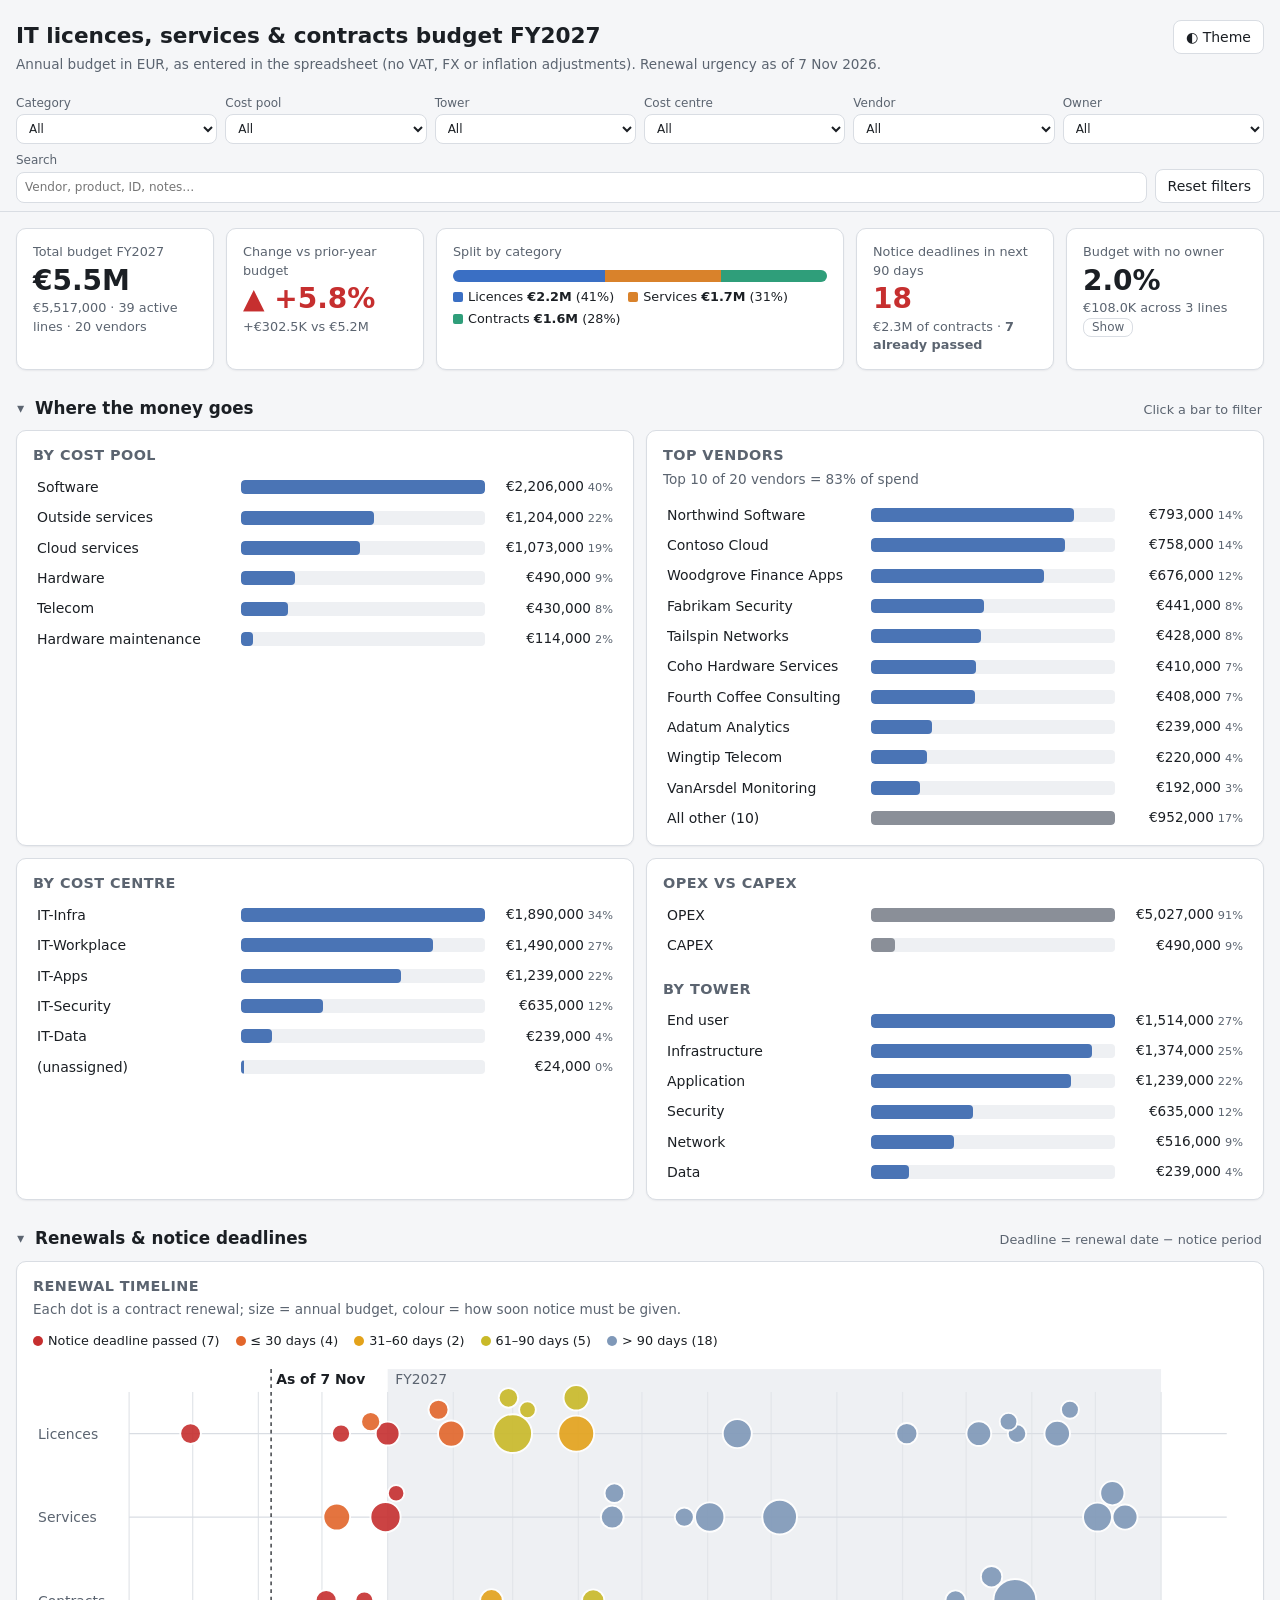
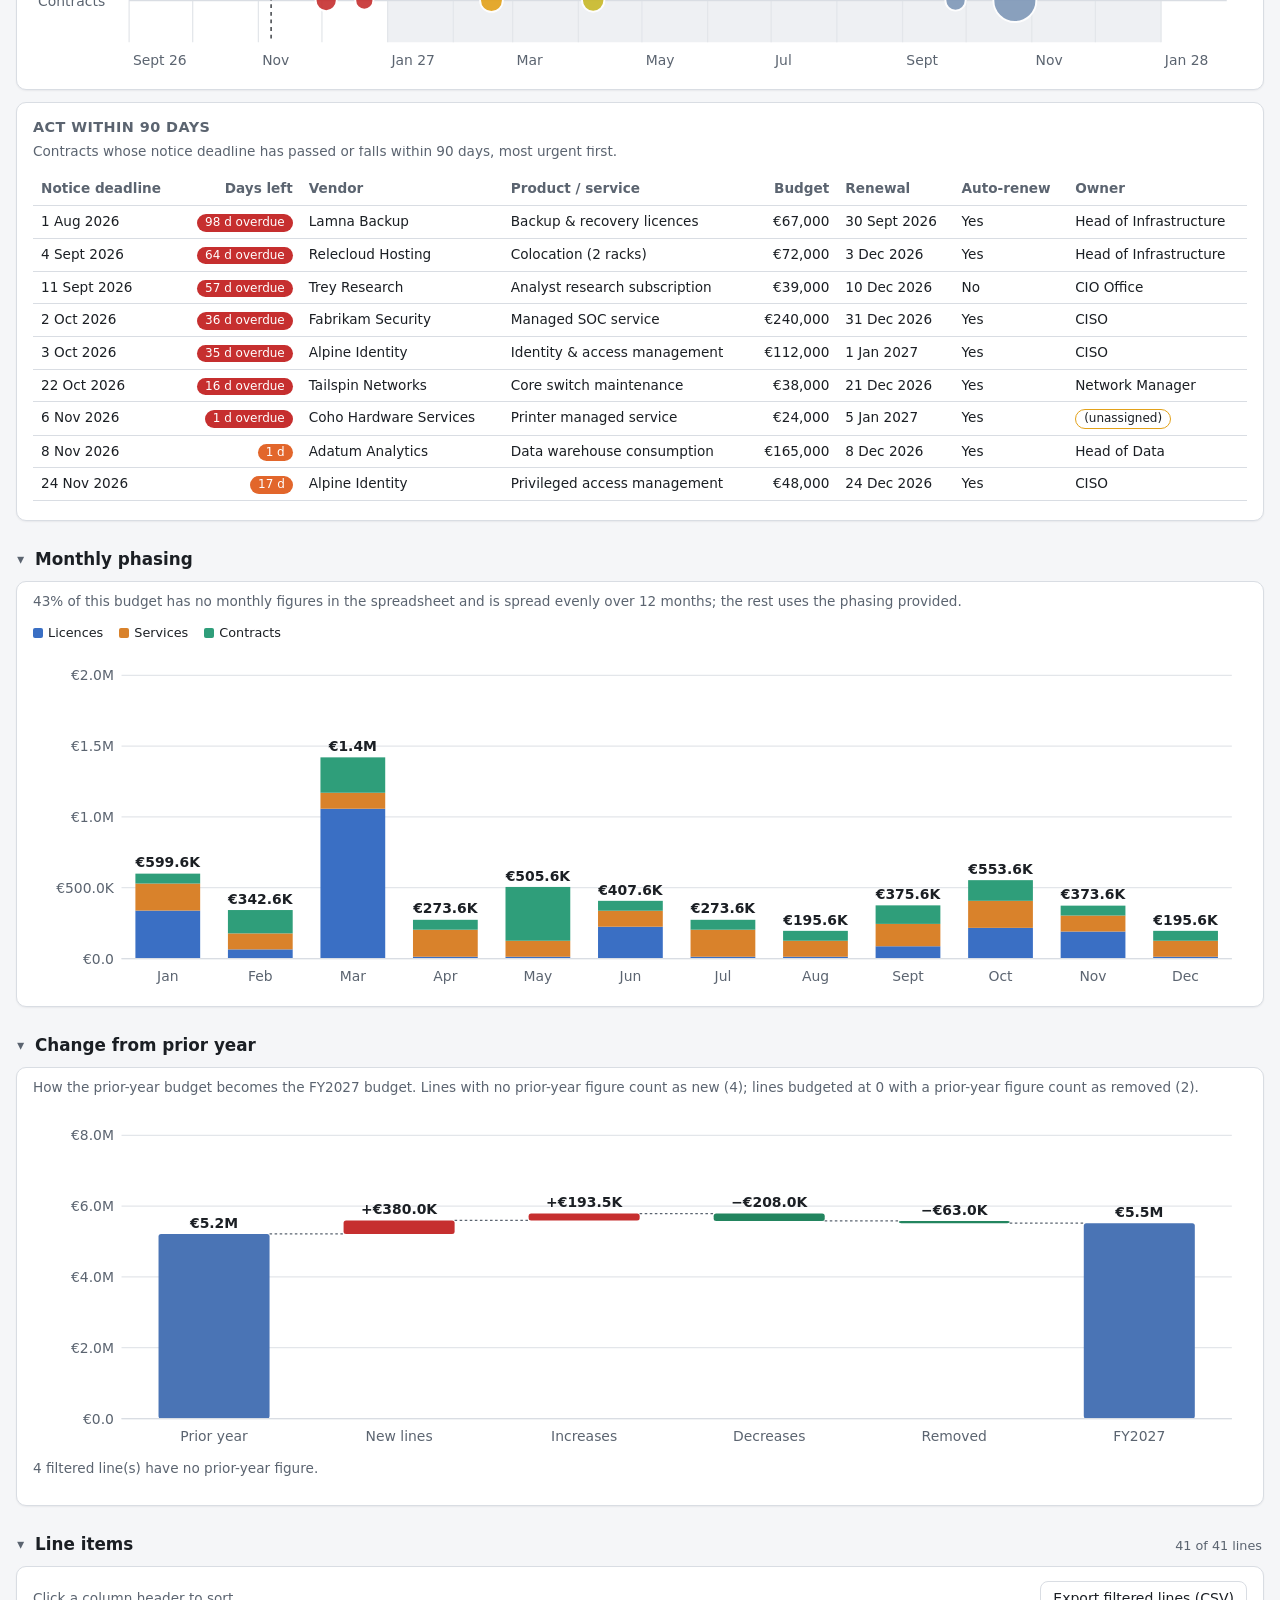
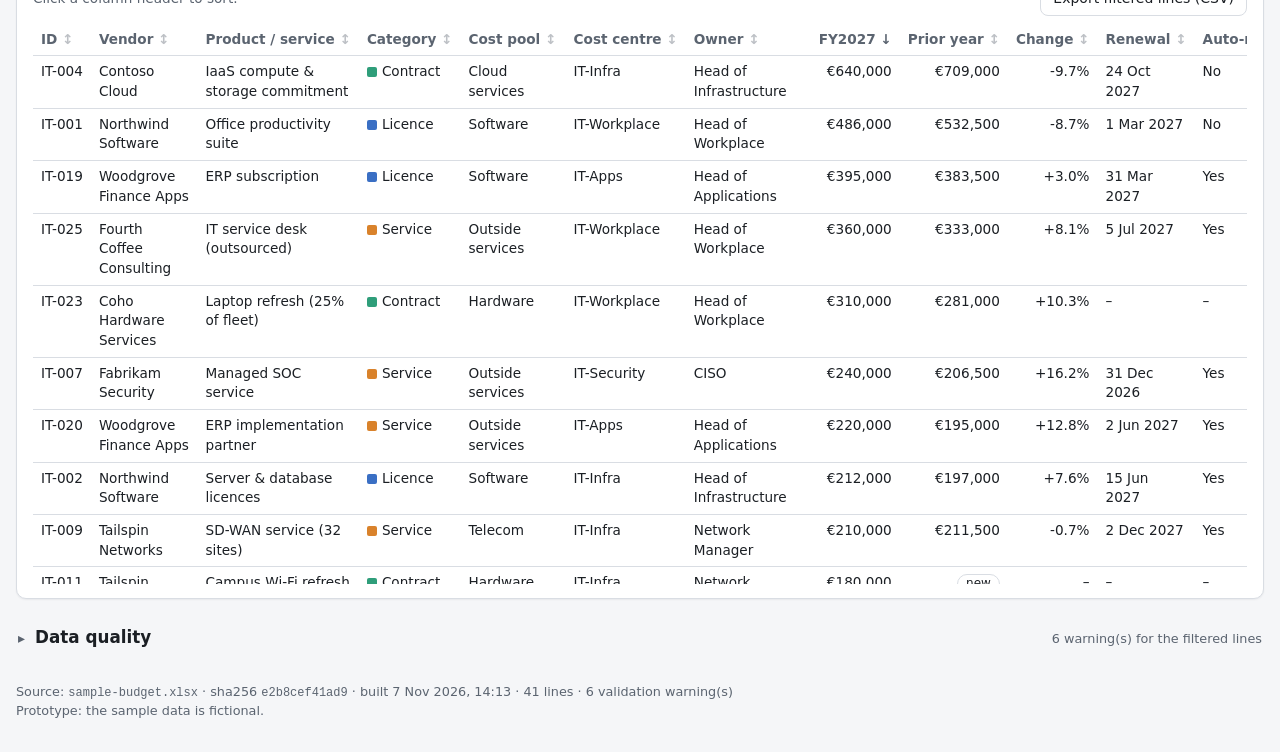
<file: projects/it-budget-dashboard/site/index.html>
<!doctype html>
<html lang="en">
<head>
  <meta charset="utf-8">
  <meta name="viewport" content="width=device-width, initial-scale=1">
  <title>IT Budget Dashboard</title>
  <meta name="description" content="Corporate IT licences, services and contracts budget for the coming year.">
  <link rel="stylesheet" href="styles.css">
</head>
<body>
  <a class="skip" href="#lines">Skip to line items</a>

  <header class="page-header">
    <div>
      <h1>IT licences, services &amp; contracts budget <span id="budget-year"></span></h1>
      <p class="basis" id="cost-basis"></p>
    </div>
    <button type="button" class="theme-toggle" id="theme-toggle" aria-label="Toggle light or dark theme">◐ Theme</button>
  </header>

  <!-- Global filters: the equivalent of dashboard template variables. Every view below respects them. -->
  <section class="filters" aria-label="Filters">
    <div class="filter-grid" id="filter-grid"></div>
    <div class="filter-actions">
      <label class="search">
        <span>Search</span>
        <input type="search" id="filter-q" placeholder="Vendor, product, ID, notes…" autocomplete="off">
      </label>
      <button type="button" id="filter-reset" class="btn-secondary">Reset filters</button>
    </div>
    <div class="chips" id="active-chips" aria-live="polite"></div>
  </section>

  <main>
    <!-- 1. Headline numbers -->
    <section class="kpis" id="kpis" aria-label="Headline figures"></section>

    <!-- 2. Where the money goes -->
    <details class="section" open>
      <summary><h2>Where the money goes</h2><span class="hint">Click a bar to filter</span></summary>
      <div class="grid grid-2">
        <article class="card"><h3>By cost pool</h3><div id="chart-pool" class="hbars"></div></article>
        <article class="card"><h3>Top vendors</h3><p class="sub" id="vendor-concentration"></p><div id="chart-vendor" class="hbars"></div></article>
        <article class="card"><h3>By cost centre</h3><div id="chart-cc" class="hbars"></div></article>
        <article class="card"><h3>OPEX vs CAPEX</h3><div id="chart-capex" class="hbars"></div>
          <h3 class="mt">By tower</h3><div id="chart-tower" class="hbars"></div></article>
      </div>
    </details>

    <!-- 3. Renewals -->
    <details class="section" open>
      <summary><h2>Renewals &amp; notice deadlines</h2><span class="hint">Deadline = renewal date − notice period</span></summary>
      <article class="card">
        <h3>Renewal timeline</h3>
        <p class="sub">Each dot is a contract renewal; size = annual budget, colour = how soon notice must be given.</p>
        <div class="legend" id="urgency-legend"></div>
        <div id="chart-timeline" class="svg-wrap"></div>
      </article>
      <article class="card">
        <h3>Act within 90 days</h3>
        <div class="table-wrap"><table id="table-renewals"></table></div>
      </article>
    </details>

    <!-- 4. Phasing -->
    <details class="section" open>
      <summary><h2>Monthly phasing</h2></summary>
      <article class="card">
        <p class="sub" id="phasing-note"></p>
        <div class="legend" id="category-legend"></div>
        <div id="chart-phasing" class="svg-wrap"></div>
      </article>
    </details>

    <!-- 5. Year over year -->
    <details class="section" open>
      <summary><h2>Change from prior year</h2></summary>
      <article class="card">
        <p class="sub" id="bridge-note"></p>
        <div id="chart-bridge" class="svg-wrap"></div>
      </article>
    </details>

    <!-- 6. Line items -->
    <details class="section" open id="lines">
      <summary><h2>Line items</h2><span class="hint" id="line-count"></span></summary>
      <article class="card">
        <div class="table-toolbar">
          <span class="sub">Click a column header to sort.</span>
          <button type="button" id="export-csv" class="btn-secondary">Export filtered lines (CSV)</button>
        </div>
        <div class="table-wrap tall"><table id="table-lines"></table></div>
      </article>
    </details>

    <!-- 7. Data quality -->
    <details class="section" id="quality">
      <summary><h2>Data quality</h2><span class="hint" id="quality-hint"></span></summary>
      <div class="grid grid-2">
        <article class="card"><h3>Coverage</h3><div id="quality-metrics" class="hbars"></div></article>
        <article class="card"><h3>Validation warnings</h3><div class="table-wrap"><table id="table-issues"></table></div></article>
      </div>
    </details>
  </main>

  <footer class="page-footer" id="footer"></footer>
  <div class="tooltip" id="tooltip" role="tooltip" hidden></div>

  <script src="data.js"></script>
  <script src="app.js"></script>
</body>
</html>
</file>
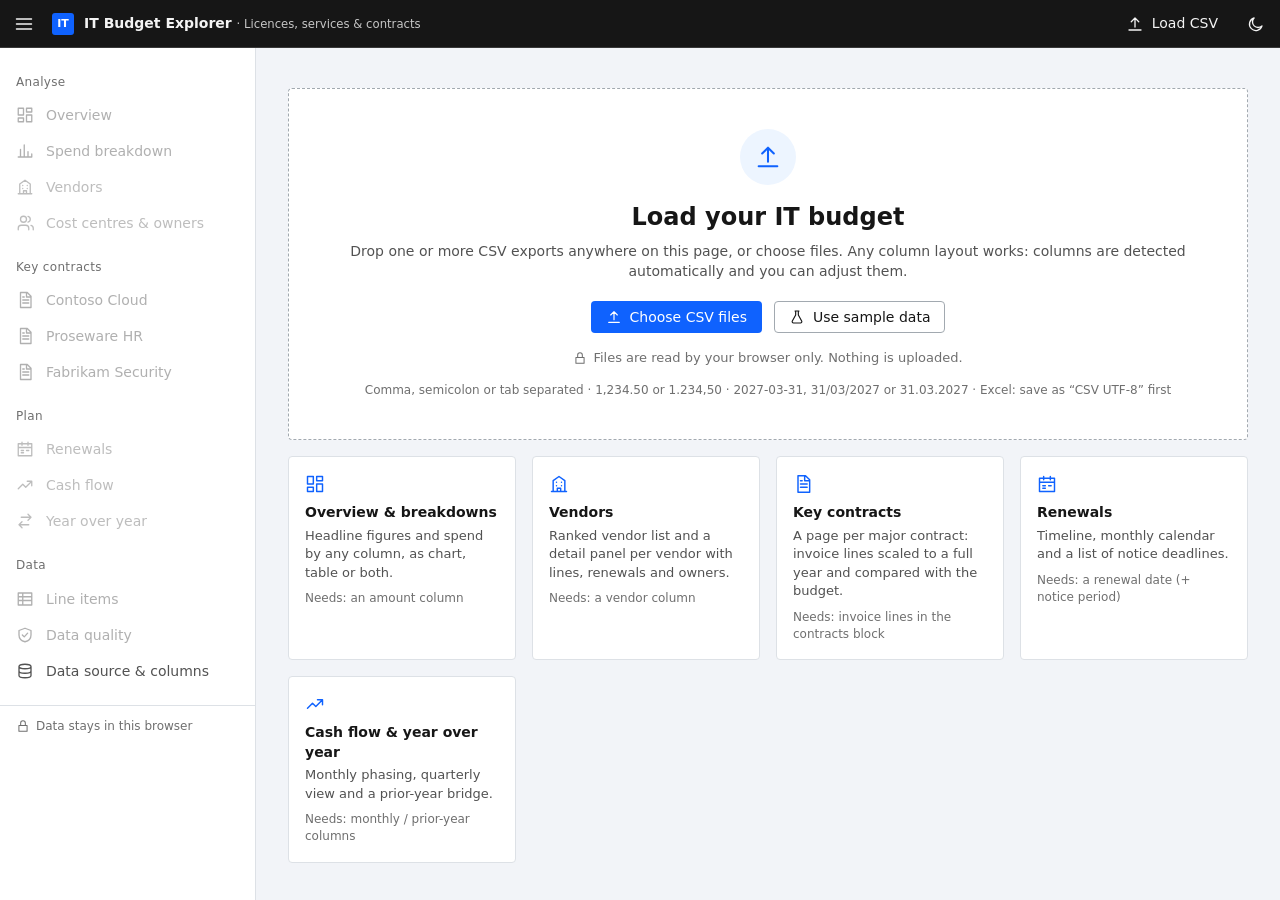
<file: projects/it-budget-dashboard/explorer/budget-explorer.html>
<!doctype html>
<html lang="en">
<head>
<meta charset="utf-8">
<meta name="viewport" content="width=device-width, initial-scale=1">
<title>IT Budget Explorer</title>
<meta name="description" content="Explore an IT budget for licences, services and hardware from any CSV, with invoice-based pages for key contracts. Runs entirely in the browser.">
<style>
/* =====================================================================
   Design tokens. Structure follows IBM Carbon (UI shell, data table,
   tags, categorical palette) and Fluent 2 (overlay drawer). No external
   fonts or libraries, so the page works offline on a locked-down network.
   ===================================================================== */
:root {
  --font: "IBM Plex Sans", "Segoe UI", system-ui, -apple-system, Roboto, "Helvetica Neue", Arial, sans-serif;
  --bg:#f2f4f8; --layer:#ffffff; --layer-2:#f6f7f9; --layer-hover:#e8ebef; --selected:#e0e6ee;
  --border:#dde1e6; --border-strong:#a2a9b0; --text:#161616; --text-2:#525252; --text-3:#6f6f6f;
  --primary:#0f62fe; --primary-hover:#0050e6; --primary-weak:#edf5ff; --link:#0f62fe; --on-primary:#ffffff;
  --header:#161616; --header-text:#f4f4f4; --header-2:#c6c6c6; --header-hover:#2c2c2c; --header-border:#393939;
  --nav-bg:#ffffff; --scrim:rgba(22,22,22,.5);
  --bar:#0f62fe; --other:#a8a8a8; --grid:#e8e8e8; --up:#da1e28; --down:#198038;
  --run:#0f62fe; --grow:#8a3ffc; --transform:#007d79; --rgt-ink:#ffffff;
  --c1:#6929c4; --c2:#1192e8; --c3:#005d5d; --c4:#9f1853; --c5:#fa4d56; --c6:#570408; --c7:#198038; --c8:#002d9c;
  --c9:#ee538b; --c10:#b28600; --c11:#009d9a; --c12:#012749; --c13:#8a3800; --c14:#a56eff;
  --urg-passed:#da1e28; --urg-30:#eb6200; --urg-60:#d2a106; --urg-90:#8d8d8d; --urg-later:#78a9ff;
  --tag-red-bg:#ffd7d9; --tag-red:#a2191f; --tag-orange-bg:#ffe2cc; --tag-orange:#8a3800;
  --tag-yellow-bg:#fcf4d6; --tag-yellow:#684e00; --tag-green-bg:#defbe6; --tag-green:#0e6027;
  --tag-blue-bg:#d0e2ff; --tag-blue:#0043ce; --tag-gray-bg:#e0e0e0; --tag-gray:#393939;
  --tag-purple-bg:#e8daff; --tag-purple:#6929c4;
  --shadow-drawer:-8px 0 24px rgba(0,0,0,.18); --radius:4px; color-scheme:light;
}
@media (prefers-color-scheme: dark) { :root:not([data-theme="light"]) {
  --bg:#161616; --layer:#262626; --layer-2:#2e2e2e; --layer-hover:#333333; --selected:#393939;
  --border:#393939; --border-strong:#6f6f6f; --text:#f4f4f4; --text-2:#c6c6c6; --text-3:#8d8d8d;
  --primary:#0f62fe; --primary-hover:#0353e9; --primary-weak:#0b2350; --link:#78a9ff;
  --header:#161616; --header-border:#393939; --nav-bg:#1e1e1e; --scrim:rgba(0,0,0,.6);
  --bar:#4589ff; --other:#6f6f6f; --grid:#333333; --up:#fa4d56; --down:#42be65;
  --run:#78a9ff; --grow:#be95ff; --transform:#3ddbd9; --rgt-ink:#161616;
  --c1:#8a3ffc; --c2:#33b1ff; --c3:#08bdba; --c4:#ff7eb6; --c5:#fa4d56; --c6:#d4bbff; --c7:#6fdc8c; --c8:#4589ff;
  --c9:#d12771; --c10:#d2a106; --c11:#007d79; --c12:#bae6ff; --c13:#ba4e00; --c14:#be95ff;
  --urg-later:#4589ff;
  --tag-red-bg:#a2191f; --tag-red:#ffd7d9; --tag-orange-bg:#8a3800; --tag-orange:#ffe2cc;
  --tag-yellow-bg:#684e00; --tag-yellow:#fcf4d6; --tag-green-bg:#0e6027; --tag-green:#defbe6;
  --tag-blue-bg:#0043ce; --tag-blue:#d0e2ff; --tag-gray-bg:#525252; --tag-gray:#f4f4f4;
  --tag-purple-bg:#6929c4; --tag-purple:#e8daff; --shadow-drawer:-8px 0 24px rgba(0,0,0,.5); color-scheme:dark; } }
:root[data-theme="dark"] {
  --bg:#161616; --layer:#262626; --layer-2:#2e2e2e; --layer-hover:#333333; --selected:#393939;
  --border:#393939; --border-strong:#6f6f6f; --text:#f4f4f4; --text-2:#c6c6c6; --text-3:#8d8d8d;
  --primary:#0f62fe; --primary-hover:#0353e9; --primary-weak:#0b2350; --link:#78a9ff;
  --header:#161616; --header-border:#393939; --nav-bg:#1e1e1e; --scrim:rgba(0,0,0,.6);
  --bar:#4589ff; --other:#6f6f6f; --grid:#333333; --up:#fa4d56; --down:#42be65;
  --run:#78a9ff; --grow:#be95ff; --transform:#3ddbd9; --rgt-ink:#161616;
  --c1:#8a3ffc; --c2:#33b1ff; --c3:#08bdba; --c4:#ff7eb6; --c5:#fa4d56; --c6:#d4bbff; --c7:#6fdc8c; --c8:#4589ff;
  --c9:#d12771; --c10:#d2a106; --c11:#007d79; --c12:#bae6ff; --c13:#ba4e00; --c14:#be95ff;
  --urg-later:#4589ff;
  --tag-red-bg:#a2191f; --tag-red:#ffd7d9; --tag-orange-bg:#8a3800; --tag-orange:#ffe2cc;
  --tag-yellow-bg:#684e00; --tag-yellow:#fcf4d6; --tag-green-bg:#0e6027; --tag-green:#defbe6;
  --tag-blue-bg:#0043ce; --tag-blue:#d0e2ff; --tag-gray-bg:#525252; --tag-gray:#f4f4f4;
  --tag-purple-bg:#6929c4; --tag-purple:#e8daff; --shadow-drawer:-8px 0 24px rgba(0,0,0,.5); color-scheme:dark; }

* { box-sizing:border-box; }
html, body { height:100%; }
body { margin:0; background:var(--bg); color:var(--text); font:14px/1.43 var(--font); font-variant-numeric:tabular-nums; -webkit-text-size-adjust:100%; }
button, input, select { font:inherit; color:inherit; }
button { cursor:pointer; }
a { color:var(--link); text-decoration:none; } a:hover { text-decoration:underline; }
:focus-visible { outline:2px solid var(--primary); outline-offset:-2px; }
[hidden] { display:none !important; }
.icon { flex:none; vertical-align:middle; }

/* ---------- shell ---------- */
.shell { display:grid; grid-template-rows:48px minmax(0,1fr); grid-template-columns:256px minmax(0,1fr); height:100vh; }
body.nav-collapsed .shell { grid-template-columns:48px minmax(0,1fr); }
.topbar { grid-column:1 / -1; display:flex; align-items:center; background:var(--header); color:var(--header-text); border-bottom:1px solid var(--header-border); min-width:0; }
.tb-btn { height:48px; min-width:48px; display:inline-flex; align-items:center; justify-content:center; gap:8px; background:none; border:0; color:var(--header-text); padding:0 14px; }
.tb-btn:hover { background:var(--header-hover); }
.tb-btn:focus-visible { outline:2px solid #fff; outline-offset:-2px; }
.brand { display:flex; align-items:center; gap:10px; padding:0 16px 0 4px; font-weight:600; white-space:nowrap; min-width:0; overflow:hidden; }
.brand-mark { width:22px; height:22px; border-radius:3px; background:var(--primary); display:grid; place-items:center; font-size:11px; font-weight:700; color:#fff; flex:none; }
.brand small { font-weight:400; color:var(--header-2); }
.dataset { display:flex; align-items:center; gap:8px; min-width:0; padding:0 16px; border-left:1px solid var(--header-border); height:100%; color:var(--header-2); font-size:13px; }
.dataset span { overflow:hidden; text-overflow:ellipsis; white-space:nowrap; }
.tb-spacer { flex:1; }

.sidenav { grid-row:2; background:var(--nav-bg); border-right:1px solid var(--border); overflow-y:auto; overflow-x:hidden; padding:8px 0 16px; }
.nav-group { margin-top:12px; }
.nav-h { font-size:12px; color:var(--text-3); padding:6px 16px; letter-spacing:.32px; white-space:nowrap; }
.nav-a { position:relative; display:flex; align-items:center; gap:12px; height:36px; padding:0 16px; color:var(--text-2); text-decoration:none !important; white-space:nowrap; }
.nav-a:hover { background:var(--layer-hover); color:var(--text); }
.nav-a[aria-current="page"] { background:var(--selected); color:var(--text); font-weight:600; }
.nav-a[aria-current="page"]::before { content:""; position:absolute; left:0; top:0; bottom:0; width:3px; background:var(--primary); }
.nav-a.muted { color:var(--text-3); }
.nav-a.disabled { pointer-events:none; opacity:.45; }
.nav-a .nav-l { flex:1; overflow:hidden; text-overflow:ellipsis; }
.nav-badge { font-size:11px; font-weight:600; min-width:20px; height:18px; padding:0 6px; border-radius:9px; display:inline-grid; place-items:center; background:var(--tag-gray-bg); color:var(--tag-gray); }
.nav-badge.red { background:var(--urg-passed); color:#fff; }
body.nav-collapsed .nav-h, body.nav-collapsed .nav-l, body.nav-collapsed .nav-badge { display:none; }
body.nav-collapsed .nav-a { padding:0; justify-content:center; }
.nav-foot { border-top:1px solid var(--border); margin-top:16px; padding:12px 16px; font-size:12px; color:var(--text-3); display:flex; gap:6px; align-items:center; }
body.nav-collapsed .nav-foot { display:none; }
.nav-scrim { display:none; }

.main { grid-row:2; overflow:auto; min-width:0; }
.page { max-width:1480px; margin:0 auto; padding:16px 32px 48px; }

@media (max-width:1055px) {
  .shell, body.nav-collapsed .shell { grid-template-columns:minmax(0,1fr); }
  .sidenav { position:fixed; top:48px; bottom:0; left:0; width:256px; z-index:40; transform:translateX(-100%); transition:transform .18s ease; }
  body.nav-open .sidenav { transform:none; box-shadow:8px 0 24px rgba(0,0,0,.2); }
  body.nav-open .nav-scrim { display:block; position:fixed; inset:48px 0 0 0; background:var(--scrim); z-index:39; }
  body.nav-collapsed .nav-h, body.nav-collapsed .nav-l, body.nav-collapsed .nav-badge { display:revert; }
  body.nav-collapsed .nav-foot { display:flex; }
  body.nav-collapsed .nav-a { padding:0 16px; justify-content:flex-start; }
  .page { padding:12px 16px 40px; }
  .dataset { display:none; }
}
@media (max-width:560px) { .brand small, .tb-label { display:none; } }

/* ---------- page header ---------- */
.crumbs { font-size:12px; color:var(--text-3); display:flex; gap:6px; align-items:center; flex-wrap:wrap; margin:4px 0 6px; }
.crumbs a { color:var(--text-2); }
.page-head { display:flex; justify-content:space-between; align-items:flex-end; gap:16px; flex-wrap:wrap; margin-bottom:12px; }
.page-t { font-size:24px; line-height:32px; font-weight:600; margin:0; }
.page-s { color:var(--text-2); margin:4px 0 0; max-width:900px; }
.page-a { display:flex; gap:8px; flex-wrap:wrap; }

/* ---------- buttons, inputs, tags ---------- */
.btn { display:inline-flex; align-items:center; gap:8px; height:32px; padding:0 14px; border-radius:var(--radius); border:1px solid transparent; font-size:14px; white-space:nowrap; text-decoration:none !important; }
.btn.primary { background:var(--primary); color:var(--on-primary); }
.btn.primary:hover { background:var(--primary-hover); }
.btn.secondary { background:var(--layer); border-color:var(--border-strong); color:var(--text); }
.btn.secondary:hover { background:var(--layer-hover); }
.btn.ghost { background:none; color:var(--link); padding:0 10px; }
.btn.ghost:hover { background:var(--layer-hover); }
.btn.sm { height:26px; padding:0 10px; font-size:13px; }
.btn:disabled { opacity:.45; cursor:not-allowed; }
.icon-btn { width:32px; height:32px; display:inline-grid; place-items:center; border:0; background:none; border-radius:var(--radius); color:var(--text-2); }
.icon-btn:hover:not(:disabled) { background:var(--layer-hover); color:var(--text); }
.icon-btn:disabled { opacity:.35; cursor:not-allowed; }
.select, .input { height:32px; border:1px solid var(--border); border-bottom-color:var(--border-strong); background:var(--layer-2); border-radius:2px; padding:0 8px; min-width:0; width:100%; color:var(--text); }
.select:hover, .input:hover { background:var(--layer-hover); }
.input-icon { position:relative; display:block; }
.input-icon .icon { position:absolute; left:8px; top:8px; color:var(--text-3); pointer-events:none; }
.input-icon .input { padding-left:30px; }
.tag { display:inline-flex; align-items:center; gap:4px; height:20px; padding:0 8px; border-radius:10px; font-size:12px; font-weight:500; white-space:nowrap; background:var(--tag-gray-bg); color:var(--tag-gray); }
.tag.red { background:var(--tag-red-bg); color:var(--tag-red); } .tag.orange { background:var(--tag-orange-bg); color:var(--tag-orange); }
.tag.yellow { background:var(--tag-yellow-bg); color:var(--tag-yellow); } .tag.green { background:var(--tag-green-bg); color:var(--tag-green); }
.tag.blue { background:var(--tag-blue-bg); color:var(--tag-blue); } .tag.purple { background:var(--tag-purple-bg); color:var(--tag-purple); }
.seg { display:inline-flex; border:1px solid var(--border-strong); border-radius:var(--radius); overflow:hidden; flex-wrap:wrap; }
.seg button { border:0; background:var(--layer); height:30px; padding:0 12px; font-size:13px; color:var(--text-2); border-right:1px solid var(--border); }
.seg button:last-child { border-right:0; }
.seg button:hover { background:var(--layer-hover); }
.seg button[aria-pressed="true"] { background:var(--primary-weak); color:var(--link); font-weight:600; box-shadow:inset 0 -2px 0 var(--primary); }
.seg .n { color:var(--text-3); font-weight:400; margin-left:6px; }
.tabs { display:flex; border-bottom:1px solid var(--border); margin-bottom:16px; overflow-x:auto; }
.tabs button { background:none; border:0; height:40px; padding:0 16px; color:var(--text-2); border-bottom:2px solid transparent; margin-bottom:-1px; white-space:nowrap; }
.tabs button:hover { color:var(--text); background:var(--layer-hover); }
.tabs button[aria-selected="true"] { color:var(--text); font-weight:600; border-bottom-color:var(--primary); }
.swatch { display:inline-block; width:10px; height:10px; border-radius:2px; flex:none; }
.dot-sw { display:inline-block; width:10px; height:10px; border-radius:50%; flex:none; }
.sw-label { display:inline-flex; gap:6px; align-items:center; }

/* ---------- filter bar (Fiori-style filter header) ---------- */
.filterbar { position:sticky; top:0; z-index:10; background:var(--bg); padding:10px 0 12px; margin-bottom:16px; border-bottom:1px solid var(--border); }
.fb-row { display:grid; grid-template-columns:repeat(auto-fit, minmax(150px, 1fr)); gap:8px 12px; align-items:end; }
.fb-field { display:flex; flex-direction:column; gap:4px; min-width:0; }
.fb-l { font-size:12px; color:var(--text-2); overflow:hidden; text-overflow:ellipsis; white-space:nowrap; }
.fb-search { grid-column:span 2; }
.fb-actions { display:flex; gap:4px; align-items:center; }
.fb-chips { display:flex; flex-wrap:wrap; gap:6px; margin-top:10px; align-items:center; font-size:12px; color:var(--text-3); }
.chip { display:inline-flex; align-items:center; gap:6px; height:24px; padding:0 4px 0 10px; border-radius:12px; background:var(--tag-blue-bg); color:var(--tag-blue); border:0; font-size:12px; }
.chip .x { display:inline-grid; place-items:center; width:18px; height:18px; border-radius:50%; }
.chip:hover .x { background:rgba(0,0,0,.12); }
@media (max-width:640px) { .fb-search { grid-column:1 / -1; } .filterbar { position:static; } }

/* ---------- cards, KPIs ---------- */
.grid { display:grid; gap:16px; margin-bottom:16px; }
.g2 { grid-template-columns:repeat(auto-fit, minmax(min(100%, 480px), 1fr)); }
.card { background:var(--layer); border:1px solid var(--border); border-radius:var(--radius); min-width:0; display:flex; flex-direction:column; }
.grid > .card, .grid > section { min-width:0; }
.card + .card { margin-top:16px; }
.grid > .card + .card { margin-top:0; }
.card-h { display:flex; justify-content:space-between; align-items:flex-start; gap:12px; padding:14px 16px 0; }
.card-t { font-size:16px; line-height:22px; font-weight:600; margin:0; }
.card-s { font-size:12px; color:var(--text-3); margin:2px 0 0; }
.card-a { display:flex; gap:8px; align-items:center; flex-wrap:wrap; }
.card-b { padding:12px 16px 16px; flex:1; min-width:0; }
.card-b.flush { padding:12px 0 0; }
.card-f { border-top:1px solid var(--border); padding:10px 16px; font-size:13px; display:flex; justify-content:flex-end; gap:8px; align-items:center; }
.link { display:inline-flex; align-items:center; gap:4px; }

.kpis { display:grid; grid-template-columns:repeat(auto-fit, minmax(200px, 1fr)); gap:16px; margin-bottom:16px; }
.kpi { background:var(--layer); border:1px solid var(--border); border-radius:var(--radius); padding:14px 16px 12px; position:relative; min-width:0; display:flex; flex-direction:column; overflow:hidden; }
.kpi::before { content:""; position:absolute; left:0; top:0; right:0; height:3px; background:var(--kpi-accent, transparent); }
.kpi.alert { --kpi-accent:var(--urg-passed); }
.kpi-l { font-size:12px; color:var(--text-2); display:flex; justify-content:space-between; gap:6px; }
.kpi-v { font-size:28px; line-height:36px; font-weight:600; margin:4px 0 2px; overflow-wrap:anywhere; }
.kpi-m { display:flex; gap:8px; align-items:center; flex-wrap:wrap; font-size:12px; color:var(--text-3); min-height:20px; }
.kpi .spark { margin-top:auto; padding-top:8px; }
a.kpi { color:inherit; text-decoration:none; } a.kpi:hover { border-color:var(--border-strong); background:var(--layer-2); }

/* ---------- bars ---------- */
.hbars { display:grid; gap:2px; }
.hb { display:grid; grid-template-columns:minmax(90px, 30%) minmax(40px,1fr) 92px 42px; align-items:center; gap:10px; background:none; border:0; padding:4px 6px; border-radius:2px; text-align:left; width:100%; min-height:28px; }
button.hb:hover { background:var(--layer-hover); }
.hb.active { background:var(--primary-weak); box-shadow:inset 3px 0 0 var(--primary); }
.hb-name { overflow:hidden; text-overflow:ellipsis; white-space:nowrap; font-size:13px; }
button.hb-name { background:none; border:0; padding:0; text-align:left; color:var(--link); }
.hb-track { height:12px; background:var(--layer-2); overflow:hidden; display:flex; }
.hb-fill { display:block; height:100%; background:var(--bar); flex:none; }
.hb.static .hb-fill { background:var(--other); }
.hb-val { text-align:right; font-size:13px; }
.hb-pct { text-align:right; font-size:12px; color:var(--text-3); }
.stack { display:flex; height:12px; overflow:hidden; background:var(--layer-2); width:100%; }
.stack span { display:block; height:100%; min-width:0; }
.stack.tall { height:20px; }
.stack.mini { height:8px; width:96px; display:inline-flex; vertical-align:middle; }
.stack-seg:hover, .stack-seg:focus { filter:brightness(1.15); outline:none; }
.legend { display:flex; flex-wrap:wrap; gap:6px 16px; font-size:12px; color:var(--text-2); margin-bottom:10px; align-items:center; }
.legend > span { display:inline-flex; align-items:center; gap:6px; }
.empty-mini { color:var(--text-3); font-size:13px; padding:12px 0; }
@media (max-width:640px) { .hb { grid-template-columns:minmax(80px, 38%) 1fr 84px; } .hb-pct { display:none; } }

/* ---------- charts ---------- */
.chart { width:100%; overflow-x:auto; }
.chart svg { display:block; width:100%; height:auto; min-width:560px; }
.chart.small svg { min-width:0; }
svg text { fill:var(--text-3); font-size:11px; font-family:var(--font); }
svg .gridline { stroke:var(--grid); }
svg .axis { stroke:var(--border-strong); }
svg .today { stroke:var(--text); stroke-dasharray:3 3; }
svg .today-label { fill:var(--text); font-weight:600; }
svg .bar-label { fill:var(--text-2); font-weight:600; }
svg .connector { stroke:var(--text-3); stroke-dasharray:2 2; }
svg .ref { stroke:var(--text-3); stroke-dasharray:4 3; }
svg .line { fill:none; stroke:var(--text); stroke-width:2; }
svg .line-pt { fill:var(--layer); stroke:var(--text); stroke-width:1.5; }
svg .dot { stroke:var(--layer); stroke-width:1.5; cursor:pointer; }
svg .dot:hover, svg .dot:focus { stroke:var(--text); outline:none; }
svg [tabindex]:focus { outline:none; stroke:var(--text); stroke-width:1.5; }
svg rect[tabindex] { cursor:pointer; }
svg .band { fill:var(--layer-2); }
.spark svg { width:100%; height:32px; display:block; }
.spark .area { fill:var(--primary-weak); } .spark .ln { fill:none; stroke:var(--primary); stroke-width:1.5; }

/* ---------- data table (Carbon-style) ---------- */
.dt-wrap { overflow:auto; max-height:var(--dt-max, none); border-top:1px solid var(--border); }
table.dt { border-collapse:separate; border-spacing:0; width:100%; font-size:13px; }
.dt th { position:sticky; top:0; z-index:2; background:var(--layer-2); color:var(--text); font-weight:600; text-align:left; height:36px; padding:0 12px; border-bottom:1px solid var(--border); white-space:nowrap; }
.dt td { padding:10px 12px; border-bottom:1px solid var(--border); vertical-align:top; }
.dt.compact td { padding:6px 12px; }
.dt tbody tr:hover td { background:var(--layer-hover); }
.dt tr.clickable { cursor:pointer; }
.dt tr.clickable:focus-visible { outline:2px solid var(--primary); outline-offset:-2px; }
.dt tr.hl td { background:var(--tag-yellow-bg); }
.dt tfoot td { position:sticky; bottom:0; background:var(--layer-2); font-weight:600; border-top:1px solid var(--border-strong); border-bottom:0; height:36px; padding:0 12px; white-space:nowrap; }
.dt .num { text-align:right; white-space:nowrap; }
.dt .strong { font-weight:600; }
.dt .muted, .muted { color:var(--text-3); }
.dt .wrap { min-width:180px; }
.dt .sort { background:none; border:0; padding:0; font-weight:600; display:inline-flex; gap:4px; align-items:center; color:inherit; }
.dt .sort::after { content:"⇅"; font-size:11px; color:var(--text-3); }
.dt .sort[aria-sort="ascending"]::after { content:"↑"; color:var(--text); }
.dt .sort[aria-sort="descending"]::after { content:"↓"; color:var(--text); }
.dt .empty-cell { text-align:center; color:var(--text-3); padding:24px; }
.heat { position:relative; display:block; }
.heat > i { position:absolute; inset:-3px -6px; background:var(--primary); border-radius:2px; pointer-events:none; }
.heat > span { position:relative; }
.table-bar { display:flex; justify-content:space-between; align-items:center; gap:12px; flex-wrap:wrap; padding:0 16px 12px; font-size:13px; color:var(--text-2); }
.pager { display:flex; align-items:center; gap:8px; justify-content:flex-end; padding:8px 16px; border-top:1px solid var(--border); font-size:13px; color:var(--text-2); flex-wrap:wrap; }
.pager .select { width:auto; height:28px; }

/* ---------- renewals calendar ---------- */
.cal { display:grid; grid-template-columns:repeat(auto-fill, minmax(230px, 1fr)); gap:12px; }
.cal-m { border:1px solid var(--border); border-radius:var(--radius); background:var(--layer); display:flex; flex-direction:column; min-width:0; }
.cal-m.over { border-color:var(--urg-passed); box-shadow:inset 0 3px 0 var(--urg-passed); }
.cal-h { display:flex; justify-content:space-between; align-items:center; padding:10px 12px; border-bottom:1px solid var(--border); background:var(--layer-2); }
.cal-v { font-size:20px; font-weight:600; padding:8px 12px 2px; }
.cal-list { list-style:none; margin:0; padding:4px 0 8px; }
.cal-list button { width:100%; display:flex; gap:8px; justify-content:space-between; align-items:center; border:0; background:none; padding:4px 12px; font-size:12px; text-align:left; }
.cal-list button:hover { background:var(--layer-hover); }
.cal-list .nm { overflow:hidden; text-overflow:ellipsis; white-space:nowrap; flex:1; }
.cal-more { font-size:12px; color:var(--text-3); padding:0 12px 10px; }
.cal-empty { color:var(--text-3); font-size:12px; padding:8px 12px 12px; }

/* ---------- drawer (Fluent 2 overlay drawer) ---------- */
.scrim { position:fixed; inset:0; background:var(--scrim); z-index:60; }
.drawer { position:fixed; top:0; right:0; bottom:0; width:min(560px, 100vw); background:var(--layer); z-index:61; display:flex; flex-direction:column; box-shadow:var(--shadow-drawer); animation:slidein .18s ease; }
@keyframes slidein { from { transform:translateX(24px); opacity:.6; } to { transform:none; opacity:1; } }
.drawer-h { display:flex; justify-content:space-between; align-items:flex-start; gap:12px; padding:16px 16px 12px 24px; border-bottom:1px solid var(--border); }
.drawer-t { margin:0; font-size:20px; line-height:28px; font-weight:600; }
.drawer-s { margin:2px 0 0; color:var(--text-2); font-size:13px; }
.drawer-b { flex:1; overflow-y:auto; padding:16px 24px 24px; }
.drawer-f { display:flex; gap:8px; justify-content:flex-end; padding:12px 24px; border-top:1px solid var(--border); background:var(--layer-2); flex-wrap:wrap; }
.d-sec { margin-top:20px; }
.d-sec h3 { font-size:14px; font-weight:600; margin:0 0 8px; }
.stats { display:grid; grid-template-columns:repeat(auto-fit, minmax(120px, 1fr)); gap:1px; background:var(--border); border:1px solid var(--border); }
.stat { background:var(--layer); padding:10px 12px; }
.stat-l { font-size:12px; color:var(--text-3); }
.stat-v { font-size:18px; font-weight:600; margin-top:2px; }
dl.kv { display:grid; grid-template-columns:minmax(120px, 40%) 1fr; margin:0; font-size:13px; }
dl.kv dt, dl.kv dd { padding:6px 0; border-bottom:1px solid var(--border); margin:0; }
dl.kv dt { color:var(--text-2); padding-right:12px; }
dl.kv dd { overflow-wrap:anywhere; }

/* ---------- vendors ---------- */
.owner-chip { display:inline-flex; align-items:center; gap:6px; height:22px; padding:0 9px 0 7px; border-radius:11px; font-size:12px; font-weight:500; white-space:nowrap; max-width:220px; overflow:hidden; text-overflow:ellipsis;
  background:color-mix(in srgb, var(--oc) 16%, var(--layer)); border:1px solid color-mix(in srgb, var(--oc) 45%, var(--layer)); color:var(--text); }
.owner-cell { display:inline-flex; gap:6px; align-items:center; }
.donut-wrap { display:grid; grid-template-columns:176px minmax(0, 1fr); gap:16px; align-items:center; }
.donut-wrap .dt-wrap { border-top:0; }
#v-fn-table td, #v-fn-table th { padding-left:8px; padding-right:8px; }
.donut { width:176px; height:176px; display:block; }
.donut .slice { stroke:var(--layer); stroke-width:1.5; cursor:pointer; }
.donut .slice:hover, .donut .slice:focus { filter:brightness(1.12); outline:none; stroke:var(--text); }
.donut .donut-v { fill:var(--text); font-size:20px; font-weight:600; }
.donut .donut-l { fill:var(--text-3); font-size:12px; }
@media (max-width:640px) { .donut-wrap { grid-template-columns:1fr; justify-items:center; } .donut-wrap .dt-wrap { width:100%; } }
.bands { display:grid; gap:2px; font-size:13px; }
.band-row { display:grid; grid-template-columns:minmax(110px, 30%) 64px minmax(0, 1fr) 52px; gap:10px; align-items:center; background:none; border:0; border-radius:2px; padding:7px 6px; text-align:left; width:100%; color:inherit; }
button.band-row:hover:not(:disabled) { background:var(--layer-hover); }
button.band-row:disabled { cursor:default; opacity:.6; }
.band-row .num { text-align:right; }
.band-h { font-size:12px; color:var(--text-3); padding-top:0; }
.band-bar { display:grid; grid-template-columns:minmax(40px, 1fr) 92px; gap:10px; align-items:center; }
.band-bar .hb-track { height:14px; }

/* ---------- key contracts ---------- */
.kpis.dense { grid-template-columns:repeat(3, minmax(0, 1fr)); }
@media (max-width:900px) { .kpis.dense { grid-template-columns:repeat(auto-fit, minmax(160px, 1fr)); } }
.ct-cmp { display:grid; grid-template-columns:minmax(80px, 24%) minmax(40px, 1fr) 104px; gap:10px 12px; align-items:center; font-size:13px; }
.ct-cmp .hb-track { height:20px; }
.ct-cmp .hb-val { font-weight:600; }
.ct-gap { margin-top:10px; font-size:13px; color:var(--text-2); }
.ct-fx { display:flex; gap:12px; align-items:flex-end; flex-wrap:wrap; margin-top:16px; padding-top:12px; border-top:1px solid var(--border); }
.ct-fx .fb-field { width:220px; }
.ct-fx .helper { white-space:normal; }
.ct-notes { margin:0; padding-left:18px; font-size:13px; color:var(--text-2); }
.ct-notes li + li { margin-top:6px; }
.ct-bars .hb { grid-template-columns:minmax(110px, 42%) minmax(40px, 1fr) 92px 42px; }
@media (max-width:640px) { .ct-bars .hb { grid-template-columns:minmax(80px, 42%) 1fr 84px; } }
.dt tr.ended td { color:var(--text-3); }
#ct-lines td, #ct-lines th { padding-left:9px; padding-right:9px; }
.sub-h { font-size:13px; font-weight:600; margin:16px 16px 8px; }

/* ---------- landing / empty states ---------- */
.landing { max-width:980px; margin:24px auto; }
.hero { background:var(--layer); border:1px dashed var(--border-strong); border-radius:var(--radius); padding:40px 32px; text-align:center; }
body.dragging .hero { border-color:var(--primary); background:var(--primary-weak); }
.hero-icon { width:56px; height:56px; border-radius:50%; background:var(--primary-weak); color:var(--primary); display:grid; place-items:center; margin:0 auto 16px; }
.hero .page-s { margin:8px auto 20px; }
.btn-row { display:flex; gap:12px; justify-content:center; flex-wrap:wrap; }
.privacy { color:var(--text-3); font-size:13px; margin:16px 0 0; display:inline-flex; gap:6px; align-items:center; }
.features { display:grid; grid-template-columns:repeat(auto-fit, minmax(210px, 1fr)); gap:16px; margin-top:16px; }
.feature { background:var(--layer); border:1px solid var(--border); border-radius:var(--radius); padding:16px; }
.feature .icon { color:var(--primary); }
.feature h3 { font-size:14px; margin:8px 0 4px; }
.feature p { margin:0; font-size:13px; color:var(--text-2); }
.feature .needs { margin-top:8px; font-size:12px; color:var(--text-3); }
.empty-state { text-align:center; padding:56px 24px; }
.empty-state .hero-icon { background:var(--layer-2); color:var(--text-3); }
.empty-state h2 { font-size:20px; margin:0 0 6px; font-weight:600; }
.empty-state p { color:var(--text-2); max-width:560px; margin:0 auto 16px; }
.notice { display:flex; gap:10px; align-items:flex-start; padding:10px 14px; border-left:3px solid var(--primary); background:var(--primary-weak); font-size:13px; margin-bottom:16px; }
.notice.warn { border-left-color:var(--urg-60); background:var(--tag-yellow-bg); color:var(--tag-yellow); }

/* ---------- data source form ---------- */
.form-grid { display:grid; grid-template-columns:minmax(140px, 34%) minmax(0,1fr); gap:10px 16px; align-items:start; }
.form-grid > label { font-size:13px; padding-top:6px; }
.form-grid .req::after { content:" *"; color:var(--urg-passed); }
.helper { font-size:12px; color:var(--text-3); margin-top:3px; overflow:hidden; text-overflow:ellipsis; white-space:nowrap; }
.map-cols { display:grid; grid-template-columns:repeat(auto-fit, minmax(min(100%, 440px), 1fr)); gap:10px 32px; }
.action-bar { position:sticky; bottom:0; display:flex; justify-content:flex-end; gap:8px; padding:12px 16px; background:var(--layer); border:1px solid var(--border); border-radius:var(--radius); margin-top:16px; z-index:5; }
.ring text { font-size:22px; font-weight:600; fill:var(--text); }

/* ---------- misc ---------- */
.tooltip { position:fixed; z-index:80; pointer-events:none; background:var(--text); color:var(--bg); padding:8px 10px; border-radius:2px; font-size:12px; max-width:320px; line-height:1.45; box-shadow:0 2px 6px rgba(0,0,0,.2); }
.tooltip b { display:block; font-size:13px; }
.toast { position:fixed; right:16px; bottom:16px; z-index:90; background:var(--text); color:var(--bg); padding:12px 16px; border-left:3px solid var(--down); border-radius:2px; font-size:13px; box-shadow:0 2px 8px rgba(0,0,0,.25); max-width:420px; }
body.dragging::after { content:"Drop CSV files to load"; position:fixed; inset:0; display:grid; place-items:center; font-size:22px; font-weight:600; color:var(--text); background:color-mix(in srgb, var(--bg) 82%, transparent); border:3px dashed var(--primary); z-index:100; pointer-events:none; }
.foot { color:var(--text-3); font-size:12px; margin-top:24px; }
@media print { .topbar, .sidenav, .filterbar, .page-a, .action-bar { display:none !important; } .shell { display:block; height:auto; } .main { overflow:visible; } }
</style>
</head>
<body>
<div class="shell">
  <header class="topbar">
    <button class="tb-btn" type="button" id="nav-toggle" aria-label="Collapse navigation" title="Collapse navigation"></button>
    <div class="brand"><span class="brand-mark" aria-hidden="true">IT</span><span>IT Budget Explorer <small>· Licences, services &amp; contracts</small></span></div>
    <div class="dataset" id="dataset" hidden></div>
    <div class="tb-spacer"></div>
    <button class="tb-btn" type="button" id="tb-load" title="Load CSV files"></button>
    <button class="tb-btn" type="button" id="tb-theme" aria-label="Switch light or dark theme" title="Switch light or dark theme"></button>
  </header>
  <nav class="sidenav" id="sidenav" aria-label="Side navigation"></nav>
  <div class="nav-scrim" id="nav-scrim"></div>
  <main class="main" id="main" tabindex="-1"></main>
</div>
<div class="scrim" id="scrim" hidden></div>
<aside class="drawer" id="drawer" role="dialog" aria-modal="true" aria-labelledby="drawer-title" hidden></aside>
<div class="tooltip" id="tooltip" role="tooltip" hidden></div>
<div class="toast" id="toast" role="status" hidden></div>
<input type="file" id="file-input" accept=".csv,.txt,.tsv,text/csv" multiple hidden>

<script type="text/plain" id="sample-csv">line_id,vendor,product_or_service,category,cost_pool,tower,cost_centre,owner,business_capability,spend_category,annual_budget,currency,capex_opex,contract_start,contract_end,renewal_date,auto_renew,notice_period_days,billing_frequency,licence_qty,unit_price,prior_year_budget,jan,feb,mar,apr,may,jun,jul,aug,sep,oct,nov,dec,notes
IT-001,Northwind Software,Office productivity suite,Licence,Software,End user,IT-Workplace,Head of Workplace,Enterprise IT,Run,486000,EUR,OPEX,2024-02-29,2027-02-28,2027-03-01,N,30,Annual,1800,270.0,532500,0,0,486000,0,0,0,0,0,0,0,0,0,
IT-002,Northwind Software,Server & database licences,Licence,Software,Infrastructure,IT-Infra,Head of Infrastructure,Enterprise IT,Run,212000,EUR,OPEX,2026-06-15,2027-06-14,2027-06-15,Y,90,Annual,64,3312.5,197000,0,0,0,0,0,212000,0,0,0,0,0,0,
IT-003,Northwind Software,Enterprise support agreement,Service,Outside services,Infrastructure,IT-Infra,Head of Infrastructure,Enterprise IT,Run,95000,EUR,OPEX,2025-02-19,2027-02-18,2027-02-19,Y,60,Annual,,,96500,0,95000,0,0,0,0,0,0,0,0,0,0,
IT-004,Contoso Cloud,IaaS compute & storage commitment,Service,Cloud services,Infrastructure,IT-Infra,Head of Infrastructure,Enterprise IT,Grow,640000,EUR,OPEX,2025-10-24,2027-10-23,2027-10-24,N,60,Monthly,,,709000,,,,,,,,,,,,,3-year commit; true-up in Q4.
IT-005,Contoso Cloud,Managed Kubernetes platform,Service,Cloud services,Application,IT-Apps,Head of Applications,Enterprise IT,Grow,118000,EUR,OPEX,2024-12-09,2027-12-08,2027-12-09,Y,60,Monthly,,,,,,,,,,,,,,,,
IT-006,Fabrikam Security,Endpoint detection & response,Licence,Software,Security,IT-Security,CISO,Enterprise IT,Run,156000,EUR,OPEX,2025-01-31,2027-01-30,2027-01-31,Y,60,Annual,2100,74.29,168500,156000,0,0,0,0,0,0,0,0,0,0,0,
IT-007,Fabrikam Security,Managed SOC service,Service,Outside services,Security,IT-Security,CISO,Enterprise IT,Run,240000,EUR,OPEX,2023-12-31,2026-12-30,2026-12-31,Y,90,Quarterly,,,206500,60000.0,0,0,60000.0,0,0,60000.0,0,0,60000.0,0,0,
IT-008,Fabrikam Security,Annual penetration testing,Service,Outside services,Security,IT-Security,CISO,Enterprise IT,Run,45000,EUR,OPEX,,,,,,One-off,,,48500,0,0,0,0,0,0,0,0,45000,0,0,0,
IT-009,Tailspin Networks,SD-WAN service (32 sites),Service,Telecom,Network,IT-Infra,Network Manager,Enterprise IT,Run,210000,EUR,OPEX,2026-12-02,2027-12-01,2027-12-02,Y,60,Monthly,,,211500,,,,,,,,,,,,,
IT-010,Tailspin Networks,Core switch maintenance,Service,Hardware maintenance,Network,IT-Infra,Network Manager,Enterprise IT,Run,38000,EUR,OPEX,2023-12-21,2026-12-20,2026-12-21,Y,60,Annual,,,33000,,,,,,,,,,,,,
IT-011,Tailspin Networks,Campus Wi-Fi refresh,Hardware,Hardware,Network,IT-Infra,Network Manager,Enterprise IT,Grow,180000,EUR,CAPEX,,,,,,One-off,,,,0,0,180000,0,0,0,0,0,0,0,0,0,
IT-012,Wingtip Telecom,Mobile voice & data plans,Service,Telecom,End user,IT-Workplace,Head of Workplace,Enterprise IT,Run,132000,EUR,OPEX,2024-12-15,2027-12-14,2027-12-15,Y,60,Monthly,950,138.95,137000,,,,,,,,,,,,,
IT-013,Wingtip Telecom,Internet transit & MPLS,Service,Telecom,Network,IT-Infra,Network Manager,Enterprise IT,Run,88000,EUR,OPEX,2026-04-08,2027-04-07,2027-04-08,N,90,Monthly,,,79500,,,,,,,,,,,,,
IT-014,Adatum Analytics,BI platform licences,Licence,Software,Data,IT-Data,Head of Data,Enterprise IT,Grow,74000,EUR,OPEX,2024-09-03,2027-09-02,2027-09-03,N,90,Annual,420,176.19,69000,0,0,0,0,0,0,0,0,74000,0,0,0,
IT-015,Adatum Analytics,Data warehouse consumption,Service,Cloud services,Data,IT-Data,Head of Data,Enterprise IT,Grow,165000,EUR,OPEX,2024-12-08,2026-12-07,2026-12-08,Y,30,Monthly,,,174000,,,,,,,,,,,,,
IT-016,Litware Collaboration,Video conferencing rooms,Licence,Software,End user,IT-Workplace,Head of Workplace,Enterprise IT,Run,42000,EUR,OPEX,2026-10-25,2027-10-24,2027-10-25,Y,30,Annual,60,700.0,38000,0,0,0,0,0,0,0,0,0,42000,0,0,
IT-017,Litware Collaboration,Team chat enterprise plan,Licence,Software,End user,IT-Workplace,,Enterprise IT,Run,58000,EUR,OPEX,2024-01-25,2027-01-24,2027-01-25,N,60,Annual,1800,30,63500,58000,0,0,0,0,0,0,0,0,0,0,0,Owner left the company; needs reassignment.
IT-018,Proseware HR,HR & payroll SaaS,Licence,Software,Application,IT-Apps,Head of Applications,G&A,Run,128000,EUR,OPEX,2025-10-07,2027-10-06,2027-10-07,Y,60,Annual,2000,64.0,144000,0,0,0,0,0,0,0,0,0,128000,0,0,
IT-019,Woodgrove Finance Apps,ERP subscription (Kit Assembly),Licence,Software,Application,IT-Apps,Head of Applications,ERP & Supply Chain,Run,395000,EUR,OPEX,2024-03-31,2027-03-30,2027-03-31,Y,90,Annual,350,1128.57,383500,0,0,395000,0,0,0,0,0,0,0,0,0,
IT-020,Adventure Works Planning,Supply chain planning & routing,Service,Outside services,Application,IT-Apps,Head of Applications,ERP & Supply Chain,Grow,220000,EUR,OPEX,2026-06-02,2027-06-01,2027-06-02,Y,60,Monthly,,,195000,,,,,,,,,,,,,
IT-021,Woodgrove Finance Apps,ERP premium support,Service,Outside services,Application,IT-Apps,Head of Applications,ERP & Supply Chain,Run,61000,EUR,OPEX,2024-09-26,2027-09-25,2027-09-26,Y,30,Annual,,,63500,0,0,0,0,0,0,0,0,61000,0,0,0,
IT-022,Coho Hardware Services,Laptop fleet maintenance,Service,Hardware maintenance,End user,IT-Workplace,Head of Workplace,Enterprise IT,Run,76000,EUR,OPEX,2026-10-13,2027-10-12,2027-10-13,N,90,Annual,,,79500,0,0,0,0,0,0,0,0,0,76000,0,0,
IT-023,Coho Hardware Services,Laptop refresh (25% of fleet),Hardware,Hardware,End user,IT-Workplace,Head of Workplace,Enterprise IT,Grow,310000,EUR,CAPEX,,,,,,One-off,,,281000,0,0,0,0,310000,0,0,0,0,0,0,0,Phased with the 4-year device lifecycle.
IT-024,Coho Hardware Services,Printer managed service,Service,Outside services,End user,,,Enterprise IT,Run,24000,EUR,OPEX,2024-01-05,2027-01-04,2027-01-05,Y,60,Quarterly,,,26500,6000.0,0,0,6000.0,0,0,6000.0,0,0,6000.0,0,0,
IT-025,Fourth Coffee Consulting,IT service desk (outsourced),Service,Outside services,End user,IT-Workplace,Head of Workplace,Enterprise IT,Run,360000,EUR,OPEX,2025-07-05,2027-07-04,2027-07-05,Y,30,Monthly,,,333000,,,,,,,,,,,,,
IT-026,Fourth Coffee Consulting,Architecture advisory retainer,Service,Outside services,Application,IT-Apps,CIO Office,Enterprise IT,Run,48000,EUR,OPEX,2024-05-21,2027-05-20,2027-05-21,Y,30,Quarterly,,,47500,12000.0,0,0,12000.0,0,0,12000.0,0,0,12000.0,0,0,
IT-027,Relecloud Hosting,Colocation (2 racks),Service,Outside services,Infrastructure,IT-Infra,Head of Infrastructure,Enterprise IT,Run,72000,EUR,OPEX,2025-12-03,2026-12-02,2026-12-03,Y,90,Monthly,,,69500,,,,,,,,,,,,,
IT-028,Relecloud Hosting,Disaster recovery site,Service,Cloud services,Infrastructure,IT-Infra,Head of Infrastructure,Enterprise IT,Run,96000,EUR,OPEX,2026-04-17,2027-04-16,2027-04-17,Y,30,Monthly,,,89000,,,,,,,,,,,,,
IT-029,VanArsdel Monitoring,APM & observability platform,Licence,Software,Infrastructure,IT-Infra,Head of Infrastructure,Enterprise IT,Run,138000,EUR,OPEX,2026-03-31,2027-03-30,2027-03-31,Y,60,Annual,,,142000,0,0,138000,0,0,0,0,0,0,0,0,0,
IT-030,VanArsdel Monitoring,Log management ingestion,Service,Cloud services,Infrastructure,IT-Infra,Head of Infrastructure,Enterprise IT,Run,54000,EUR,OPEX,2026-04-18,2027-04-17,2027-04-18,Y,60,Monthly,,,56500,,,,,,,,,,,,,
IT-031,Lamna Backup,Backup & recovery licences,Licence,Software,Infrastructure,IT-Infra,Head of Infrastructure,Enterprise IT,Run,67000,EUR,OPEX,2024-09-30,2026-09-29,2026-09-30,Y,60,Annual,,,73500,,,,,,,,,,,,,
IT-032,Trey Research,Analyst research subscription,Licence,Outside services,Application,IT-Apps,CIO Office,Enterprise IT,Grow,39000,EUR,OPEX,2025-12-10,2026-12-09,2026-12-10,N,90,Annual,3,13000.0,44000,,,,,,,,,,,,,
IT-033,Graphic Design Institute,Design software seats,Licence,Software,End user,IT-Workplace,,Commercial,Run,26000,EUR,OPEX,2025-03-08,2027-03-07,2027-03-08,Y,60,Annual,40,650.0,24000,0,0,26000,0,0,0,0,0,0,0,0,0,
IT-034,Alpine Identity,Identity & access management,Licence,Software,Security,IT-Security,CISO,Enterprise IT,Run,112000,EUR,OPEX,2024-01-01,2026-12-31,2027-01-01,Y,90,Annual,2100,53.33,122000,112000,0,0,0,0,0,0,0,0,0,0,0,
IT-035,Alpine Identity,Privileged access management,Licence,Software,Security,IT-Security,CISO,Enterprise IT,Run,48000,EUR,OPEX,2023-12-24,2026-12-23,2026-12-24,Y,30,Annual,80,600.0,,,,,,,,,,,,,,
IT-036,Humongous Code,Developer tooling & CI seats,Licence,Software,Application,IT-Apps,Head of Applications,Enterprise IT,Run,52000,EUR,OPEX,2026-02-27,2027-02-26,2027-02-27,Y,30,Annual,160,325.0,53500,0,52000,0,0,0,0,0,0,0,0,0,0,
IT-037,Humongous Code,Source code security scanning,Licence,Software,Security,IT-Security,CISO,Enterprise IT,Run,34000,EUR,OPEX,2024-10-21,2027-10-20,2027-10-21,Y,60,Annual,160,212.5,,0,0,0,0,0,0,0,0,0,34000,0,0,
IT-038,Datum Contact Centre,Contact centre platform,Licence,Software,Application,IT-Apps,Head of Applications,Commercial,Run,142000,EUR,OPEX,2026-11-13,2027-11-12,2027-11-13,N,30,Annual,180,788.89,124500,0,0,0,0,0,0,0,0,0,0,142000,0,
IT-039,Lucerne Legal Tech,Contract management system,Licence,Software,Application,IT-Apps,Head of Applications,G&A,Run,36000,EUR,OPEX,2025-11-19,2027-11-18,2027-11-19,N,90,Annual,60,600.0,35500,0,0,0,0,0,0,0,0,0,0,36000,0,
IT-040,Litware Collaboration,Legacy phone system maintenance,Service,Hardware maintenance,Network,IT-Infra,Network Manager,Enterprise IT,Run,0,EUR,OPEX,,,,,,Annual,,,41000,,,,,,,,,,,,,Cancelled: not renewing.
IT-041,Tailspin Networks,Legacy firewall support,Service,Hardware maintenance,Security,IT-Security,CISO,Enterprise IT,Run,0,EUR,OPEX,,,,,,Annual,,,22000,,,,,,,,,,,,,Cancelled: not renewing.
IT-042,Southridge AI,Enterprise AI search & governance,Service,Cloud services,Application,IT-Apps,CIO Office,Enterprise IT,Transform,180000,EUR,OPEX,2026-09-30,2027-09-29,2027-09-30,N,30,Annual,,,0,0,0,0,0,0,0,0,0,180000,0,0,0,Strategic deployment for contextual knowledge search.
IT-043,Wide World Revenue AI,Revenue intelligence (AI),Licence,Software,Application,IT-Apps,Head of Applications,Commercial,Transform,120000,EUR,OPEX,2026-08-15,2027-08-14,2027-08-15,N,30,Annual,,,0,0,0,0,0,0,0,0,120000,0,0,0,0,Sales intelligence.</script>
<!-- Key contracts: one page per contract, built from its invoice lines. Each line is scaled to a full year
     from its service period (1 month ×12, a quarter ×4, a year ×1) and compared with the budget lines whose
     vendor matches "match". The contracts below are FICTIONAL, to go with the fictional sample data. -->
<script type="application/json" id="contracts-json">
{ "contracts": [
  { "id": "contoso", "name": "Contoso Cloud", "match": "^contoso cloud$", "currency": "EUR",
    "warning": "Sample contract: every figure on this page is fictional.",
    "notes": ["Consumption billing: the run-rate assumes October usage continues for the whole year.",
              "The budget includes a Q4 true-up on the 3-year commitment that is not on this invoice."],
    "invoices": [ { "ref": "INV-C-2026-10", "from": "2026-10-01", "to": "2026-10-31", "vat": 0, "vatLabel": "reverse charge", "total": 56500.00,
      "lines": [
        { "product": "Reserved compute capacity", "qty": 120, "unit": "vCPU", "kind": "Compute", "amount": 26400.00 },
        { "product": "Block storage", "qty": 180, "unit": "TB", "kind": "Storage", "amount": 9000.00 },
        { "product": "Object storage & backup", "qty": 400, "unit": "TB", "kind": "Storage", "amount": 6800.00 },
        { "product": "Network egress", "kind": "Network", "amount": 2150.00 },
        { "product": "Managed Kubernetes clusters", "qty": 6, "unit": "clusters", "kind": "Platform", "amount": 7200.00 },
        { "product": "Enterprise support plan", "qty": 1, "kind": "Support", "amount": 4950.00 } ] },
      { "ref": "Quote CQ-2025 (replaced)", "short": "CQ-2025", "from": "2025-10-24", "to": "2026-10-23", "status": "superseded", "statusNote": "Replaced by the 3-year commitment.", "total": 300000.00,
      "lines": [
        { "product": "Reserved compute capacity (old rate)", "qty": 100, "unit": "vCPU", "kind": "Compute", "amount": 300000.00 } ] } ] },
  { "id": "proseware", "name": "Proseware HR", "match": "^proseware hr$", "currency": "EUR",
    "term": { "from": "2025-10-07", "to": "2027-10-06" },
    "notes": ["One fee covers every module for up to 2,000 employees."],
    "invoices": [ { "ref": "PW-2026", "from": "2026-10-07", "to": "2027-10-06", "total": 126000.00,
      "lines": [
        { "product": "HR & payroll suite, all modules", "qty": 2000, "unit": "employees", "kind": "Subscription", "amount": 126000.00,
          "includes": ["Core HR", "Payroll", "Absence", "Performance", "Learning"] } ] } ] },
  { "id": "fabrikam", "name": "Fabrikam Security", "match": "^fabrikam security$", "currency": "USD",
    "fx": { "to": "EUR", "rate": 0.89, "note": "Illustrative rate for the fictional sample." },
    "term": { "from": "2026-10-01", "to": "2029-09-30" },
    "schedule": [
      { "label": "Year 1", "from": "2026-10-01", "to": "2027-09-30", "fee": 466400, "payment": 400000, "note": "Ramp-up discount on the first invoice." },
      { "label": "Year 2", "from": "2027-10-01", "to": "2028-09-30", "fee": 466400, "payment": 466400 },
      { "label": "Year 3", "from": "2028-10-01", "to": "2029-09-30", "fee": 466400, "payment": 532800, "note": "Discount paid back in the last year." } ],
    "dates": [
      { "date": "2026-09-15", "label": "Price-protection offer expired" },
      { "from": "2027-07-03", "date": "2027-08-02", "label": "Report the endpoint count", "note": "Endpoints above 2,100 are billed from the next year." },
      { "date": "2029-06-30", "label": "Last day to give notice", "note": "90 days before the contract ends." } ],
    "notes": ["Endpoint licences are billed yearly in advance; the SOC service and retainer quarterly.", "The penetration test in the budget is a one-off and is not on these invoices."],
    "invoices": [ { "ref": "FS-Q4-2026", "from": "2026-10-01", "to": "2026-12-31", "vat": 0, "total": 248900.00,
      "lines": [
        { "product": "Endpoint detection & response", "qty": 2100, "unit": "endpoints", "kind": "Licences", "from": "2026-10-01", "to": "2027-09-30", "amount": 176400.00 },
        { "product": "Managed SOC service (24×7)", "qty": 1, "kind": "Services", "amount": 66000.00 },
        { "product": "Incident response retainer", "qty": 40, "unit": "hours", "kind": "Services", "amount": 6500.00 } ] },
      { "ref": "FS-ONB-2026", "from": "2026-01-01", "to": "2026-06-30", "status": "ended", "statusNote": "One-off onboarding, finished in June 2026.", "vat": 0, "total": 12000.00,
      "lines": [
        { "product": "Onboarding & detection tuning", "qty": 1, "kind": "Services", "amount": 12000.00 } ] } ] }
] }
</script>
<script>
(function () {
'use strict';

/* =====================================================================
   IT Budget Explorer: single file, no dependencies, works from file://
   1 helpers · 2 CSV · 3 profiling & column detection · 4 records
   5 shell (nav, header, filters, drawer) · 6 charts · 7 pages · 8 wiring
   ===================================================================== */

// ================================================================ 1. helpers
const LOCALE = 'en-GB', SVGNS = 'http://www.w3.org/2000/svg', BLANK = '(blank)', DAY = 864e5;
const MONTHS = ['jan','feb','mar','apr','may','jun','jul','aug','sep','oct','nov','dec'];
const PALETTE = ['--c1','--c2','--c3','--c4','--c5','--c6','--c7','--c8','--c9','--c10','--c11','--c12','--c13','--c14'];
const URGENCY = [
  { key:'passed', label:'Overdue', max:-1, color:'--urg-passed', tag:'red' },
  { key:'d30', label:'≤ 30 days', max:30, color:'--urg-30', tag:'orange' },
  { key:'d60', label:'31–60 days', max:60, color:'--urg-60', tag:'yellow' },
  { key:'d90', label:'61–90 days', max:90, color:'--urg-90', tag:'gray' },
  { key:'later', label:'> 90 days', max:Infinity, color:'--urg-later', tag:'blue' },
];
const ICONS = {
  menu:'M3 6h18M3 12h18M3 18h18', close:'M6 6l12 12M18 6L6 18', upload:'M12 16V4M7 9l5-5 5 5M4 20h16',
  download:'M12 4v12M7 11l5 5 5-5M4 20h16', moon:'M20 14.5A8.5 8.5 0 1 1 9.5 4a7 7 0 0 0 10.5 10.5z',
  search:'M11 18a7 7 0 1 0 0-14 7 7 0 0 0 0 14zM21 21l-5-5', arrow:'M5 12h14M13 6l6 6-6 6',
  invoice:'M6 2h9l5 5v15H6zM14 2v6h6M9 12h8M9 16h8M9 8h2',
  overview:'M3 3h7v9H3zM14 3h7v5h-7zM14 12h7v9h-7zM3 16h7v5H3z', breakdown:'M3 20h18M6 20V10M11 20V4M16 20v-7M21 20v-4',
  vendors:'M3 21h18M5 21V8l7-5 7 5v13M9 10h.01M15 10h.01M9 14h.01M15 14h.01M10 21v-4h4v4',
  org:'M17 21v-2a4 4 0 0 0-4-4H7a4 4 0 0 0-4 4v2M10 11a4 4 0 1 0 0-8 4 4 0 0 0 0 8zM23 21v-2a4 4 0 0 0-3-3.87M16 3.13a4 4 0 0 1 0 7.75',
  calendar:'M3 5h18v16H3zM3 10h18M8 3v4M16 3v4M7 14h3M7 17h3M14 14h3', cash:'M3 17l6-6 4 4 8-8M15 7h6v6',
  compare:'M7 7h13M16 3l4 4-4 4M17 17H4M8 13l-4 4 4 4', table:'M3 4h18v16H3zM3 9h18M3 14h18M9 4v16',
  quality:'M12 3l8 3v6c0 5-3.5 8-8 9-4.5-1-8-4-8-9V6zM8.5 12l2.5 2.5 4.5-5',
  source:'M4 6c0-1.7 3.6-3 8-3s8 1.3 8 3-3.6 3-8 3-8-1.3-8-3zM4 6v12c0 1.7 3.6 3 8 3s8-1.3 8-3V6M4 12c0 1.7 3.6 3 8 3s8-1.3 8-3',
  lock:'M5 11h14v10H5zM8 11V7a4 4 0 0 1 8 0v4', info:'M12 21a9 9 0 1 0 0-18 9 9 0 0 0 0 18zM12 11v6M12 7.5v.01',
  flask:'M9 3h6M10 3v6l-5 9a2 2 0 0 0 1.7 3h10.6a2 2 0 0 0 1.7-3l-5-9V3', chevl:'M15 6l-6 6 6 6', chevr:'M9 6l6 6-6 6',
  warn:'M12 3l10 18H2zM12 10v5M12 18v.01',
};
const $ = (id) => document.getElementById(id);
// data-upload="off" on the embedded data block (a curated build) removes every way to load other CSV files in the page
const UPLOAD = (($('sample-csv') || {}).dataset || {}).upload !== 'off';
function make(ns, tag, attrs, kids) {
  const el = ns ? document.createElementNS(ns, tag) : document.createElement(tag);
  for (const [k, v] of Object.entries(attrs || {})) {
    if (v == null || v === false) continue;
    if (k.startsWith('on')) el.addEventListener(k.slice(2), v);
    else el.setAttribute(k, v === true ? '' : v);
  }
  for (const c of kids.flat(Infinity)) { if (c == null || c === false) continue; el.append(c instanceof Node ? c : String(c)); }
  return el;
}
const h = (t, a, ...k) => make(null, t, a, k);
const s = (t, a, ...k) => make(SVGNS, t, a, k);
const icon = (name, size = 16) => s('svg', { class:'icon', width:size, height:size, viewBox:'0 0 24 24', fill:'none', stroke:'currentColor',
  'stroke-width':1.75, 'stroke-linecap':'round', 'stroke-linejoin':'round', 'aria-hidden':'true' }, s('path', { d:ICONS[name] }));
const sum = (arr, fn) => arr.reduce((a, x) => a + (fn(x) || 0), 0);
const cv = (name) => `var(${name})`;
const store = {
  get(k) { try { return JSON.parse(localStorage.getItem('itbx2:' + k)); } catch (e) { return null; } },
  set(k, v) { try { localStorage.setItem('itbx2:' + k, JSON.stringify(v)); } catch (e) { /* storage unavailable */ } },
};
const todayDay = () => { const d = new Date(); return Date.UTC(d.getFullYear(), d.getMonth(), d.getDate()) / DAY; };
const dayToISO = (d) => new Date(d * DAY).toISOString().slice(0, 10);
const isoToDay = (iso) => Date.parse(iso + 'T00:00:00Z') / DAY;
const fmtDay = (d) => (d == null || !isFinite(d) ? '—' : new Date(d * DAY).toLocaleDateString(LOCALE, { day:'numeric', month:'short', year:'numeric', timeZone:'UTC' }));
const fmtPct = (x, d = 0) => (x == null || !isFinite(x) ? '—' : (x * 100).toFixed(d) + '%');
const fmtSignedPct = (x) => (x == null || !isFinite(x) ? '—' : (x > 0 ? '+' : x < 0 ? '−' : '') + Math.abs(x * 100).toFixed(1) + '%');
const fmtInt = (x) => new Intl.NumberFormat(LOCALE).format(x);
let money, moneyC;
function setCurrency(code) {
  try {
    money = new Intl.NumberFormat(LOCALE, code ? { style:'currency', currency:code, maximumFractionDigits:0 } : { maximumFractionDigits:0 });
    moneyC = new Intl.NumberFormat(LOCALE, code ? { style:'currency', currency:code, notation:'compact', maximumFractionDigits:1 } : { notation:'compact', maximumFractionDigits:1 });
  } catch (e) { setCurrency(''); }
}
setCurrency('');
const fmtMoney = (x) => (x == null || !isFinite(x) ? '—' : money.format(x));
const fmtC = (x) => (x == null || !isFinite(x) ? '—' : moneyC.format(x));
const fmtSigned = (x) => (x > 0 ? '+' : x < 0 ? '−' : '') + fmtC(Math.abs(x));
const mname = (m) => new Date(Date.UTC(2000, m, 1)).toLocaleDateString(LOCALE, { month:'short', timeZone:'UTC' });
function niceTicks(max, n = 4) {
  if (!(max > 0)) return { max:1, ticks:[0, 1] };
  const raw = max / n, mag = Math.pow(10, Math.floor(Math.log10(raw)));
  const step = [1, 2, 2.5, 5, 10].map((m) => m * mag).find((x) => x >= raw);
  const top = Math.ceil(max / step - 1e-9) * step, ticks = [];
  for (let t = 0; t <= top + step / 2; t += step) ticks.push(t);
  return { max:top, ticks };
}
const tag = (text, color = 'gray', title) => h('span', { class:'tag ' + color, title }, text);
const btn = (label, kind, onclick, ic, extra = {}) => h('button', { type:'button', class:'btn ' + kind, onclick, ...extra }, ic ? icon(ic) : null, label);
const linkTo = (page, text) => h('a', { href:'#/' + page, class:'link' }, text, icon('arrow', 14));

// tooltip & toast
const tip = $('tooltip');
function showTip(el, parts) {
  tip.replaceChildren(...parts.filter(Boolean).map((p, i) => (i === 0 ? h('b', {}, p) : h('div', {}, p))));
  tip.hidden = false;
  const r = el.getBoundingClientRect(), tw = tip.offsetWidth, th = tip.offsetHeight;
  let x = r.right + 10, y = r.top + r.height / 2 - th / 2;
  if (x + tw > innerWidth - 8) x = r.left - tw - 10;
  if (x < 8) x = Math.max(8, Math.min(innerWidth - tw - 8, r.left));
  tip.style.left = x + 'px'; tip.style.top = Math.max(8, Math.min(innerHeight - th - 8, y)) + 'px';
}
const hideTip = () => { tip.hidden = true; };
function withTip(el, fn) {
  el.addEventListener('mouseenter', () => showTip(el, fn())); el.addEventListener('focus', () => showTip(el, fn()));
  el.addEventListener('mouseleave', hideTip); el.addEventListener('blur', hideTip);
  return el;
}
let toastTimer;
function toast(msg) { const t = $('toast'); t.textContent = msg; t.hidden = false; clearTimeout(toastTimer); toastTimer = setTimeout(() => { t.hidden = true; }, 3500); }

// ================================================================ 2. CSV
function detectDelimiter(text) {
  const lines = text.split(/\r?\n/).filter((l) => l.trim()).slice(0, 10);
  let best = ',', bestScore = -1;
  for (const d of [',', ';', '\t', '|']) {
    const counts = lines.map((line) => { let n = 0, q = false; for (const ch of line) { if (ch === '"') q = !q; else if (!q && ch === d) n++; } return n; });
    const score = Math.max(...counts, 0) * 10 + counts.filter((c) => c > 0).length;
    if (score > bestScore) { bestScore = score; best = d; }
  }
  return best;
}
function parseCSV(text) {
  text = text.replace(/^\ufeff/, '');
  const d = detectDelimiter(text);
  const rows = []; let row = [], f = '', q = false;
  for (let i = 0; i < text.length; i++) {
    const c = text[i];
    if (q) { if (c === '"') { if (text[i + 1] === '"') { f += '"'; i++; } else q = false; } else f += c; }
    else if (c === '"' && f.trim() === '') { q = true; f = ''; }
    else if (c === d) { row.push(f); f = ''; }
    else if (c === '\n' || c === '\r') { if (c === '\r' && text[i + 1] === '\n') i++; row.push(f); rows.push(row); row = []; f = ''; }
    else f += c;
  }
  if (f !== '' || row.length) { row.push(f); rows.push(row); }
  const data = rows.map((r) => r.map((x) => x.trim())).filter((r) => r.some((x) => x !== ''));
  if (!data.length) return { delimiter:d, headers:[], rows:[], skipped:0, meta:[], subtotals:0, grand:null, filledDown:0 };
  const filled = (r) => r.filter((x) => x !== '').length;
  // Header = first row filled to at least 60% of the widest row. Rows above it are titles or
  // "Key, Value" pairs (e.g. "Reporting Category, Licences"), which become constant columns.
  const width = Math.max(...data.map(filled));
  const hi = Math.max(0, data.findIndex((r) => filled(r) >= Math.max(2, Math.ceil(width * 0.6))));
  const meta = data.slice(0, hi).filter((r) => filled(r) === 2 && r[0] && r[1] && !/^\d/.test(r[0])).map((r) => [r[0].replace(/:$/, ''), r[1]]);
  const seen = new Map();
  const headers = data[hi].map((x, i) => {
    const name = x || `Column ${i + 1}`;
    const n = (seen.get(name.toLowerCase()) || 0) + 1; seen.set(name.toLowerCase(), n);
    return n > 1 ? `${name} (${n})` : name;
  });
  const body = data.slice(hi + 1).map((r) => headers.map((_, i) => r[i] ?? ''));
  // Pivot-table exports: "<label> Total" rows hold subtotals (dropped, so nothing is counted twice),
  // "Grand Total" is kept aside to reconcile against, and labels left blank under a group are filled down.
  const numLike = (x) => /^[\s()\-–—\d.,'\u00a0%€$£¥]*$/.test(x);
  const out = []; let subtotals = 0, grand = null, filledDown = 0;
  const groupCols = new Set();
  for (const r of body) {
    const fi = r.findIndex((x) => x !== '');
    const lead = r[fi] || '';
    if (/(^|\s)totals?:?$/i.test(lead) && r.every((x, i) => i === fi || numLike(x))) {
      if (/^(grand\s+)?totals?:?$/i.test(lead)) grand = Object.fromEntries(headers.map((hd, i) => [hd, r[i]]));
      else { subtotals++; groupCols.add(fi); }
      out.push({ reset:fi });
      continue;
    }
    out.push(r);
  }
  if (subtotals) {
    const carry = new Map();
    for (const r of out) {
      if (!Array.isArray(r)) { for (const c of [...carry.keys()]) if (c >= r.reset) carry.delete(c); continue; }
      for (const c of groupCols) {
        if (r[c] === '' && carry.has(c)) { r[c] = carry.get(c); filledDown++; } else if (r[c] !== '') carry.set(c, r[c]);
      }
    }
  }
  const kept = out.filter(Array.isArray);
  for (const [k, v] of meta) if (!headers.some((hd) => hd.toLowerCase() === k.toLowerCase())) { headers.push(k); kept.forEach((r) => r.push(v)); }
  return { delimiter:d, headers, rows:kept, skipped:hi + (body.length - kept.length), meta, subtotals, grand, filledDown };
}
function combine(parsed) {
  const headers = [], index = new Map(), key = (x) => x.trim().toLowerCase();
  for (const p of parsed) for (const hd of p.headers) if (!index.has(key(hd))) { index.set(key(hd), headers.length); headers.push(hd); }
  const multi = parsed.length > 1;
  if (multi) headers.push('Source file');
  const rows = [];
  for (const p of parsed) for (const r of p.rows) {
    const out = new Array(headers.length).fill('');
    p.headers.forEach((hd, i) => { out[index.get(key(hd))] = r[i] ?? ''; });
    if (multi) out[headers.length - 1] = p.name;
    rows.push(out);
  }
  return { headers, rows };
}

// ================================================================ 3. profiling & column detection
function cleanNum(raw) {
  let t = String(raw).trim(); if (!t) return null;
  let neg = false;
  if (/^\(.*\)$/.test(t)) { neg = true; t = t.slice(1, -1); }
  t = t.replace(/[\s\u00a0'’€$£¥]|EUR|USD|GBP|CHF|SEK|NOK|DKK|INR|AUD|CAD/gi, '');
  if (t.endsWith('-')) { neg = true; t = t.slice(0, -1); }
  if (t.startsWith('-')) { neg = !neg; t = t.slice(1); }
  return { t, neg };
}
function parseNum(raw, dec) {
  if (/^\s*[-\u2013\u2014]+\s*$/.test(String(raw))) return 0; // accounting format: "-" means zero
  const c = cleanNum(raw); if (!c) return null;
  let t = c.t;
  t = dec === ',' ? t.replace(/\./g, '').replace(',', '.') : t.replace(/,/g, '');
  if (!/^\d*\.?\d+(e[-+]?\d+)?$/i.test(t)) return NaN;
  const n = parseFloat(t); return c.neg ? -n : n;
}
function detectDecimal(values) {
  let eu = 0, us = 0;
  for (const raw of values.slice(0, 500)) {
    const c = cleanNum(raw); if (!c) continue;
    if (/^\d{1,3}(\.\d{3})+(,\d+)?$/.test(c.t) || /^\d+,\d{1,2}$/.test(c.t)) eu++;
    else if (/^\d{1,3}(,\d{3})+(\.\d+)?$/.test(c.t) || /^\d+\.\d+$/.test(c.t)) us++;
  }
  return eu > us ? ',' : '.';
}
const MONTH_RE = /(jan|feb|mar|apr|may|jun|jul|aug|sep|oct|nov|dec)[a-z]*\.?/i;
const RE_ISO = /^(\d{4})-(\d{1,2})-(\d{1,2})(?:[T\s].*)?$/;
const RE_NUM = /^(\d{1,2})[\/.\-](\d{1,2})[\/.\-](\d{2}|\d{4})$/;
const RE_DMON = /^(\d{1,2})[\s\-]+([a-z]{3,9})\.?[\s\-,]+(\d{2,4})$/i;
const RE_MOND = /^([a-z]{3,9})\.?\s+(\d{1,2}),?\s+(\d{4})$/i;
const y4 = (y) => (y.length === 2 ? 2000 + +y : +y);
const monOf = (name) => { const m = name.match(MONTH_RE); return m ? MONTHS.indexOf(m[1].toLowerCase()) : -1; };
function mkDay(y, m, d) {
  if (m < 0 || m > 11 || d < 1 || d > 31) return NaN;
  const t = Date.UTC(y, m, d);
  return new Date(t).getUTCMonth() === m ? t / DAY : NaN;
}
function parseDate(raw, order) {
  const t = String(raw).trim(); if (!t) return null;
  let m;
  if ((m = t.match(RE_ISO))) return mkDay(+m[1], +m[2] - 1, +m[3]);
  if ((m = t.match(RE_NUM))) return order === 'mdy' ? mkDay(y4(m[3]), +m[1] - 1, +m[2]) : mkDay(y4(m[3]), +m[2] - 1, +m[1]);
  if ((m = t.match(RE_DMON))) return mkDay(y4(m[3]), monOf(m[2]), +m[1]);
  if ((m = t.match(RE_MOND))) return mkDay(+m[3], monOf(m[1]), +m[2]);
  return NaN;
}
function detectDateOrder(values) {
  let dmy = 0, mdy = 0;
  for (const raw of values.slice(0, 500)) {
    const m = String(raw).trim().match(RE_NUM); if (!m) continue;
    if (+m[1] > 12) dmy++; else if (+m[2] > 12) mdy++;
  }
  return mdy > dmy ? 'mdy' : 'dmy';
}
function monthIndex(header) {
  const t = header.trim().toLowerCase();
  let m = t.match(/^(jan|feb|mar|apr|may|jun|jul|aug|sep|oct|nov|dec)[a-z]*\.?(?:[\s_\-\/'’]*(?:fy)?\d{2,4})?$/);
  if (m) return MONTHS.indexOf(m[1]);
  if ((m = t.match(/^(?:fy)?\d{4}[-\/_\s](0?[1-9]|1[0-2])$/))) return +m[1] - 1;
  if ((m = t.match(/^(?:m|p|period\s*|month\s*)(0?[1-9]|1[0-2])$/))) return +m[1] - 1;
  return -1;
}
function profile(headers, rows) {
  return headers.map((header, ci) => {
    const vals = rows.map((r) => r[ci]).filter((x) => x !== '');
    const dec = detectDecimal(vals), order = detectDateOrder(vals);
    const numOk = vals.filter((x) => Number.isFinite(parseNum(x, dec))).length;
    const dateOk = vals.filter((x) => /[\-\/.\s]/.test(x) && Number.isFinite(parseDate(x, order))).length;
    const n = vals.length || 1;
    const type = vals.length && dateOk / n >= 0.8 ? 'date' : vals.length && numOk / n >= 0.8 ? 'number' : 'text';
    return { header, ci, type, dec, order, filled:vals.length, uniq:new Set(vals).size,
      total:type === 'number' ? sum(vals, (x) => parseNum(x, dec)) : 0,
      month:type === 'number' ? monthIndex(header) : -1, sample:vals.slice(0, 3),
      rgt:vals.length ? vals.filter((x) => rgtClass(x) !== 'none').length / vals.length : 0 }; // share of Run/Grow/Transform-like values
  });
}
const ROLES = [
  { key:'amount', label:'Budget amount', type:'number', required:true, help:'The figure every view adds up.' },
  { key:'prior', label:'Prior-year amount', type:'number', help:'Enables Year over year.' },
  { key:'vendor', label:'Vendor / supplier', type:'text', help:'Enables Vendors.', re:/vendor|supplier|publisher|provider|manufacturer|partner|company|contractor/i },
  { key:'item', label:'Product / service', type:'text', help:'Names each line.', re:/product|service|description|item|application|software|title|name|detail/i },
  { key:'category', label:'Category', type:'text', help:'Colours used across charts.', re:/categor|^type$|^line[\s_-]*type|^(class|classification|kind)$|licen[cs]e[\s_-]*type/i },
  { key:'pool', label:'Cost pool / spend type', type:'text', re:/cost[\s_-]*pool|pool|spend[\s_-]*type|cost[\s_-]*type|expense[\s_-]*type|account/i },
  { key:'costcentre', label:'Cost centre / department', type:'text', help:'Enables Cost centres & owners.', re:/cost[\s_-]*cent|department|dept|business[\s_-]*unit|\bbu\b|division|team|function/i },
  { key:'owner', label:'Owner', type:'text', re:/owner|holder|manager|responsible|accountable|contact/i },
  { key:'capability', label:'Business capability', type:'text', help:'Filter and group spend by capability.', re:/capabilit|domain|function/i },
  { key:'spend_cat', label:'Spend type (Run / Grow / Transform)', type:'text', help:'Run, Grow and Transform keep the same colours on every page.', re:/run.*grow|spend[\s_-]*(cat|type)|transform|investment[\s_-]*(type|class)|\brgt\b/i },
  { key:'capex', label:'CAPEX / OPEX', type:'text', re:/capex|opex/i },
  { key:'renewal', label:'Renewal / end date', type:'date', help:'Enables Renewals.', re:[/renew/i, /expir/i, /end[\s_-]*date|contract[\s_-]*end|term[\s_-]*end|\bend\b|due/i] },
  { key:'notice', label:'Notice period (days)', type:'number', help:'Deadline = renewal − notice.', re:/notice/i },
  { key:'auto', label:'Auto-renews (Y/N)', type:'text', re:/auto/i },
  { key:'id', label:'Line ID', type:'any', re:/^(line[\s_-]*)?id$|^ref(erence)?\b|^#$|^no\.?$|^item[\s_-]*no/i },
];
const NOT_AMOUNT = /unit|qty|quantity|seats|count|notice|days|%|percent|rate|price[\s_-]*per|users|id$|number|year$/i;
const AMOUNT_RE = /budget|amount|cost|spend|value|total|eur|usd|gbp|plan|forecast|\bfy\b|fy\d/i;
const PRIOR_RE = /prior|previous|last[\s_-]*year|\bpy\b|\bly\b|actual|current[\s_-]*year/i;
const yearOf = (hd) => { const m = hd.match(/(?:fy\s*)?(20\d{2})|fy\s*(\d{2})\b/i); return m ? +(m[1] || 2000 + +m[2]) : null; };
function guessMapping(prof) {
  const map = {}, used = new Set();
  const take = (key, ci) => { if (ci != null && ci >= 0) { map[key] = ci; used.add(ci); } };
  const nums = prof.filter((p) => p.type === 'number' && p.month < 0 && !NOT_AMOUNT.test(p.header));
  const amountish = nums.filter((p) => AMOUNT_RE.test(p.header));
  const prior = amountish.find((p) => PRIOR_RE.test(p.header));
  const withYear = amountish.filter((p) => p !== prior && yearOf(p.header)).sort((a, b) => yearOf(b.header) - yearOf(a.header));
  if (withYear.length) {
    take('amount', withYear[0].ci);
    if (prior) take('prior', prior.ci); else if (withYear[1]) take('prior', withYear[1].ci);
  } else {
    const main = amountish.filter((p) => p !== prior).sort((a, b) => b.total - a.total)[0] || nums.filter((p) => p !== prior).sort((a, b) => b.total - a.total)[0];
    if (main) take('amount', main.ci);
    if (prior) take('prior', prior.ci);
  }
  // a text column whose values are mostly Run / Grow / Transform is the spend type, whatever its header says
  const rgtCol = prof.filter((p) => !used.has(p.ci) && p.type === 'text' && p.rgt >= 0.6 && p.uniq <= 12).sort((a, b) => b.rgt - a.rgt)[0];
  if (rgtCol) take('spend_cat', rgtCol.ci);
  for (const key of ['id', 'vendor', 'pool', 'category', 'costcentre', 'owner', 'capability', 'spend_cat', 'capex', 'renewal', 'notice', 'auto', 'item']) {
    const role = ROLES.find((r) => r.key === key);
    const fits = (p) => !used.has(p.ci) && p.month < 0 && (role.type === 'any' || p.type === role.type);
    let hit = null;
    for (const re of [].concat(role.re)) { hit = prof.find((p) => fits(p) && re.test(p.header)); if (hit) break; }
    if (hit) take(key, hit.ci);
  }
  if (map.item == null) {
    const t = prof.filter((p) => !used.has(p.ci) && p.type === 'text').sort((a, b) => b.uniq - a.uniq)[0];
    if (t) take('item', t.ci);
  }
  const months = new Array(12).fill(null);
  for (const p of prof) if (p.month >= 0 && months[p.month] == null) months[p.month] = p.ci;
  return { map, months };
}
function guessCurrency(prof, rows, ci) {
  if (ci == null) return '';
  const t = prof[ci].header + ' ' + rows.slice(0, 50).map((r) => r[ci]).join(' ');
  if (/€|\bEUR\b/i.test(t)) return 'EUR';
  if (/£|\bGBP\b/i.test(t)) return 'GBP';
  if (/\$|\bUSD\b/i.test(t)) return 'USD';
  const m = t.match(/\b(CHF|SEK|NOK|DKK|INR|AUD|CAD|JPY)\b/i);
  if (m) return m[1].toUpperCase();
  // otherwise a "Currency" column holding one ISO code for every row
  const cc = prof.find((p) => /^(currency|curr|ccy)$/i.test(p.header.trim()));
  const codes = cc ? [...new Set(rows.map((r) => (r[cc.ci] || '').trim().toUpperCase()).filter(Boolean))] : [];
  return codes.length === 1 && /^[A-Z]{3}$/.test(codes[0]) ? codes[0] : '';
}

// ================================================================ state
const S = {
  loaded:false, files:[], fileInfo:[], headers:[], rows:[], prof:[], map:{}, months:new Array(12).fill(null),
  opts:{ label:'', currency:'', asOf:dayToISO(todayDay()), fyStart:0, dateOrder:'auto', dec:'auto' },
  recs:[], dims:[], colorDim:null, colorMap:new Map(),
  filters:{}, q:'', flag:null, page:'overview',
  ui:{ vFn:null, ctSort:{ key:'annual', dir:-1 }, groupBy:null, splitBy:null, bdView:'both', bSort:{ key:'value', dir:-1 }, vSort:{ key:'value', dir:-1 }, oSort:{ key:'value', dir:-1 },
    cSort:{ key:'value', dir:-1 }, lSort:{ key:null, dir:-1 }, lPage:0, lSize:50, density:'compact', renTab:'timeline', renSeg:'all',
    rSort:{ key:'deadline', dir:1 }, yoyTab:'increases', ySort:{ key:'d', dir:-1 }, qSort:{ key:'sev', dir:1 }, drawerReturn:null },
};
const sig = () => S.headers.join('\u241f');
function defaultPage() { return 'overview'; }
const ready = () => S.loaded && S.map.amount != null;
const hasMonths = () => S.months.filter((c) => c != null).length >= 2;
const asOfDay = () => isoToDay(S.opts.asOf);
const label = () => S.opts.label || 'Budget';
const colName = (key) => (S.map[key] == null ? null : S.headers[S.map[key]]);
// display names: "cost_pool" -> "Cost pool"; headers that already have capitals are kept as written
function pretty(hd) { return /^[a-z0-9]+([ _][a-z0-9]+)*$/.test(hd) ? (hd.charAt(0).toUpperCase() + hd.slice(1)).replace(/_/g, ' ') : hd; }
const hdr = (ci) => pretty(S.headers[ci]);
const low = (ci) => { const p = hdr(ci); return /^[A-Z][a-z]/.test(p) ? p.charAt(0).toLowerCase() + p.slice(1) : p; };

// ================================================================ 4. records
const CHECKS = [
  ['amount_bad', 'Amount is not a number (counted as 0)', 'error'],
  ['dup_id', 'Duplicate line ID', 'error'],
  ['amount_blank', 'Amount is blank', 'warning'],
  ['prior_bad', 'Prior-year amount is not a number', 'warning'],
  ['date_bad', 'Renewal date not recognised', 'warning'],
  ['no_owner', 'No owner', 'warning'],
  ['no_cc', 'No cost centre', 'warning'],
  ['renewal_passed', 'Renewal date already passed', 'warning'],
  ['auto_no_notice', 'Auto-renews but no notice period', 'warning'],
  ['phasing_mismatch', 'Monthly figures don’t add up to the amount', 'warning'],
  ['amount_neg', 'Negative amount (credit?)', 'info'],
  ['vendor_placeholder', 'Placeholder vendor (e.g. “Dummy”, TBD): real supplier not yet assigned', 'warning'],
  ['phasing_missing', 'No monthly figures (spread evenly)', 'info'],
  ['open_question', 'Open question noted in the text (e.g. “check with”, “unclear”, “double?”)', 'warning'],
  ['amount_zero', 'Zero amount (saving, cancelled or not yet priced?)', 'info'],
  ['unclassified_value', 'Unclassified: “Unknown” (or similar) in a classification column', 'warning'],
];
const SEV = { error:{ label:'Error', tag:'red' }, warning:{ label:'Warning', tag:'yellow' }, info:{ label:'Info', tag:'blue' } };
function buildRecords() {
  const { map, prof, opts } = S;
  const dec = (ci) => (opts.dec === 'auto' ? prof[ci].dec : opts.dec);
  const ord = (ci) => (opts.dateOrder === 'auto' ? prof[ci].order : opts.dateOrder);
  const num = (r, key) => (map[key] == null ? null : parseNum(r[map[key]], dec(map[key])));
  const txt = (r, key) => (map[key] == null ? '' : r[map[key]]);
  const months = hasMonths(), ids = new Map(), AS = asOfDay();
  S.recs = S.rows.map((row, i) => {
    const flags = new Set();
    let amount = num(row, 'amount');
    if (amount == null) { flags.add('amount_blank'); amount = 0; } else if (!isFinite(amount)) { flags.add('amount_bad'); amount = 0; }
    if (amount < 0) flags.add('amount_neg');
    let prior = num(row, 'prior');
    if (prior != null && !isFinite(prior)) { flags.add('prior_bad'); prior = null; }
    let renewal = map.renewal == null ? null : parseDate(row[map.renewal], ord(map.renewal));
    if (renewal != null && !isFinite(renewal)) { flags.add('date_bad'); renewal = null; }
    let notice = num(row, 'notice'); if (notice != null && !isFinite(notice)) notice = null;
    const a = txt(row, 'auto').toLowerCase();
    const auto = /^(y|yes|true|1|x|ja|oui|si|sí)$/.test(a) ? true : /^(n|no|false|0|nein|non)$/.test(a) ? false : null;
    let monthly = null;
    if (months) {
      monthly = S.months.map((ci) => { if (ci == null) return 0; const x = parseNum(row[ci], dec(ci)); return isFinite(x) ? x || 0 : 0; });
      const ms = monthly.reduce((p, q) => p + q, 0);
      if (ms === 0 && amount) { monthly = null; flags.add('phasing_missing'); }
      else if (Math.abs(ms - amount) > Math.max(1, Math.abs(amount) * 0.005)) flags.add('phasing_mismatch');
    }
    const rec = { i, row, amount, prior, renewal, notice, auto, monthly, flags,
      deadline:renewal == null ? null : renewal - (notice || 0),
      vendor:txt(row, 'vendor'), item:txt(row, 'item'), owner:txt(row, 'owner'), costcentre:txt(row, 'costcentre'), id:txt(row, 'id') };
    if (map.owner != null && !rec.owner && amount) flags.add('no_owner');
    if (map.costcentre != null && !rec.costcentre && amount) flags.add('no_cc');
    if (renewal != null && renewal < AS && amount > 0) flags.add('renewal_passed');
    if (auto && renewal != null && notice == null && map.notice != null) flags.add('auto_no_notice');
    if (map.vendor != null && /\b(dummy|tbd|tbc|unknown|various|varied|placeholder)\b|^(misc\.?|n\/?a|-)$/i.test(rec.vendor)) flags.add('vendor_placeholder');
    if (/\b(need to update|needs? updat|check with|to be confirmed|to confirm|tbc|unclear|duplicate)\b/i.test(row.join(' ')) || row.some((x) => /\?\s*$/.test(x))) flags.add('open_question');
    if (['capability', 'category', 'pool', 'costcentre', 'owner'].some((k) => map[k] != null && /^(unknown|unassigned|unclassified|tbd|tbc|n\/?a|varied|various|misc\.?)$/i.test(row[map[k]].trim()))) flags.add('unclassified_value');
    if (amount === 0 && !flags.has('amount_blank') && !flags.has('amount_bad')) flags.add('amount_zero');
    if (map.id != null && rec.id) ids.set(rec.id, (ids.get(rec.id) || 0) + 1);
    return rec;
  });
  for (const r of S.recs) if (r.id && ids.get(r.id) > 1) r.flags.add('dup_id');
}
function computeDims() {
  const n = S.rows.length, roleOf = new Map(Object.entries(S.map).map(([k, ci]) => [ci, k]));
  const pref = ['capability', 'spend_cat', 'category', 'pool', 'vendor', 'costcentre', 'owner', 'capex'];
  const ok = (p) => p.type === 'text' && p.filled >= n * 0.3 && p.uniq <= Math.max(60, n * 0.5) && (p.uniq < n * 0.9 || n < 10) && p.month < 0;
  const dims = S.prof.filter((p) => ok(p) || (pref.includes(roleOf.get(p.ci)) && p.type !== 'number'));
  dims.sort((a, b) => {
    const ra = pref.indexOf(roleOf.get(a.ci)), rb = pref.indexOf(roleOf.get(b.ci));
    return (ra < 0 ? 99 : ra) - (rb < 0 ? 99 : rb) || a.uniq - b.uniq;
  });
  S.dims = dims.map((p) => p.ci).filter((ci) => S.prof[ci].uniq > 1 || S.rows.some((r) => r[ci] === ''));
  const small = (ci) => ci != null && S.prof[ci].uniq >= 2 && S.prof[ci].uniq <= 8;
  S.colorDim = [S.map.category, S.map.capability, S.map.spend_cat, S.map.pool, S.map.capex, ...S.dims].find(small) ?? null;
  S.colorMap = new Map();
  if (S.colorDim != null) groupBy(S.recs, S.colorDim).forEach((g, i) => S.colorMap.set(g.key, PALETTE[i % PALETTE.length]));
  // a Run / Grow / Transform column always uses the same three colours (--run, --grow, --transform)
  if (S.colorDim != null && S.colorDim === S.map.spend_cat) for (const k of S.colorMap.keys()) S.colorMap.set(k, { run:'--run', grow:'--grow', transform:'--transform', none:'--other' }[rgtClass(k)]);
  const saved = store.get('ui:' + sig()) || {};
  const g = [S.map.capability, S.map.pool, S.map.category, ...S.dims].find((ci) => ci != null && S.dims.includes(ci));
  S.ui.groupBy = S.dims.includes(saved.groupBy) ? saved.groupBy : (g ?? null);
  if ('splitBy' in saved && (saved.splitBy === null || (S.dims.includes(saved.splitBy) && saved.splitBy !== S.ui.groupBy))) S.ui.splitBy = saved.splitBy;
  else S.ui.splitBy = S.colorDim !== S.ui.groupBy ? S.colorDim : null;
}
const cell = (rec, ci) => rec.row[ci] || BLANK;
const colorOf = (val) => cv(S.colorMap.get(val) || '--other');
function groupBy(recs, ci) {
  const m = new Map();
  for (const r of recs) { const k = cell(r, ci); const g = m.get(k) || { key:k, value:0, count:0, prior:0, recs:[] }; g.value += r.amount; g.prior += r.prior || 0; g.count++; g.recs.push(r); m.set(k, g); }
  return [...m.values()].sort((a, b) => b.value - a.value || a.key.localeCompare(b.key));
}
function urgencyOf(r) {
  if (r.deadline == null || !(r.amount > 0)) return null;
  const days = Math.round(r.deadline - asOfDay());
  const u = days < 0 ? URGENCY[0] : URGENCY.slice(1).find((x) => days <= x.max);
  return { ...u, days };
}
const urgTag = (u) => tag(u.days < 0 ? `${-u.days} d overdue` : u.key === 'later' ? `in ${u.days} d` : `${u.days} d left`, u.tag, u.label);
function computeBridge(recs) {
  const b = { prior:0, added:0, increases:0, decreases:0, removed:0, next:0, newCount:0, removedCount:0 };
  for (const r of recs) {
    b.next += r.amount;
    if (r.prior == null || (r.prior === 0 && r.amount > 0)) { b.added += r.amount; if (r.amount) b.newCount++; continue; } // blank or zero prior = new spend
    b.prior += r.prior;
    if (r.amount === 0 && r.prior > 0) { b.removed += r.prior; b.removedCount++; }
    else if (r.amount > r.prior) b.increases += r.amount - r.prior;
    else b.decreases += r.prior - r.amount;
  }
  return b;
}
function qualityOf(recs) {
  const total = sum(recs, (r) => Math.abs(r.amount));
  const bad = new Set(CHECKS.filter((c) => c[2] !== 'info').map((c) => c[0]));
  const clean = sum(recs.filter((r) => ![...r.flags].some((f) => bad.has(f))), (r) => Math.abs(r.amount));
  const res = CHECKS.map(([k, lbl, sev]) => { const hit = recs.filter((r) => r.flags.has(k)); return { k, lbl, sev, n:hit.length, v:sum(hit, (r) => Math.abs(r.amount)) }; });
  return { score:total ? clean / total : 1, res, errors:sum(res.filter((x) => x.sev === 'error'), (x) => x.n), warnings:sum(res.filter((x) => x.sev === 'warning'), (x) => x.n) };
}
function vendorAgg(recs) {
  const m = new Map();
  for (const r of recs) {
    const k = cell(r, S.map.vendor);
    let g = m.get(k);
    if (!g) { g = { key:k, value:0, prior:0, priorN:0, count:0, owners:new Set(), next:null, nextU:null, parts:new Map(), recs:[] }; m.set(k, g); }
    g.value += r.amount; g.count++; g.recs.push(r);
    if (r.prior != null) { g.prior += r.prior; g.priorN++; }
    if (r.owner) g.owners.add(r.owner);
    const u = urgencyOf(r);
    if (u && (!g.next || r.deadline < g.next.deadline)) { g.next = r; g.nextU = u; }
    if (S.colorDim != null) { const ck = cell(r, S.colorDim); g.parts.set(ck, (g.parts.get(ck) || 0) + r.amount); }
  }
  return [...m.values()].sort((a, b) => b.value - a.value);
}

// ================================================================ 5. shell: pages, nav, header, filters, drawer
const CONTRACTS = readContracts();
const PAGES = [
  { id:'overview', label:'Overview', icon:'overview', group:'Analyse', render:pageOverview, insight:insOverview, noFilters:true },
  { id:'breakdown', label:'Spend breakdown', icon:'breakdown', group:'Analyse', render:pageBreakdown, insight:insBreakdown },
  { id:'vendors', label:'Vendors', icon:'vendors', group:'Analyse', render:pageVendors, insight:insVendors, noFilters:true,
    needs:() => S.map.vendor != null, needsText:'a vendor / supplier column' },
  { id:'organisation', label:'Cost centres & owners', icon:'org', group:'Analyse', render:pageOrganisation, insight:insOrg,
    needs:() => S.map.costcentre != null || S.map.owner != null, needsText:'a cost centre or owner column' },
  ...CONTRACTS.map((c) => ({ id:'c-' + c.id, label:c.nav || c.name, title:c.name, icon:'invoice', group:'Key contracts', contract:c, noFilters:true,
    render:() => pageContract(c), insight:() => insContract(c) })),
  { id:'renewals', label:'Renewals', icon:'calendar', group:'Plan', render:pageRenewals, insight:insRenewals,
    needs:() => S.map.renewal != null, needsText:'a renewal or contract end date column' },
  { id:'cashflow', label:'Cash flow', icon:'cash', group:'Plan', render:pageCashflow, insight:insCashflow,
    needs:hasMonths, needsText:'monthly columns (Jan … Dec, or 2027-01 … 2027-12)' },
  { id:'yoy', label:'Year over year', icon:'compare', group:'Plan', render:pageYoy, insight:insYoy,
    needs:() => S.map.prior != null, needsText:'a prior-year amount column' },
  { id:'lines', label:'Line items', icon:'table', group:'Data', render:pageLines, insight:insLines },
  { id:'quality', label:'Data quality', icon:'quality', group:'Data', render:pageQuality, insight:insQuality },
  { id:'source', label:'Data source & columns', icon:'source', group:'Data', render:pageSource, insight:insSource, noFilters:true },
];
const pageById = (id) => PAGES.find((p) => p.id === id);

function renderNav() {
  const recs = ready() ? S.recs.filter(matches) : [];
  const badges = {};
  if (ready()) {
    if (S.map.renewal != null) {
      const us = recs.map(urgencyOf).filter((u) => u && u.max <= 90);
      if (us.length) badges.renewals = { n:us.length, red:us.some((u) => u.key === 'passed'), title:`${us.length} notice deadlines within 90 days` };
    }
    const q = qualityOf(recs);
    if (q.errors + q.warnings) badges.quality = { n:q.errors + q.warnings, red:q.errors > 0, title:`${q.errors} errors, ${q.warnings} warnings` };
  }
  const groups = [...new Set(PAGES.map((p) => p.group))];
  $('sidenav').replaceChildren(...groups.map((g) => h('div', { class:'nav-group' },
    h('div', { class:'nav-h' }, g),
    PAGES.filter((p) => p.group === g).map((p) => {
      const avail = !p.needs || (ready() && p.needs());
      const disabled = !ready() && p.id !== 'source';
      const b = badges[p.id];
      return h('a', { href:'#/' + p.id, id:'nav-' + p.id, class:'nav-a' + (avail ? '' : ' muted') + (disabled ? ' disabled' : ''), 'aria-current':S.page === p.id && ready() ? 'page' : null,
        'aria-disabled':disabled ? 'true' : null, tabindex:disabled ? -1 : null,
        title:avail ? p.label : `${p.label}: needs ${p.needsText}`, onclick:() => document.body.classList.remove('nav-open') },
        icon(p.icon, 18), h('span', { class:'nav-l' }, p.label), b ? h('span', { class:'nav-badge' + (b.red ? ' red' : ''), title:b.title }, b.n) : null);
    }))),
  h('div', { class:'nav-foot' }, icon('lock', 14), 'Data stays in this browser'));
}
function renderTopbar() {
  const ds = $('dataset');
  ds.hidden = !S.loaded;
  if (S.loaded) ds.replaceChildren(icon('source', 14), h('span', { title:S.files.join(', ') },
    `${S.files.length > 1 ? S.files.length + ' files' : S.files[0]} · ${fmtInt(S.rows.length)} rows` + (S.opts.label ? ` · ${S.opts.label}` : '') + (S.opts.currency ? ` · ${S.opts.currency}` : '')));
}
function pageHeader(page, recs, avail = true) {
  const actions = [];
  if (ready() && page.contract) { if (page.contract.invoices.some((v) => v.lines.length)) actions.push(btn('Export CSV', 'secondary', () => exportContract(page.contract), 'download', { title:'Export the invoice lines, scaled to a year', id:'export-csv' })); }
  else if (ready() && page.id !== 'source') actions.push(btn('Export CSV', 'secondary', () => exportCsv(recs), 'download', { title:'Export the filtered rows', id:'export-csv' }));
  return h('div', {},
    h('nav', { class:'crumbs', 'aria-label':'Breadcrumb' }, h('a', { href:'#/' + defaultPage() }, 'IT budget'), '/', h('span', {}, page.group), '/', h('span', { 'aria-current':'page' }, page.title || page.label)),
    h('div', { class:'page-head' },
      h('div', {}, h('h1', { class:'page-t' }, page.title || page.label), h('p', { class:'page-s', id:'page-insight' }, !ready() ? '' : !avail ? `Needs ${page.needsText}.` : page.insight ? page.insight(recs) : '')),
      actions.length ? h('div', { class:'page-a' }, actions) : null));
}

function matches(r) {
  for (const k in S.filters) if (cell(r, k) !== S.filters[k]) return false;
  if (S.flag && !r.flags.has(S.flag)) return false;
  if (S.q && !r.row.join(' ').toLowerCase().includes(S.q.toLowerCase())) return false;
  return true;
}
// On a page without a filter bar (Overview, contract pages), clicking to filter opens Line items with that filter.
function setFilter(ci, val) {
  const p = pageById(S.page), away = !!(p && p.noFilters && val != null && val !== '');
  if (!away && (val == null || val === '' || S.filters[ci] === val)) delete S.filters[ci]; else S.filters[ci] = val;
  S.ui.lPage = 0;
  if (away) go('lines'); else render();
}
function clearFilters() { S.filters = {}; S.q = ''; S.flag = null; S.ui.lPage = 0; render(); }
let qTimer;
function filterBar() {
  const fields = S.dims.slice(0, 6).map((ci) => {
    const vals = groupBy(S.recs, ci).map((g) => g.key).sort((a, b) => (a === BLANK) - (b === BLANK) || a.localeCompare(b, undefined, { numeric:true }));
    return h('label', { class:'fb-field' }, h('span', { class:'fb-l', title:hdr(ci) }, hdr(ci)),
      h('select', { class:'select', id:'f-' + ci, onchange:(e) => setFilter(ci, e.target.value) },
        h('option', { value:'' }, 'All'), vals.map((x) => h('option', { value:x, selected:S.filters[ci] === x }, x))));
  });
  const search = h('label', { class:'fb-field fb-search' }, h('span', { class:'fb-l' }, 'Search'),
    h('span', { class:'input-icon' }, icon('search'), h('input', { class:'input', id:'f-q', type:'search', value:S.q, placeholder:'Search all columns', autocomplete:'off',
      oninput:(e) => { S.q = e.target.value; clearTimeout(qTimer); qTimer = setTimeout(() => { S.ui.lPage = 0; render(); }, 200); } })));
  const n = Object.keys(S.filters).length + (S.q ? 1 : 0) + (S.flag ? 1 : 0);
  const chips = [];
  for (const [ci, v] of Object.entries(S.filters)) chips.push(h('button', { type:'button', class:'chip', onclick:() => setFilter(ci, null), title:'Remove filter' }, `${hdr(ci)}: ${v}`, h('span', { class:'x' }, icon('close', 12))));
  if (S.flag) chips.push(h('button', { type:'button', class:'chip', onclick:() => { S.flag = null; render(); }, title:'Remove filter' }, `Check: ${CHECKS.find((c) => c[0] === S.flag)[1]}`, h('span', { class:'x' }, icon('close', 12))));
  if (S.q) chips.push(h('button', { type:'button', class:'chip', onclick:() => { S.q = ''; render(); }, title:'Remove filter' }, `Search: ${S.q}`, h('span', { class:'x' }, icon('close', 12))));
  return h('div', { class:'filterbar', role:'search', 'aria-label':'Filters' },
    h('div', { class:'fb-row' }, fields, search,
      h('div', { class:'fb-actions' }, h('button', { type:'button', class:'btn ghost', id:'filter-reset', disabled:!n, onclick:clearFilters }, n ? `Clear filters (${n})` : 'Clear filters'))),
    chips.length ? h('div', { class:'fb-chips', id:'chips' }, h('span', {}, `Showing ${fmtInt(S.recs.filter(matches).length)} of ${fmtInt(S.recs.length)} rows`), chips) : null);
}

function openDrawer({ title, sub, body, footer }) {
  if (!S.ui.drawerReturn) S.ui.drawerReturn = document.activeElement;
  hideTip();
  $('drawer').replaceChildren(
    h('header', { class:'drawer-h' }, h('div', {}, h('h2', { class:'drawer-t', id:'drawer-title' }, title), sub ? h('p', { class:'drawer-s' }, sub) : null),
      h('button', { type:'button', class:'icon-btn', id:'drawer-close', 'aria-label':'Close details', title:'Close (Esc)', onclick:closeDrawer }, icon('close', 20))),
    h('div', { class:'drawer-b' }, body),
    footer ? h('footer', { class:'drawer-f' }, footer) : null);
  $('drawer').hidden = false; $('scrim').hidden = false;
  requestAnimationFrame(() => $('drawer-close').focus());
}
function closeDrawer() {
  if ($('drawer').hidden) return;
  $('drawer').hidden = true; $('scrim').hidden = true;
  const r = S.ui.drawerReturn; S.ui.drawerReturn = null;
  if (r && document.contains(r)) r.focus();
}
const stat = (l, v) => h('div', { class:'stat' }, h('div', { class:'stat-l' }, l), h('div', { class:'stat-v' }, v));
const dsec = (title, ...kids) => h('section', { class:'d-sec' }, h('h3', {}, title), kids);
const kv = (pairs) => h('dl', { class:'kv' }, pairs.filter(Boolean).map(([k, v]) => [h('dt', {}, k), h('dd', {}, v == null || v === '' ? '—' : v)]));

function lineDrawer(r) {
  const u = urgencyOf(r);
  const flags = CHECKS.filter((c) => r.flags.has(c[0]));
  openDrawer({
    title:r.item || r.vendor || `Row ${r.i + 1}`,
    sub:[r.vendor && r.item ? r.vendor : null, r.id ? 'ID ' + r.id : null, `Row ${r.i + 1}`].filter(Boolean).join(' · '),
    body:[
      h('div', { class:'stats' }, stat(label(), fmtMoney(r.amount)),
        S.map.prior != null ? stat('Prior year', !r.prior ? 'New' : fmtMoney(r.prior)) : null,
        S.map.prior != null && r.prior ? stat('Change', fmtSignedPct((r.amount - r.prior) / r.prior)) : null),
      S.map.renewal != null ? dsec('Renewal', kv([
        ['Renewal / end date', fmtDay(r.renewal)],
        S.map.notice != null ? ['Notice period', r.notice != null ? `${r.notice} days` : null] : null,
        ['Notice deadline', r.deadline != null ? fmtDay(r.deadline) : null],
        ['Status', u ? urgTag(u) : null],
        S.map.auto != null ? ['Auto-renews', r.auto == null ? null : r.auto ? 'Yes' : 'No'] : null])) : null,
      r.monthly ? dsec('Monthly phasing', h('div', { class:'chart small' }, columnChart({ labels:monthOrder().map(mname), series:[{ key:label(), color:'var(--bar)', values:monthOrder().map((m) => r.monthly[m]) }], height:170, compact:true, width:520 }))) : null,
      flags.length ? dsec('Data quality', h('div', { style:'display:flex;flex-direction:column;gap:6px' }, flags.map(([, lbl, sev]) => h('div', {}, tag(SEV[sev].label, SEV[sev].tag), ' ', lbl)))) : null,
      dsec('All fields from the file', kv(S.headers.map((hd, c) => [pretty(hd), r.row[c]]))),
    ],
    footer:[
      S.map.vendor != null && r.vendor ? btn('Show only this vendor', 'secondary', () => { closeDrawer(); delete S.filters[S.map.vendor]; setFilter(S.map.vendor, cell(r, S.map.vendor)); }) : null,
      btn('Close', 'primary', closeDrawer),
    ],
  });
}
function vendorDrawer(g) {
  const p = pageById(S.page), total = sum(p && p.noFilters ? S.recs : S.recs.filter(matches), (r) => r.amount);
  const lines = [...g.recs].sort((a, b) => b.amount - a.amount);
  const cols = [
    { key:'item', label:'Line', render:(r) => r.item || `Row ${r.i + 1}` },
    S.colorDim != null ? { key:'cat', label:hdr(S.colorDim), render:(r) => swatchLabel(cell(r, S.colorDim)) } : null,
    { key:'amount', label:label(), num:true, render:(r) => fmtMoney(r.amount) },
    S.map.renewal != null ? { key:'ren', label:'Renewal', render:(r) => fmtDay(r.renewal) } : null,
  ].filter(Boolean);
  openDrawer({
    title:g.key,
    sub:`${g.count} line${g.count === 1 ? '' : 's'} · ${fmtPct(total ? g.value / total : 0, 1)} of ${p && p.noFilters ? 'total' : 'filtered'} spend`,
    body:[
      h('div', { class:'stats' }, stat(label(), fmtMoney(g.value)),
        S.map.prior != null ? stat('Prior year', g.priorN ? fmtMoney(g.prior) : 'New') : null,
        S.map.prior != null && g.priorN ? stat('Change', fmtSignedPct((g.value - g.prior) / g.prior)) : null),
      S.colorDim != null && g.value ? dsec(`Mix by ${low(S.colorDim)}`, mixBar(g.parts, g.value, true)) : null,
      g.next ? dsec('Next notice deadline', h('div', {}, urgTag(g.nextU), ' ', `${fmtDay(g.next.deadline)} · ${g.next.item || ''} · ${fmtMoney(g.next.amount)}`)) : null,
      S.map.owner != null ? dsec('Owners', g.owners.size ? [...g.owners].join(', ') : tag('No owner', 'yellow')) : null,
      dsec('Lines', dataTable({ cols, rows:lines, onRow:(r) => lineDrawer(r) })),
    ],
    footer:[btn('Show only this vendor', 'secondary', () => { closeDrawer(); delete S.filters[S.map.vendor]; setFilter(S.map.vendor, g.key); }), btn('Close', 'primary', closeDrawer)],
  });
}

// ================================================================ 6. charts & components
function card({ title, sub, actions, body, foot, flush, id, style }) {
  return h('section', { class:'card', id, style },
    title || actions ? h('header', { class:'card-h' }, h('div', {}, title ? h('h2', { class:'card-t' }, title) : null, sub ? h('p', { class:'card-s' }, sub) : null), actions ? h('div', { class:'card-a' }, actions) : null) : null,
    h('div', { class:'card-b' + (flush ? ' flush' : '') }, body),
    foot ? h('footer', { class:'card-f' }, foot) : null);
}
function kpi({ id, label: l, value, raw, meta, spark, href, alert, hint }) {
  return h(href ? 'a' : 'div', { class:'kpi' + (alert ? ' alert' : ''), 'data-kpi':id, href },
    h('div', { class:'kpi-l' }, h('span', {}, l), hint ? h('span', { title:hint }, icon('info', 14)) : null),
    h('div', { class:'kpi-v', 'data-value':raw }, value),
    h('div', { class:'kpi-m' }, meta), spark ? h('div', { class:'spark' }, spark) : null);
}
const deltaTag = (d, p) => tag((d > 0 ? '▲ ' : d < 0 ? '▼ ' : '') + fmtSignedPct(p), d > 0 ? 'red' : d < 0 ? 'green' : 'gray', 'Change vs prior year (cost increase shown red)');
function sparkline(values) {
  const W = 200, H = 32, max = Math.max(...values, 1), step = W / (values.length - 1);
  const pts = values.map((v, i) => [i * step, H - 2 - (v / max) * (H - 6)]);
  const d = pts.map((p, i) => (i ? 'L' : 'M') + p[0].toFixed(1) + ' ' + p[1].toFixed(1)).join(' ');
  return s('svg', { viewBox:`0 0 ${W} ${H}`, preserveAspectRatio:'none', 'aria-hidden':'true' },
    s('path', { class:'area', d:d + ` L${W} ${H} L0 ${H} Z` }), s('path', { class:'ln', d, 'vector-effect':'non-scaling-stroke' }));
}
function mixBar(parts, total, withLegend) {
  const items = [...parts.entries()].sort((a, b) => b[1] - a[1]);
  const bar = h('div', { class:'stack tall', role:'img', 'aria-label':items.map(([k, v]) => `${k} ${fmtPct(v / total)}`).join(', ') },
    items.map(([k, v]) => h('span', { style:`width:${Math.max(0, v / total * 100)}%;background:${colorOf(k)}`, title:`${k}: ${fmtMoney(v)} (${fmtPct(v / total)})` })));
  if (!withLegend) return bar;
  return h('div', {}, bar, h('div', { class:'legend', style:'margin-top:8px' }, items.map(([k, v]) => h('span', {}, h('span', { class:'swatch', style:`background:${colorOf(k)}` }), `${k} `, h('b', {}, fmtC(v)), ` ${fmtPct(v / total)}`))));
}
function hbarList(items, { total, limit = 10, onClick, activeKey, colorFn, hint = 'Click to filter.' }) {
  const box = h('div', { class:'hbars' });
  if (!items.length || !total) { box.append(h('div', { class:'empty-mini' }, 'No matching spend')); return box; }
  const shown = items.slice(0, limit), rest = items.slice(limit), restV = sum(rest, (x) => x.value);
  const max = Math.max(restV, ...shown.map((x) => x.value)) || 1;
  const row = (it, click) => {
    const active = click && activeKey === it.key;
    const kids = [h('span', { class:'hb-name', title:it.key }, it.key),
      h('span', { class:'hb-track' }, h('span', { class:'hb-fill', style:`width:${Math.max(0, it.value / max * 100)}%` + (colorFn && click ? `;background:${colorFn(it.key)}` : '') })),
      h('span', { class:'hb-val' }, fmtMoney(it.value)), h('span', { class:'hb-pct' }, fmtPct(it.value / total))];
    return click ? h('button', { type:'button', class:'hb' + (active ? ' active' : ''), 'aria-pressed':String(active), title:`${it.key}: ${it.count} lines. ${hint}`, onclick:() => onClick(it.key) }, kids)
      : h('div', { class:'hb static' }, kids);
  };
  shown.forEach((it) => box.append(row(it, !!onClick)));
  if (rest.length) box.append(row({ key:`All other (${rest.length})`, value:restV }, false));
  return box;
}
function axisY(g, { ticks, y, x0, x1 }) {
  ticks.forEach((t) => {
    g.append(s('line', { class:'gridline', x1:x0, x2:x1, y1:y(t), y2:y(t) }));
    g.append(s('text', { x:x0 - 8, y:y(t) + 4, 'text-anchor':'end' }, fmtC(t)));
  });
}
function columnChart({ labels, series, cumulative, height = 280, compact, width }) {
  const W = width || (compact ? 600 : 960), H = height, ml = compact ? 52 : 64, mr = cumulative ? 52 : 16, mt = 22, mb = 26;
  const totals = labels.map((_, i) => sum(series, (sr) => Math.max(0, sr.values[i])));
  const grand = totals.reduce((a, b) => a + b, 0);
  const { max, ticks } = niceTicks(Math.max(...totals) * 1.12, compact ? 3 : 4);
  const bw = (W - ml - mr) / labels.length, y = (v) => H - mb - v / max * (H - mt - mb);
  const g = s('svg', { viewBox:`0 0 ${W} ${H}`, role:'img', 'aria-label':'Column chart' });
  axisY(g, { ticks, y, x0:ml, x1:W - mr });
  labels.forEach((lb, i) => {
    let acc = 0; const x0 = ml + i * bw + bw * 0.18, w = bw * 0.64;
    series.forEach((sr) => {
      const v = Math.max(0, sr.values[i]); if (!v) return;
      const rect = s('rect', { x:x0, y:y(acc + v), width:w, height:Math.max(0, y(acc) - y(acc + v)), style:`fill:${sr.color}`, tabindex:compact ? null : 0 });
      if (!compact) withTip(rect, () => [`${lb}${series.length > 1 ? ' · ' + sr.key : ''}`, fmtMoney(v), `Month total ${fmtMoney(totals[i])}`]);
      g.append(rect); acc += v;
    });
    g.append(s('text', { class:'bar-label', x:x0 + w / 2, y:y(totals[i]) - 5, 'text-anchor':'middle' }, fmtC(totals[i])));
    g.append(s('text', { x:x0 + w / 2, y:H - 8, 'text-anchor':'middle' }, lb));
  });
  g.append(s('line', { class:'axis', x1:ml, x2:W - mr, y1:y(0), y2:y(0) }));
  if (cumulative && grand) {
    const y2 = (p) => H - mb - p * (H - mt - mb);
    [0, .25, .5, .75, 1].forEach((p) => g.append(s('text', { x:W - mr + 6, y:y2(p) + 4 }, Math.round(p * 100) + '%')));
    let acc = 0;
    const pts = totals.map((t, i) => { acc += t; return [ml + i * bw + bw / 2, y2(acc / grand), acc]; });
    g.append(s('path', { class:'line', d:pts.map((p, i) => (i ? 'L' : 'M') + p[0] + ' ' + p[1]).join(' ') }));
    pts.forEach((p, i) => g.append(withTip(s('circle', { class:'line-pt', cx:p[0], cy:p[1], r:3.5, tabindex:0 }), () => [`Cumulative to end of ${labels[i]}`, fmtMoney(p[2]), fmtPct(p[2] / grand) + ' of the year'])));
  }
  return g;
}
function waterfall(steps, { height = 280, compact, width } = {}) {
  let acc = 0;
  steps.forEach((st) => { if (st.total) { st.from = 0; st.to = st.v; } else { st.from = acc; st.to = acc + st.v; } acc = st.to; });
  const { max, ticks } = niceTicks(Math.max(...steps.map((st) => Math.max(st.from, st.to))) * 1.12, compact ? 3 : 4);
  const W = width || (compact ? 600 : 960), H = height, ml = compact ? 52 : 64, mr = 12, mt = 22, mb = 26, bw = (W - ml - mr) / steps.length;
  const y = (v) => H - mb - v / max * (H - mt - mb);
  const g = s('svg', { viewBox:`0 0 ${W} ${H}`, role:'img', 'aria-label':'Bridge from prior year to budget' });
  axisY(g, { ticks, y, x0:ml, x1:W - mr });
  steps.forEach((st, i) => {
    const x0 = ml + i * bw + bw * 0.22, w = bw * 0.56, top = y(Math.max(st.from, st.to)), bot = y(Math.min(st.from, st.to));
    const rect = s('rect', { x:x0, y:top, width:w, height:Math.max(1, bot - top), style:`fill:${st.total ? 'var(--bar)' : st.v >= 0 ? 'var(--up)' : 'var(--down)'}`, tabindex:compact ? null : 0 });
    if (!compact) withTip(rect, () => [st.label, st.total ? fmtMoney(st.v) : (st.v >= 0 ? '+' : '−') + fmtMoney(Math.abs(st.v)), st.note]);
    g.append(rect);
    g.append(s('text', { class:'bar-label', x:x0 + w / 2, y:top - 5, 'text-anchor':'middle' }, st.total ? fmtC(st.v) : fmtSigned(st.v)));
    g.append(s('text', { x:x0 + w / 2, y:H - 8, 'text-anchor':'middle' }, st.label.length > 16 ? st.label.slice(0, 15) + '…' : st.label));
    if (i < steps.length - 1) g.append(s('line', { class:'connector', x1:x0 + w, x2:x0 + bw, y1:y(st.to), y2:y(st.to) }));
  });
  g.append(s('line', { class:'axis', x1:ml, x2:W - mr, y1:y(0), y2:y(0) }));
  return g;
}
function bridgeSteps(b) {
  return [
    { label:'Prior year', v:b.prior, total:true }, { label:'New lines', v:b.added, note:`${b.newCount} lines with no prior-year spend` },
    { label:'Increases', v:b.increases }, { label:'Decreases', v:-b.decreases },
    { label:'Removed', v:-b.removed, note:`${b.removedCount} lines budgeted at 0` }, { label:label(), v:b.next, total:true },
  ];
}
function ring(p) {
  const r = 46, c = 2 * Math.PI * r, col = p >= 0.95 ? 'var(--down)' : p >= 0.8 ? 'var(--urg-60)' : 'var(--up)';
  return s('svg', { class:'ring', viewBox:'0 0 120 120', width:140, height:140, role:'img', 'aria-label':`${fmtPct(p)} of spend passes all checks` },
    s('circle', { cx:60, cy:60, r, fill:'none', stroke:'var(--layer-2)', 'stroke-width':12 }),
    s('circle', { cx:60, cy:60, r, fill:'none', stroke:col, 'stroke-width':12, 'stroke-dasharray':`${c * p} ${c}`, transform:'rotate(-90 60 60)' }),
    s('text', { x:60, y:68, 'text-anchor':'middle' }, fmtPct(p)));
}
function timeline(items) {
  const AS = asOfDay();
  const pts = items.filter((x) => x.r.renewal != null);
  if (!pts.length) return h('div', { class:'empty-mini' }, 'No renewal dates in this selection.');
  const mStart = (d) => { const x = new Date(d * DAY); return Date.UTC(x.getUTCFullYear(), x.getUTCMonth(), 1) / DAY; };
  const mNext = (d) => { const x = new Date(d * DAY); return Date.UTC(x.getUTCFullYear(), x.getUTCMonth() + 1, 1) / DAY; };
  const ds = pts.map((p) => p.r.renewal).sort((a, b) => a - b);
  const lo = Math.min(AS, ds[Math.floor(ds.length * 0.02)]), hi = Math.max(AS + 365, ds[Math.ceil(ds.length * 0.98) - 1]);
  const d0 = mStart(lo), d1 = mNext(hi);
  const lanes = S.colorDim != null ? groupBy(pts.map((p) => p.r), S.colorDim).map((g) => g.key) : ['All lines'];
  const W = 960, ml = 120, mr = 16, mt = 30, mb = 26, laneH = Math.max(48, Math.min(72, 220 / lanes.length)), H = mt + mb + laneH * lanes.length;
  const x = (d) => ml + (Math.min(Math.max(d, d0), d1) - d0) / (d1 - d0) * (W - ml - mr);
  const laneY = (r) => mt + laneH * ((S.colorDim != null ? lanes.indexOf(cell(r, S.colorDim)) : 0) + 0.5);
  const maxV = Math.max(...pts.map((p) => p.r.amount));
  const rad = (a) => 3.5 + 12 * Math.sqrt(a / maxV);
  const g = s('svg', { viewBox:`0 0 ${W} ${H}`, role:'img', 'aria-label':`Renewal timeline, ${pts.length} lines` });
  const months = []; for (let m = d0; m < d1; m = mNext(m)) months.push(m);
  const every = months.length > 30 ? 6 : months.length > 20 ? 3 : months.length > 14 ? 2 : 1;
  lanes.forEach((ln, i) => { if (i % 2) g.append(s('rect', { class:'band', x:ml, y:mt + laneH * i, width:W - ml - mr, height:laneH })); });
  months.forEach((m, i) => {
    g.append(s('line', { class:'gridline', x1:x(m), x2:x(m), y1:mt, y2:H - mb }));
    if (i % every === 0) { const dt = new Date(m * DAY); g.append(s('text', { x:x(m) + 3, y:H - 8 }, mname(dt.getUTCMonth()) + (dt.getUTCMonth() === 0 || i === 0 ? ' ' + String(dt.getUTCFullYear()).slice(2) : ''))); }
  });
  lanes.forEach((ln, i) => g.append(s('text', { x:4, y:mt + laneH * (i + 0.5) + 4, style:'fill:var(--text-2)' }, ln.length > 17 ? ln.slice(0, 16) + '…' : ln)));
  g.append(s('line', { class:'today', x1:x(AS), x2:x(AS), y1:mt - 18, y2:H - mb }));
  g.append(s('text', { class:'today-label', x:x(AS) + 4, y:mt - 10 }, 'As of ' + new Date(AS * DAY).toLocaleDateString(LOCALE, { day:'numeric', month:'short', timeZone:'UTC' })));
  const placed = [], step = Math.min(12, laneH / 6), offs = [0, -1, 1, -2, 2, -3, 3].map((k) => k * step);
  [...pts].sort((a, b) => b.r.amount - a.r.amount).forEach(({ r, u }) => {
    const cx = x(r.renewal), rr = rad(r.amount), base = laneY(r);
    let cy = base;
    for (const o of offs) { cy = base + o; if (!placed.some((q) => Math.hypot(q.cx - cx, q.cy - cy) < q.r + rr - 3)) break; }
    placed.push({ cx, cy, r:rr });
    const dot = s('circle', { class:'dot', cx, cy, r:rr, tabindex:0, style:`fill:${cv(u.color)}`, 'aria-label':`${r.vendor || r.item}: renews ${fmtDay(r.renewal)}, ${fmtMoney(r.amount)}`,
      onclick:() => lineDrawer(r), onkeydown:(e) => { if (e.key === 'Enter') lineDrawer(r); } });
    withTip(dot, () => [[r.vendor, r.item].filter(Boolean).join(': ') || `Row ${r.i + 1}`, fmtMoney(r.amount),
      `Renews ${fmtDay(r.renewal)}` + (r.auto ? ' · auto-renews' : r.auto === false ? ' · no auto-renew' : ''),
      r.notice != null ? `Notice by ${fmtDay(r.deadline)} (${r.notice} days)` : null,
      `${u.label}: ${u.days < 0 ? -u.days + ' days ago' : 'in ' + u.days + ' days'}`, 'Click for details']);
    g.append(dot);
  });
  return g;
}
function sortRows(rows, cols, sort) {
  const c = cols.find((x) => x.key === sort.key); if (!c) return rows;
  const val = c.sortVal || ((r) => r[c.key]);
  return [...rows].sort((a, b) => {
    const x = val(a), y = val(b);
    const bx = x == null || x === '' || Number.isNaN(x), by = y == null || y === '' || Number.isNaN(y);
    if (bx || by) return bx - by;
    return (typeof x === 'number' && typeof y === 'number' ? x - y : String(x).localeCompare(String(y), undefined, { numeric:true })) * sort.dir;
  });
}
function dataTable({ cols, rows, sort, onSort, onRow, foot, empty = 'No rows match the filters.', compact = true, maxHeight, rowClass, id }) {
  const thead = h('thead', {}, h('tr', {}, cols.map((c) => h('th', { class:c.num ? 'num' : null, scope:'col' },
    onSort && c.sortable !== false ? h('button', { type:'button', class:'sort', 'aria-sort':sort && sort.key === c.key ? (sort.dir > 0 ? 'ascending' : 'descending') : 'none',
      onclick:() => onSort(c) }, c.label) : c.label))));
  const tbody = h('tbody', {}, rows.length ? rows.map((r) => h('tr', { class:[onRow ? 'clickable' : '', rowClass ? rowClass(r) : ''].join(' ').trim() || null, tabindex:onRow ? 0 : null,
    onclick:onRow ? (e) => { if (!e.target.closest('button,a')) onRow(r); } : null, onkeydown:onRow ? (e) => { if (e.key === 'Enter' && e.target === e.currentTarget) onRow(r); } : null },
  cols.map((c) => h('td', { class:[c.num ? 'num' : '', c.cls || ''].join(' ').trim() || null }, c.render ? c.render(r) : r[c.key]))))
    : h('tr', {}, h('td', { colspan:cols.length, class:'empty-cell' }, empty)));
  const tfoot = foot ? h('tfoot', {}, h('tr', {}, cols.map((c, i) => h('td', { class:c.num ? 'num' : null }, foot[i] ?? '')))) : null;
  return h('div', { class:'dt-wrap', style:maxHeight ? `--dt-max:${maxHeight}` : null }, h('table', { class:'dt' + (compact ? ' compact' : ''), id }, thead, tbody, tfoot));
}
const sorter = (stateKey) => (c) => { const st = S.ui[stateKey]; S.ui[stateKey] = { key:c.key, dir:st.key === c.key ? -st.dir : (c.num ? -1 : 1) }; render(); };
function segmented(options, value, onChange, ariaLabel, id) {
  return h('div', { class:'seg', role:'group', 'aria-label':ariaLabel, id }, options.map(([k, lbl, n]) => h('button', { type:'button', 'data-k':k, 'aria-pressed':String(k === value), onclick:() => onChange(k) }, lbl, n != null ? h('span', { class:'n' }, n) : null)));
}
function tabs(options, value, onChange, id) {
  return h('div', { class:'tabs', role:'tablist', id }, options.map(([k, lbl]) => h('button', { type:'button', role:'tab', 'data-k':k, 'aria-selected':String(k === value), onclick:() => onChange(k) }, lbl)));
}
function emptyState(iconName, title, text, action) {
  return h('div', { class:'card' }, h('div', { class:'empty-state' }, h('div', { class:'hero-icon' }, icon(iconName, 28)), h('h2', {}, title), h('p', {}, text), action || null));
}
function monthOrder() { return Array.from({ length:12 }, (_, k) => (S.opts.fyStart + k) % 12); }
function monthVal(r, m) { return r.monthly ? r.monthly[m] : r.amount / 12; }
function swatchLabel(k) { return h('span', { class:'sw-label' }, h('span', { class:'swatch', style:`background:${colorOf(k)}` }), k); }
function heatCell(v, max) {
  return v ? h('span', { class:'heat' }, h('i', { style:`opacity:${(0.06 + 0.36 * v / max).toFixed(3)}` }), h('span', {}, fmtMoney(v))) : h('span', { class:'muted' }, '—');
}

// ================================================================ 7. pages

// Page subtitles state the main finding (Carbon: "titles should state the insight").

// Run / Grow / Transform: a spend-type column keeps the same three colours on every page
function rgtClass(raw) {
  const v = String(raw || '').toLowerCase();
  if (/transform|innovat|change the business|\bctb\b/.test(v)) return 'transform';
  if (/grow|expan|scale/.test(v)) return 'grow';
  if (/\brun\b|operat|maint|sustain|keep the lights|\bktlo\b|\brtb\b/.test(v)) return 'run';
  return 'none';
}

// ---------- Overview ----------
function insOverview(recs) {
  const t = sum(recs, (r) => r.amount), b = S.map.prior != null ? computeBridge(recs) : null;
  const v = S.map.vendor != null ? new Set(recs.filter((r) => r.amount).map((r) => r.vendor)).size : null;
  return `${fmtMoney(t)} across ${fmtInt(recs.length)} lines` + (v != null ? ` and ${v} vendors` : '') + (b && b.prior ? `, ${fmtSignedPct((t - b.prior) / b.prior)} vs prior year.` : '.');
}
function pageOverview(recs) {
  const total = sum(recs, (r) => r.amount);
  const tiles = [];
  const b = S.map.prior != null ? computeBridge(recs) : null;
  const monthly = hasMonths() ? monthOrder().map((m) => sum(recs, (r) => monthVal(r, m))) : null;
  tiles.push(kpi({ id:'total', label:`Total ${label()}`, value:fmtC(total), raw:total,
    meta:[b && b.prior ? deltaTag(total - b.prior, (total - b.prior) / b.prior) : null, h('span', {}, fmtMoney(total))], spark:monthly ? sparkline(monthly) : null }));
  if (S.map.vendor != null) {
    const g = vendorAgg(recs).filter((v) => v.value > 0);
    tiles.push(kpi({ id:'vendors', label:'Vendors', value:fmtInt(g.length), href:'#/vendors', meta:h('span', {}, `Top 5 = ${fmtPct(total ? sum(g.slice(0, 5), (v) => v.value) / total : 0)} of spend`) }));
  } else tiles.push(kpi({ id:'lines', label:'Budget lines', value:fmtInt(recs.length), href:'#/lines', meta:h('span', {}, `${fmtC(recs.length ? total / recs.length : 0)} average per line`) }));
  if (S.map.renewal != null) {
    const us = recs.map((r) => ({ r, u:urgencyOf(r) })).filter((x) => x.u && x.u.max <= 90), od = us.filter((x) => x.u.key === 'passed').length;
    tiles.push(kpi({ id:'renewals', label:'Notice deadlines ≤ 90 days', value:fmtInt(us.length), href:'#/renewals', alert:od > 0,
      meta:[od ? tag(`${od} overdue`, 'red') : tag('None overdue', 'green'), h('span', {}, `${fmtC(sum(us, (x) => x.r.amount))} of spend`)], hint:'Deadline = renewal date minus notice period' }));
  }
  if (b) tiles.push(kpi({ id:'new', label:'New spend vs prior year', value:fmtC(b.added), href:'#/yoy', meta:h('span', {}, `${b.newCount} lines with no prior-year spend`) }));
  const q = qualityOf(recs);
  tiles.push(kpi({ id:'quality', label:'Data quality', value:fmtPct(q.score), href:'#/quality',
    meta:[q.errors ? tag(`${q.errors} errors`, 'red') : tag('No errors', 'green'), h('span', {}, `${q.warnings} warnings`)], hint:'Share of spend in rows without errors or warnings' }));

  const cards = [];
  const dept = ['capability', 'costcentre', 'owner'].map((k) => S.map[k]).find((ci) => ci != null && S.dims.includes(ci));
  if (S.colorDim == null && dept != null && total) {
    const g = groupBy(recs, dept), cols = rankColors(dept);
    cards.push(card({ title:`${g[0].key} is the largest ${low(dept)} at ${fmtPct(g[0].value / total)}`, sub:`Spend by ${low(dept)} · click a bar to list its lines`, id:'ov-dept',
      body:[h('div', { class:'stack tall', role:'img', 'aria-label':g.map((x) => `${x.key} ${fmtPct(x.value / total)}`).join(', ') }, g.map((x) => h('span', { style:`width:${Math.max(0, x.value / total * 100)}%;background:${cols.get(x.key)}`, title:`${x.key}: ${fmtMoney(x.value)}` }))),
        h('div', { style:'margin-top:12px' }, hbarList(g, { total, limit:15, onClick:(k) => setFilter(dept, k), colorFn:(k) => cols.get(k) || 'var(--other)', hint:'Click to list its lines.' }))],
      foot:linkTo('breakdown', 'Open spend breakdown') }));
  }
  if (S.colorDim != null && total) {
    const g = groupBy(recs, S.colorDim);
    cards.push(card({ title:`${g[0].key} is the largest ${low(S.colorDim)} at ${fmtPct(g[0].value / total)}`, sub:`Spend by ${low(S.colorDim)} · click a bar to list its lines`,
      body:[mixBar(new Map(g.map((x) => [x.key, x.value])), total, false), h('div', { style:'margin-top:12px' }, hbarList(g, { total, onClick:(k) => setFilter(S.colorDim, k), colorFn:colorOf, hint:'Click to list its lines.' }))],
      foot:linkTo('breakdown', 'Open spend breakdown') }));
  }
  if (S.map.vendor != null) {
    const g = vendorAgg(recs).filter((v) => v.value > 0);
    cards.push(card({ title:g.length && total ? `${g[0].key} is the largest vendor at ${fmtPct(g[0].value / total)}` : 'Top vendors', sub:`Top ${Math.min(15, g.length)} vendors by spend · click a bar for details`, id:'ov-vendors',
      body:hbarList(g, { total, limit:15, onClick:(k) => vendorDrawer(g.find((v) => v.key === k)), hint:'Click for details.' }), foot:linkTo('vendors', 'All vendors') }));
  } else if (S.dims.length) {
    const ci = S.dims.find((d) => d !== S.colorDim) ?? S.dims[0];
    cards.push(card({ title:`Spend by ${low(ci)}`, body:hbarList(groupBy(recs, ci), { total, limit:15, onClick:(k) => setFilter(ci, k), hint:'Click to list its lines.' }), foot:linkTo('breakdown', 'Open spend breakdown') }));
  }
  if (S.map.renewal != null) {
    const due = recs.map((r) => ({ r, u:urgencyOf(r) })).filter((x) => x.u && x.u.max <= 90).sort((a, b) => a.u.days - b.u.days).slice(0, 6);
    cards.push(card({ title:'Act on these notice deadlines first', sub:'Overdue or due within 90 days · click a row for details', flush:true,
      body:dataTable({ cols:[
        { key:'s', label:'Status', render:(x) => urgTag(x.u) },
        { key:'n', label:'Line', render:(x) => h('div', {}, h('div', { class:'strong' }, x.r.item || `Row ${x.r.i + 1}`), x.r.vendor ? h('div', { class:'muted' }, x.r.vendor) : null) },
        { key:'a', label:label(), num:true, render:(x) => fmtMoney(x.r.amount) },
        { key:'d', label:'Deadline', num:true, render:(x) => fmtDay(x.r.deadline) }],
      rows:due, onRow:(x) => lineDrawer(x.r), empty:'Nothing due in the next 90 days.' }),
      foot:linkTo('renewals', 'Open renewals') }));
  }
  if (monthly) {
    const keys = S.colorDim != null ? [...S.colorMap.keys()] : [null];
    const series = keys.map((k) => ({ key:k || label(), color:k ? colorOf(k) : 'var(--bar)', values:monthOrder().map((m) => sum(recs.filter((r) => k == null || cell(r, S.colorDim) === k), (r) => monthVal(r, m))) }));
    cards.push(card({ title:'Monthly cash flow', sub:`${label()} by month${S.colorDim != null ? ' and ' + low(S.colorDim) : ''}`,
      body:h('div', { class:'chart small' }, columnChart({ labels:monthOrder().map(mname), series, height:330, compact:true })), foot:linkTo('cashflow', 'Open cash flow') }));
  }
  if (b && b.prior) {
    cards.push(card({ title:`${fmtSignedPct((b.next - b.prior) / b.prior)} vs prior year`, sub:'Bridge from prior year to this budget',
      body:h('div', { class:'chart small' }, waterfall(bridgeSteps(b), { height:300, compact:true })), foot:linkTo('yoy', 'Open year over year') }));
  }
  const top = q.res.filter((x) => x.n && x.sev !== 'info').slice(0, 5);
  cards.push(card({ title:top.length ? `${top.length} data check${top.length === 1 ? ' needs' : 's need'} attention` : 'All data checks passed', sub:'Errors and warnings · click a row to see the lines', flush:true,
    body:dataTable({ cols:[{ key:'sev', label:'Severity', render:(x) => tag(SEV[x.sev].label, SEV[x.sev].tag) }, { key:'lbl', label:'Check' }, { key:'n', label:'Rows', num:true }],
      rows:top, onRow:(x) => { S.flag = x.k; go('lines'); }, empty:'No errors or warnings.' }),
    foot:linkTo('quality', 'Open data quality') }));
  return [h('div', { class:'kpis' }, tiles), h('div', { class:'grid g2' }, cards), footer()];
}

// ---------- Spend breakdown (analytical list page: chart + table, switchable) ----------
function insBreakdown(recs) {
  const ci = S.ui.groupBy; if (ci == null) return 'Group spend by any column.';
  const g = groupBy(recs, ci), t = sum(recs, (r) => r.amount);
  return g.length && t ? `${g[0].key} is the largest ${low(ci)} at ${fmtPct(g[0].value / t)} of spend (${g.length} groups).` : 'No matching spend.';
}
function pageBreakdown(recs) {
  const total = sum(recs, (r) => r.amount);
  const gci = S.ui.groupBy, sci = S.ui.splitBy;
  const saveUi = () => store.set('ui:' + sig(), { groupBy:S.ui.groupBy, splitBy:S.ui.splitBy });
  const controls = h('div', { class:'card', style:'margin-bottom:16px' }, h('div', { class:'card-b', style:'display:flex;gap:16px;flex-wrap:wrap;align-items:end' },
    h('label', { class:'fb-field', style:'min-width:200px' }, h('span', { class:'fb-l' }, 'Group by'),
      h('select', { class:'select', id:'bd-group', onchange:(e) => { S.ui.groupBy = +e.target.value; if (S.ui.splitBy === S.ui.groupBy) S.ui.splitBy = null; saveUi(); render(); } },
        S.dims.map((d) => h('option', { value:d, selected:d === gci }, hdr(d))))),
    h('label', { class:'fb-field', style:'min-width:200px' }, h('span', { class:'fb-l' }, 'Split by'),
      h('select', { class:'select', id:'bd-split', onchange:(e) => { S.ui.splitBy = e.target.value === '' ? null : +e.target.value; saveUi(); render(); } },
        h('option', { value:'', selected:sci == null }, 'None'), S.dims.filter((d) => d !== gci).map((d) => h('option', { value:d, selected:d === sci }, hdr(d))))),
    h('div', { class:'fb-field' }, h('span', { class:'fb-l' }, 'View'), segmented([['chart', 'Chart'], ['table', 'Table'], ['both', 'Chart + table']], S.ui.bdView, (k) => { S.ui.bdView = k; render(); }, 'View', 'bd-view'))));
  if (gci == null) return [controls, emptyState('breakdown', 'No columns to group by', 'Your file has no text columns with repeating values (like category or department).')];
  const groups = groupBy(recs, gci);
  let splitKeys = [];
  const splitColor = new Map();
  if (sci != null) {
    const sg = groupBy(recs, sci);
    splitKeys = sg.slice(0, 7).map((x) => x.key);
    if (sg.length > 7) splitKeys.push('Other');
    splitKeys.forEach((k, i) => splitColor.set(k, sci === S.colorDim && S.colorMap.has(k) ? colorOf(k) : k === 'Other' ? 'var(--other)' : cv(PALETTE[i % PALETTE.length])));
  }
  const splitOf = (r) => { const k = cell(r, sci); return splitKeys.includes(k) ? k : 'Other'; };
  groups.forEach((g) => { g.parts = new Map(); if (sci != null) for (const r of g.recs) g.parts.set(splitOf(r), (g.parts.get(splitOf(r)) || 0) + r.amount); });
  const out = [controls];
  if (S.ui.bdView !== 'table') {
    const shown = groups.slice(0, 15), max = Math.max(...shown.map((g) => g.value), 1);
    const rows = shown.map((g) => h('div', { class:'hb' + (S.filters[gci] === g.key ? ' active' : '') },
      h('button', { type:'button', class:'hb-name', title:`Filter on ${g.key}`, onclick:() => setFilter(gci, g.key) }, g.key),
      h('span', { class:'hb-track' }, sci == null
        ? h('span', { class:'hb-fill', style:`width:${Math.max(0, g.value / max * 100)}%` + (gci === S.colorDim ? `;background:${colorOf(g.key)}` : '') })
        : splitKeys.filter((k) => g.parts.get(k) > 0).map((k) => withTip(h('span', { class:'hb-fill stack-seg', tabindex:0, style:`width:${g.parts.get(k) / max * 100}%;background:${splitColor.get(k)}` }), () => [`${g.key} · ${k}`, fmtMoney(g.parts.get(k)), `${fmtPct(g.parts.get(k) / g.value)} of ${g.key}`]))),
      h('span', { class:'hb-val' }, fmtMoney(g.value)), h('span', { class:'hb-pct' }, fmtPct(total ? g.value / total : 0))));
    const legend = sci != null ? h('div', { class:'legend' }, splitKeys.map((k) => h('span', {}, h('span', { class:'swatch', style:`background:${splitColor.get(k)}` }), k))) : null;
    out.push(h('div', { class:'grid' }, card({ title:`${label()} by ${low(gci)}${sci != null ? ' and ' + low(sci) : ''}`,
      sub:groups.length > 15 ? `Top 15 of ${groups.length} groups · click a name to filter` : 'Click a name to filter · hover a segment for details', body:[legend, h('div', { class:'hbars' }, rows)] })));
  }
  if (S.ui.bdView !== 'chart') {
    const maxCell = Math.max(...groups.flatMap((x) => [...x.parts.values()]), 1);
    const cols = [{ key:'key', label:hdr(gci), render:(g) => (gci === S.colorDim ? swatchLabel(g.key) : g.key), cls:'strong' }];
    splitKeys.forEach((k) => cols.push({ key:'p:' + k, label:k, num:true, sortVal:(g) => g.parts.get(k) || 0, render:(g) => heatCell(g.parts.get(k) || 0, maxCell) }));
    cols.push({ key:'value', label:'Total', num:true, cls:'strong', render:(g) => fmtMoney(g.value) },
      { key:'share', label:'Share', num:true, sortVal:(g) => g.value, render:(g) => fmtPct(total ? g.value / total : 0, 1) },
      { key:'count', label:'Lines', num:true });
    if (S.map.prior != null) cols.push({ key:'chg', label:'vs prior', num:true, sortVal:(g) => (g.prior ? (g.value - g.prior) / g.prior : null), render:(g) => (g.prior ? h('span', { style:`color:${g.value > g.prior ? 'var(--up)' : 'var(--down)'}` }, fmtSignedPct((g.value - g.prior) / g.prior)) : '—') });
    const foot = cols.map((c, i) => (i === 0 ? 'Total' : c.key === 'value' ? fmtMoney(total) : c.key.startsWith('p:') ? fmtMoney(sum(groups, (g) => g.parts.get(c.key.slice(2)) || 0)) : c.key === 'count' ? fmtInt(recs.length) : c.key === 'share' ? '100%' : ''));
    out.push(card({ title:`Table · ${hdr(gci)}${sci != null ? ' × ' + hdr(sci) : ''}`, sub:'Click a row to filter · shading shows relative size', flush:true,
      body:dataTable({ cols, rows:sortRows(groups, cols, S.ui.bSort), sort:S.ui.bSort, onSort:sorter('bSort'), onRow:(g) => setFilter(gci, g.key), foot, maxHeight:'560px', id:'bd-table' }) }));
  }
  return out;
}

// ---------- Vendors (no filter bar: always every row) ----------
// colour per value of a column, by spend rank; the same map colours the donut and the owner chips
function rankColors(ci) { const m = new Map(); groupBy(S.recs, ci).forEach((g, i) => m.set(g.key, cv(PALETTE[i % PALETTE.length]))); return m; }
const ownerChip = (name, color, extra) => h('span', { class:'owner-chip', style:`--oc:${color}`, title:extra || name }, h('span', { class:'dot-sw', style:`background:${color}` }), name);
// renewal date per budget line: the file's renewal column, else the day after the current term of a key contract that covers the line
function renewalLookup() {
  const byContract = new Map();
  for (const c of CONTRACTS) {
    const d = contractData(c);
    if (d.termEnd != null) for (const r of d.matched) byContract.set(r, { day:d.termEnd + 1, note:d.termGiven ? `Day after the ${c.name} contract ends (${fmtDay(d.termEnd)})` : `Day after the current term on the ${c.name} invoices, which ends ${fmtDay(d.termEnd)}` });
  }
  return (r) => (r.renewal != null ? { day:r.renewal, note:'Renewal date from the budget file' + (r.notice != null ? ` · notice by ${fmtDay(r.deadline)}` : '') } : byContract.get(r) || null);
}
function vendorRenewal(g, ren, AS) {
  const xs = g.recs.filter((r) => r.amount > 0).map(ren).filter(Boolean).sort((a, b) => a.day - b.day);
  return xs.find((x) => x.day >= AS) || xs[xs.length - 1] || null;
}
// spend-size bands; the thresholds scale with the size of the budget (250k … 10k for a budget in the millions)
function sizeBands(vendors, total) {
  const k = Math.pow(10, Math.floor(Math.log10(Math.max(total, 1))) - 6), cuts = [250e3, 100e3, 50e3, 25e3, 10e3].map((x) => x * k);
  const bands = [{ lo:cuts[0], hi:Infinity, label:`${fmtC(cuts[0])} and more` }];
  for (let i = 1; i < cuts.length; i++) bands.push({ lo:cuts[i], hi:cuts[i - 1], label:`${fmtC(cuts[i])} – ${fmtC(cuts[i - 1])}` });
  bands.push({ lo:-Infinity, hi:cuts[4], label:`Under ${fmtC(cuts[4])}` });
  for (const b of bands) { b.vendors = vendors.filter((v) => v.value >= b.lo && v.value < b.hi); b.value = sum(b.vendors, (v) => v.value); }
  // the "long tail": vendors under 25k, or under 50k / 100k when fewer than 3 vendors are that small
  const tailCut = [cuts[3], cuts[2], cuts[1]].find((c) => vendors.filter((v) => v.value < c).length >= 3) ?? cuts[3];
  return { bands, tailCut, tail:vendors.filter((v) => v.value < tailCut) };
}
function donut(items, { size = 210, thick = 36, label: aria, center = [], onClick }) {
  const R = size / 2, r0 = R - thick, total = sum(items, (x) => x.value) || 1;
  const g = s('svg', { viewBox:`0 0 ${size} ${size}`, class:'donut', role:'img', 'aria-label':aria });
  const pt = (a, r) => `${(R + r * Math.cos(a)).toFixed(2)} ${(R + r * Math.sin(a)).toFixed(2)}`;
  let a = -Math.PI / 2;
  for (const it of items) {
    const f = it.value / total; if (!(f > 0)) continue;
    const a1 = a + f * 2 * Math.PI - (f >= 0.9999 ? 0.0001 : 0), big = f > 0.5 ? 1 : 0;
    const path = s('path', { d:`M${pt(a, R)} A${R} ${R} 0 ${big} 1 ${pt(a1, R)} L${pt(a1, r0)} A${r0} ${r0} 0 ${big} 0 ${pt(a, r0)} Z`, style:`fill:${it.color}`, class:'slice', tabindex:0,
      onclick:onClick ? () => onClick(it) : null, onkeydown:onClick ? (e) => { if (e.key === 'Enter') onClick(it); } : null });
    withTip(path, () => [it.key, fmtMoney(it.value), `${fmtPct(f, 1)} of vendor spend` + (it.n != null ? ` · ${it.n} vendor${it.n === 1 ? '' : 's'}` : ''), onClick ? 'Click for its vendors' : null]);
    g.append(path); a = a1;
  }
  center.forEach((t, i) => g.append(s('text', { x:R, y:R + (i - (center.length - 1) / 2) * 20 + 6, 'text-anchor':'middle', class:i === 0 ? 'donut-v' : 'donut-l' }, t)));
  return g;
}
function vendorListDrawer(title, sub, vendors, all, footer) {
  const t = sum(vendors, (v) => v.value);
  openDrawer({ title, sub,
    body:dataTable({ cols:[{ key:'key', label:'Vendor', cls:'strong wrap' }, { key:'value', label:label(), num:true, render:(v) => fmtMoney(v.value) }, { key:'share', label:'Share', num:true, render:(v) => fmtPct(t ? v.value / t : 0, 1) }],
      rows:vendors, onRow:(v) => vendorDrawer(all.find((x) => x.key === v.key) || v), foot:['Total', fmtMoney(t), '100%'] }),
    footer:[footer, btn('Close', 'primary', closeDrawer)] });
}
function insVendors(recs) {
  const g = vendorAgg(recs).filter((v) => v.value > 0), t = sum(g, (v) => v.value);
  if (!t) return 'No matching spend.';
  const top = (n) => fmtPct(sum(g.slice(0, n), (v) => v.value) / t), sb = sizeBands(g, t);
  return `${g.length} vendors. The top 10 take ${top(10)} of spend, while ${sb.tail.length} vendors under ${fmtC(sb.tailCut)} each add up to ${fmtPct(sum(sb.tail, (v) => v.value) / t)}.`;
}
function pageVendors(recs) {
  const all = vendorAgg(recs), pos = all.filter((v) => v.value > 0), total = sum(all, (v) => v.value), AS = asOfDay();
  const ren = renewalLookup(), vren = new Map(all.map((v) => [v, vendorRenewal(v, ren, AS)]));
  // the coloured "who" column: the owner, or else the capability / cost centre column (the same colours as the pie chart)
  const chipKey = ['owner', 'capability', 'costcentre'].find((k) => S.map[k] != null), chipCi = chipKey ? S.map[chipKey] : null;
  const oc = chipKey ? rankColors(chipCi) : null, sb = sizeBands(pos, total);
  const whoOf = (v) => { const m = new Map(); for (const r of v.recs) if (r.amount > 0 && r.row[chipCi]) m.set(r.row[chipCi], (m.get(r.row[chipCi]) || 0) + r.amount); return [...m].sort((a, b) => b[1] - a[1]).map(([k]) => k); };
  const soon = pos.filter((v) => { const x = vren.get(v); return x && x.day >= AS && x.day - AS <= 90; }), anyRen = [...vren.values()].some(Boolean);
  const top = (n) => (total ? sum(pos.slice(0, n), (v) => v.value) / total : 0);
  const out = [h('div', { class:'kpis' },
    kpi({ id:'v-count', label:'Vendors with spend', value:fmtInt(pos.length), raw:pos.length, meta:h('span', {}, `${fmtMoney(total)} in total`) }),
    kpi({ id:'v-top10', label:'Top 10 vendors', value:fmtPct(top(10)), raw:top(10), meta:h('span', {}, `of spend · top 5: ${fmtPct(top(5))}`) }),
    kpi({ id:'v-tail', label:`Vendors under ${fmtC(sb.tailCut)}`, value:fmtInt(sb.tail.length), raw:sb.tail.length,
      meta:h('span', {}, `${fmtPct(total ? sum(sb.tail, (v) => v.value) / total : 0, 1)} of spend between them`), hint:'Small contracts: candidates to consolidate or move to a standard tool' }),
    kpi({ id:'v-renew', label:'Renewing in the next 90 days', value:anyRen ? fmtInt(soon.length) : '—', raw:anyRen ? soon.length : null,
      meta:h('span', { title:soon.map((v) => v.key).join(', ') }, !anyRen ? 'No renewal dates in the data yet' : soon.length ? `${fmtMoney(sum(soon, (v) => v.value))}: ${soon.slice(0, 3).map((v) => v.key).join(', ')}${soon.length > 3 ? '…' : ''}` : 'None in the next 90 days') }))];

  // functional view: spend by budget owner (or capability / cost centre), as a donut with its key
  const fns = [['owner', 'Budget owner'], ['capability', 'Capability'], ['costcentre', 'Cost centre']].filter(([k]) => S.map[k] != null && S.prof[S.map[k]].uniq > 1);
  const cards = [];
  if (fns.length && total) {
    if (!fns.some(([k]) => k === S.ui.vFn)) S.ui.vFn = fns[0][0];
    const ci = S.map[S.ui.vFn], colors = S.ui.vFn === chipKey ? oc : rankColors(ci), fnName = fns.find(([k]) => k === S.ui.vFn)[1];
    const groups = groupBy(recs.filter((r) => r.amount > 0), ci).map((g) => ({ ...g, color:colors.get(g.key) || 'var(--other)', n:new Set(g.recs.map((r) => cell(r, S.map.vendor))).size }));
    const open = (g) => vendorListDrawer(g.key, `${fmtMoney(g.value)} · ${fmtPct(g.value / total, 1)} of vendor spend · ${g.n} vendor${g.n === 1 ? '' : 's'}`, vendorAgg(g.recs).filter((v) => v.value > 0), all,
      btn('List its lines', 'secondary', () => { closeDrawer(); setFilter(ci, g.key); }));
    const fnsOf = (v) => [...new Set(v.recs.filter((r) => r.amount > 0 && r.row[ci]).map((r) => r.row[ci]))];
    const shared = pos.filter((v) => fnsOf(v).length > 1);
    cards.push(card({ title:`${groups[0].key}: ${fmtPct(groups[0].value / total)} of vendor spend`, id:'v-fn-card',
      sub:`Spend by ${fnName.toLowerCase()} · click a slice or row for its vendors`,
      body:[fns.length > 1 ? h('div', { style:'margin-bottom:12px' }, segmented(fns.map(([k, l]) => [k, l]), S.ui.vFn, (k) => { S.ui.vFn = k; render(); }, 'Group the chart by', 'v-fn')) : null,
        h('div', { class:'donut-wrap' },
        donut(groups, { label:groups.map((g) => `${g.key} ${fmtPct(g.value / total)}`).join(', '), center:[fmtC(total), `${pos.length} vendors`], onClick:open }),
        dataTable({ cols:[
          { key:'key', label:fnName, render:(g) => h('span', { class:'sw-label' }, h('span', { class:'swatch', style:`background:${g.color}` }), g.key) },
          { key:'value', label:'Spend', num:true, render:(g) => h('span', { title:fmtMoney(g.value) }, fmtC(g.value)) },
          { key:'share', label:'Share', num:true, render:(g) => fmtPct(g.value / total, 1) },
          { key:'n', label:'Vendors', num:true }], rows:groups, onRow:open, maxHeight:'300px', id:'v-fn-table' })),
        shared.length ? h('p', { class:'ct-gap', id:'v-shared' }, icon('info', 14), ` ${shared.length} vendor${shared.length === 1 ? ' is' : 's are'} bought by more than one ${fnName.toLowerCase()}: `,
          shared.slice(0, 3).map((v, i) => [i ? '; ' : '', h('b', {}, v.key), ` (${fnsOf(v).join(', ')})`]), shared.length > 3 ? `; and ${shared.length - 3} more` : '', '. A chance to combine contracts.') : null] }));
  }
  // long tail: how many vendors, and how much spend, in each size band
  if (pos.length) {
    const maxV = Math.max(...sb.bands.map((b) => b.value), 1);
    cards.push(card({ title:`${sb.tail.length} of ${pos.length} vendors are under ${fmtC(sb.tailCut)} each: ${fmtPct(total ? sum(sb.tail, (v) => v.value) / total : 0)} of spend`, id:'v-bands',
      sub:'Vendors grouped by their yearly spend · click a band for its vendors',
      body:h('div', { class:'bands' },
        h('div', { class:'band-row band-h' }, h('span', {}, 'Yearly spend per vendor'), h('span', { class:'num' }, 'Vendors'), h('span', {}, 'Spend'), h('span', { class:'num' }, 'Share')),
        sb.bands.map((b, i) => h('button', { type:'button', class:'band-row', id:'v-band-' + i, disabled:!b.vendors.length, title:b.vendors.length ? `${b.label}: open the ${b.vendors.length} vendors` : null,
          onclick:() => vendorListDrawer(b.label, `${b.vendors.length} vendors · ${fmtMoney(b.value)} · ${fmtPct(total ? b.value / total : 0, 1)} of spend`, b.vendors, all) },
          h('span', { class:'band-l' }, b.label), h('span', { class:'num strong' }, fmtInt(b.vendors.length)),
          h('span', { class:'band-bar' }, h('span', { class:'hb-track' }, h('span', { class:'hb-fill', style:`width:${b.value / maxV * 100}%;background:${b.lo >= sb.tailCut ? 'var(--bar)' : 'var(--other)'}` })), h('span', { class:'hb-val' }, fmtMoney(b.value))),
          h('span', { class:'num muted' }, fmtPct(total ? b.value / total : 0, 1)))),
        (() => { const big = sb.bands.slice(0, 2).flatMap((b) => b.vendors); return big.length ? h('p', { class:'ct-gap' }, `At the other end, ${big.length} vendor${big.length === 1 ? '' : 's'} at ${fmtC(sb.bands[1].lo)} or more make${big.length === 1 ? 's' : ''} up ${fmtPct(total ? sum(big, (v) => v.value) / total : 0)} of spend.`) : null; })()) }));
  }
  if (cards.length) out.push(h('div', { class:'grid g2' }, cards));

  const cols = [
    { key:'rank', label:'#', num:true, sortVal:(v) => -v.value, render:(v) => all.indexOf(v) + 1 },
    { key:'key', label:'Vendor', cls:'strong wrap' },
    { key:'value', label:label(), num:true, cls:'strong', render:(v) => fmtMoney(v.value) },
    { key:'share', label:'Share', num:true, sortVal:(v) => v.value, render:(v) => fmtPct(total ? v.value / total : 0, 1) },
  ];
  if (S.map.prior != null) cols.push({ key:'chg', label:'vs prior', num:true, sortVal:(v) => (v.priorN && v.prior ? (v.value - v.prior) / v.prior : null),
    render:(v) => (!v.priorN || !v.prior ? tag('New', 'purple') : h('span', { style:`color:${v.value > v.prior ? 'var(--up)' : v.value < v.prior ? 'var(--down)' : 'inherit'}` }, fmtSignedPct(v.prior ? (v.value - v.prior) / v.prior : null))) });
  cols.push({ key:'renewal', label:'Renewal', sortVal:(v) => (vren.get(v) ? vren.get(v).day : null), render:(v) => {
    const x = vren.get(v); if (!x) return h('span', { class:'muted' }, '—');
    const d = Math.round(x.day - AS);
    return h('div', { title:x.note, style:'white-space:nowrap' }, fmtDay(x.day), h('div', { style:'margin-top:2px' }, d < 0 ? tag(`${-d} days ago`, 'red') : d <= 90 ? tag(`in ${d} days`, 'orange') : h('span', { class:'muted', style:'font-size:12px' }, `in ${d} days`)));
  } });
  if (oc) cols.push({ key:'owners', label:chipKey === 'owner' ? 'Owner' : hdr(chipCi), sortVal:(v) => whoOf(v).join(), render:(v) => {
    const os = whoOf(v);
    return !os.length ? tag(chipKey === 'owner' ? 'No owner' : 'None', 'yellow') : h('span', { class:'owner-cell' }, ownerChip(os[0], oc.get(os[0]) || 'var(--other)', os.join(', ')), os.length > 1 ? h('span', { class:'muted', title:os.join(', ') }, `+${os.length - 1}`) : null);
  } });
  out.push(card({ title:'All vendors', sub:'Click a vendor to open its lines, renewal and owners', flush:true,
    body:dataTable({ cols, rows:sortRows(all, cols, S.ui.vSort), sort:S.ui.vSort, onSort:sorter('vSort'), onRow:(v) => vendorDrawer(v), maxHeight:'620px', id:'vendor-table',
      foot:cols.map((c, i) => (i === 1 ? `Total (${all.length})` : c.key === 'value' ? fmtMoney(total) : c.key === 'share' ? '100%' : '')) }) }));
  return out;
}

// ---------- Key contracts (one page per contract, from its invoice lines) ----------
// Data: <script type="application/json" id="contracts-json"> { "contracts": [ { id, name, nav?, match, related?, currency?,
//   fx?:{ to, rate, note }, notes?:[…], invoices:[ { ref, short?, from?, to?, vat?, vatLabel?, total?, status?, statusNote?, lines:[ { product,
//   qty?, unit?, kind?, from?, to?, months?, amount, status?, note? } ] } ], term?:{ from, to }, warning?, schedule?:[ { label, from, to,
//   fee, payment?, note? } ], dates?:[ { date, from?, label, note? } ] } ] }. status "ended" (not renewed) or "superseded" (replaced by a
//   later order) = shown but left out of the run-rate. schedule = the contract years; dates = key dates (a window when "from" is given). A line's service period (its own, or the invoice's) sets how often it is billed;
//   the annual cost is amount × 12 / months: 1 month ×12, a quarter ×4, a year ×1. "match" is a regular expression tested
//   against the vendor column to find the budget lines; "related" lists other rows that mention the contract, not counted.
function readContracts() {
  const el = $('contracts-json');
  let j = null;
  try { j = el && el.textContent.trim() ? JSON.parse(el.textContent) : null; } catch (e) { console.warn('contracts-json is not valid JSON: ' + e.message); }
  const list = Array.isArray(j) ? j : (j && j.contracts) || [];
  return list.filter((c) => c && c.id && c.name).map((c) => ({ ...c, id:String(c.id).toLowerCase().replace(/[^a-z0-9-]+/g, '-'),
    invoices:(c.invoices || []).map((inv, k) => { const v = { ...inv, ref:inv.ref || `Invoice ${k + 1}` }; v.lines = (inv.lines || []).map((l) => annualise(l, v)); return v; }) }));
}
// months covered by a service period, both dates included; within 10% of a whole number of months counts as that number
function periodMonths(from, to) {
  const a = from ? isoToDay(from) : NaN, b = to ? isoToDay(to) : NaN;
  if (!isFinite(a) || !isFinite(b) || b < a) return null;
  const m = (b - a + 1) / (365.25 / 12), r = Math.round(m);
  return r >= 1 && Math.abs(m - r) <= 0.1 * r ? r : m;
}
function annualise(l, inv) {
  const from = l.from || inv.from, to = l.to || inv.to;
  const months = +l.months > 0 ? +l.months : periodMonths(from, to);
  const amount = +l.amount || 0, qty = +l.qty > 0 ? +l.qty : null;
  const factor = months ? 12 / months : null, annual = factor == null ? null : amount * factor;
  return { ...l, inv, product:l.product || 'Unnamed line', kind:l.kind || 'Other', from, to, months, amount, qty, factor, annual,
    ended:['ended', 'superseded'].includes(l.status || inv.status), superseded:(l.status || inv.status) === 'superseded', endNote:l.statusNote || inv.statusNote || '',
    perUnitMonth:qty && months ? amount / qty / months : null, perUnitYear:qty && annual != null ? annual / qty : null };
}
const fmtFactor = (f) => (f == null ? '—' : '×' + (Math.abs(f - Math.round(f)) < 0.005 ? Math.round(f) : f.toFixed(2)));
const curFmt = new Map();
function fmtIn(x, code, dp = 0, compact = false) {
  if (x == null || !isFinite(x)) return '—';
  const k = [code, dp, compact].join('|');
  if (!curFmt.has(k)) {
    const o = compact ? { notation:'compact', maximumFractionDigits:1 } : { minimumFractionDigits:dp, maximumFractionDigits:dp };
    try { curFmt.set(k, new Intl.NumberFormat(LOCALE, code ? { style:'currency', currency:code, ...o } : o)); } catch (e) { curFmt.set(k, new Intl.NumberFormat(LOCALE, o)); }
  }
  return curFmt.get(k).format(x);
}
function contractData(c) {
  const all = c.invoices.flatMap((inv) => inv.lines), lines = all.filter((l) => !l.ended), ended = all.filter((l) => l.ended);
  const current = c.invoices.filter((inv) => inv.lines.some((l) => !l.ended));
  const re = (src) => { try { return src ? new RegExp(src, 'i') : null; } catch (e) { return null; } };
  const mRe = re(c.match), rRe = re(c.related), recs = ready() ? S.recs : [];
  const matched = mRe ? recs.filter((r) => mRe.test(S.map.vendor != null ? r.vendor : r.row.join(' '))) : [];
  const related = rRe ? recs.filter((r) => !matched.includes(r) && rRe.test(r.row.join(' '))) : [];
  const bc = S.opts.currency, ic = c.currency || bc, needFx = !!(bc && ic && bc !== ic);
  const mine = needFx ? store.get(`fx:${ic}:${bc}`) : null;
  const fileRate = needFx && c.fx && c.fx.to === bc && c.fx.rate > 0 ? +c.fx.rate : null;
  const rate = !needFx ? 1 : mine > 0 ? mine : fileRate;
  const annual = sum(lines, (l) => l.annual), budget = sum(matched, (r) => r.amount);
  const annualB = lines.length && rate != null ? annual * rate : null;
  const ms = [...new Set(lines.map((l) => l.months))];
  const cadence = current.length === 1 && ms.length === 1 && ms[0] ? ({ 1:'monthly', 3:'quarterly', 6:'half-yearly', 12:'annual' }[ms[0]] || `${+ms[0].toFixed(1)}-month`) : null;
  const kinds = [...lines.reduce((m, l) => m.set(l.kind, (m.get(l.kind) || 0) + (l.annual || 0)), new Map())].sort((a, b) => b[1] - a[1]);
  const kindColor = new Map(kinds.map(([k], i) => [k, cv(PALETTE[i % PALETTE.length])]));
  for (const l of ended) if (!kindColor.has(l.kind)) kindColor.set(l.kind, 'var(--other)');
  // end of the current term: the latest end date among current lines billed for 6 months or more (not monthly or quarterly)
  const long = lines.filter((l) => l.months >= 6 && l.to && isFinite(isoToDay(l.to)));
  const termGiven = c.term && c.term.to && isFinite(isoToDay(c.term.to));
  const termEnd = termGiven ? isoToDay(c.term.to) : long.length ? Math.max(...long.map((l) => isoToDay(l.to))) : null;
  const renewable = ended.filter((l) => !l.superseded), replaced = ended.filter((l) => l.superseded);
  return { all, lines, ended, renewable, replaced, current, endedAnnual:sum(renewable, (l) => l.annual), termEnd, termGiven:!!termGiven, matched, related, budget, bc, ic, needFx, rate, rateFrom:!needFx ? null : mine > 0 ? 'mine' : fileRate ? 'file' : null, fileRate,
    invoiced:sum(lines, (l) => l.amount), annual, annualB, gap:annualB != null && matched.length ? budget - annualB : null,
    cadence, factor:cadence ? 12 / ms[0] : null, kinds, kindColor, unscaled:lines.filter((l) => l.annual == null) };
}
// "rows for vendor “X”" when lines matched, otherwise the pattern itself
function matchText(c, d) {
  const names = [...new Set(d.matched.map((r) => r.vendor || r.item))];
  return names.length ? `rows for ${S.map.vendor != null ? 'vendor ' : ''}${names.map((n) => `“${n}”`).join(', ')}` : `rows whose vendor matches “${c.match || '—'}”`;
}
function insContract(c) {
  const d = contractData(c);
  const bud = d.matched.length ? `the ${fmtMoney(d.budget)} budget` : 'the budget (no matching budget line found)';
  if (!d.lines.length && d.ended.length) return `Every invoice added has ended, so there is no current run-rate. ${d.matched.length ? `Budget: ${fmtMoney(d.budget)}.` : ''}`;
  if (!d.lines.length) return `No invoice added yet. ${d.matched.length ? `Budget: ${fmtMoney(d.budget)} in ${d.matched.length} line${d.matched.length === 1 ? '' : 's'}.` : 'No matching budget line found.'}`;
  const head = d.cadence === 'annual' ? 'The current annual invoice comes to' : d.cadence ? `The ${d.cadence} invoice of ${fmtIn(d.invoiced, d.ic)} comes to` : `${d.lines.length} current invoice lines come to`;
  return `${head} ${fmtIn(d.annual, d.ic)} a year before VAT` + (d.gap == null ? `; compare with ${bud}.`
    : `, ${fmtMoney(Math.abs(d.gap))} ${d.gap >= 0 ? 'below' : 'above'} ${bud}` + (d.needFx ? ` (at 1 ${d.ic} = ${d.rate} ${d.bc}).` : '.'))
    + (d.ended.length ? ` ${d.ended.length} line${d.ended.length === 1 ? '' : 's'} from ended or replaced orders ${d.ended.length === 1 ? 'is' : 'are'} not counted.` : '')
    + (d.termEnd != null ? ` The ${d.termGiven ? 'contract' : 'current term'} ends ${fmtDay(d.termEnd)}.` : '');
}
function invoiceDrawer(c, d, lines) {
  const l0 = lines[0], annual = sum(lines, (l) => l.annual), invoiced = sum(lines, (l) => l.amount);
  openDrawer({
    title:l0.product,
    sub:[l0.kind, lines.length === 1 ? l0.inv.ref : `${lines.length} invoice lines`, `${fmtPct(d.annual ? annual / d.annual : 0, 1)} of the annual cost`].join(' · '),
    body:[
      h('div', { class:'stats' }, stat('Invoiced', fmtIn(invoiced, d.ic, 2)), stat('Per year', fmtIn(annual, d.ic)),
        d.needFx && d.rate != null ? stat(`Per year in ${d.bc}`, fmtMoney(annual * d.rate)) : null),
      lines.map((l) => dsec(lines.length === 1 ? 'Invoice line' : l.inv.ref, kv([
        ['Invoice', l.inv.ref], ['Quantity', l.qty != null ? `${fmtInt(l.qty)}${l.unit ? ' ' + l.unit : ''}` : null],
        ['Service period', l.from && l.to ? `${fmtDay(isoToDay(l.from))} – ${fmtDay(isoToDay(l.to))}` : null],
        ['Months billed', l.months != null ? +l.months.toFixed(2) : null], ['Invoiced', fmtIn(l.amount, d.ic, 2)],
        ['Scaled to a year', l.factor != null ? `${fmtFactor(l.factor)} = ${fmtIn(l.annual, d.ic, 2)}` : 'No service period, not scaled'],
        ['Per unit per month', l.perUnitMonth != null ? fmtIn(l.perUnitMonth, d.ic, 2) : null], ['Per unit per year', l.perUnitYear != null ? fmtIn(l.perUnitYear, d.ic, 2) : null],
        ['Status', l.ended ? `${l.superseded ? 'Replaced by a later order' : 'Ended'}, not counted in the run-rate${l.endNote ? '. ' + l.endNote : ''}` : 'Current'],
        l.note ? ['Note', l.note] : null]))),
    ],
    footer:[btn('Close', 'primary', closeDrawer)],
  });
}
// key dates: a single date, or a window ("from" … "date"); status relative to the as-of date
function keyDates(c, AS) {
  return (c.dates || []).map((x) => ({ ...x, a:isoToDay(x.from || x.date), b:isoToDay(x.date) })).filter((x) => isFinite(x.a) && isFinite(x.b)).map((x) => {
    const st = x.b < AS ? { k:'passed', t:tag('Passed', 'gray') } : x.a <= AS ? { k:'open', t:tag(`Open · ${Math.round(x.b - AS)} days left`, 'orange') }
      : { k:'up', t:tag(`${x.from ? 'Opens in' : 'In'} ${Math.round(x.a - AS)} days`, x.a - AS <= 90 ? 'orange' : 'blue') };
    return { ...x, st };
  }).sort((p, q) => (p.st.k === 'open' ? AS : p.a) - (q.st.k === 'open' ? AS : q.a));
}
function datesCard(c, AS) {
  const xs = keyDates(c, AS); if (!xs.length) return null;
  const n = xs.find((x) => x.st.k !== 'passed'), when = (x) => (x.from ? `${fmtDay(x.a)} – ${fmtDay(x.b)}` : fmtDay(x.b));
  return card({ title:n ? (n.st.k === 'open' ? `${n.label}: open until ${fmtDay(n.b)}` : `Next: ${n.label}, ${fmtDay(n.a)}`) : 'Key dates', sub:`From the contract · status as of ${fmtDay(AS)}`, flush:true, id:'ct-dates-card',
    body:dataTable({ id:'ct-dates', rows:[...xs].sort((p, q) => p.a - q.a), rowClass:(x) => (x.st.k === 'passed' ? 'ended' : ''), cols:[
      { key:'when', label:'Date', render:(x) => h('span', { style:'white-space:nowrap' }, when(x)) },
      { key:'label', label:'What', cls:'wrap', render:(x) => h('div', {}, h('div', { class:'strong' }, x.label), x.note ? h('div', { class:'muted' }, x.note) : null) },
      { key:'st', label:'Status', render:(x) => x.st.t }] }) });
}
// contract years: yearly fee and, when it differs, what is invoiced in each year
function scheduleCard(c, d, AS) {
  const rows = (c.schedule || []).map((x) => ({ ...x, a:isoToDay(x.from), b:isoToDay(x.to) })).filter((x) => isFinite(x.a) && isFinite(x.b)).sort((p, q) => p.a - q.a);
  if (!rows.length) return null;
  const pay = rows.some((x) => x.payment != null), amt = (x) => +(x.payment ?? x.fee) || 0, next = rows.find((x) => x.a > AS);
  const fee = sum(rows, (x) => +x.fee || 0), paid = sum(rows, amt), left = sum(rows.filter((x) => x.a > AS), amt);
  const off = next && next.payment != null && next.fee ? next.payment / next.fee - 1 : 0;
  const st = (x) => (x.b < AS ? tag('Past', 'gray') : x.a <= AS ? tag('Current', 'green') : x === next ? tag('Next', 'blue') : tag('Later', 'gray'));
  const cols = [
    { key:'label', label:'Year', cls:'strong', render:(x) => h('span', { style:'white-space:nowrap' }, x.label) },
    { key:'a', label:'Period', render:(x) => h('span', { style:'white-space:nowrap' }, `${fmtDay(x.a)} – ${fmtDay(x.b)}`) },
    { key:'fee', label:'Yearly fee', num:true, render:(x) => fmtIn(x.fee, d.ic) },
    pay ? { key:'payment', label:'Invoiced', num:true, render:(x) => fmtIn(amt(x), d.ic) } : null,
    { key:'st', label:'Status', render:st },
    rows.some((x) => x.note) ? { key:'note', label:'Note', cls:'wrap muted', render:(x) => x.note || '' } : null,
  ].filter(Boolean);
  return card({ id:'ct-schedule', flush:true,
    title:next ? `Next invoice: ${fmtIn(amt(next), d.ic)} on ${fmtDay(next.a)}` + (Math.abs(off) > 0.05 ? `, ${fmtPct(Math.abs(off))} ${off > 0 ? 'more' : 'less'} than the yearly fee` : '') : 'Contract years',
    sub:`${rows.length} contract years · ${fmtIn(fee, d.ic)} in fees · ${fmtIn(left, d.ic)} still to be invoiced after ${fmtDay(AS)}`,
    body:dataTable({ id:'ct-schedule-table', cols, rows, rowClass:(x) => (x.b < AS ? 'ended' : ''), foot:cols.map((x) => (x.key === 'label' ? 'Total' : x.key === 'fee' ? fmtIn(fee, d.ic) : x.key === 'payment' ? fmtIn(paid, d.ic) : '')) }) });
}
function pageContract(c) {
  const d = contractData(c), out = [], has = d.lines.length > 0, any = d.all.length > 0;
  const budLbl = d.matched.length ? [...new Set(d.matched.map((r) => r.vendor || r.item))].join(', ') : '';
  out.push(h('div', { class:'kpis' },
    kpi({ id:'ct-annual', label:'Annual cost at current run-rate', value:has ? fmtIn(d.annual, d.ic, 0, true) : '—', raw:has ? d.annual : null,
      meta:[h('span', {}, !has ? (any ? 'Every invoice added has ended' : 'No invoice added yet') : d.cadence ? `${fmtFactor(d.factor)} the ${d.cadence} invoice of ${fmtIn(d.invoiced, d.ic, 2)}` : `${d.lines.length} lines, each scaled to 12 months`),
        d.ended.length ? h('span', {}, 'Not counted: ' + [d.renewable.length ? `${d.renewable.length} ended line${d.renewable.length === 1 ? '' : 's'} (${fmtIn(d.endedAnnual, d.ic)} a year if renewed)` : null,
          d.replaced.length ? `${d.replaced.length} line${d.replaced.length === 1 ? '' : 's'} from a replaced order` : null].filter(Boolean).join('; ')) : null],
      hint:'Each invoice line × 12 ÷ months in its service period. Assumes today’s quantities and prices for a full year. Excludes VAT.' }),
    kpi({ id:'ct-budget', label:`Budget${S.opts.label ? ' (' + S.opts.label + ')' : ''}`, value:d.matched.length ? fmtC(d.budget) : '—', raw:d.matched.length ? d.budget : null,
      meta:h('span', { title:budLbl }, d.matched.length ? `${d.matched.length} line${d.matched.length === 1 ? '' : 's'}: ${budLbl}` : 'No matching budget line') }),
    d.needFx ? kpi({ id:'ct-fx', label:`Run-rate in ${d.bc}`, value:d.annualB != null ? fmtC(d.annualB) : '—', raw:d.annualB,
      meta:h('span', {}, d.rate == null ? 'Enter an exchange rate below' : `At 1 ${d.ic} = ${d.rate} ${d.bc}${d.rateFrom === 'mine' ? ' (your rate)' : ' (assumed)'}`) }) : null,
    kpi({ id:'ct-gap', label:d.gap != null && d.gap < 0 ? 'Run-rate over budget' : 'Budget headroom', value:d.gap == null ? '—' : fmtC(Math.abs(d.gap)), raw:d.gap, alert:d.gap != null && d.gap < 0,
      meta:d.gap == null ? h('span', {}, !has ? 'Needs invoice lines' : !d.matched.length ? 'Needs a budget line' : 'Needs an exchange rate')
        : [tag(d.gap >= 0 ? 'Budget covers the run-rate' : 'Run-rate exceeds budget', d.gap >= 0 ? 'green' : 'red'), h('span', {}, `${fmtPct(d.budget ? Math.abs(d.gap) / d.budget : 0, 1)} of budget`)] }),
    d.termEnd != null ? (() => { const days = Math.round(d.termEnd - asOfDay()); return kpi({ id:'ct-term', label:d.termGiven ? 'Contract ends' : 'Current term ends', value:fmtDay(d.termEnd), raw:dayToISO(d.termEnd),
      meta:[tag(days < 0 ? `${-days} days ago` : `${days} days left`, days < 0 ? 'red' : days <= 90 ? 'orange' : 'gray'), h('span', {}, `as of ${fmtDay(asOfDay())}`)],
      hint:d.termGiven ? 'End of the contract term in the order form.' : 'Latest end date among current lines billed for 6 months or more. Check the notice period in the contract.' }); })() : null,
    (() => { const n = keyDates(c, asOfDay()).find((x) => x.st.k !== 'passed'); return n ? kpi({ id:'ct-next', label:'Next key date', value:fmtDay(n.st.k === 'open' ? n.b : n.a), raw:dayToISO(n.st.k === 'open' ? n.b : n.a),
      meta:[n.st.t, h('span', { title:n.note || n.label }, n.label)] }) : null; })()));
  if (out[0].childElementCount >= 6) out[0].classList.add('dense');
  if (c.warning) out.unshift(h('div', { class:'notice warn', id:'ct-warning' }, icon('warn'), h('span', {}, c.warning)));
  if (d.unscaled.length) out.push(h('div', { class:'notice warn' }, icon('warn'), h('span', {}, `${d.unscaled.length} invoice line${d.unscaled.length === 1 ? ' has' : 's have'} no service period, so ${d.unscaled.length === 1 ? 'it is' : 'they are'} not scaled to a year: ${d.unscaled.map((l) => l.product).join(', ')}.`)));

  const cards = [];
  const single = has && new Set(d.lines.map((l) => l.product)).size === 1 ? d.lines[0] : null;
  if (single) {
    const l = single, inc = d.lines.flatMap((x) => x.includes || []);
    cards.push(card({ title:`One ${d.cadence || 'yearly'} fee: ${fmtIn(d.annual, d.ic)} a year`, id:'ct-single', sub:l.product,
      body:[kv([['Quantity', l.qty != null ? `${fmtInt(l.qty)}${l.unit ? ' ' + l.unit : ''}` : null], ['Per unit per year', l.perUnitYear != null ? fmtIn(l.perUnitYear, d.ic, 2) : null],
        ['Service period', l.from && l.to ? `${fmtDay(isoToDay(l.from))} – ${fmtDay(isoToDay(l.to))}` : null], l.note ? ['Note', l.note] : null]),
        inc.length ? [h('div', { class:'sub-h', style:'margin:14px 0 6px' }, `Included (${inc.length})`), h('ul', { class:'ct-notes', id:'ct-includes' }, inc.map((x) => h('li', {}, x)))] : null] }));
  } else if (has) {
    const groups = [...d.lines.reduce((m, l) => { const g = m.get(l.product) || { key:l.product, kind:l.kind, value:0, lines:[] }; g.value += l.annual || 0; g.lines.push(l); return m.set(l.product, g); }, new Map()).values()].sort((a, b) => b.value - a.value);
    const max = Math.max(...groups.map((g) => g.value), 1), [k0, v0] = d.kinds[0];
    cards.push(card({ title:d.kinds.length > 1 ? `${k0}: ${fmtPct(d.annual ? v0 / d.annual : 0)} of the annual cost` : `${groups[0].key}: ${fmtPct(d.annual ? groups[0].value / d.annual : 0)} of the annual cost`,
      sub:`Per year in ${d.ic || 'invoice currency'}, by product · click a bar for details`,
      body:[
        h('div', { class:'stack tall', role:'img', 'aria-label':d.kinds.map(([k, v]) => `${k} ${fmtPct(v / (d.annual || 1))}`).join(', ') }, d.kinds.map(([k, v]) => h('span', { style:`width:${Math.max(0, v / (d.annual || 1) * 100)}%;background:${d.kindColor.get(k)}`, title:`${k}: ${fmtIn(v, d.ic)} a year` }))),
        h('div', { class:'legend', style:'margin-top:8px' }, d.kinds.map(([k, v]) => h('span', {}, h('span', { class:'swatch', style:`background:${d.kindColor.get(k)}` }), `${k} `, h('b', {}, fmtIn(v, d.ic, 0, true)), ` ${fmtPct(v / (d.annual || 1))}`))),
        h('div', { class:'hbars ct-bars', id:'ct-bars' }, groups.map((g) => h('button', { type:'button', class:'hb', title:`${g.key}: open details`, onclick:() => invoiceDrawer(c, d, g.lines) },
          h('span', { class:'hb-name', title:g.key }, g.key), h('span', { class:'hb-track' }, h('span', { class:'hb-fill', style:`width:${Math.max(0, g.value / max * 100)}%;background:${d.kindColor.get(g.kind)}` })),
          h('span', { class:'hb-val' }, fmtIn(g.value, d.ic)), h('span', { class:'hb-pct' }, fmtPct(d.annual ? g.value / d.annual : 0))))),
      ] }));
  } else if (any) {
    cards.push(emptyState('invoice', `No current invoice for ${c.name}`, 'Every invoice added has ended. Add the latest invoice to see the run-rate.'));
  } else {
    cards.push(emptyState('invoice', `No invoice added for ${c.name} yet`, 'Add the invoice lines (product, quantity, service period and amount) to the contracts block in this file. This page then scales them to a full year and compares them with the budget.'));
  }

  // budget vs run-rate, exchange rate, and the budget lines behind the comparison
  const bcols = [
    { key:'n', label:'Budget line', render:(r) => h('div', {}, h('div', { class:'strong' }, r.vendor || r.item || `Row ${r.i + 1}`), r.item && r.item !== r.vendor ? h('div', { class:'muted' }, r.item) : null) },
    S.map.capability != null ? { key:'cap', label:hdr(S.map.capability), render:(r) => cell(r, S.map.capability) } : null,
    { key:'a', label:label(), num:true, render:(r) => fmtMoney(r.amount) },
  ].filter(Boolean);
  const cmpMax = Math.max(d.budget, d.annualB || 0, 1);
  const bar = (lbl, v, color, id) => [h('span', { class:'hb-name' }, lbl), h('span', { class:'hb-track' }, h('span', { class:'hb-fill', style:`width:${v == null ? 0 : Math.max(0, v / cmpMax * 100)}%;background:${color}` })), h('span', { class:'hb-val', id }, v == null ? '—' : fmtMoney(v))];
  const fxIn = d.needFx ? h('div', { class:'ct-fx' },
    h('label', { class:'fb-field' }, h('span', { class:'fb-l' }, `Exchange rate: 1 ${d.ic} = … ${d.bc}`),
      h('input', { class:'input', id:'ct-fx-rate', type:'number', min:0, step:'0.0001', value:d.rate ?? '', placeholder:'e.g. 1.10',
        onchange:(e) => { const v = +e.target.value; store.set(`fx:${d.ic}:${d.bc}`, e.target.value !== '' && v > 0 ? v : null); setTimeout(render, 0); } })),
    h('p', { class:'helper', style:'margin:0;flex:1;min-width:200px' }, d.rateFrom === 'mine' ? 'Your rate, saved in this browser only.' : d.rateFrom === 'file' ? `Assumed rate from this file${c.fx && c.fx.note ? ': ' + c.fx.note : '.'} Type your budget rate to replace it.` : 'Type the rate your budget uses.'),
    d.rateFrom === 'mine' && d.fileRate ? btn(`Use ${d.fileRate}`, 'ghost sm', () => { store.set(`fx:${d.ic}:${d.bc}`, null); render(); }, null, { id:'ct-fx-reset' }) : null) : null;
  cards.push(card({ title:d.gap == null ? 'Budget vs run-rate' : d.gap >= 0 ? `The budget covers the run-rate with ${fmtC(d.gap)} to spare` : `The run-rate is ${fmtC(-d.gap)} over budget`,
    sub:`In ${d.bc || 'budget currency'} · budget = ${matchText(c, d)} · click a line for details`, flush:true,
    body:[
      h('div', { style:'padding:0 16px 4px' },
        h('div', { class:'ct-cmp', role:'img', 'aria-label':`Budget ${fmtMoney(d.budget)}, run-rate ${fmtMoney(d.annualB)}` },
          bar('Budget', d.matched.length ? d.budget : null, 'var(--bar)', 'ct-cmp-budget'), bar('Run-rate', d.annualB, 'var(--c3)', 'ct-cmp-run')),
        d.gap != null ? h('p', { class:'ct-gap' }, d.gap >= 0 ? `${fmtPct(d.gap / (d.budget || 1), 1)} of the budget is not on ${has && c.invoices.length === 1 ? 'this invoice' : 'these invoices'}: for example partner services, growth in quantities or price rises.` : 'At today’s quantities the contract costs more than budgeted.') : null,
        fxIn),
      h('div', { class:'sub-h' }, 'Budget lines'),
      dataTable({ cols:bcols, rows:d.matched, onRow:(r) => lineDrawer(r), empty:`No row’s vendor matches “${c.match || ''}”.`, id:'ct-budget-table', foot:d.matched.length > 1 ? bcols.map((x, i) => (i === 0 ? 'Total' : x.key === 'a' ? fmtMoney(d.budget) : '')) : null }),
      d.related.length ? [h('div', { class:'sub-h' }, 'Related lines (not counted)'), dataTable({ cols:bcols, rows:d.related, onRow:(r) => lineDrawer(r), id:'ct-related-table' })] : null,
    ] }));
  out.push(h('div', { class:'grid g2' }, cards));
  for (const x of [scheduleCard(c, d, asOfDay()), datesCard(c, asOfDay())]) if (x) out.push(h('div', { class:'grid' }, x));

  if (any) {
    const multi = c.invoices.length > 1;
    const cols = [
      { key:'product', label:'Product', cls:'wrap', render:(l) => h('div', {}, h('div', { class:'sw-label strong' }, h('span', { class:'swatch', style:`background:${d.kindColor.get(l.kind)}` }), l.product), h('div', { class:'muted' }, l.kind), l.ended ? h('div', { style:'margin-top:4px' }, tag(l.superseded ? 'Replaced · not counted' : `Ended ${l.to ? fmtDay(isoToDay(l.to)) : ''} · not counted`, 'gray', l.endNote)) : null) },
      multi ? { key:'ref', label:'Invoice', sortVal:(l) => l.inv.short || l.inv.ref, render:(l) => h('span', { title:l.inv.ref, style:'white-space:nowrap' }, l.inv.short || l.inv.ref) } : null,
      { key:'qty', label:'Quantity', num:true, render:(l) => (l.qty == null ? '—' : `${fmtInt(l.qty)}${l.unit ? ' ' + l.unit : ''}`) },
      { key:'from', label:'Service period', sortVal:(l) => l.from || '', render:(l) => (l.from && l.to ? `${fmtDay(isoToDay(l.from))} – ${fmtDay(isoToDay(l.to))}` : '—') },
      { key:'amount', label:'Invoiced', num:true, render:(l) => fmtIn(l.amount, '', 2) },
      { key:'factor', label:'To a year', num:true, render:(l) => fmtFactor(l.factor) },
      { key:'annual', label:'Per year', num:true, cls:'strong', render:(l) => fmtIn(l.annual, '', 2) },
      { key:'perUnitMonth', label:'Unit / month', num:true, render:(l) => fmtIn(l.perUnitMonth, '', 2) },
      { key:'share', label:'Share', num:true, sortVal:(l) => l.annual, render:(l) => (l.ended ? '—' : fmtPct(d.annual && l.annual != null ? l.annual / d.annual : null, 1)) },
    ].filter(Boolean);
    const checks = c.invoices.map((inv) => {
      const lines = sum(inv.lines, (l) => l.amount), net = inv.total != null ? +inv.total - (+inv.vat || 0) : null;
      const vat = inv.vat != null ? ` · VAT ${fmtIn(+inv.vat, d.ic, 2)}${inv.vatLabel ? ' (' + inv.vatLabel + ')' : ''}, not included` : ' · excludes VAT';
      const over = inv.lines.length && inv.lines.every((l) => l.ended);
      return h('span', { style:'display:block' }, over ? [tag(inv.status === 'superseded' ? 'Replaced, not counted' : 'Ended, not counted', 'gray', inv.statusNote), ' '] : null, `${inv.ref}: `, net == null ? `${fmtIn(lines, d.ic, 2)} in lines` : Math.abs(lines - net) < 0.005 ? tag(`Lines add up to ${fmtIn(net, d.ic, 2)}`, 'green') : tag(`Lines ${fmtIn(lines, d.ic, 2)} ≠ invoice ${fmtIn(net, d.ic, 2)}`, 'red'), vat);
    });
    out.push(card({ title:`Invoice lines scaled to a year: ${fmtIn(d.annual, d.ic, 2)}`, sub:`Amounts in ${d.ic || 'invoice currency'}, before VAT · per year = invoiced × 12 ÷ months in the service period · click a row for details`, flush:true, id:'ct-lines-card',
      body:[h('div', { class:'table-bar', style:'justify-content:flex-start' }, checks),
        dataTable({ cols, rows:sortRows(d.lines, cols, S.ui.ctSort).concat(sortRows(d.ended, cols, S.ui.ctSort)), sort:S.ui.ctSort, onSort:sorter('ctSort'), onRow:(l) => invoiceDrawer(c, d, [l]), id:'ct-lines', rowClass:(l) => (l.ended ? 'ended' : ''),
          foot:cols.map((x, i) => (i === 0 ? `Total (${d.lines.length} current line${d.lines.length === 1 ? '' : 's'}${d.ended.length ? `; ${d.ended.length} not counted` : ''})` : x.key === 'amount' ? fmtIn(d.invoiced, '', 2) : x.key === 'annual' ? fmtIn(d.annual, '', 2) : x.key === 'share' ? '100%' : '')) })] }));
  }
  const notes = [
    'Each invoice line is scaled to 12 months from its service period: a month ×12, a quarter ×4, a year ×1. This assumes today’s quantities and prices stay the same for the whole year. Amounts exclude VAT.',
    d.needFx ? (d.rate != null ? `The run-rate is converted to ${d.bc} at 1 ${d.ic} = ${d.rate} ${d.bc} (${d.rateFrom === 'mine' ? 'your rate' : 'assumed; replace it with your budget rate'}).` : `Enter an exchange rate to compare the ${d.ic} invoice with the ${d.bc} budget.`) : null,
    d.renewable.length ? `${d.renewable.length} line${d.renewable.length === 1 ? '' : 's'} from ended invoices ${d.renewable.length === 1 ? 'is' : 'are'} shown but not counted. Renewed at the same price, ${d.renewable.length === 1 ? 'it' : 'they'} would add ${fmtIn(d.endedAnnual, d.ic)} a year.` : null,
    d.replaced.length ? `${d.replaced.length} line${d.replaced.length === 1 ? '' : 's'} from an order that was replaced ${d.replaced.length === 1 ? 'is' : 'are'} shown for comparison but not counted.` : null,
    d.termEnd != null ? (d.termGiven ? `The contract runs ${c.term.from ? fmtDay(isoToDay(c.term.from)) + ' – ' : 'until '}${fmtDay(d.termEnd)}.` : `The current term ends ${fmtDay(d.termEnd)}: the latest end date among current lines billed for 6 months or more.`) : null,
    `The budget is the ${matchText(c, d)}${d.related.length ? `; ${d.related.length} other row${d.related.length === 1 ? '' : 's'} mentioning the contract ${d.related.length === 1 ? 'is' : 'are'} listed as related but not counted` : ''}.`,
    ...(c.notes || []),
  ].filter(Boolean);
  out.push(card({ title:'How these figures are calculated', body:h('ul', { class:'ct-notes' }, notes.map((n) => h('li', {}, n))) }));
  out.push(h('p', { class:'foot' }, `Invoice lines: contracts block in this file · budget: ${S.files.join(', ')}, column “${colName('amount')}”${S.opts.currency ? ' in ' + S.opts.currency : ''}.`));
  return out;
}

// ---------- Cost centres & owners ----------
function insOrg(recs) {
  const t = sum(recs, (r) => r.amount), parts = [];
  if (S.map.costcentre != null) parts.push(`${new Set(recs.map((r) => cell(r, S.map.costcentre))).size} cost centres`);
  if (S.map.owner != null) parts.push(`${fmtPct(t ? sum(recs.filter((r) => !r.owner), (r) => r.amount) / t : 0, 1)} of spend has no owner`);
  return parts.join(' · ') + '.';
}
function pageOrganisation(recs) {
  const total = sum(recs, (r) => r.amount), out = [];
  const cc = S.map.costcentre;
  if (cc != null) {
    const groups = groupBy(recs, cc);
    if (S.colorDim != null && S.colorDim !== cc) {
      const keys = [...S.colorMap.keys()];
      const cellV = (g, k) => sum(g.recs.filter((r) => cell(r, S.colorDim) === k), (r) => r.amount);
      const maxCell = Math.max(...groups.flatMap((g) => keys.map((k) => cellV(g, k))), 1);
      const cols = [{ key:'key', label:hdr(cc), cls:'strong' },
        ...keys.map((k) => ({ key:'k:' + k, label:k, num:true, sortVal:(g) => cellV(g, k), render:(g) => heatCell(cellV(g, k), maxCell) })),
        { key:'value', label:'Total', num:true, cls:'strong', render:(g) => fmtMoney(g.value) },
        { key:'share', label:'Share', num:true, sortVal:(g) => g.value, render:(g) => fmtPct(total ? g.value / total : 0, 1) }];
      out.push(h('div', { class:'grid' }, card({ title:groups[0] && total ? `${groups[0].key} holds the largest share at ${fmtPct(groups[0].value / total)}` : `Spend by ${low(cc)}`,
        sub:`Heat map: ${hdr(cc)} × ${hdr(S.colorDim)} · darker = more spend · click a row to filter`, flush:true,
        body:dataTable({ cols, rows:sortRows(groups, cols, S.ui.cSort), sort:S.ui.cSort, onSort:sorter('cSort'), onRow:(g) => setFilter(cc, g.key),
          foot:cols.map((c, i) => (i === 0 ? 'Total' : c.key === 'value' ? fmtMoney(total) : c.key.startsWith('k:') ? fmtMoney(sum(recs.filter((r) => cell(r, S.colorDim) === c.key.slice(2)), (r) => r.amount)) : c.key === 'share' ? '100%' : '')) }) })));
    } else {
      out.push(h('div', { class:'grid' }, card({ title:`Spend by ${low(cc)}`, body:hbarList(groups, { total, limit:20, onClick:(k) => setFilter(cc, k), activeKey:S.filters[cc] }) })));
    }
  }
  if (S.map.owner != null) {
    const groups = groupBy(recs, S.map.owner).map((g) => {
      const next = g.recs.map((r) => ({ r, u:urgencyOf(r) })).filter((x) => x.u).sort((a, b) => a.u.days - b.u.days)[0];
      return { ...g, vendors:new Set(g.recs.map((r) => r.vendor).filter(Boolean)).size, next };
    });
    const cols = [
      { key:'key', label:'Owner', cls:'strong', render:(g) => (g.key === BLANK ? tag('No owner', 'yellow') : g.key) },
      { key:'count', label:'Lines', num:true },
      S.map.vendor != null ? { key:'vendors', label:'Vendors', num:true } : null,
      { key:'value', label:label(), num:true, cls:'strong', render:(g) => fmtMoney(g.value) },
      { key:'share', label:'Share', num:true, sortVal:(g) => g.value, render:(g) => fmtPct(total ? g.value / total : 0, 1) },
      S.map.renewal != null ? { key:'next', label:'Next deadline', sortVal:(g) => (g.next ? g.next.u.days : null), render:(g) => (g.next ? urgTag(g.next.u) : h('span', { class:'muted' }, '—')) } : null,
    ].filter(Boolean);
    out.push(card({ title:'Budget owners', sub:'Who is accountable for each part of the budget · rows without an owner are highlighted · click to filter', flush:true,
      body:dataTable({ cols, rows:sortRows(groups, cols, S.ui.oSort), sort:S.ui.oSort, onSort:sorter('oSort'), onRow:(g) => setFilter(S.map.owner, g.key), rowClass:(g) => (g.key === BLANK ? 'hl' : '') }) }));
  }
  return out;
}

// ---------- Renewals ----------
function insRenewals(recs) {
  const us = recs.map((r) => ({ r, u:urgencyOf(r) })).filter((x) => x.u && x.u.max <= 90);
  const od = us.filter((x) => x.u.key === 'passed');
  return `${us.length} notice deadlines in the next 90 days worth ${fmtC(sum(us, (x) => x.r.amount))}` + (od.length ? `, including ${od.length} already overdue.` : '.');
}
function pageRenewals(recs) {
  const items = recs.map((r) => ({ r, u:urgencyOf(r) })).filter((x) => x.u);
  const count = (k) => items.filter((x) => x.u.key === k).length;
  const segs = [['all', 'All', items.length], ...URGENCY.map((u) => [u.key, u.label, count(u.key)])];
  const sel = S.ui.renSeg === 'all' ? items : items.filter((x) => x.u.key === S.ui.renSeg);
  const toolbar = h('div', { style:'display:flex;justify-content:space-between;gap:12px;flex-wrap:wrap;align-items:center;margin-bottom:12px' },
    segmented(segs, S.ui.renSeg, (k) => { S.ui.renSeg = k; render(); }, 'Urgency', 'ren-seg'),
    h('span', { class:'card-s' }, `${S.map.notice != null ? 'Deadline = renewal date − notice period' : 'No notice-period column: deadline = renewal date'} · as of ${fmtDay(asOfDay())}`));
  const t = tabs([['timeline', 'Timeline'], ['calendar', 'Calendar'], ['list', 'List']], S.ui.renTab, (k) => { S.ui.renTab = k; render(); }, 'ren-tabs');
  let body;
  if (S.ui.renTab === 'timeline') {
    body = card({ title:'Renewal timeline', sub:`${sel.length} lines · dot size = ${label()}, colour = notice urgency · click a dot for details`,
      body:[h('div', { class:'legend' }, URGENCY.map((u) => h('span', {}, h('span', { class:'dot-sw', style:`background:${cv(u.color)}` }), u.label))), h('div', { class:'chart', id:'ren-timeline' }, timeline(sel))] });
  } else if (S.ui.renTab === 'calendar') {
    const start = new Date(asOfDay() * DAY);
    const months = Array.from({ length:12 }, (_, k) => Date.UTC(start.getUTCFullYear(), start.getUTCMonth() + k, 1) / DAY);
    const end = Date.UTC(start.getUTCFullYear(), start.getUTCMonth() + 12, 1) / DAY;
    const overdue = sel.filter((x) => x.u.key === 'passed');
    const later = sel.filter((x) => x.u.key !== 'passed' && x.r.deadline >= end);
    const box = (title, list, over) => {
      list = [...list].sort((a, b) => a.r.deadline - b.r.deadline);
      return h('div', { class:'cal-m' + (over && list.length ? ' over' : '') },
        h('div', { class:'cal-h' }, h('b', {}, title), list.length ? tag(`${list.length} line${list.length > 1 ? 's' : ''}`, over ? 'red' : 'gray') : null),
        list.length ? [h('div', { class:'cal-v' }, fmtC(sum(list, (x) => x.r.amount))),
          h('ul', { class:'cal-list' }, list.slice(0, 5).map((x) => h('li', {}, h('button', { type:'button', onclick:() => lineDrawer(x.r), title:[x.r.vendor, x.r.item].filter(Boolean).join(' · ') },
            h('span', { class:'dot-sw', style:`background:${cv(x.u.color)}` }), h('span', { class:'nm' }, x.r.vendor || x.r.item || `Row ${x.r.i + 1}`), h('span', {}, fmtC(x.r.amount)))))),
          list.length > 5 ? h('div', { class:'cal-more' }, `+${list.length - 5} more`) : null] : h('div', { class:'cal-empty' }, 'No deadlines'));
    };
    const inMonth = (m, i) => sel.filter((x) => x.u.key !== 'passed' && x.r.deadline >= m && x.r.deadline < (months[i + 1] ?? end));
    body = card({ title:'Notice deadlines by month', sub:'Grouped by the month in which notice must be given · click a line for details', body:h('div', { class:'cal', id:'ren-cal' },
      overdue.length ? box('Overdue', overdue, true) : null,
      months.map((m, i) => box(new Date(m * DAY).toLocaleDateString(LOCALE, { month:'long', year:'numeric', timeZone:'UTC' }), inMonth(m, i), false)),
      later.length ? box('Later', later, false) : null) });
  } else {
    const cols = [
      { key:'deadline', label:'Notice deadline', sortVal:(x) => x.r.deadline, render:(x) => fmtDay(x.r.deadline) },
      { key:'status', label:'Status', sortVal:(x) => x.u.days, render:(x) => urgTag(x.u) },
      S.map.vendor != null ? { key:'vendor', label:'Vendor', sortVal:(x) => x.r.vendor, render:(x) => x.r.vendor } : null,
      { key:'item', label:'Line', cls:'wrap', sortVal:(x) => x.r.item, render:(x) => x.r.item || `Row ${x.r.i + 1}` },
      { key:'amount', label:label(), num:true, cls:'strong', sortVal:(x) => x.r.amount, render:(x) => fmtMoney(x.r.amount) },
      { key:'renewal', label:'Renewal', sortVal:(x) => x.r.renewal, render:(x) => fmtDay(x.r.renewal) },
      S.map.notice != null ? { key:'notice', label:'Notice', num:true, sortVal:(x) => x.r.notice, render:(x) => (x.r.notice != null ? `${x.r.notice} d` : '—') } : null,
      S.map.auto != null ? { key:'auto', label:'Auto-renews', sortVal:(x) => String(x.r.auto), render:(x) => (x.r.auto == null ? '—' : x.r.auto ? tag('Yes', 'purple') : 'No') } : null,
      S.map.owner != null ? { key:'owner', label:'Owner', sortVal:(x) => x.r.owner, render:(x) => x.r.owner || tag('No owner', 'yellow') } : null,
    ].filter(Boolean);
    body = card({ title:`${sel.length} renewals`, sub:'Click a row for details', flush:true,
      body:dataTable({ cols, rows:sortRows(sel, cols, S.ui.rSort), sort:S.ui.rSort, onSort:sorter('rSort'), onRow:(x) => lineDrawer(x.r), maxHeight:'620px', id:'ren-list',
        foot:cols.map((c, i) => (i === 0 ? `Total (${sel.length})` : c.key === 'amount' ? fmtMoney(sum(sel, (x) => x.r.amount)) : '')) }) });
  }
  return [toolbar, t, body];
}

// ---------- Cash flow ----------
function insCashflow(recs) {
  const order = monthOrder(), tot = order.map((m) => sum(recs, (r) => monthVal(r, m))), t = tot.reduce((a, b) => a + b, 0);
  const i = tot.indexOf(Math.max(...tot));
  return t ? `Peak month is ${mname(order[i])} at ${fmtC(tot[i])} (${fmtPct(tot[i] / t)} of the year); the first half carries ${fmtPct(tot.slice(0, 6).reduce((a, b) => a + b, 0) / t)}.` : 'No matching spend.';
}
function pageCashflow(recs) {
  const order = monthOrder(), keys = S.colorDim != null ? [...S.colorMap.keys()] : [null];
  const series = keys.map((k) => ({ key:k || label(), color:k ? colorOf(k) : 'var(--bar)', values:order.map((m) => sum(recs.filter((r) => k == null || cell(r, S.colorDim) === k), (r) => monthVal(r, m))) }));
  const total = sum(recs, (r) => r.amount), even = sum(recs.filter((r) => !r.monthly), (r) => r.amount);
  const out = [];
  if (even && total) out.push(h('div', { class:'notice' }, icon('info'), h('span', {}, `${fmtPct(even / total)} of this spend has no monthly figures in the file and is spread evenly across 12 months.`)));
  out.push(h('div', { class:'grid' }, card({ title:'Monthly cash flow', sub:`Stacked by ${S.colorDim != null ? low(S.colorDim) : 'total'} · line = cumulative share of the year (right axis) · hover for values`,
    body:[h('div', { class:'legend' }, S.colorDim != null ? keys.map((k) => h('span', {}, h('span', { class:'swatch', style:`background:${colorOf(k)}` }), k)) : null, h('span', {}, h('span', { style:'display:inline-block;width:16px;border-top:2px solid var(--text)' }), 'Cumulative %')),
      h('div', { class:'chart' }, columnChart({ labels:order.map(mname), series, cumulative:true, height:320 }))] })));
  const q = [0, 1, 2, 3].map((k) => order.slice(k * 3, k * 3 + 3));
  const rows = series.map((sr) => ({ key:sr.key, q:q.map((ms) => ms.reduce((a, m) => a + sr.values[order.indexOf(m)], 0)), total:sr.values.reduce((a, b) => a + b, 0) }));
  const cols = [{ key:'key', label:S.colorDim != null ? hdr(S.colorDim) : '', cls:'strong', render:(r) => (S.colorDim != null ? swatchLabel(r.key) : r.key) },
    ...q.map((ms, k) => ({ key:'q' + k, label:`Q${k + 1} (${mname(ms[0])}–${mname(ms[2])})`, num:true, render:(r) => fmtMoney(r.q[k]) })),
    { key:'total', label:'Year', num:true, cls:'strong', render:(r) => fmtMoney(r.total) }];
  out.push(card({ title:'Quarterly summary', sub:`Quarters follow a fiscal year starting in ${mname(S.opts.fyStart)} (change it on Data source & columns)`, flush:true,
    body:dataTable({ cols, rows, foot:['Total', ...q.map((_, k) => fmtMoney(sum(rows, (r) => r.q[k]))), fmtMoney(sum(rows, (r) => r.total))] }) }));
  return out;
}

// ---------- Year over year ----------
function insYoy(recs) {
  const b = computeBridge(recs), d = b.next - b.prior;
  return b.prior ? `${d >= 0 ? 'Up' : 'Down'} ${fmtC(Math.abs(d))} (${fmtSignedPct(d / b.prior)}) from the prior year: ${fmtSigned(b.added)} new, ${fmtSigned(b.increases)} increases, ${fmtSigned(-b.decreases)} decreases, ${fmtSigned(-b.removed)} removed.` : 'No prior-year figures in the selection.';
}
function pageYoy(recs) {
  const b = computeBridge(recs);
  const out = [h('div', { class:'grid' }, card({ title:'Bridge from prior year', sub:'Lines with a blank or zero prior-year figure count as new; lines budgeted at 0 with a prior figure count as removed · hover for values',
    body:h('div', { class:'chart' }, waterfall(bridgeSteps(b), { height:300 })) }))];
  const groups = {
    increases:recs.filter((r) => r.prior > 0 && r.amount > r.prior),
    decreases:recs.filter((r) => r.prior > 0 && r.amount < r.prior && r.amount !== 0),
    new:recs.filter((r) => !r.prior && r.amount),
    removed:recs.filter((r) => r.prior > 0 && r.amount === 0),
  };
  const t = tabs([['increases', `Increases (${groups.increases.length})`], ['decreases', `Decreases (${groups.decreases.length})`], ['new', `New (${groups.new.length})`], ['removed', `Removed (${groups.removed.length})`]], S.ui.yoyTab, (k) => { S.ui.yoyTab = k; render(); }, 'yoy-tabs');
  const rows = groups[S.ui.yoyTab].map((r) => ({ r, d:r.amount - (r.prior || 0) }));
  const cols = [
    { key:'item', label:'Line', cls:'wrap strong', sortVal:(x) => x.r.item, render:(x) => x.r.item || `Row ${x.r.i + 1}` },
    S.map.vendor != null ? { key:'vendor', label:'Vendor', sortVal:(x) => x.r.vendor, render:(x) => x.r.vendor } : null,
    S.colorDim != null ? { key:'cat', label:hdr(S.colorDim), sortVal:(x) => cell(x.r, S.colorDim), render:(x) => swatchLabel(cell(x.r, S.colorDim)) } : null,
    { key:'prior', label:'Prior year', num:true, sortVal:(x) => x.r.prior, render:(x) => (!x.r.prior ? tag('New', 'purple') : fmtMoney(x.r.prior)) },
    { key:'amount', label:label(), num:true, sortVal:(x) => x.r.amount, render:(x) => fmtMoney(x.r.amount) },
    { key:'d', label:'Change', num:true, cls:'strong', sortVal:(x) => Math.abs(x.d), render:(x) => h('span', { style:`color:${x.d > 0 ? 'var(--up)' : 'var(--down)'}` }, fmtSigned(x.d)) },
    { key:'p', label:'Change %', num:true, sortVal:(x) => (x.r.prior ? x.d / x.r.prior : null), render:(x) => (x.r.prior ? fmtSignedPct(x.d / x.r.prior) : '—') },
  ].filter(Boolean);
  out.push(t, card({ title:{ increases:'Lines that cost more', decreases:'Lines that cost less', new:'New spend', removed:'Cancelled lines' }[S.ui.yoyTab], sub:'Sorted by size of change · click a row for details', flush:true,
    body:dataTable({ cols, rows:sortRows(rows, cols, S.ui.ySort), sort:S.ui.ySort, onSort:sorter('ySort'), onRow:(x) => lineDrawer(x.r), maxHeight:'560px', empty:'No lines in this group.', id:'yoy-table',
      foot:cols.map((c, i) => (i === 0 ? `Total (${rows.length})` : c.key === 'd' ? fmtSigned(sum(rows, (x) => x.d)) : c.key === 'amount' ? fmtMoney(sum(rows, (x) => x.r.amount)) : c.key === 'prior' ? fmtMoney(sum(rows, (x) => x.r.prior)) : '')) }) }));
  return out;
}

// ---------- Line items ----------
function insLines(recs) { return `${fmtInt(recs.length)} of ${fmtInt(S.recs.length)} rows with every column from your file. Click a row for details.`; }
function pageLines(recs) {
  const typeOf = (c) => S.prof[c].type;
  const cols = S.headers.map((hd, c) => ({ key:'c' + c, label:pretty(hd), num:typeOf(c) === 'number', cls:c === S.map.amount ? 'strong' : c === S.map.item ? 'wrap' : '',
    sortVal:(r) => (c === S.map.amount ? r.amount : typeOf(c) === 'number' ? parseNum(r.row[c], S.prof[c].dec) : typeOf(c) === 'date' ? parseDate(r.row[c], S.prof[c].order) : r.row[c].toLowerCase()),
    render:(r) => (c === S.colorDim && r.row[c] ? swatchLabel(r.row[c]) : r.row[c]) }));
  if (S.ui.lSort.key == null) S.ui.lSort = { key:'c' + S.map.amount, dir:-1 };
  const sorted = sortRows(recs, cols, S.ui.lSort);
  const pages = Math.max(1, Math.ceil(sorted.length / S.ui.lSize));
  S.ui.lPage = Math.min(S.ui.lPage, pages - 1);
  const from = S.ui.lPage * S.ui.lSize, slice = sorted.slice(from, from + S.ui.lSize);
  const bar = h('div', { class:'table-bar' }, h('span', {}, `${fmtInt(recs.length)} rows · total ${fmtMoney(sum(recs, (r) => r.amount))}`),
    h('div', { style:'display:flex;gap:8px;align-items:center' }, h('span', {}, 'Density'), segmented([['compact', 'Compact'], ['comfortable', 'Comfortable']], S.ui.density, (k) => { S.ui.density = k; render(); }, 'Row density')));
  const pager = h('div', { class:'pager' },
    h('label', {}, 'Rows per page ', h('select', { class:'select', id:'l-size', onchange:(e) => { S.ui.lSize = +e.target.value; S.ui.lPage = 0; render(); } }, [25, 50, 100, 250].map((n) => h('option', { value:n, selected:n === S.ui.lSize }, n)))),
    h('span', {}, `${sorted.length ? from + 1 : 0}–${Math.min(from + S.ui.lSize, sorted.length)} of ${fmtInt(sorted.length)}`),
    h('button', { type:'button', class:'icon-btn', id:'l-prev', 'aria-label':'Previous page', disabled:S.ui.lPage === 0, onclick:() => { S.ui.lPage--; render(); } }, icon('chevl')),
    h('span', {}, `Page ${S.ui.lPage + 1} of ${pages}`),
    h('button', { type:'button', class:'icon-btn', id:'l-next', 'aria-label':'Next page', disabled:S.ui.lPage >= pages - 1, onclick:() => { S.ui.lPage++; render(); } }, icon('chevr')));
  return [card({ flush:true, body:[bar, dataTable({ cols, rows:slice, sort:S.ui.lSort, onSort:sorter('lSort'), onRow:(r) => lineDrawer(r), compact:S.ui.density === 'compact', maxHeight:'calc(100vh - 340px)', id:'table-lines',
    foot:cols.map((c, i) => (i === 0 ? `Total (${fmtInt(recs.length)})` : c.key === 'c' + S.map.amount ? fmtMoney(sum(recs, (r) => r.amount)) : c.key === 'c' + S.map.prior ? fmtMoney(sum(recs, (r) => r.prior)) : '')) }), pager] })];
}

// ---------- Data quality ----------
function insQuality(recs) { const q = qualityOf(recs); return `${fmtPct(q.score)} of spend passes all checks · ${q.errors} errors · ${q.warnings} warnings.`; }
function pageQuality(recs) {
  const q = qualityOf(recs), total = sum(recs, (r) => Math.abs(r.amount));
  const res = q.res.filter((x) => x.n);
  const summary = card({ title:'Quality score', sub:'Share of spend in rows with no errors or warnings',
    body:h('div', { style:'display:flex;gap:24px;align-items:center;flex-wrap:wrap' }, ring(q.score),
      h('div', { class:'stats', style:'flex:1;min-width:220px' }, stat('Errors', String(q.errors)), stat('Warnings', String(q.warnings)), stat('Rows checked', fmtInt(recs.length)))) });
  const cols = [
    { key:'sev', label:'Severity', sortVal:(x) => ['error', 'warning', 'info'].indexOf(x.sev), render:(x) => tag(SEV[x.sev].label, SEV[x.sev].tag) },
    { key:'lbl', label:'Check', cls:'wrap' },
    { key:'n', label:'Rows', num:true },
    { key:'v', label:'Spend affected', num:true, render:(x) => fmtMoney(x.v) },
    { key:'p', label:'Share', num:true, sortVal:(x) => x.v, render:(x) => fmtPct(total ? x.v / total : 0, 1) },
    { key:'go', label:'', sortable:false, render:(x) => btn('View rows', 'ghost sm', () => { S.flag = x.k; S.ui.lPage = 0; go('lines'); }) },
  ];
  return [h('div', { class:'grid g2' }, summary,
    card({ title:'What is checked', sub:'Checks run only for the columns you mapped', body:h('div', { style:'display:flex;flex-direction:column;gap:6px;font-size:13px' },
      CHECKS.map(([, lbl, sev]) => h('div', {}, tag(SEV[sev].label, SEV[sev].tag), ' ', lbl))) })),
  card({ title:res.length ? `${res.length} checks found issues` : 'No issues found', sub:'Select "View rows" to see the affected lines', flush:true,
    body:dataTable({ cols, rows:sortRows(res, cols, S.ui.qSort), sort:S.ui.qSort, onSort:sorter('qSort'), empty:'All checks passed for the filtered rows.', id:'quality-table' }) })];
}

// ---------- Data source & columns ----------
function insSource() { return S.loaded ? `${S.files.join(', ')} · ${fmtInt(S.rows.length)} rows · ${S.headers.length} columns. Check how each column is interpreted.` : ''; }
function pageSource() {
  const out = [];
  if (S.map.amount == null) out.push(h('div', { class:'notice warn' }, icon('warn'), h('span', {}, 'Choose which column holds the budget amount, then select Apply.')));
  out.push(h('div', { class:'grid g2' },
    card({ title:'Loaded data', sub:'Read in this browser only. Nothing is uploaded.', flush:true,
      actions:UPLOAD ? [btn('Replace…', 'secondary sm', openPicker, 'upload'), btn('Sample data', 'ghost sm', loadSample)] : null,
      body:dataTable({ id:'file-table', rows:reconcile(), cols:[
        { key:'name', label:'File', cls:'wrap' },
        { key:'rows', label:'Line rows', num:true, render:(f) => fmtInt(f.rows) },
        { key:'encoding', label:'Encoding' },
        { key:'skipped', label:'Removed', num:true, render:(f) => h('span', { title:`${f.subtotals} subtotal rows, ${f.skipped - f.subtotals - (f.grand ? 1 : 0)} title rows${f.grand ? ', 1 grand-total row' : ''}; ${f.filledDown} blank labels filled down` }, fmtInt(f.skipped)) },
        { key:'grandValue', label:'Grand total in file', num:true, render:(f) => (f.grandValue == null ? h('span', { class:'muted' }, 'none') : fmtMoney(f.grandValue)) },
        { key:'status', label:'Lines add up?', render:(f) => (f.status === 'ok' ? tag(Math.abs(f.diff) >= 0.5 ? `Yes (±${fmtMoney(Math.abs(f.diff))} rounding)` : 'Yes', 'green') : f.status === 'off' ? tag(`No: off by ${fmtMoney(f.diff)}`, 'red') : h('span', { class:'muted' }, 'n/a')) },
      ] }) }),
    card({ title:'Settings', body:settingsForm() })));
  out.push(card({ title:'Column mapping', sub:'What each column means. Detected automatically; change anything that looks wrong, then select Apply.', body:mappingForm() }));
  out.push(h('div', { class:'action-bar' }, btn('Re-detect columns', 'ghost', () => { const g = guessMapping(S.prof); S.map = g.map; S.months = g.months; render(); toast('Columns re-detected. Select Apply to use them.'); }, null, { id:'map-reset' }),
    btn('Apply', 'primary', () => { readForms(); apply(); toast('Settings applied.'); }, null, { id:'map-apply' })));
  return out;
}
function mappingForm() {
  const cols = ROLES.map((role) => {
    const sel = h('select', { class:'select', id:'map-' + role.key }, h('option', { value:'' }, '— Not used —'),
      S.prof.map((p) => h('option', { value:p.ci, selected:S.map[role.key] === p.ci }, `${p.header} (${p.type})`)));
    const help = h('div', { class:'helper' });
    const upd = () => { const ci = sel.value; help.textContent = ci === '' ? role.help || '' : 'e.g. ' + (S.prof[ci].sample.join(' · ') || '(empty)'); };
    sel.addEventListener('change', upd); upd();
    return h('div', { class:'form-grid' }, h('label', { for:'map-' + role.key, class:role.required ? 'req' : null }, role.label), h('div', { style:'min-width:0' }, sel, help));
  });
  const found = S.months.map((ci, m) => (ci == null ? null : `${mname(m)} ← ${S.headers[ci]}`)).filter(Boolean);
  return h('div', {}, h('div', { class:'map-cols' }, cols),
    h('p', { class:'helper', style:'white-space:normal;margin-top:16px' }, h('b', {}, 'Monthly columns: '), found.length >= 2 ? `${found.length} detected (${found.join(', ')}).` : 'none detected. Headers like Jan, Feb … or 2027-01 enable Cash flow.'));
}
function settingsForm() {
  const f = (lbl, el) => [h('label', { for:el.id }, lbl), el];
  return h('div', { class:'form-grid' },
    f('Budget label', h('input', { class:'input', id:'opt-label', value:S.opts.label, placeholder:'e.g. FY2027' })),
    f('Currency', h('select', { class:'select', id:'opt-currency' }, ['', 'EUR', 'USD', 'GBP', 'CHF', 'SEK', 'NOK', 'DKK', 'INR', 'AUD', 'CAD', 'JPY'].map((c) => h('option', { value:c, selected:c === S.opts.currency }, c || 'None (plain numbers)')))),
    f('Number format', h('select', { class:'select', id:'opt-dec' }, [['auto', 'Detect per column'], ['.', '1,234.56'], [',', '1.234,56']].map(([k, t]) => h('option', { value:k, selected:k === S.opts.dec }, t)))),
    f('Date format', h('select', { class:'select', id:'opt-date' }, [['auto', 'Detect per column'], ['dmy', 'Day / Month / Year'], ['mdy', 'Month / Day / Year']].map(([k, t]) => h('option', { value:k, selected:k === S.opts.dateOrder }, t)))),
    f('Urgency as of', h('input', { class:'input', id:'opt-asof', type:'date', value:S.opts.asOf })),
    f('Fiscal year starts', h('select', { class:'select', id:'opt-fy' }, MONTHS.map((m, i) => h('option', { value:i, selected:i === S.opts.fyStart }, mname(i))))));
}
function readForms() {
  for (const role of ROLES) { const el = $('map-' + role.key); if (!el) continue; if (el.value === '') delete S.map[role.key]; else S.map[role.key] = +el.value; }
  if ($('opt-label')) {
    S.opts.label = $('opt-label').value.trim(); S.opts.currency = $('opt-currency').value; S.opts.dec = $('opt-dec').value;
    S.opts.dateOrder = $('opt-date').value; S.opts.asOf = $('opt-asof').value || dayToISO(todayDay()); S.opts.fyStart = +$('opt-fy').value;
  }
}

// ---------- landing, unavailable, footer ----------
function landing() {
  const feats = [
    ['overview', 'Overview & breakdowns', 'Headline figures and spend by any column, as chart, table or both.', 'Needs: an amount column'],
    ['vendors', 'Vendors', 'Ranked vendor list and a detail panel per vendor with lines, renewals and owners.', 'Needs: a vendor column'],
    ['invoice', 'Key contracts', 'A page per major contract: invoice lines scaled to a full year and compared with the budget.', 'Needs: invoice lines in the contracts block'],
    ['calendar', 'Renewals', 'Timeline, monthly calendar and a list of notice deadlines.', 'Needs: a renewal date (+ notice period)'],
    ['cash', 'Cash flow & year over year', 'Monthly phasing, quarterly view and a prior-year bridge.', 'Needs: monthly / prior-year columns'],
  ];
  return h('div', { class:'landing' },
    h('div', { class:'hero' }, h('div', { class:'hero-icon' }, icon('upload', 28)),
      h('h1', { class:'page-t' }, 'Load your IT budget'),
      h('p', { class:'page-s' }, 'Drop one or more CSV exports anywhere on this page, or choose files. Any column layout works: columns are detected automatically and you can adjust them.'),
      h('div', { class:'btn-row' }, UPLOAD ? btn('Choose CSV files', 'primary', openPicker, 'upload', { id:'landing-open' }) : null, btn($('sample-csv').dataset.button || 'Use sample data', 'secondary', loadSample, 'flask', { id:'landing-sample' })),
      h('p', { class:'privacy' }, icon('lock', 14), 'Files are read by your browser only. Nothing is uploaded.'),
      h('p', { class:'card-s', style:'margin-top:12px' }, 'Comma, semicolon or tab separated · 1,234.50 or 1.234,50 · 2027-03-31, 31/03/2027 or 31.03.2027 · Excel: save as “CSV UTF-8” first')),
    h('div', { class:'features' }, feats.map(([ic, t, d, n]) => h('div', { class:'feature' }, icon(ic, 20), h('h3', {}, t), h('p', {}, d), h('div', { class:'needs' }, n)))));
}
function unavailable(page) {
  return emptyState(page.icon, `${page.label} needs ${page.needsText}`, 'Your file doesn’t have this column, or it isn’t mapped yet. If the column exists under a different name, map it on Data source & columns.',
    h('a', { class:'btn primary', href:'#/source', id:'goto-source' }, icon('source'), 'Map columns'));
}
function footer() {
  return h('p', { class:'foot' }, `Source: ${S.files.join(', ')} · amounts from “${colName('amount')}”${S.opts.currency ? ' in ' + S.opts.currency : ''}, as entered in the file (no VAT/FX adjustments) · urgency as of ${fmtDay(asOfDay())}.`);
}

// ================================================================ 8. rendering, routing, loading
function render() {
  hideTip();
  const ae = document.activeElement, aeId = ae && ae.id, caret = ae && typeof ae.selectionStart === 'number' ? ae.selectionStart : null;
  renderNav(); renderTopbar();
  let page = pageById(S.page) || PAGES[0];
  if (S.loaded && !ready()) page = pageById('source');
  const recs = !ready() ? [] : page.noFilters ? S.recs : S.recs.filter(matches); // pages without a filter bar always show everything
  const content = h('div', { class:'page' });
  if (!S.loaded) content.append(landing());
  else {
    const avail = !page.needs || page.needs();
    content.append(pageHeader(page, recs, avail));
    if (ready() && !page.noFilters) content.append(filterBar());
    content.append(...[].concat(avail ? page.render(recs) : unavailable(page)));
  }
  $('main').replaceChildren(content);
  document.title = S.loaded ? `${page.label} · IT Budget Explorer` : 'IT Budget Explorer';
  if (aeId) {
    const el = $(aeId);
    if (el && el !== document.activeElement) { el.focus({ preventScroll:true }); if (caret != null && el.setSelectionRange) try { el.setSelectionRange(caret, caret); } catch (e) { /* not a text input */ } }
  }
}
function go(id) { if (location.hash !== '#/' + id) location.hash = '#/' + id; else { S.page = id; render(); } }
function route() {
  const id = (location.hash.match(/^#\/([\w-]+)/) || [])[1];
  const prev = S.page;
  S.page = pageById(id) ? id : defaultPage();
  closeDrawer();
  render();
  if (prev !== S.page) $('main').scrollTop = 0;
}
function apply() {
  setCurrency(S.opts.currency);
  if (S.map.amount != null) {
    buildRecords(); computeDims();
    store.set('map:' + sig(), { map:S.map, months:S.months, opts:{ ...S.opts, asOf:undefined } });
  }
  S.filters = {}; S.flag = null; S.q = ''; S.ui.lPage = 0; S.ui.lSort = { key:null, dir:-1 };
  render();
}
function load(parsed, preset = {}) {
  const ok = parsed.filter((p) => p.headers.length && p.rows.length);
  if (!ok.length) { toast('No table found. Is it a CSV with a header row?'); return; }
  const { headers, rows } = combine(ok);
  S.files = ok.map((p) => p.name); S.headers = headers; S.rows = rows; S.prof = profile(headers, rows);
  let offset = 0;
  S.fileInfo = ok.map((p) => {
    const info = { name:p.name, rows:p.rows.length, cols:p.headers.length, delim:{ ',':'Comma', ';':'Semicolon', '\t':'Tab', '|':'Pipe' }[p.delimiter],
      encoding:p.encoding || '—', skipped:p.skipped, subtotals:p.subtotals || 0, filledDown:p.filledDown || 0, grand:p.grand, start:offset, end:offset + p.rows.length };
    offset += p.rows.length;
    return info;
  });
  const saved = store.get('map:' + sig()), guess = guessMapping(S.prof);
  S.map = saved ? saved.map : guess.map; S.months = saved ? saved.months : guess.months;
  const yr = S.map.amount != null ? yearOf(headers[S.map.amount]) : null;
  S.opts = { label:preset.label || (yr ? `FY${yr}` : ''), currency:guessCurrency(S.prof, rows, S.map.amount), asOf:dayToISO(todayDay()), fyStart:0, dateOrder:'auto', dec:'auto',
    ...(saved ? Object.fromEntries(Object.entries(saved.opts || {}).filter(([, x]) => x !== undefined)) : {}) };
  S.loaded = true;
  apply();
  const rec = reconcile();
  toast(`Loaded ${fmtInt(rows.length)} rows from ${S.files.join(', ')}.` + (rec.some((x) => x.status === 'ok') && rec.every((x) => x.status !== 'off') ? ` Lines add up to the file's grand total.` : rec.some((x) => x.status === 'off') ? ` Warning: lines don't add up to the file's grand total; see Data source.` : ''));
  go(S.map.amount == null ? 'source' : defaultPage());
}
// Decode bytes: UTF-8 when valid, otherwise whichever legacy encoding (Windows-1252 or Mac Roman,
// as written by Excel on Windows / Mac) produces more common accented letters and punctuation.
function decodeBytes(buf) {
  const utf8 = new TextDecoder('utf-8').decode(buf);
  if (!utf8.includes('\ufffd')) return { text:utf8, encoding:'UTF-8' };
  const COMMON = /[\u00c0-\u00cf\u00d1-\u00d6\u00d8-\u00dd\u00df-\u00ef\u00f1-\u00f6\u00f8-\u00fd\u00ff\u0152\u0153\u20ac\u00a3\u2013\u2014\u2018\u2019\u201c\u201d\u2026\u2022\u00b0]/g;
  const tries = [['windows-1252', 'Windows-1252'], ['macintosh', 'Mac Roman']].map(([enc, lbl]) => {
    try { const text = new TextDecoder(enc).decode(buf); return { text, encoding:lbl, score:(text.match(COMMON) || []).length }; } catch (e) { return null; }
  }).filter(Boolean).sort((a, b) => b.score - a.score);
  return tries[0] || { text:utf8, encoding:'UTF-8 (with errors)' };
}
async function readFiles(fileList) {
  const files = [...fileList].filter((f) => /\.(csv|txt|tsv)$/i.test(f.name) || f.type === 'text/csv');
  if (!files.length) { toast('Please choose .csv files. For Excel, use File → Save As → CSV UTF-8 first.'); return; }
  const parsed = [];
  for (const f of files) {
    const { text, encoding } = decodeBytes(await f.arrayBuffer());
    parsed.push({ name:f.name, encoding, ...parseCSV(text) });
  }
  load(parsed);
}
// Compare each file's line items with the "Grand Total" row the file itself carried (pivot exports).
function reconcile() {
  if (S.map.amount == null) return [];
  const hdr0 = S.headers[S.map.amount], dec = S.opts.dec === 'auto' ? S.prof[S.map.amount].dec : S.opts.dec;
  return S.fileInfo.map((f) => {
    const lines = sum(S.recs.slice(f.start, f.end), (r) => r.amount);
    const g = f.grand && f.grand[hdr0] != null ? parseNum(f.grand[hdr0], dec) : null;
    if (g == null || !isFinite(g)) return { ...f, lines, grandValue:null, status:'none' };
    const diff = lines - g;
    return { ...f, lines, grandValue:g, diff, status:Math.abs(diff) <= Math.max(1, Math.abs(g) * 0.0005) ? 'ok' : 'off' };
  });
}
// Embedded data: <script type="text/plain" id="sample-csv" data-name=… data-label=… data-button=… data-autoload="true">
function loadSample() {
  const el = $('sample-csv');
  load([{ name:el.dataset.name || 'sample-budget.csv (fictional)', encoding:'Embedded', ...parseCSV(el.textContent.trim()) }], { label:el.dataset.label });
}
function openPicker() { $('file-input').click(); }
function downloadCsv(header, rows, name) {
  const esc = (x) => { x = x == null ? '' : String(x); return /[",\n;]/.test(x) ? '"' + x.replace(/"/g, '""') + '"' : x; };
  const out = [header.map(esc).join(',')].concat(rows.map((r) => r.map(esc).join(',')));
  const a = h('a', { href:URL.createObjectURL(new Blob(['\ufeff' + out.join('\r\n')], { type:'text/csv;charset=utf-8' })), download:name });
  document.body.append(a); a.click(); setTimeout(() => { URL.revokeObjectURL(a.href); a.remove(); }, 1000);
  toast(`Exported ${fmtInt(rows.length)} rows.`);
}
function exportCsv(recs) { downloadCsv(S.headers, recs.map((r) => r.row), 'budget-filtered.csv'); }
function exportContract(c) {
  const d = contractData(c), r2 = (x) => (x == null ? '' : x.toFixed(2));
  const header = ['Contract', 'Invoice', 'Status', 'Product', 'Kind', 'Quantity', 'Unit', 'Service from', 'Service to', 'Months billed', `Invoiced (${d.ic})`, 'Annual factor', `Annual (${d.ic})`, `Per unit per month (${d.ic})`]
    .concat(d.needFx ? [`Annual (${d.bc}, at ${d.rate ?? 'no rate'})`] : []);
  downloadCsv(header, d.all.map((l) => [c.name, l.inv.ref, l.superseded ? 'Replaced (not counted)' : l.ended ? 'Ended (not counted)' : 'Current', l.product, l.kind, l.qty ?? '', l.unit || '', l.from || '', l.to || '', l.months == null ? '' : +l.months.toFixed(2), r2(l.amount),
    l.factor == null ? '' : +l.factor.toFixed(4), r2(l.annual), r2(l.perUnitMonth)].concat(d.needFx ? [d.rate != null && l.annual != null ? r2(l.annual * d.rate) : ''] : [])), `contract-${c.id}-annualised.csv`);
}

// ---------- wiring ----------
$('nav-toggle').append(icon('menu', 20));
$('tb-load').append(icon('upload', 18), h('span', { class:'tb-label' }, 'Load CSV'));
$('tb-theme').append(icon('moon', 18));
$('nav-toggle').addEventListener('click', () => {
  if (matchMedia('(max-width:1055px)').matches) document.body.classList.toggle('nav-open');
  else { document.body.classList.toggle('nav-collapsed'); store.set('navCollapsed', document.body.classList.contains('nav-collapsed')); }
  const lbl = document.body.classList.contains('nav-collapsed') ? 'Expand navigation' : 'Collapse navigation';
  $('nav-toggle').setAttribute('aria-label', lbl); $('nav-toggle').title = lbl;
});
$('nav-scrim').addEventListener('click', () => document.body.classList.remove('nav-open'));
if (store.get('navCollapsed')) document.body.classList.add('nav-collapsed');
$('tb-load').hidden = !UPLOAD;
if (UPLOAD) $('tb-load').addEventListener('click', openPicker);
$('tb-theme').addEventListener('click', () => {
  const root = document.documentElement;
  const dark = root.dataset.theme ? root.dataset.theme === 'dark' : matchMedia('(prefers-color-scheme: dark)').matches;
  root.dataset.theme = dark ? 'light' : 'dark'; store.set('theme', root.dataset.theme);
});
if (store.get('theme')) document.documentElement.dataset.theme = store.get('theme');
if (UPLOAD) $('file-input').addEventListener('change', (e) => { if (e.target.files.length) readFiles(e.target.files); e.target.value = ''; });
$('scrim').addEventListener('click', closeDrawer);
$('main').addEventListener('scroll', hideTip, { passive:true });
document.addEventListener('keydown', (e) => { if (e.key === 'Escape') { hideTip(); closeDrawer(); document.body.classList.remove('nav-open'); } });
let dragDepth = 0;
if (UPLOAD) {
addEventListener('dragenter', (e) => { if ([...(e.dataTransfer?.types || [])].includes('Files')) { dragDepth++; document.body.classList.add('dragging'); } });
addEventListener('dragleave', () => { if (--dragDepth <= 0) { dragDepth = 0; document.body.classList.remove('dragging'); } });
addEventListener('dragover', (e) => e.preventDefault());
addEventListener('drop', (e) => { e.preventDefault(); dragDepth = 0; document.body.classList.remove('dragging'); if (e.dataTransfer.files.length) readFiles(e.dataTransfer.files); });
}
addEventListener('hashchange', route);
route();
if ($('sample-csv').dataset.autoload === 'true') loadSample();

// for automated tests and DevTools
window.BudgetExplorer = { S, parseCSV, parseNum, parseDate, guessMapping, computeBridge, loadSample, go, CONTRACTS, contractData, periodMonths, UPLOAD };
})();
</script>
</body>
</html>
</file>
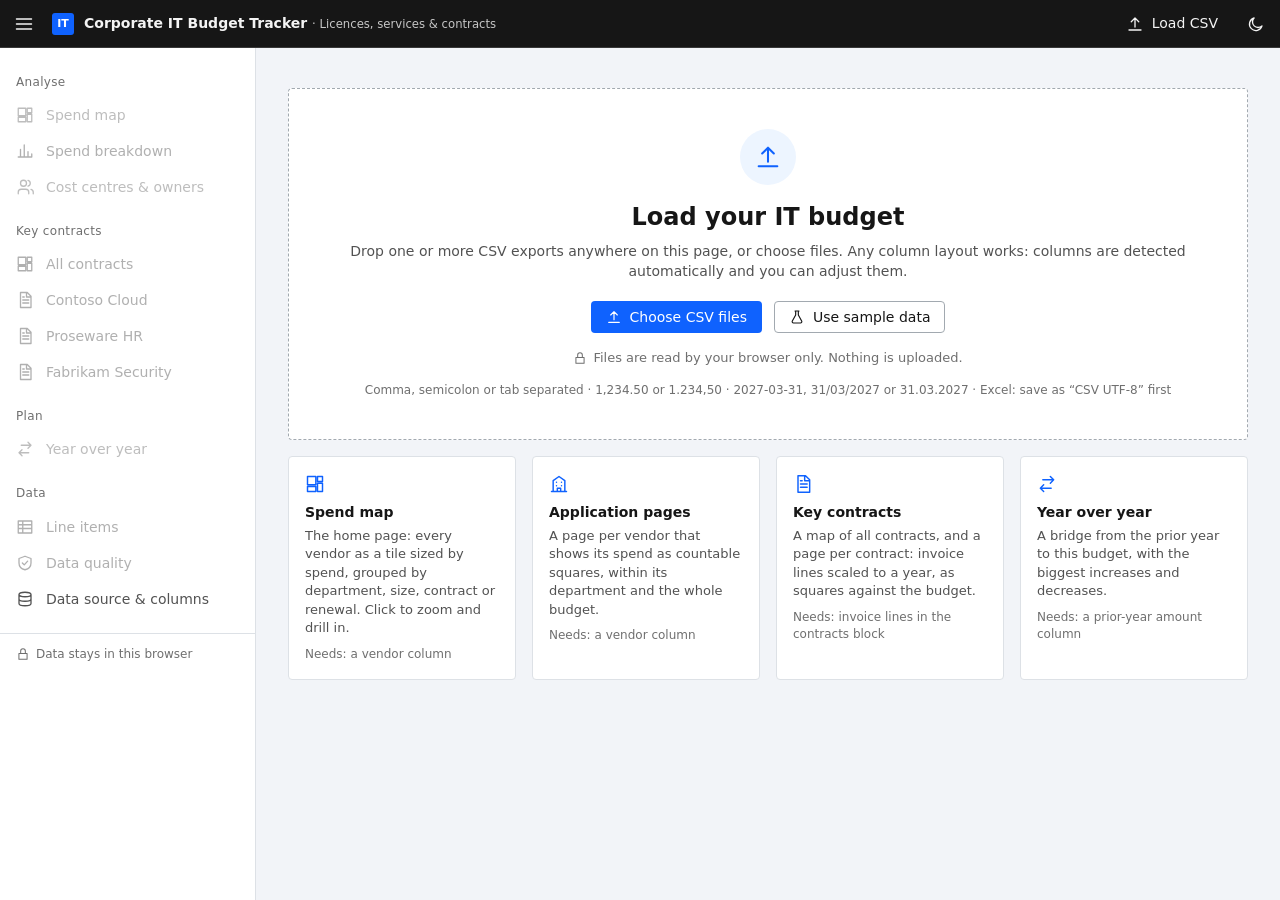
<file: projects/it-budget-dashboard/explorer/corporate-it-budget-tracker.html>
<!doctype html>
<html lang="en">
<head>
<meta charset="utf-8">
<meta name="viewport" content="width=device-width, initial-scale=1">
<title>Corporate IT Budget Tracker</title>
<meta name="description" content="Explore an IT budget for licences, services and hardware from any CSV, with invoice-based pages for key contracts. Runs entirely in the browser.">
<style>
/* =====================================================================
   Design tokens. Structure follows IBM Carbon (UI shell, data table,
   tags, categorical palette) and Fluent 2 (overlay drawer). No external
   fonts or libraries, so the page works offline on a locked-down network.
   ===================================================================== */
:root {
  --font: "IBM Plex Sans", "Segoe UI", system-ui, -apple-system, Roboto, "Helvetica Neue", Arial, sans-serif;
  --bg:#f2f4f8; --layer:#ffffff; --layer-2:#f6f7f9; --layer-hover:#e8ebef; --selected:#e0e6ee;
  --border:#dde1e6; --border-strong:#a2a9b0; --text:#161616; --text-2:#525252; --text-3:#6f6f6f;
  --primary:#0f62fe; --primary-hover:#0050e6; --primary-weak:#edf5ff; --link:#0f62fe; --on-primary:#ffffff;
  --header:#161616; --header-text:#f4f4f4; --header-2:#c6c6c6; --header-hover:#2c2c2c; --header-border:#393939;
  --nav-bg:#ffffff; --scrim:rgba(22,22,22,.5);
  --bar:#0f62fe; --other:#a8a8a8; --grid:#e8e8e8; --up:#da1e28; --down:#198038;
  --run:#0f62fe; --grow:#8a3ffc; --transform:#007d79; --rgt-ink:#ffffff;
  --c1:#6929c4; --c2:#1192e8; --c3:#005d5d; --c4:#9f1853; --c5:#fa4d56; --c6:#570408; --c7:#198038; --c8:#002d9c;
  --c9:#ee538b; --c10:#b28600; --c11:#009d9a; --c12:#012749; --c13:#8a3800; --c14:#a56eff;
  --urg-passed:#da1e28; --urg-30:#eb6200; --urg-60:#d2a106; --urg-90:#8d8d8d; --urg-later:#78a9ff;
  --tag-red-bg:#ffd7d9; --tag-red:#a2191f; --tag-orange-bg:#ffe2cc; --tag-orange:#8a3800;
  --tag-yellow-bg:#fcf4d6; --tag-yellow:#684e00; --tag-green-bg:#defbe6; --tag-green:#0e6027;
  --tag-blue-bg:#d0e2ff; --tag-blue:#0043ce; --tag-gray-bg:#e0e0e0; --tag-gray:#393939;
  --tag-purple-bg:#e8daff; --tag-purple:#6929c4;
  --shadow-drawer:-8px 0 24px rgba(0,0,0,.18); --radius:4px; color-scheme:light;
}
@media (prefers-color-scheme: dark) { :root:not([data-theme="light"]) {
  --bg:#161616; --layer:#262626; --layer-2:#2e2e2e; --layer-hover:#333333; --selected:#393939;
  --border:#393939; --border-strong:#6f6f6f; --text:#f4f4f4; --text-2:#c6c6c6; --text-3:#8d8d8d;
  --primary:#0f62fe; --primary-hover:#0353e9; --primary-weak:#0b2350; --link:#78a9ff;
  --header:#161616; --header-border:#393939; --nav-bg:#1e1e1e; --scrim:rgba(0,0,0,.6);
  --bar:#4589ff; --other:#6f6f6f; --grid:#333333; --up:#fa4d56; --down:#42be65;
  --run:#78a9ff; --grow:#be95ff; --transform:#3ddbd9; --rgt-ink:#161616;
  --c1:#8a3ffc; --c2:#33b1ff; --c3:#08bdba; --c4:#ff7eb6; --c5:#fa4d56; --c6:#d4bbff; --c7:#6fdc8c; --c8:#4589ff;
  --c9:#d12771; --c10:#d2a106; --c11:#007d79; --c12:#bae6ff; --c13:#ba4e00; --c14:#be95ff;
  --urg-later:#4589ff;
  --tag-red-bg:#a2191f; --tag-red:#ffd7d9; --tag-orange-bg:#8a3800; --tag-orange:#ffe2cc;
  --tag-yellow-bg:#684e00; --tag-yellow:#fcf4d6; --tag-green-bg:#0e6027; --tag-green:#defbe6;
  --tag-blue-bg:#0043ce; --tag-blue:#d0e2ff; --tag-gray-bg:#525252; --tag-gray:#f4f4f4;
  --tag-purple-bg:#6929c4; --tag-purple:#e8daff; --shadow-drawer:-8px 0 24px rgba(0,0,0,.5); color-scheme:dark; } }
:root[data-theme="dark"] {
  --bg:#161616; --layer:#262626; --layer-2:#2e2e2e; --layer-hover:#333333; --selected:#393939;
  --border:#393939; --border-strong:#6f6f6f; --text:#f4f4f4; --text-2:#c6c6c6; --text-3:#8d8d8d;
  --primary:#0f62fe; --primary-hover:#0353e9; --primary-weak:#0b2350; --link:#78a9ff;
  --header:#161616; --header-border:#393939; --nav-bg:#1e1e1e; --scrim:rgba(0,0,0,.6);
  --bar:#4589ff; --other:#6f6f6f; --grid:#333333; --up:#fa4d56; --down:#42be65;
  --run:#78a9ff; --grow:#be95ff; --transform:#3ddbd9; --rgt-ink:#161616;
  --c1:#8a3ffc; --c2:#33b1ff; --c3:#08bdba; --c4:#ff7eb6; --c5:#fa4d56; --c6:#d4bbff; --c7:#6fdc8c; --c8:#4589ff;
  --c9:#d12771; --c10:#d2a106; --c11:#007d79; --c12:#bae6ff; --c13:#ba4e00; --c14:#be95ff;
  --urg-later:#4589ff;
  --tag-red-bg:#a2191f; --tag-red:#ffd7d9; --tag-orange-bg:#8a3800; --tag-orange:#ffe2cc;
  --tag-yellow-bg:#684e00; --tag-yellow:#fcf4d6; --tag-green-bg:#0e6027; --tag-green:#defbe6;
  --tag-blue-bg:#0043ce; --tag-blue:#d0e2ff; --tag-gray-bg:#525252; --tag-gray:#f4f4f4;
  --tag-purple-bg:#6929c4; --tag-purple:#e8daff; --shadow-drawer:-8px 0 24px rgba(0,0,0,.5); color-scheme:dark; }

/* spend map and mosaic colours: 7 categorical hues in a colour-blind-checked order, grey for the rest; diverging blue/red for change */
:root { --t1:#2a78d6; --t2:#eb6834; --t3:#1baf7a; --t4:#eda100; --t5:#e87ba4; --t6:#008300; --t7:#6250d6; --t0:#a3a29a;
  --hollow:#a8a49a; --mos-dim:#dddbd3; --inc:#d03b3b; --inc-2:#eba29d; --dec:#2a78d6; --dec-2:#9ec5f4; --mid:#d6d4cc; }
@media (prefers-color-scheme: dark) { :root:not([data-theme="light"]) { --t1:#3987e5; --t2:#d95926; --t3:#199e70; --t4:#c98500; --t5:#d55181; --t6:#008300; --t7:#9085e9; --t0:#6f6e68;
  --hollow:#6b675e; --mos-dim:#3a3a37; --inc:#e66767; --inc-2:#8a4a47; --dec:#3987e5; --dec-2:#2f5585; --mid:#55544f; } }
:root[data-theme="dark"] { --t1:#3987e5; --t2:#d95926; --t3:#199e70; --t4:#c98500; --t5:#d55181; --t6:#008300; --t7:#9085e9; --t0:#6f6e68;
  --hollow:#6b675e; --mos-dim:#3a3a37; --inc:#e66767; --inc-2:#8a4a47; --dec:#3987e5; --dec-2:#2f5585; --mid:#55544f; }

* { box-sizing:border-box; }
html, body { height:100%; }
body { margin:0; background:var(--bg); color:var(--text); font:14px/1.43 var(--font); font-variant-numeric:tabular-nums; -webkit-text-size-adjust:100%; }
button, input, select { font:inherit; color:inherit; }
button { cursor:pointer; }
a { color:var(--link); text-decoration:none; } a:hover { text-decoration:underline; }
:focus-visible { outline:2px solid var(--primary); outline-offset:-2px; }
[hidden] { display:none !important; }
.icon { flex:none; vertical-align:middle; }

/* ---------- shell ---------- */
.shell { display:grid; grid-template-rows:48px minmax(0,1fr); grid-template-columns:256px minmax(0,1fr); height:100vh; }
body.nav-collapsed .shell { grid-template-columns:48px minmax(0,1fr); }
.topbar { grid-column:1 / -1; display:flex; align-items:center; background:var(--header); color:var(--header-text); border-bottom:1px solid var(--header-border); min-width:0; }
.tb-btn { height:48px; min-width:48px; display:inline-flex; align-items:center; justify-content:center; gap:8px; background:none; border:0; color:var(--header-text); padding:0 14px; }
.tb-btn:hover { background:var(--header-hover); }
.tb-btn:focus-visible { outline:2px solid #fff; outline-offset:-2px; }
.brand { display:flex; align-items:center; gap:10px; padding:0 16px 0 4px; font-weight:600; white-space:nowrap; min-width:0; overflow:hidden; }
.brand-mark { width:22px; height:22px; border-radius:3px; background:var(--primary); display:grid; place-items:center; font-size:11px; font-weight:700; color:#fff; flex:none; }
.brand small { font-weight:400; color:var(--header-2); }
.dataset { display:flex; align-items:center; gap:8px; min-width:0; padding:0 16px; border-left:1px solid var(--header-border); height:100%; color:var(--header-2); font-size:13px; }
.dataset span { overflow:hidden; text-overflow:ellipsis; white-space:nowrap; }
.tb-spacer { flex:1; }

.sidenav { grid-row:2; background:var(--nav-bg); border-right:1px solid var(--border); overflow-y:auto; overflow-x:hidden; padding:8px 0 16px; }
.nav-group { margin-top:12px; }
.nav-h { font-size:12px; color:var(--text-3); padding:6px 16px; letter-spacing:.32px; white-space:nowrap; }
.nav-a { position:relative; display:flex; align-items:center; gap:12px; height:36px; padding:0 16px; color:var(--text-2); text-decoration:none !important; white-space:nowrap; }
.nav-a:hover { background:var(--layer-hover); color:var(--text); }
.nav-a[aria-current="page"] { background:var(--selected); color:var(--text); font-weight:600; }
.nav-a[aria-current="page"]::before { content:""; position:absolute; left:0; top:0; bottom:0; width:3px; background:var(--primary); }
.nav-a.muted { color:var(--text-3); }
.nav-a.disabled { pointer-events:none; opacity:.45; }
.nav-a .nav-l { flex:1; overflow:hidden; text-overflow:ellipsis; }
.nav-badge { font-size:11px; font-weight:600; min-width:20px; height:18px; padding:0 6px; border-radius:9px; display:inline-grid; place-items:center; background:var(--tag-gray-bg); color:var(--tag-gray); }
.nav-badge.red { background:var(--urg-passed); color:#fff; }
body.nav-collapsed .nav-h, body.nav-collapsed .nav-l, body.nav-collapsed .nav-badge { display:none; }
body.nav-collapsed .nav-a { padding:0; justify-content:center; }
.nav-foot { border-top:1px solid var(--border); margin-top:16px; padding:12px 16px; font-size:12px; color:var(--text-3); display:flex; gap:6px; align-items:center; }
body.nav-collapsed .nav-foot { display:none; }
.nav-scrim { display:none; }

.main { grid-row:2; overflow:auto; min-width:0; }
.page { max-width:1480px; margin:0 auto; padding:16px 32px 48px; }

@media (max-width:1055px) {
  .shell, body.nav-collapsed .shell { grid-template-columns:minmax(0,1fr); }
  .sidenav { position:fixed; top:48px; bottom:0; left:0; width:256px; z-index:40; transform:translateX(-100%); transition:transform .18s ease; }
  body.nav-open .sidenav { transform:none; box-shadow:8px 0 24px rgba(0,0,0,.2); }
  body.nav-open .nav-scrim { display:block; position:fixed; inset:48px 0 0 0; background:var(--scrim); z-index:39; }
  body.nav-collapsed .nav-h, body.nav-collapsed .nav-l, body.nav-collapsed .nav-badge { display:revert; }
  body.nav-collapsed .nav-foot { display:flex; }
  body.nav-collapsed .nav-a { padding:0 16px; justify-content:flex-start; }
  .page { padding:12px 16px 40px; }
  .dataset { display:none; }
}
@media (max-width:560px) { .brand small, .tb-label { display:none; } }

/* ---------- page header ---------- */
.crumbs { font-size:12px; color:var(--text-3); display:flex; gap:6px; align-items:center; flex-wrap:wrap; margin:4px 0 6px; }
.crumbs a { color:var(--text-2); }
.page-head { display:flex; justify-content:space-between; align-items:flex-end; gap:16px; flex-wrap:wrap; margin-bottom:12px; }
.page-t { font-size:24px; line-height:32px; font-weight:600; margin:0; }
.page-s { color:var(--text-2); margin:4px 0 0; max-width:900px; }
.page-a { display:flex; gap:8px; flex-wrap:wrap; }

/* ---------- buttons, inputs, tags ---------- */
.btn { display:inline-flex; align-items:center; gap:8px; height:32px; padding:0 14px; border-radius:var(--radius); border:1px solid transparent; font-size:14px; white-space:nowrap; text-decoration:none !important; }
.btn.primary { background:var(--primary); color:var(--on-primary); }
.btn.primary:hover { background:var(--primary-hover); }
.btn.secondary { background:var(--layer); border-color:var(--border-strong); color:var(--text); }
.btn.secondary:hover { background:var(--layer-hover); }
.btn.ghost { background:none; color:var(--link); padding:0 10px; }
.btn.ghost:hover { background:var(--layer-hover); }
.btn.sm { height:26px; padding:0 10px; font-size:13px; }
.btn:disabled { opacity:.45; cursor:not-allowed; }
.icon-btn { width:32px; height:32px; display:inline-grid; place-items:center; border:0; background:none; border-radius:var(--radius); color:var(--text-2); }
.icon-btn:hover:not(:disabled) { background:var(--layer-hover); color:var(--text); }
.icon-btn:disabled { opacity:.35; cursor:not-allowed; }
.select, .input { height:32px; border:1px solid var(--border); border-bottom-color:var(--border-strong); background:var(--layer-2); border-radius:2px; padding:0 8px; min-width:0; width:100%; color:var(--text); }
.select:hover, .input:hover { background:var(--layer-hover); }
.input-icon { position:relative; display:block; }
.input-icon .icon { position:absolute; left:8px; top:8px; color:var(--text-3); pointer-events:none; }
.input-icon .input { padding-left:30px; }
.tag { display:inline-flex; align-items:center; gap:4px; height:20px; padding:0 8px; border-radius:10px; font-size:12px; font-weight:500; white-space:nowrap; background:var(--tag-gray-bg); color:var(--tag-gray); }
.tag.red { background:var(--tag-red-bg); color:var(--tag-red); } .tag.orange { background:var(--tag-orange-bg); color:var(--tag-orange); }
.tag.yellow { background:var(--tag-yellow-bg); color:var(--tag-yellow); } .tag.green { background:var(--tag-green-bg); color:var(--tag-green); }
.tag.blue { background:var(--tag-blue-bg); color:var(--tag-blue); } .tag.purple { background:var(--tag-purple-bg); color:var(--tag-purple); }
.seg { display:inline-flex; border:1px solid var(--border-strong); border-radius:var(--radius); overflow:hidden; flex-wrap:wrap; }
.seg button { border:0; background:var(--layer); height:30px; padding:0 12px; font-size:13px; color:var(--text-2); border-right:1px solid var(--border); }
.seg button:last-child { border-right:0; }
.seg button:hover { background:var(--layer-hover); }
.seg button[aria-pressed="true"] { background:var(--primary-weak); color:var(--link); font-weight:600; box-shadow:inset 0 -2px 0 var(--primary); }
.seg .n { color:var(--text-3); font-weight:400; margin-left:6px; }
.swatch { display:inline-block; width:10px; height:10px; border-radius:2px; flex:none; }
.dot-sw { display:inline-block; width:10px; height:10px; border-radius:50%; flex:none; }
.sw-label { display:inline-flex; gap:6px; align-items:center; }

/* ---------- filter bar (Fiori-style filter header) ---------- */
.filterbar { position:sticky; top:0; z-index:10; background:var(--bg); padding:10px 0 12px; margin-bottom:16px; border-bottom:1px solid var(--border); }
.fb-row { display:grid; grid-template-columns:repeat(auto-fit, minmax(150px, 1fr)); gap:8px 12px; align-items:end; }
.fb-field { display:flex; flex-direction:column; gap:4px; min-width:0; }
.fb-l { font-size:12px; color:var(--text-2); overflow:hidden; text-overflow:ellipsis; white-space:nowrap; }
.fb-search { grid-column:span 2; }
.fb-actions { display:flex; gap:4px; align-items:center; }
.fb-chips { display:flex; flex-wrap:wrap; gap:6px; margin-top:10px; align-items:center; font-size:12px; color:var(--text-3); }
.chip { display:inline-flex; align-items:center; gap:6px; height:24px; padding:0 4px 0 10px; border-radius:12px; background:var(--tag-blue-bg); color:var(--tag-blue); border:0; font-size:12px; }
.chip .x { display:inline-grid; place-items:center; width:18px; height:18px; border-radius:50%; }
.chip:hover .x { background:rgba(0,0,0,.12); }
@media (max-width:640px) { .fb-search { grid-column:1 / -1; } .filterbar { position:static; } }

/* ---------- cards, KPIs ---------- */
.grid { display:grid; gap:16px; margin-bottom:16px; }
.g2 { grid-template-columns:repeat(auto-fit, minmax(min(100%, 480px), 1fr)); }
.card { background:var(--layer); border:1px solid var(--border); border-radius:var(--radius); min-width:0; display:flex; flex-direction:column; }
.grid > .card, .grid > section { min-width:0; }
.card + .card { margin-top:16px; }
.grid > .card + .card { margin-top:0; }
.card-h { display:flex; justify-content:space-between; align-items:flex-start; gap:12px; padding:14px 16px 0; }
.card-t { font-size:16px; line-height:22px; font-weight:600; margin:0; }
.card-s { font-size:12px; color:var(--text-3); margin:2px 0 0; }
.card-a { display:flex; gap:8px; align-items:center; flex-wrap:wrap; }
.card-b { padding:12px 16px 16px; flex:1; min-width:0; }
.card-b.flush { padding:12px 0 0; }
.card-f { border-top:1px solid var(--border); padding:10px 16px; font-size:13px; display:flex; justify-content:flex-end; gap:8px; align-items:center; }
.link { display:inline-flex; align-items:center; gap:4px; }

.kpis { display:grid; grid-template-columns:repeat(auto-fit, minmax(200px, 1fr)); gap:16px; margin-bottom:16px; }
.kpi { background:var(--layer); border:1px solid var(--border); border-radius:var(--radius); padding:14px 16px 12px; position:relative; min-width:0; display:flex; flex-direction:column; overflow:hidden; }
.kpi::before { content:""; position:absolute; left:0; top:0; right:0; height:3px; background:var(--kpi-accent, transparent); }
.kpi.alert { --kpi-accent:var(--urg-passed); }
.kpi-l { font-size:12px; color:var(--text-2); display:flex; justify-content:space-between; gap:6px; }
.kpi-v { font-size:28px; line-height:36px; font-weight:600; margin:4px 0 2px; overflow-wrap:anywhere; }
.kpi-m { display:flex; gap:8px; align-items:center; flex-wrap:wrap; font-size:12px; color:var(--text-3); min-height:20px; }
a.kpi { color:inherit; text-decoration:none; } a.kpi:hover { border-color:var(--border-strong); background:var(--layer-2); }

/* ---------- bars ---------- */
.hbars { display:grid; gap:2px; }
.hb { display:grid; grid-template-columns:minmax(90px, 30%) minmax(40px,1fr) 92px 42px; align-items:center; gap:10px; background:none; border:0; padding:4px 6px; border-radius:2px; text-align:left; width:100%; min-height:28px; }
button.hb:hover { background:var(--layer-hover); }
.hb.active { background:var(--primary-weak); box-shadow:inset 3px 0 0 var(--primary); }
.hb-name { overflow:hidden; text-overflow:ellipsis; white-space:nowrap; font-size:13px; }
button.hb-name { background:none; border:0; padding:0; text-align:left; color:var(--link); }
.hb-track { height:12px; background:var(--layer-2); overflow:hidden; display:flex; }
.hb-fill { display:block; height:100%; background:var(--bar); flex:none; }
.hb.static .hb-fill { background:var(--other); }
.hb-val { text-align:right; font-size:13px; }
.hb-pct { text-align:right; font-size:12px; color:var(--text-3); }
.legend { display:flex; flex-wrap:wrap; gap:6px 16px; font-size:12px; color:var(--text-2); margin-bottom:10px; align-items:center; }
.legend > span { display:inline-flex; align-items:center; gap:6px; }
@media (max-width:640px) { .hb { grid-template-columns:minmax(80px, 38%) 1fr 84px; } .hb-pct { display:none; } }

/* ---------- charts ---------- */
.chart { width:100%; overflow-x:auto; }
.chart svg { display:block; width:100%; height:auto; min-width:560px; }
.chart.small svg { min-width:0; }
svg text { fill:var(--text-3); font-size:11px; font-family:var(--font); }
svg .gridline { stroke:var(--grid); }
svg .axis { stroke:var(--border-strong); }
svg .today { stroke:var(--text); stroke-dasharray:3 3; }
svg .today-label { fill:var(--text); font-weight:600; }
svg .bar-label { fill:var(--text-2); font-weight:600; }
svg .connector { stroke:var(--text-3); stroke-dasharray:2 2; }
svg .ref { stroke:var(--text-3); stroke-dasharray:4 3; }
svg .line { fill:none; stroke:var(--text); stroke-width:2; }
svg .line-pt { fill:var(--layer); stroke:var(--text); stroke-width:1.5; }
svg .dot { stroke:var(--layer); stroke-width:1.5; cursor:pointer; }
svg .dot:hover, svg .dot:focus { stroke:var(--text); outline:none; }
svg [tabindex]:focus { outline:none; stroke:var(--text); stroke-width:1.5; }
svg rect[tabindex] { cursor:pointer; }

/* ---------- data table (Carbon-style) ---------- */
.dt-wrap { overflow:auto; max-height:var(--dt-max, none); border-top:1px solid var(--border); }
table.dt { border-collapse:separate; border-spacing:0; width:100%; font-size:13px; }
.dt th { position:sticky; top:0; z-index:2; background:var(--layer-2); color:var(--text); font-weight:600; text-align:left; height:36px; padding:0 12px; border-bottom:1px solid var(--border); white-space:nowrap; }
.dt td { padding:10px 12px; border-bottom:1px solid var(--border); vertical-align:top; }
.dt.compact td { padding:6px 12px; }
.dt tbody tr:hover td { background:var(--layer-hover); }
.dt tr.clickable { cursor:pointer; }
.dt tr.clickable:focus-visible { outline:2px solid var(--primary); outline-offset:-2px; }
.dt tr.hl td { background:var(--tag-yellow-bg); }
.dt tfoot td { position:sticky; bottom:0; background:var(--layer-2); font-weight:600; border-top:1px solid var(--border-strong); border-bottom:0; height:36px; padding:0 12px; white-space:nowrap; }
.dt .num { text-align:right; white-space:nowrap; }
.dt .strong { font-weight:600; }
.dt .muted, .muted { color:var(--text-3); }
.dt .wrap { min-width:180px; }
.dt .sort { background:none; border:0; padding:0; font-weight:600; display:inline-flex; gap:4px; align-items:center; color:inherit; }
.dt .sort::after { content:"⇅"; font-size:11px; color:var(--text-3); }
.dt .sort[aria-sort="ascending"]::after { content:"↑"; color:var(--text); }
.dt .sort[aria-sort="descending"]::after { content:"↓"; color:var(--text); }
.dt .empty-cell { text-align:center; color:var(--text-3); padding:24px; }
.table-bar { display:flex; justify-content:space-between; align-items:center; gap:12px; flex-wrap:wrap; padding:0 16px 12px; font-size:13px; color:var(--text-2); }
.pager { display:flex; align-items:center; gap:8px; justify-content:flex-end; padding:8px 16px; border-top:1px solid var(--border); font-size:13px; color:var(--text-2); flex-wrap:wrap; }
.pager .select { width:auto; height:28px; }


/* ---------- drawer (Fluent 2 overlay drawer) ---------- */
.scrim { position:fixed; inset:0; background:var(--scrim); z-index:60; }
.drawer { position:fixed; top:0; right:0; bottom:0; width:min(560px, 100vw); background:var(--layer); z-index:61; display:flex; flex-direction:column; box-shadow:var(--shadow-drawer); animation:slidein .18s ease; }
@keyframes slidein { from { transform:translateX(24px); opacity:.6; } to { transform:none; opacity:1; } }
.drawer-h { display:flex; justify-content:space-between; align-items:flex-start; gap:12px; padding:16px 16px 12px 24px; border-bottom:1px solid var(--border); }
.drawer-t { margin:0; font-size:20px; line-height:28px; font-weight:600; }
.drawer-s { margin:2px 0 0; color:var(--text-2); font-size:13px; }
.drawer-b { flex:1; overflow-y:auto; padding:16px 24px 24px; }
.drawer-f { display:flex; gap:8px; justify-content:flex-end; padding:12px 24px; border-top:1px solid var(--border); background:var(--layer-2); flex-wrap:wrap; }
.d-sec { margin-top:20px; }
.d-sec h3 { font-size:14px; font-weight:600; margin:0 0 8px; }
.stats { display:grid; grid-template-columns:repeat(auto-fit, minmax(120px, 1fr)); gap:1px; background:var(--border); border:1px solid var(--border); }
.stat { background:var(--layer); padding:10px 12px; }
.stat-l { font-size:12px; color:var(--text-3); }
.stat-v { font-size:18px; font-weight:600; margin-top:2px; }
dl.kv { display:grid; grid-template-columns:minmax(120px, 40%) 1fr; margin:0; font-size:13px; }
dl.kv dt, dl.kv dd { padding:6px 0; border-bottom:1px solid var(--border); margin:0; }
dl.kv dt { color:var(--text-2); padding-right:12px; }
dl.kv dd { overflow-wrap:anywhere; }

/* ---------- spend map (treemap overview pages) ---------- */
.map-bar { display:flex; align-items:flex-end; gap:12px 16px; flex-wrap:wrap; margin-bottom:10px; }
.map-bar .seg { margin-left:auto; }
.map-crumbs { display:flex; align-items:center; gap:4px; font-size:14px; color:var(--text-3); }
.map-crumbs button { border:0; background:none; padding:4px 6px; border-radius:var(--radius); color:var(--link); }
.map-crumbs button:hover { background:var(--layer-hover); }
.map-crumbs b { color:var(--text); font-weight:600; }
.map-legend { display:flex; flex-wrap:wrap; gap:4px 14px; font-size:12px; color:var(--text-2); margin:0 0 10px; }
.map-legend > span { display:inline-flex; align-items:center; gap:6px; }
.swatch.hatch { background:repeating-linear-gradient(135deg, var(--hollow) 0 2px, var(--layer) 2px 5px); outline:1px solid var(--hollow); outline-offset:-1px; }
.map-wrap { display:grid; grid-template-columns:minmax(0, 1fr) 320px; gap:16px; align-items:start; }
.tmap { position:relative; height:clamp(480px, calc(100vh - 250px), 860px); }
.tmap svg { display:block; width:100%; height:100%; }
.tmap .tile { cursor:pointer; }
.tmap .tile rect { transition:opacity .15s; }
.tmap .tile:hover rect { opacity:.85; }
.tmap .tile:focus { outline:none; } .tmap .tile:focus rect { stroke:var(--text); stroke-width:2; }
.tmap text { pointer-events:none; font-family:var(--font); }
.tmap .gh rect { fill:var(--bg); }
.tmap .gh text { fill:var(--text); font-size:12px; font-weight:600; }
.tmap .gh[tabindex] { cursor:zoom-in; } .tmap .gh[tabindex]:hover text { text-decoration:underline; } .tmap .gh:focus { outline:none; } .tmap .gh:focus text { text-decoration:underline; }
.mside { background:var(--layer); border:1px solid var(--border); border-radius:var(--radius); padding:16px; min-width:0; }
.mside h2 { margin:0; font-size:18px; line-height:24px; overflow-wrap:anywhere; }
.ms-s { color:var(--text-3); font-size:12px; margin:2px 0 8px; }
.ms-big { font-size:30px; line-height:36px; font-weight:600; margin:2px 0; overflow-wrap:anywhere; }
.mside dl.kv { margin:8px 0; }
.mside .dt-wrap { margin:8px -16px 0; }
.mlist { list-style:none; margin:4px 0 0; padding:0; font-size:13px; }
.mlist li { display:grid; grid-template-columns:12px minmax(0, 1fr) auto; gap:8px; align-items:center; padding:6px 4px; border-top:1px solid var(--border); cursor:pointer; }
.mlist li:hover, .mlist li:focus { background:var(--layer-hover); outline:none; }
.mlist li .n { overflow:hidden; text-overflow:ellipsis; white-space:nowrap; }
.mlist li .v { color:var(--text-2); white-space:nowrap; }
.ms-btns { display:flex; gap:8px; flex-wrap:wrap; margin-top:12px; }
@media (max-width:1100px) { .map-wrap { grid-template-columns:minmax(0, 1fr); } .tmap { height:68vh; } .map-bar .seg { margin-left:0; } }

/* ---------- mosaic (application and contract pages) ---------- */
.mnav { display:flex; justify-content:space-between; gap:12px; flex-wrap:wrap; font-size:13px; margin:-4px 0 8px; }
.mhead { margin:4px 0 16px; }
.mhero { font-size:clamp(36px, 6vw, 64px); line-height:1; font-weight:700; letter-spacing:-.03em; overflow-wrap:anywhere; }
.mhero small { display:block; font-size:14px; font-weight:400; letter-spacing:0; color:var(--text-2); margin-top:10px; }
.mstats { display:grid; grid-template-columns:repeat(var(--cols, 4), minmax(0, 1fr)); border:1px solid var(--border); border-radius:var(--radius); background:var(--layer); margin-bottom:16px; overflow:hidden; }
.mstats .kpi { border:0; border-right:1px solid var(--border); border-bottom:1px solid var(--border); border-radius:0; margin:0 -1px -1px 0; }
.mstats .kpi-v { font-size:22px; line-height:30px; }
.mos { display:block; width:100%; height:auto; }
.mos rect.q.hollow { fill:none; stroke:var(--hollow); stroke-width:.9; }
.mos rect.q.over { stroke:var(--up); stroke-width:1.4; }
.mos g[tabindex] { cursor:default; } .mos g:hover rect, .mos g:focus rect { opacity:.78; } .mos g:focus { outline:none; }
.mos + .map-legend { margin-top:12px; }
.mgrid { display:grid; grid-template-columns:minmax(0, 1.5fr) minmax(240px, 1fr); gap:24px; align-items:start; }
.mgrid .ct-bars .hb { grid-template-columns:minmax(110px, 44%) minmax(30px, 1fr) 74px 36px; }
.m-ended { display:flex; align-items:center; gap:10px; margin-top:12px; } .m-ended .mos { width:auto; max-width:240px !important; }
.yrow { display:grid; grid-template-columns:110px minmax(0, 1fr); gap:12px; align-items:center; padding:4px 0; }
.yl { font-size:13px; font-weight:600; } .yl small { display:block; font-weight:400; color:var(--text-3); font-size:12px; }
@media (max-width:900px) { .mgrid { grid-template-columns:minmax(0, 1fr); } .mstats { grid-template-columns:repeat(auto-fit, minmax(160px, 1fr)); } }

/* ---------- key contracts ---------- */
.kpis.dense { grid-template-columns:repeat(3, minmax(0, 1fr)); }
@media (max-width:900px) { .kpis.dense { grid-template-columns:repeat(auto-fit, minmax(160px, 1fr)); } }
.ct-cmp { display:grid; grid-template-columns:minmax(80px, 24%) minmax(40px, 1fr) 104px; gap:10px 12px; align-items:center; font-size:13px; }
.ct-cmp .hb-track { height:20px; }
.ct-cmp .hb-val { font-weight:600; }
.ct-gap { margin-top:10px; font-size:13px; color:var(--text-2); }
.ct-fx { display:flex; gap:12px; align-items:flex-end; flex-wrap:wrap; margin-top:16px; padding-top:12px; border-top:1px solid var(--border); }
.ct-fx .fb-field { width:220px; }
.ct-fx .helper { white-space:normal; }
.ct-notes { margin:0; padding-left:18px; font-size:13px; color:var(--text-2); }
.ct-notes li + li { margin-top:6px; }
.ct-bars .hb { grid-template-columns:minmax(110px, 42%) minmax(40px, 1fr) 92px 42px; }
@media (max-width:640px) { .ct-bars .hb { grid-template-columns:minmax(80px, 42%) 1fr 84px; } }
.dt tr.ended td { color:var(--text-3); }
#ct-lines td, #ct-lines th { padding-left:9px; padding-right:9px; }
.sub-h { font-size:13px; font-weight:600; margin:16px 16px 8px; }

/* ---------- landing / empty states ---------- */
.landing { max-width:980px; margin:24px auto; }
.hero { background:var(--layer); border:1px dashed var(--border-strong); border-radius:var(--radius); padding:40px 32px; text-align:center; }
body.dragging .hero { border-color:var(--primary); background:var(--primary-weak); }
.hero-icon { width:56px; height:56px; border-radius:50%; background:var(--primary-weak); color:var(--primary); display:grid; place-items:center; margin:0 auto 16px; }
.hero .page-s { margin:8px auto 20px; }
.btn-row { display:flex; gap:12px; justify-content:center; flex-wrap:wrap; }
.privacy { color:var(--text-3); font-size:13px; margin:16px 0 0; display:inline-flex; gap:6px; align-items:center; }
.features { display:grid; grid-template-columns:repeat(auto-fit, minmax(210px, 1fr)); gap:16px; margin-top:16px; }
.feature { background:var(--layer); border:1px solid var(--border); border-radius:var(--radius); padding:16px; }
.feature .icon { color:var(--primary); }
.feature h3 { font-size:14px; margin:8px 0 4px; }
.feature p { margin:0; font-size:13px; color:var(--text-2); }
.feature .needs { margin-top:8px; font-size:12px; color:var(--text-3); }
.empty-state { text-align:center; padding:56px 24px; }
.empty-state .hero-icon { background:var(--layer-2); color:var(--text-3); }
.empty-state h2 { font-size:20px; margin:0 0 6px; font-weight:600; }
.empty-state p { color:var(--text-2); max-width:560px; margin:0 auto 16px; }
.notice { display:flex; gap:10px; align-items:flex-start; padding:10px 14px; border-left:3px solid var(--primary); background:var(--primary-weak); font-size:13px; margin-bottom:16px; }
.notice.warn { border-left-color:var(--urg-60); background:var(--tag-yellow-bg); color:var(--tag-yellow); }

/* ---------- data source form ---------- */
.form-grid { display:grid; grid-template-columns:minmax(140px, 34%) minmax(0,1fr); gap:10px 16px; align-items:start; }
.form-grid > label { font-size:13px; padding-top:6px; }
.form-grid .req::after { content:" *"; color:var(--urg-passed); }
.helper { font-size:12px; color:var(--text-3); margin-top:3px; overflow:hidden; text-overflow:ellipsis; white-space:nowrap; }
.map-cols { display:grid; grid-template-columns:repeat(auto-fit, minmax(min(100%, 440px), 1fr)); gap:10px 32px; }
.action-bar { position:sticky; bottom:0; display:flex; justify-content:flex-end; gap:8px; padding:12px 16px; background:var(--layer); border:1px solid var(--border); border-radius:var(--radius); margin-top:16px; z-index:5; }
.ring text { font-size:22px; font-weight:600; fill:var(--text); }

/* ---------- misc ---------- */
.tooltip { position:fixed; z-index:80; pointer-events:none; background:var(--text); color:var(--bg); padding:8px 10px; border-radius:2px; font-size:12px; max-width:320px; line-height:1.45; box-shadow:0 2px 6px rgba(0,0,0,.2); }
.tooltip b { display:block; font-size:13px; }
.toast { position:fixed; right:16px; bottom:16px; z-index:90; background:var(--text); color:var(--bg); padding:12px 16px; border-left:3px solid var(--down); border-radius:2px; font-size:13px; box-shadow:0 2px 8px rgba(0,0,0,.25); max-width:420px; }
body.dragging::after { content:"Drop CSV files to load"; position:fixed; inset:0; display:grid; place-items:center; font-size:22px; font-weight:600; color:var(--text); background:color-mix(in srgb, var(--bg) 82%, transparent); border:3px dashed var(--primary); z-index:100; pointer-events:none; }
.foot { color:var(--text-3); font-size:12px; margin-top:24px; }
@media print { .topbar, .sidenav, .filterbar, .page-a, .action-bar { display:none !important; } .shell { display:block; height:auto; } .main { overflow:visible; } }
</style>
</head>
<body>
<div class="shell">
  <header class="topbar">
    <button class="tb-btn" type="button" id="nav-toggle" aria-label="Collapse navigation" title="Collapse navigation"></button>
    <div class="brand"><span class="brand-mark" aria-hidden="true">IT</span><span>Corporate IT Budget Tracker <small>· Licences, services &amp; contracts</small></span></div>
    <div class="dataset" id="dataset" hidden></div>
    <div class="tb-spacer"></div>
    <button class="tb-btn" type="button" id="tb-load" title="Load CSV files"></button>
    <button class="tb-btn" type="button" id="tb-theme" aria-label="Switch light or dark theme" title="Switch light or dark theme"></button>
  </header>
  <nav class="sidenav" id="sidenav" aria-label="Side navigation"></nav>
  <div class="nav-scrim" id="nav-scrim"></div>
  <main class="main" id="main" tabindex="-1"></main>
</div>
<div class="scrim" id="scrim" hidden></div>
<aside class="drawer" id="drawer" role="dialog" aria-modal="true" aria-labelledby="drawer-title" hidden></aside>
<div class="tooltip" id="tooltip" role="tooltip" hidden></div>
<div class="toast" id="toast" role="status" hidden></div>
<input type="file" id="file-input" accept=".csv,.txt,.tsv,text/csv" multiple hidden>

<script type="text/plain" id="sample-csv">line_id,vendor,product_or_service,category,cost_pool,tower,cost_centre,owner,business_capability,spend_category,annual_budget,currency,capex_opex,contract_start,contract_end,renewal_date,auto_renew,notice_period_days,billing_frequency,licence_qty,unit_price,prior_year_budget,jan,feb,mar,apr,may,jun,jul,aug,sep,oct,nov,dec,notes
IT-001,Northwind Software,Office productivity suite,Licence,Software,End user,IT-Workplace,Head of Workplace,Enterprise IT,Run,486000,EUR,OPEX,2024-02-29,2027-02-28,2027-03-01,N,30,Annual,1800,270.0,532500,0,0,486000,0,0,0,0,0,0,0,0,0,
IT-002,Northwind Software,Server & database licences,Licence,Software,Infrastructure,IT-Infra,Head of Infrastructure,Enterprise IT,Run,212000,EUR,OPEX,2026-06-15,2027-06-14,2027-06-15,Y,90,Annual,64,3312.5,197000,0,0,0,0,0,212000,0,0,0,0,0,0,
IT-003,Northwind Software,Enterprise support agreement,Service,Outside services,Infrastructure,IT-Infra,Head of Infrastructure,Enterprise IT,Run,95000,EUR,OPEX,2025-02-19,2027-02-18,2027-02-19,Y,60,Annual,,,96500,0,95000,0,0,0,0,0,0,0,0,0,0,
IT-004,Contoso Cloud,IaaS compute & storage commitment,Service,Cloud services,Infrastructure,IT-Infra,Head of Infrastructure,Enterprise IT,Grow,640000,EUR,OPEX,2025-10-24,2027-10-23,2027-10-24,N,60,Monthly,,,709000,,,,,,,,,,,,,3-year commit; true-up in Q4.
IT-005,Contoso Cloud,Managed Kubernetes platform,Service,Cloud services,Application,IT-Apps,Head of Applications,Enterprise IT,Grow,118000,EUR,OPEX,2024-12-09,2027-12-08,2027-12-09,Y,60,Monthly,,,,,,,,,,,,,,,,
IT-006,Fabrikam Security,Endpoint detection & response,Licence,Software,Security,IT-Security,CISO,Enterprise IT,Run,156000,EUR,OPEX,2025-01-31,2027-01-30,2027-01-31,Y,60,Annual,2100,74.29,168500,156000,0,0,0,0,0,0,0,0,0,0,0,
IT-007,Fabrikam Security,Managed SOC service,Service,Outside services,Security,IT-Security,CISO,Enterprise IT,Run,240000,EUR,OPEX,2023-12-31,2026-12-30,2026-12-31,Y,90,Quarterly,,,206500,60000.0,0,0,60000.0,0,0,60000.0,0,0,60000.0,0,0,
IT-008,Fabrikam Security,Annual penetration testing,Service,Outside services,Security,IT-Security,CISO,Enterprise IT,Run,45000,EUR,OPEX,,,,,,One-off,,,48500,0,0,0,0,0,0,0,0,45000,0,0,0,
IT-009,Tailspin Networks,SD-WAN service (32 sites),Service,Telecom,Network,IT-Infra,Network Manager,Enterprise IT,Run,210000,EUR,OPEX,2026-12-02,2027-12-01,2027-12-02,Y,60,Monthly,,,211500,,,,,,,,,,,,,
IT-010,Tailspin Networks,Core switch maintenance,Service,Hardware maintenance,Network,IT-Infra,Network Manager,Enterprise IT,Run,38000,EUR,OPEX,2023-12-21,2026-12-20,2026-12-21,Y,60,Annual,,,33000,,,,,,,,,,,,,
IT-011,Tailspin Networks,Campus Wi-Fi refresh,Hardware,Hardware,Network,IT-Infra,Network Manager,Enterprise IT,Grow,180000,EUR,CAPEX,,,,,,One-off,,,,0,0,180000,0,0,0,0,0,0,0,0,0,
IT-012,Wingtip Telecom,Mobile voice & data plans,Service,Telecom,End user,IT-Workplace,Head of Workplace,Enterprise IT,Run,132000,EUR,OPEX,2024-12-15,2027-12-14,2027-12-15,Y,60,Monthly,950,138.95,137000,,,,,,,,,,,,,
IT-013,Wingtip Telecom,Internet transit & MPLS,Service,Telecom,Network,IT-Infra,Network Manager,Enterprise IT,Run,88000,EUR,OPEX,2026-04-08,2027-04-07,2027-04-08,N,90,Monthly,,,79500,,,,,,,,,,,,,
IT-014,Adatum Analytics,BI platform licences,Licence,Software,Data,IT-Data,Head of Data,Enterprise IT,Grow,74000,EUR,OPEX,2024-09-03,2027-09-02,2027-09-03,N,90,Annual,420,176.19,69000,0,0,0,0,0,0,0,0,74000,0,0,0,
IT-015,Adatum Analytics,Data warehouse consumption,Service,Cloud services,Data,IT-Data,Head of Data,Enterprise IT,Grow,165000,EUR,OPEX,2024-12-08,2026-12-07,2026-12-08,Y,30,Monthly,,,174000,,,,,,,,,,,,,
IT-016,Litware Collaboration,Video conferencing rooms,Licence,Software,End user,IT-Workplace,Head of Workplace,Enterprise IT,Run,42000,EUR,OPEX,2026-10-25,2027-10-24,2027-10-25,Y,30,Annual,60,700.0,38000,0,0,0,0,0,0,0,0,0,42000,0,0,
IT-017,Litware Collaboration,Team chat enterprise plan,Licence,Software,End user,IT-Workplace,,Enterprise IT,Run,58000,EUR,OPEX,2024-01-25,2027-01-24,2027-01-25,N,60,Annual,1800,30,63500,58000,0,0,0,0,0,0,0,0,0,0,0,Owner left the company; needs reassignment.
IT-018,Proseware HR,HR & payroll SaaS,Licence,Software,Application,IT-Apps,Head of Applications,G&A,Run,128000,EUR,OPEX,2025-10-07,2027-10-06,2027-10-07,Y,60,Annual,2000,64.0,144000,0,0,0,0,0,0,0,0,0,128000,0,0,
IT-019,Woodgrove Finance Apps,ERP subscription (Kit Assembly),Licence,Software,Application,IT-Apps,Head of Applications,ERP & Supply Chain,Run,395000,EUR,OPEX,2024-03-31,2027-03-30,2027-03-31,Y,90,Annual,350,1128.57,383500,0,0,395000,0,0,0,0,0,0,0,0,0,
IT-020,Adventure Works Planning,Supply chain planning & routing,Service,Outside services,Application,IT-Apps,Head of Applications,ERP & Supply Chain,Grow,220000,EUR,OPEX,2026-06-02,2027-06-01,2027-06-02,Y,60,Monthly,,,195000,,,,,,,,,,,,,
IT-021,Woodgrove Finance Apps,ERP premium support,Service,Outside services,Application,IT-Apps,Head of Applications,ERP & Supply Chain,Run,61000,EUR,OPEX,2024-09-26,2027-09-25,2027-09-26,Y,30,Annual,,,63500,0,0,0,0,0,0,0,0,61000,0,0,0,
IT-022,Coho Hardware Services,Laptop fleet maintenance,Service,Hardware maintenance,End user,IT-Workplace,Head of Workplace,Enterprise IT,Run,76000,EUR,OPEX,2026-10-13,2027-10-12,2027-10-13,N,90,Annual,,,79500,0,0,0,0,0,0,0,0,0,76000,0,0,
IT-023,Coho Hardware Services,Laptop refresh (25% of fleet),Hardware,Hardware,End user,IT-Workplace,Head of Workplace,Enterprise IT,Grow,310000,EUR,CAPEX,,,,,,One-off,,,281000,0,0,0,0,310000,0,0,0,0,0,0,0,Phased with the 4-year device lifecycle.
IT-024,Coho Hardware Services,Printer managed service,Service,Outside services,End user,,,Enterprise IT,Run,24000,EUR,OPEX,2024-01-05,2027-01-04,2027-01-05,Y,60,Quarterly,,,26500,6000.0,0,0,6000.0,0,0,6000.0,0,0,6000.0,0,0,
IT-025,Fourth Coffee Consulting,IT service desk (outsourced),Service,Outside services,End user,IT-Workplace,Head of Workplace,Enterprise IT,Run,360000,EUR,OPEX,2025-07-05,2027-07-04,2027-07-05,Y,30,Monthly,,,333000,,,,,,,,,,,,,
IT-026,Fourth Coffee Consulting,Architecture advisory retainer,Service,Outside services,Application,IT-Apps,CIO Office,Enterprise IT,Run,48000,EUR,OPEX,2024-05-21,2027-05-20,2027-05-21,Y,30,Quarterly,,,47500,12000.0,0,0,12000.0,0,0,12000.0,0,0,12000.0,0,0,
IT-027,Relecloud Hosting,Colocation (2 racks),Service,Outside services,Infrastructure,IT-Infra,Head of Infrastructure,Enterprise IT,Run,72000,EUR,OPEX,2025-12-03,2026-12-02,2026-12-03,Y,90,Monthly,,,69500,,,,,,,,,,,,,
IT-028,Relecloud Hosting,Disaster recovery site,Service,Cloud services,Infrastructure,IT-Infra,Head of Infrastructure,Enterprise IT,Run,96000,EUR,OPEX,2026-04-17,2027-04-16,2027-04-17,Y,30,Monthly,,,89000,,,,,,,,,,,,,
IT-029,VanArsdel Monitoring,APM & observability platform,Licence,Software,Infrastructure,IT-Infra,Head of Infrastructure,Enterprise IT,Run,138000,EUR,OPEX,2026-03-31,2027-03-30,2027-03-31,Y,60,Annual,,,142000,0,0,138000,0,0,0,0,0,0,0,0,0,
IT-030,VanArsdel Monitoring,Log management ingestion,Service,Cloud services,Infrastructure,IT-Infra,Head of Infrastructure,Enterprise IT,Run,54000,EUR,OPEX,2026-04-18,2027-04-17,2027-04-18,Y,60,Monthly,,,56500,,,,,,,,,,,,,
IT-031,Lamna Backup,Backup & recovery licences,Licence,Software,Infrastructure,IT-Infra,Head of Infrastructure,Enterprise IT,Run,67000,EUR,OPEX,2024-09-30,2026-09-29,2026-09-30,Y,60,Annual,,,73500,,,,,,,,,,,,,
IT-032,Trey Research,Analyst research subscription,Licence,Outside services,Application,IT-Apps,CIO Office,Enterprise IT,Grow,39000,EUR,OPEX,2025-12-10,2026-12-09,2026-12-10,N,90,Annual,3,13000.0,44000,,,,,,,,,,,,,
IT-033,Graphic Design Institute,Design software seats,Licence,Software,End user,IT-Workplace,,Commercial,Run,26000,EUR,OPEX,2025-03-08,2027-03-07,2027-03-08,Y,60,Annual,40,650.0,24000,0,0,26000,0,0,0,0,0,0,0,0,0,
IT-034,Alpine Identity,Identity & access management,Licence,Software,Security,IT-Security,CISO,Enterprise IT,Run,112000,EUR,OPEX,2024-01-01,2026-12-31,2027-01-01,Y,90,Annual,2100,53.33,122000,112000,0,0,0,0,0,0,0,0,0,0,0,
IT-035,Alpine Identity,Privileged access management,Licence,Software,Security,IT-Security,CISO,Enterprise IT,Run,48000,EUR,OPEX,2023-12-24,2026-12-23,2026-12-24,Y,30,Annual,80,600.0,,,,,,,,,,,,,,
IT-036,Humongous Code,Developer tooling & CI seats,Licence,Software,Application,IT-Apps,Head of Applications,Enterprise IT,Run,52000,EUR,OPEX,2026-02-27,2027-02-26,2027-02-27,Y,30,Annual,160,325.0,53500,0,52000,0,0,0,0,0,0,0,0,0,0,
IT-037,Humongous Code,Source code security scanning,Licence,Software,Security,IT-Security,CISO,Enterprise IT,Run,34000,EUR,OPEX,2024-10-21,2027-10-20,2027-10-21,Y,60,Annual,160,212.5,,0,0,0,0,0,0,0,0,0,34000,0,0,
IT-038,Datum Contact Centre,Contact centre platform,Licence,Software,Application,IT-Apps,Head of Applications,Commercial,Run,142000,EUR,OPEX,2026-11-13,2027-11-12,2027-11-13,N,30,Annual,180,788.89,124500,0,0,0,0,0,0,0,0,0,0,142000,0,
IT-039,Lucerne Legal Tech,Contract management system,Licence,Software,Application,IT-Apps,Head of Applications,G&A,Run,36000,EUR,OPEX,2025-11-19,2027-11-18,2027-11-19,N,90,Annual,60,600.0,35500,0,0,0,0,0,0,0,0,0,0,36000,0,
IT-040,Litware Collaboration,Legacy phone system maintenance,Service,Hardware maintenance,Network,IT-Infra,Network Manager,Enterprise IT,Run,0,EUR,OPEX,,,,,,Annual,,,41000,,,,,,,,,,,,,Cancelled: not renewing.
IT-041,Tailspin Networks,Legacy firewall support,Service,Hardware maintenance,Security,IT-Security,CISO,Enterprise IT,Run,0,EUR,OPEX,,,,,,Annual,,,22000,,,,,,,,,,,,,Cancelled: not renewing.
IT-042,Southridge AI,Enterprise AI search & governance,Service,Cloud services,Application,IT-Apps,CIO Office,Enterprise IT,Transform,180000,EUR,OPEX,2026-09-30,2027-09-29,2027-09-30,N,30,Annual,,,0,0,0,0,0,0,0,0,0,180000,0,0,0,Strategic deployment for contextual knowledge search.
IT-043,Wide World Revenue AI,Revenue intelligence (AI),Licence,Software,Application,IT-Apps,Head of Applications,Commercial,Transform,120000,EUR,OPEX,2026-08-15,2027-08-14,2027-08-15,N,30,Annual,,,0,0,0,0,0,0,0,0,120000,0,0,0,0,Sales intelligence.</script>
<!-- Key contracts: one page per contract, built from its invoice lines. Each line is scaled to a full year
     from its service period (1 month ×12, a quarter ×4, a year ×1) and compared with the budget lines whose
     vendor matches "match". The contracts below are FICTIONAL, to go with the fictional sample data. -->
<script type="application/json" id="contracts-json">
{ "contracts": [
  { "id": "contoso", "name": "Contoso Cloud", "match": "^contoso cloud$", "currency": "EUR",
    "warning": "Sample contract: every figure on this page is fictional.",
    "notes": ["Consumption billing: the run-rate assumes October usage continues for the whole year.",
              "The budget includes a Q4 true-up on the 3-year commitment that is not on this invoice."],
    "invoices": [ { "ref": "INV-C-2026-10", "from": "2026-10-01", "to": "2026-10-31", "vat": 0, "vatLabel": "reverse charge", "total": 56500.00,
      "lines": [
        { "product": "Reserved compute capacity", "qty": 120, "unit": "vCPU", "kind": "Compute", "amount": 26400.00 },
        { "product": "Block storage", "qty": 180, "unit": "TB", "kind": "Storage", "amount": 9000.00 },
        { "product": "Object storage & backup", "qty": 400, "unit": "TB", "kind": "Storage", "amount": 6800.00 },
        { "product": "Network egress", "kind": "Network", "amount": 2150.00 },
        { "product": "Managed Kubernetes clusters", "qty": 6, "unit": "clusters", "kind": "Platform", "amount": 7200.00 },
        { "product": "Enterprise support plan", "qty": 1, "kind": "Support", "amount": 4950.00 } ] },
      { "ref": "Quote CQ-2025 (replaced)", "short": "CQ-2025", "from": "2025-10-24", "to": "2026-10-23", "status": "superseded", "statusNote": "Replaced by the 3-year commitment.", "total": 300000.00,
      "lines": [
        { "product": "Reserved compute capacity (old rate)", "qty": 100, "unit": "vCPU", "kind": "Compute", "amount": 300000.00 } ] } ] },
  { "id": "proseware", "name": "Proseware HR", "match": "^proseware hr$", "currency": "EUR",
    "term": { "from": "2025-10-07", "to": "2027-10-06" },
    "notes": ["One fee covers every module for up to 2,000 employees."],
    "invoices": [ { "ref": "PW-2026", "from": "2026-10-07", "to": "2027-10-06", "total": 126000.00,
      "lines": [
        { "product": "HR & payroll suite, all modules", "qty": 2000, "unit": "employees", "kind": "Subscription", "amount": 126000.00,
          "includes": ["Core HR", "Payroll", "Absence", "Performance", "Learning"] } ] } ] },
  { "id": "fabrikam", "name": "Fabrikam Security", "match": "^fabrikam security$", "currency": "USD",
    "fx": { "to": "EUR", "rate": 0.89, "note": "Illustrative rate for the fictional sample." },
    "term": { "from": "2026-10-01", "to": "2029-09-30" },
    "schedule": [
      { "label": "Year 1", "from": "2026-10-01", "to": "2027-09-30", "fee": 466400, "payment": 400000, "note": "Ramp-up discount on the first invoice." },
      { "label": "Year 2", "from": "2027-10-01", "to": "2028-09-30", "fee": 466400, "payment": 466400 },
      { "label": "Year 3", "from": "2028-10-01", "to": "2029-09-30", "fee": 466400, "payment": 532800, "note": "Discount paid back in the last year." } ],
    "dates": [
      { "date": "2026-09-15", "label": "Price-protection offer expired" },
      { "from": "2027-07-03", "date": "2027-08-02", "label": "Report the endpoint count", "note": "Endpoints above 2,100 are billed from the next year." },
      { "date": "2029-06-30", "label": "Last day to give notice", "note": "90 days before the contract ends." } ],
    "notes": ["Endpoint licences are billed yearly in advance; the SOC service and retainer quarterly.", "The penetration test in the budget is a one-off and is not on these invoices."],
    "invoices": [ { "ref": "FS-Q4-2026", "from": "2026-10-01", "to": "2026-12-31", "vat": 0, "total": 248900.00,
      "lines": [
        { "product": "Endpoint detection & response", "qty": 2100, "unit": "endpoints", "kind": "Licences", "from": "2026-10-01", "to": "2027-09-30", "amount": 176400.00 },
        { "product": "Managed SOC service (24×7)", "qty": 1, "kind": "Services", "amount": 66000.00 },
        { "product": "Incident response retainer", "qty": 40, "unit": "hours", "kind": "Services", "amount": 6500.00 } ] },
      { "ref": "FS-ONB-2026", "from": "2026-01-01", "to": "2026-06-30", "status": "ended", "statusNote": "One-off onboarding, finished in June 2026.", "vat": 0, "total": 12000.00,
      "lines": [
        { "product": "Onboarding & detection tuning", "qty": 1, "kind": "Services", "amount": 12000.00 } ] } ] }
] }
</script>
<script>
(function () {
'use strict';

/* =====================================================================
   Corporate IT Budget Tracker: single file, no dependencies, works from file://
   1 helpers · 2 CSV · 3 profiling & column detection · 4 records
   5 shell (nav, header, filters, drawer) · 6 charts · 7 pages · 8 wiring
   ===================================================================== */

// ================================================================ 1. helpers
const LOCALE = 'en-GB', SVGNS = 'http://www.w3.org/2000/svg', BLANK = '(blank)', DAY = 864e5;
const MONTHS = ['jan','feb','mar','apr','may','jun','jul','aug','sep','oct','nov','dec'];
const PALETTE = ['--c1','--c2','--c3','--c4','--c5','--c6','--c7','--c8','--c9','--c10','--c11','--c12','--c13','--c14'];
const URGENCY = [
  { key:'passed', label:'Overdue', max:-1, color:'--urg-passed', tag:'red' },
  { key:'d30', label:'≤ 30 days', max:30, color:'--urg-30', tag:'orange' },
  { key:'d60', label:'31–60 days', max:60, color:'--urg-60', tag:'yellow' },
  { key:'d90', label:'61–90 days', max:90, color:'--urg-90', tag:'gray' },
  { key:'later', label:'> 90 days', max:Infinity, color:'--urg-later', tag:'blue' },
];
const ICONS = {
  menu:'M3 6h18M3 12h18M3 18h18', close:'M6 6l12 12M18 6L6 18', upload:'M12 16V4M7 9l5-5 5 5M4 20h16',
  download:'M12 4v12M7 11l5 5 5-5M4 20h16', moon:'M20 14.5A8.5 8.5 0 1 1 9.5 4a7 7 0 0 0 10.5 10.5z',
  search:'M11 18a7 7 0 1 0 0-14 7 7 0 0 0 0 14zM21 21l-5-5', arrow:'M5 12h14M13 6l6 6-6 6',
  invoice:'M6 2h9l5 5v15H6zM14 2v6h6M9 12h8M9 16h8M9 8h2',
  breakdown:'M3 20h18M6 20V10M11 20V4M16 20v-7M21 20v-4', map:'M3 3h10v10H3zM15 3h6v6h-6zM15 11h6v10h-6zM3 15h10v6H3z',
  vendors:'M3 21h18M5 21V8l7-5 7 5v13M9 10h.01M15 10h.01M9 14h.01M15 14h.01M10 21v-4h4v4',
  org:'M17 21v-2a4 4 0 0 0-4-4H7a4 4 0 0 0-4 4v2M10 11a4 4 0 1 0 0-8 4 4 0 0 0 0 8zM23 21v-2a4 4 0 0 0-3-3.87M16 3.13a4 4 0 0 1 0 7.75',
  calendar:'M3 5h18v16H3zM3 10h18M8 3v4M16 3v4M7 14h3M7 17h3M14 14h3',
  compare:'M7 7h13M16 3l4 4-4 4M17 17H4M8 13l-4 4 4 4', table:'M3 4h18v16H3zM3 9h18M3 14h18M9 4v16',
  quality:'M12 3l8 3v6c0 5-3.5 8-8 9-4.5-1-8-4-8-9V6zM8.5 12l2.5 2.5 4.5-5',
  source:'M4 6c0-1.7 3.6-3 8-3s8 1.3 8 3-3.6 3-8 3-8-1.3-8-3zM4 6v12c0 1.7 3.6 3 8 3s8-1.3 8-3V6M4 12c0 1.7 3.6 3 8 3s8-1.3 8-3',
  lock:'M5 11h14v10H5zM8 11V7a4 4 0 0 1 8 0v4', info:'M12 21a9 9 0 1 0 0-18 9 9 0 0 0 0 18zM12 11v6M12 7.5v.01',
  flask:'M9 3h6M10 3v6l-5 9a2 2 0 0 0 1.7 3h10.6a2 2 0 0 0 1.7-3l-5-9V3', chevl:'M15 6l-6 6 6 6', chevr:'M9 6l6 6-6 6',
  warn:'M12 3l10 18H2zM12 10v5M12 18v.01',
};
const $ = (id) => document.getElementById(id);
// data-upload="off" on the embedded data block (a curated build) removes every way to load other CSV files in the page
const UPLOAD = (($('sample-csv') || {}).dataset || {}).upload !== 'off';
function make(ns, tag, attrs, kids) {
  const el = ns ? document.createElementNS(ns, tag) : document.createElement(tag);
  for (const [k, v] of Object.entries(attrs || {})) {
    if (v == null || v === false) continue;
    if (k.startsWith('on')) el.addEventListener(k.slice(2), v);
    else el.setAttribute(k, v === true ? '' : v);
  }
  for (const c of kids.flat(Infinity)) { if (c == null || c === false) continue; el.append(c instanceof Node ? c : String(c)); }
  return el;
}
const h = (t, a, ...k) => make(null, t, a, k);
const s = (t, a, ...k) => make(SVGNS, t, a, k);
const icon = (name, size = 16) => s('svg', { class:'icon', width:size, height:size, viewBox:'0 0 24 24', fill:'none', stroke:'currentColor',
  'stroke-width':1.75, 'stroke-linecap':'round', 'stroke-linejoin':'round', 'aria-hidden':'true' }, s('path', { d:ICONS[name] }));
const sum = (arr, fn) => arr.reduce((a, x) => a + (fn(x) || 0), 0);
const cv = (name) => `var(${name})`;
const store = {
  get(k) { try { return JSON.parse(localStorage.getItem('itbx2:' + k)); } catch (e) { return null; } },
  set(k, v) { try { localStorage.setItem('itbx2:' + k, JSON.stringify(v)); } catch (e) { /* storage unavailable */ } },
};
const todayDay = () => { const d = new Date(); return Date.UTC(d.getFullYear(), d.getMonth(), d.getDate()) / DAY; };
const dayToISO = (d) => new Date(d * DAY).toISOString().slice(0, 10);
const isoToDay = (iso) => Date.parse(iso + 'T00:00:00Z') / DAY;
const fmtDay = (d) => (d == null || !isFinite(d) ? '—' : new Date(d * DAY).toLocaleDateString(LOCALE, { day:'numeric', month:'short', year:'numeric', timeZone:'UTC' }));
const fmtPct = (x, d = 0) => (x == null || !isFinite(x) ? '—' : (x * 100).toFixed(d) + '%');
const fmtSignedPct = (x) => (x == null || !isFinite(x) ? '—' : (x > 0 ? '+' : x < 0 ? '−' : '') + Math.abs(x * 100).toFixed(1) + '%');
const fmtInt = (x) => new Intl.NumberFormat(LOCALE).format(x);
let money, moneyC;
function setCurrency(code) {
  try {
    money = new Intl.NumberFormat(LOCALE, code ? { style:'currency', currency:code, maximumFractionDigits:0 } : { maximumFractionDigits:0 });
    moneyC = new Intl.NumberFormat(LOCALE, code ? { style:'currency', currency:code, notation:'compact', maximumFractionDigits:1 } : { notation:'compact', maximumFractionDigits:1 });
  } catch (e) { setCurrency(''); }
}
setCurrency('');
const fmtMoney = (x) => (x == null || !isFinite(x) ? '—' : money.format(x));
const fmtC = (x) => (x == null || !isFinite(x) ? '—' : moneyC.format(x));
const fmtSigned = (x) => (x > 0 ? '+' : x < 0 ? '−' : '') + fmtC(Math.abs(x));
const mname = (m) => new Date(Date.UTC(2000, m, 1)).toLocaleDateString(LOCALE, { month:'short', timeZone:'UTC' });
function niceTicks(max, n = 4) {
  if (!(max > 0)) return { max:1, ticks:[0, 1] };
  const raw = max / n, mag = Math.pow(10, Math.floor(Math.log10(raw)));
  const step = [1, 2, 2.5, 5, 10].map((m) => m * mag).find((x) => x >= raw);
  const top = Math.ceil(max / step - 1e-9) * step, ticks = [];
  for (let t = 0; t <= top + step / 2; t += step) ticks.push(t);
  return { max:top, ticks };
}
const tag = (text, color = 'gray', title) => h('span', { class:'tag ' + color, title }, text);
const btn = (label, kind, onclick, ic, extra = {}) => h('button', { type:'button', class:'btn ' + kind, onclick, ...extra }, ic ? icon(ic) : null, label);

// tooltip & toast
const tip = $('tooltip');
function showTip(el, parts) {
  tip.replaceChildren(...parts.filter(Boolean).map((p, i) => (i === 0 ? h('b', {}, p) : h('div', {}, p))));
  tip.hidden = false;
  const r = el.getBoundingClientRect(), tw = tip.offsetWidth, th = tip.offsetHeight;
  let x = r.right + 10, y = r.top + r.height / 2 - th / 2;
  if (x + tw > innerWidth - 8) x = r.left - tw - 10;
  if (x < 8) x = Math.max(8, Math.min(innerWidth - tw - 8, r.left));
  tip.style.left = x + 'px'; tip.style.top = Math.max(8, Math.min(innerHeight - th - 8, y)) + 'px';
}
const hideTip = () => { tip.hidden = true; };
function withTip(el, fn) {
  el.addEventListener('mouseenter', () => showTip(el, fn())); el.addEventListener('focus', () => showTip(el, fn()));
  el.addEventListener('mouseleave', hideTip); el.addEventListener('blur', hideTip);
  return el;
}
let toastTimer;
function toast(msg) { const t = $('toast'); t.textContent = msg; t.hidden = false; clearTimeout(toastTimer); toastTimer = setTimeout(() => { t.hidden = true; }, 3500); }

// ================================================================ 2. CSV
function detectDelimiter(text) {
  const lines = text.split(/\r?\n/).filter((l) => l.trim()).slice(0, 10);
  let best = ',', bestScore = -1;
  for (const d of [',', ';', '\t', '|']) {
    const counts = lines.map((line) => { let n = 0, q = false; for (const ch of line) { if (ch === '"') q = !q; else if (!q && ch === d) n++; } return n; });
    const score = Math.max(...counts, 0) * 10 + counts.filter((c) => c > 0).length;
    if (score > bestScore) { bestScore = score; best = d; }
  }
  return best;
}
function parseCSV(text) {
  text = text.replace(/^\ufeff/, '');
  const d = detectDelimiter(text);
  const rows = []; let row = [], f = '', q = false;
  for (let i = 0; i < text.length; i++) {
    const c = text[i];
    if (q) { if (c === '"') { if (text[i + 1] === '"') { f += '"'; i++; } else q = false; } else f += c; }
    else if (c === '"' && f.trim() === '') { q = true; f = ''; }
    else if (c === d) { row.push(f); f = ''; }
    else if (c === '\n' || c === '\r') { if (c === '\r' && text[i + 1] === '\n') i++; row.push(f); rows.push(row); row = []; f = ''; }
    else f += c;
  }
  if (f !== '' || row.length) { row.push(f); rows.push(row); }
  const data = rows.map((r) => r.map((x) => x.trim())).filter((r) => r.some((x) => x !== ''));
  if (!data.length) return { delimiter:d, headers:[], rows:[], skipped:0, meta:[], subtotals:0, grand:null, filledDown:0 };
  const filled = (r) => r.filter((x) => x !== '').length;
  // Header = first row filled to at least 60% of the widest row. Rows above it are titles or
  // "Key, Value" pairs (e.g. "Reporting Category, Licences"), which become constant columns.
  const width = Math.max(...data.map(filled));
  const hi = Math.max(0, data.findIndex((r) => filled(r) >= Math.max(2, Math.ceil(width * 0.6))));
  const meta = data.slice(0, hi).filter((r) => filled(r) === 2 && r[0] && r[1] && !/^\d/.test(r[0])).map((r) => [r[0].replace(/:$/, ''), r[1]]);
  const seen = new Map();
  const headers = data[hi].map((x, i) => {
    const name = x || `Column ${i + 1}`;
    const n = (seen.get(name.toLowerCase()) || 0) + 1; seen.set(name.toLowerCase(), n);
    return n > 1 ? `${name} (${n})` : name;
  });
  const body = data.slice(hi + 1).map((r) => headers.map((_, i) => r[i] ?? ''));
  // Pivot-table exports: "<label> Total" rows hold subtotals (dropped, so nothing is counted twice),
  // "Grand Total" is kept aside to reconcile against, and labels left blank under a group are filled down.
  const numLike = (x) => /^[\s()\-–—\d.,'\u00a0%€$£¥]*$/.test(x);
  const out = []; let subtotals = 0, grand = null, filledDown = 0;
  const groupCols = new Set();
  for (const r of body) {
    const fi = r.findIndex((x) => x !== '');
    const lead = r[fi] || '';
    if (/(^|\s)totals?:?$/i.test(lead) && r.every((x, i) => i === fi || numLike(x))) {
      if (/^(grand\s+)?totals?:?$/i.test(lead)) grand = Object.fromEntries(headers.map((hd, i) => [hd, r[i]]));
      else { subtotals++; groupCols.add(fi); }
      out.push({ reset:fi });
      continue;
    }
    out.push(r);
  }
  if (subtotals) {
    const carry = new Map();
    for (const r of out) {
      if (!Array.isArray(r)) { for (const c of [...carry.keys()]) if (c >= r.reset) carry.delete(c); continue; }
      for (const c of groupCols) {
        if (r[c] === '' && carry.has(c)) { r[c] = carry.get(c); filledDown++; } else if (r[c] !== '') carry.set(c, r[c]);
      }
    }
  }
  const kept = out.filter(Array.isArray);
  for (const [k, v] of meta) if (!headers.some((hd) => hd.toLowerCase() === k.toLowerCase())) { headers.push(k); kept.forEach((r) => r.push(v)); }
  return { delimiter:d, headers, rows:kept, skipped:hi + (body.length - kept.length), meta, subtotals, grand, filledDown };
}
function combine(parsed) {
  const headers = [], index = new Map(), key = (x) => x.trim().toLowerCase();
  for (const p of parsed) for (const hd of p.headers) if (!index.has(key(hd))) { index.set(key(hd), headers.length); headers.push(hd); }
  const multi = parsed.length > 1;
  if (multi) headers.push('Source file');
  const rows = [];
  for (const p of parsed) for (const r of p.rows) {
    const out = new Array(headers.length).fill('');
    p.headers.forEach((hd, i) => { out[index.get(key(hd))] = r[i] ?? ''; });
    if (multi) out[headers.length - 1] = p.name;
    rows.push(out);
  }
  return { headers, rows };
}

// ================================================================ 3. profiling & column detection
function cleanNum(raw) {
  let t = String(raw).trim(); if (!t) return null;
  let neg = false;
  if (/^\(.*\)$/.test(t)) { neg = true; t = t.slice(1, -1); }
  t = t.replace(/[\s\u00a0'’€$£¥]|EUR|USD|GBP|CHF|SEK|NOK|DKK|INR|AUD|CAD/gi, '');
  if (t.endsWith('-')) { neg = true; t = t.slice(0, -1); }
  if (t.startsWith('-')) { neg = !neg; t = t.slice(1); }
  return { t, neg };
}
function parseNum(raw, dec) {
  if (/^\s*[-\u2013\u2014]+\s*$/.test(String(raw))) return 0; // accounting format: "-" means zero
  const c = cleanNum(raw); if (!c) return null;
  let t = c.t;
  t = dec === ',' ? t.replace(/\./g, '').replace(',', '.') : t.replace(/,/g, '');
  if (!/^\d*\.?\d+(e[-+]?\d+)?$/i.test(t)) return NaN;
  const n = parseFloat(t); return c.neg ? -n : n;
}
function detectDecimal(values) {
  let eu = 0, us = 0;
  for (const raw of values.slice(0, 500)) {
    const c = cleanNum(raw); if (!c) continue;
    if (/^\d{1,3}(\.\d{3})+(,\d+)?$/.test(c.t) || /^\d+,\d{1,2}$/.test(c.t)) eu++;
    else if (/^\d{1,3}(,\d{3})+(\.\d+)?$/.test(c.t) || /^\d+\.\d+$/.test(c.t)) us++;
  }
  return eu > us ? ',' : '.';
}
const MONTH_RE = /(jan|feb|mar|apr|may|jun|jul|aug|sep|oct|nov|dec)[a-z]*\.?/i;
const RE_ISO = /^(\d{4})-(\d{1,2})-(\d{1,2})(?:[T\s].*)?$/;
const RE_NUM = /^(\d{1,2})[\/.\-](\d{1,2})[\/.\-](\d{2}|\d{4})$/;
const RE_DMON = /^(\d{1,2})[\s\-]+([a-z]{3,9})\.?[\s\-,]+(\d{2,4})$/i;
const RE_MOND = /^([a-z]{3,9})\.?\s+(\d{1,2}),?\s+(\d{4})$/i;
const y4 = (y) => (y.length === 2 ? 2000 + +y : +y);
const monOf = (name) => { const m = name.match(MONTH_RE); return m ? MONTHS.indexOf(m[1].toLowerCase()) : -1; };
function mkDay(y, m, d) {
  if (m < 0 || m > 11 || d < 1 || d > 31) return NaN;
  const t = Date.UTC(y, m, d);
  return new Date(t).getUTCMonth() === m ? t / DAY : NaN;
}
function parseDate(raw, order) {
  const t = String(raw).trim(); if (!t) return null;
  let m;
  if ((m = t.match(RE_ISO))) return mkDay(+m[1], +m[2] - 1, +m[3]);
  if ((m = t.match(RE_NUM))) return order === 'mdy' ? mkDay(y4(m[3]), +m[1] - 1, +m[2]) : mkDay(y4(m[3]), +m[2] - 1, +m[1]);
  if ((m = t.match(RE_DMON))) return mkDay(y4(m[3]), monOf(m[2]), +m[1]);
  if ((m = t.match(RE_MOND))) return mkDay(+m[3], monOf(m[1]), +m[2]);
  return NaN;
}
function detectDateOrder(values) {
  let dmy = 0, mdy = 0;
  for (const raw of values.slice(0, 500)) {
    const m = String(raw).trim().match(RE_NUM); if (!m) continue;
    if (+m[1] > 12) dmy++; else if (+m[2] > 12) mdy++;
  }
  return mdy > dmy ? 'mdy' : 'dmy';
}
function monthIndex(header) {
  const t = header.trim().toLowerCase();
  let m = t.match(/^(jan|feb|mar|apr|may|jun|jul|aug|sep|oct|nov|dec)[a-z]*\.?(?:[\s_\-\/'’]*(?:fy)?\d{2,4})?$/);
  if (m) return MONTHS.indexOf(m[1]);
  if ((m = t.match(/^(?:fy)?\d{4}[-\/_\s](0?[1-9]|1[0-2])$/))) return +m[1] - 1;
  if ((m = t.match(/^(?:m|p|period\s*|month\s*)(0?[1-9]|1[0-2])$/))) return +m[1] - 1;
  return -1;
}
function profile(headers, rows) {
  return headers.map((header, ci) => {
    const vals = rows.map((r) => r[ci]).filter((x) => x !== '');
    const dec = detectDecimal(vals), order = detectDateOrder(vals);
    const numOk = vals.filter((x) => Number.isFinite(parseNum(x, dec))).length;
    const dateOk = vals.filter((x) => /[\-\/.\s]/.test(x) && Number.isFinite(parseDate(x, order))).length;
    const n = vals.length || 1;
    const type = vals.length && dateOk / n >= 0.8 ? 'date' : vals.length && numOk / n >= 0.8 ? 'number' : 'text';
    return { header, ci, type, dec, order, filled:vals.length, uniq:new Set(vals).size,
      total:type === 'number' ? sum(vals, (x) => parseNum(x, dec)) : 0,
      month:type === 'number' ? monthIndex(header) : -1, sample:vals.slice(0, 3),
      rgt:vals.length ? vals.filter((x) => rgtClass(x) !== 'none').length / vals.length : 0 }; // share of Run/Grow/Transform-like values
  });
}
const ROLES = [
  { key:'amount', label:'Budget amount', type:'number', required:true, help:'The figure every view adds up.' },
  { key:'prior', label:'Prior-year amount', type:'number', help:'Enables Year over year.' },
  { key:'vendor', label:'Vendor / supplier', type:'text', help:'Enables Vendors.', re:/vendor|supplier|publisher|provider|manufacturer|partner|company|contractor/i },
  { key:'item', label:'Product / service', type:'text', help:'Names each line.', re:/product|service|description|item|application|software|title|name|detail/i },
  { key:'category', label:'Category', type:'text', help:'Colours used across charts.', re:/categor|^type$|^line[\s_-]*type|^(class|classification|kind)$|licen[cs]e[\s_-]*type/i },
  { key:'pool', label:'Cost pool / spend type', type:'text', re:/cost[\s_-]*pool|pool|spend[\s_-]*type|cost[\s_-]*type|expense[\s_-]*type|account/i },
  { key:'costcentre', label:'Cost centre / department', type:'text', help:'Enables Cost centres & owners.', re:/cost[\s_-]*cent|department|dept|business[\s_-]*unit|\bbu\b|division|team|function/i },
  { key:'owner', label:'Owner', type:'text', re:/owner|holder|manager|responsible|accountable|contact/i },
  { key:'capability', label:'Business capability', type:'text', help:'Filter and group spend by capability.', re:/capabilit|domain|function/i },
  { key:'spend_cat', label:'Spend type (Run / Grow / Transform)', type:'text', help:'Run, Grow and Transform keep the same colours on every page.', re:/run.*grow|spend[\s_-]*(cat|type)|transform|investment[\s_-]*(type|class)|\brgt\b/i },
  { key:'capex', label:'CAPEX / OPEX', type:'text', re:/capex|opex/i },
  { key:'renewal', label:'Renewal / end date', type:'date', help:'Enables Renewals.', re:[/renew/i, /expir/i, /end[\s_-]*date|contract[\s_-]*end|term[\s_-]*end|\bend\b|due/i] },
  { key:'notice', label:'Notice period (days)', type:'number', help:'Deadline = renewal − notice.', re:/notice/i },
  { key:'auto', label:'Auto-renews (Y/N)', type:'text', re:/auto/i },
  { key:'id', label:'Line ID', type:'any', re:/^(line[\s_-]*)?id$|^ref(erence)?\b|^#$|^no\.?$|^item[\s_-]*no/i },
];
const NOT_AMOUNT = /unit|qty|quantity|seats|count|notice|days|%|percent|rate|price[\s_-]*per|users|id$|number|year$/i;
const AMOUNT_RE = /budget|amount|cost|spend|value|total|eur|usd|gbp|plan|forecast|\bfy\b|fy\d/i;
const PRIOR_RE = /prior|previous|last[\s_-]*year|\bpy\b|\bly\b|actual|current[\s_-]*year/i;
const yearOf = (hd) => { const m = hd.match(/(?:fy\s*)?(20\d{2})|fy\s*(\d{2})\b/i); return m ? +(m[1] || 2000 + +m[2]) : null; };
function guessMapping(prof) {
  const map = {}, used = new Set();
  const take = (key, ci) => { if (ci != null && ci >= 0) { map[key] = ci; used.add(ci); } };
  const nums = prof.filter((p) => p.type === 'number' && p.month < 0 && !NOT_AMOUNT.test(p.header));
  const amountish = nums.filter((p) => AMOUNT_RE.test(p.header));
  const prior = amountish.find((p) => PRIOR_RE.test(p.header));
  const withYear = amountish.filter((p) => p !== prior && yearOf(p.header)).sort((a, b) => yearOf(b.header) - yearOf(a.header));
  if (withYear.length) {
    take('amount', withYear[0].ci);
    if (prior) take('prior', prior.ci); else if (withYear[1]) take('prior', withYear[1].ci);
  } else {
    const main = amountish.filter((p) => p !== prior).sort((a, b) => b.total - a.total)[0] || nums.filter((p) => p !== prior).sort((a, b) => b.total - a.total)[0];
    if (main) take('amount', main.ci);
    if (prior) take('prior', prior.ci);
  }
  // a text column whose values are mostly Run / Grow / Transform is the spend type, whatever its header says
  const rgtCol = prof.filter((p) => !used.has(p.ci) && p.type === 'text' && p.rgt >= 0.6 && p.uniq <= 12).sort((a, b) => b.rgt - a.rgt)[0];
  if (rgtCol) take('spend_cat', rgtCol.ci);
  for (const key of ['id', 'vendor', 'pool', 'category', 'costcentre', 'owner', 'capability', 'spend_cat', 'capex', 'renewal', 'notice', 'auto', 'item']) {
    const role = ROLES.find((r) => r.key === key);
    const fits = (p) => !used.has(p.ci) && p.month < 0 && (role.type === 'any' || p.type === role.type);
    let hit = null;
    for (const re of [].concat(role.re)) { hit = prof.find((p) => fits(p) && re.test(p.header)); if (hit) break; }
    if (hit) take(key, hit.ci);
  }
  if (map.item == null) {
    const t = prof.filter((p) => !used.has(p.ci) && p.type === 'text').sort((a, b) => b.uniq - a.uniq)[0];
    if (t) take('item', t.ci);
  }
  const months = new Array(12).fill(null);
  for (const p of prof) if (p.month >= 0 && months[p.month] == null) months[p.month] = p.ci;
  return { map, months };
}
function guessCurrency(prof, rows, ci) {
  if (ci == null) return '';
  const t = prof[ci].header + ' ' + rows.slice(0, 50).map((r) => r[ci]).join(' ');
  if (/€|\bEUR\b/i.test(t)) return 'EUR';
  if (/£|\bGBP\b/i.test(t)) return 'GBP';
  if (/\$|\bUSD\b/i.test(t)) return 'USD';
  const m = t.match(/\b(CHF|SEK|NOK|DKK|INR|AUD|CAD|JPY)\b/i);
  if (m) return m[1].toUpperCase();
  // otherwise a "Currency" column holding one ISO code for every row
  const cc = prof.find((p) => /^(currency|curr|ccy)$/i.test(p.header.trim()));
  const codes = cc ? [...new Set(rows.map((r) => (r[cc.ci] || '').trim().toUpperCase()).filter(Boolean))] : [];
  return codes.length === 1 && /^[A-Z]{3}$/.test(codes[0]) ? codes[0] : '';
}

// ================================================================ state
const S = {
  loaded:false, files:[], fileInfo:[], headers:[], rows:[], prof:[], map:{}, months:new Array(12).fill(null),
  opts:{ label:'', currency:'', asOf:dayToISO(todayDay()), fyStart:0, dateOrder:'auto', dec:'auto' },
  recs:[], dims:[], colorDim:null, colorMap:new Map(),
  filters:{}, q:'', flag:null, page:'map', app:null,
  ui:{ mapMode:null, mapZoom:null, mapPick:null, bdTiles:null, bdZoom:null, orgZoom:null, yoyZoom:null, ctSort:{ key:'annual', dir:-1 }, groupBy:null, splitBy:null, bdView:'both', bSort:{ key:'value', dir:-1 }, vSort:{ key:'value', dir:-1 }, oSort:{ key:'value', dir:-1 },
    cSort:{ key:'value', dir:-1 }, lSort:{ key:null, dir:-1 }, lPage:0, lSize:50, density:'compact',
    yoyTab:'increases', ySort:{ key:'d', dir:-1 }, qSort:{ key:'sev', dir:1 }, drawerReturn:null },
};
const sig = () => S.headers.join('\u241f');
function defaultPage() { return S.map.vendor != null ? 'map' : 'breakdown'; } // the Spend map is the home page
const ready = () => S.loaded && S.map.amount != null;
const hasMonths = () => S.months.filter((c) => c != null).length >= 2;
const asOfDay = () => isoToDay(S.opts.asOf);
const label = () => S.opts.label || 'Budget';
const colName = (key) => (S.map[key] == null ? null : S.headers[S.map[key]]);
// display names: "cost_pool" -> "Cost pool"; headers that already have capitals are kept as written
function pretty(hd) { return /^[a-z0-9]+([ _][a-z0-9]+)*$/.test(hd) ? (hd.charAt(0).toUpperCase() + hd.slice(1)).replace(/_/g, ' ') : hd; }
const hdr = (ci) => pretty(S.headers[ci]);
const low = (ci) => { const p = hdr(ci); return /^[A-Z][a-z]/.test(p) ? p.charAt(0).toLowerCase() + p.slice(1) : p; };

// ================================================================ 4. records
const CHECKS = [
  ['amount_bad', 'Amount is not a number (counted as 0)', 'error'],
  ['dup_id', 'Duplicate line ID', 'error'],
  ['amount_blank', 'Amount is blank', 'warning'],
  ['prior_bad', 'Prior-year amount is not a number', 'warning'],
  ['date_bad', 'Renewal date not recognised', 'warning'],
  ['no_owner', 'No owner', 'warning'],
  ['no_cc', 'No cost centre', 'warning'],
  ['renewal_passed', 'Renewal date already passed', 'warning'],
  ['auto_no_notice', 'Auto-renews but no notice period', 'warning'],
  ['phasing_mismatch', 'Monthly figures don’t add up to the amount', 'warning'],
  ['amount_neg', 'Negative amount (credit?)', 'info'],
  ['vendor_placeholder', 'Placeholder vendor (e.g. “Dummy”, TBD): real supplier not yet assigned', 'warning'],
  ['phasing_missing', 'No monthly figures (spread evenly)', 'info'],
  ['open_question', 'Open question noted in the text (e.g. “check with”, “unclear”, “double?”)', 'warning'],
  ['amount_zero', 'Zero amount (saving, cancelled or not yet priced?)', 'info'],
  ['unclassified_value', 'Unclassified: “Unknown” (or similar) in a classification column', 'warning'],
];
const SEV = { error:{ label:'Error', tag:'red' }, warning:{ label:'Warning', tag:'yellow' }, info:{ label:'Info', tag:'blue' } };
function buildRecords() {
  const { map, prof, opts } = S;
  const dec = (ci) => (opts.dec === 'auto' ? prof[ci].dec : opts.dec);
  const ord = (ci) => (opts.dateOrder === 'auto' ? prof[ci].order : opts.dateOrder);
  const num = (r, key) => (map[key] == null ? null : parseNum(r[map[key]], dec(map[key])));
  const txt = (r, key) => (map[key] == null ? '' : r[map[key]]);
  const months = hasMonths(), ids = new Map(), AS = asOfDay();
  S.recs = S.rows.map((row, i) => {
    const flags = new Set();
    let amount = num(row, 'amount');
    if (amount == null) { flags.add('amount_blank'); amount = 0; } else if (!isFinite(amount)) { flags.add('amount_bad'); amount = 0; }
    if (amount < 0) flags.add('amount_neg');
    let prior = num(row, 'prior');
    if (prior != null && !isFinite(prior)) { flags.add('prior_bad'); prior = null; }
    let renewal = map.renewal == null ? null : parseDate(row[map.renewal], ord(map.renewal));
    if (renewal != null && !isFinite(renewal)) { flags.add('date_bad'); renewal = null; }
    let notice = num(row, 'notice'); if (notice != null && !isFinite(notice)) notice = null;
    const a = txt(row, 'auto').toLowerCase();
    const auto = /^(y|yes|true|1|x|ja|oui|si|sí)$/.test(a) ? true : /^(n|no|false|0|nein|non)$/.test(a) ? false : null;
    let monthly = null;
    if (months) {
      monthly = S.months.map((ci) => { if (ci == null) return 0; const x = parseNum(row[ci], dec(ci)); return isFinite(x) ? x || 0 : 0; });
      const ms = monthly.reduce((p, q) => p + q, 0);
      if (ms === 0 && amount) { monthly = null; flags.add('phasing_missing'); }
      else if (Math.abs(ms - amount) > Math.max(1, Math.abs(amount) * 0.005)) flags.add('phasing_mismatch');
    }
    const rec = { i, row, amount, prior, renewal, notice, auto, monthly, flags,
      deadline:renewal == null ? null : renewal - (notice || 0),
      vendor:txt(row, 'vendor'), item:txt(row, 'item'), owner:txt(row, 'owner'), costcentre:txt(row, 'costcentre'), id:txt(row, 'id') };
    if (map.owner != null && !rec.owner && amount) flags.add('no_owner');
    if (map.costcentre != null && !rec.costcentre && amount) flags.add('no_cc');
    if (renewal != null && renewal < AS && amount > 0) flags.add('renewal_passed');
    if (auto && renewal != null && notice == null && map.notice != null) flags.add('auto_no_notice');
    if (map.vendor != null && /\b(dummy|tbd|tbc|unknown|various|varied|placeholder)\b|^(misc\.?|n\/?a|-)$/i.test(rec.vendor)) flags.add('vendor_placeholder');
    if (/\b(need to update|needs? updat|check with|to be confirmed|to confirm|tbc|unclear|duplicate)\b/i.test(row.join(' ')) || row.some((x) => /\?\s*$/.test(x))) flags.add('open_question');
    if (['capability', 'category', 'pool', 'costcentre', 'owner'].some((k) => map[k] != null && /^(unknown|unassigned|unclassified|tbd|tbc|n\/?a|varied|various|misc\.?)$/i.test(row[map[k]].trim()))) flags.add('unclassified_value');
    if (amount === 0 && !flags.has('amount_blank') && !flags.has('amount_bad')) flags.add('amount_zero');
    if (map.id != null && rec.id) ids.set(rec.id, (ids.get(rec.id) || 0) + 1);
    return rec;
  });
  for (const r of S.recs) if (r.id && ids.get(r.id) > 1) r.flags.add('dup_id');
}
function computeDims() {
  const n = S.rows.length, roleOf = new Map(Object.entries(S.map).map(([k, ci]) => [ci, k]));
  const pref = ['capability', 'spend_cat', 'category', 'pool', 'vendor', 'costcentre', 'owner', 'capex'];
  const ok = (p) => p.type === 'text' && p.filled >= n * 0.3 && p.uniq <= Math.max(60, n * 0.5) && (p.uniq < n * 0.9 || n < 10) && p.month < 0;
  const dims = S.prof.filter((p) => ok(p) || (pref.includes(roleOf.get(p.ci)) && p.type !== 'number'));
  dims.sort((a, b) => {
    const ra = pref.indexOf(roleOf.get(a.ci)), rb = pref.indexOf(roleOf.get(b.ci));
    return (ra < 0 ? 99 : ra) - (rb < 0 ? 99 : rb) || a.uniq - b.uniq;
  });
  S.dims = dims.map((p) => p.ci).filter((ci) => S.prof[ci].uniq > 1 || S.rows.some((r) => r[ci] === ''));
  const small = (ci) => ci != null && S.prof[ci].uniq >= 2 && S.prof[ci].uniq <= 8;
  S.colorDim = [S.map.category, S.map.capability, S.map.spend_cat, S.map.pool, S.map.capex, ...S.dims].find(small) ?? null;
  S.colorMap = new Map();
  if (S.colorDim != null) groupBy(S.recs, S.colorDim).forEach((g, i) => S.colorMap.set(g.key, PALETTE[i % PALETTE.length]));
  // a Run / Grow / Transform column always uses the same three colours (--run, --grow, --transform)
  if (S.colorDim != null && S.colorDim === S.map.spend_cat) for (const k of S.colorMap.keys()) S.colorMap.set(k, { run:'--run', grow:'--grow', transform:'--transform', none:'--other' }[rgtClass(k)]);
  const saved = store.get('ui:' + sig()) || {};
  const g = [S.map.capability, S.map.pool, S.map.category, ...S.dims].find((ci) => ci != null && S.dims.includes(ci));
  S.ui.groupBy = S.dims.includes(saved.groupBy) ? saved.groupBy : (g ?? null);
  if ('splitBy' in saved && (saved.splitBy === null || (S.dims.includes(saved.splitBy) && saved.splitBy !== S.ui.groupBy))) S.ui.splitBy = saved.splitBy;
  else S.ui.splitBy = S.colorDim !== S.ui.groupBy ? S.colorDim : null;
}
const cell = (rec, ci) => rec.row[ci] || BLANK;
const colorOf = (val) => cv(S.colorMap.get(val) || '--other');
function groupBy(recs, ci) {
  const m = new Map();
  for (const r of recs) { const k = cell(r, ci); const g = m.get(k) || { key:k, value:0, count:0, prior:0, recs:[] }; g.value += r.amount; g.prior += r.prior || 0; g.count++; g.recs.push(r); m.set(k, g); }
  return [...m.values()].sort((a, b) => b.value - a.value || a.key.localeCompare(b.key));
}
function urgencyOf(r) {
  if (r.deadline == null || !(r.amount > 0)) return null;
  const days = Math.round(r.deadline - asOfDay());
  const u = days < 0 ? URGENCY[0] : URGENCY.slice(1).find((x) => days <= x.max);
  return { ...u, days };
}
const urgTag = (u) => tag(u.days < 0 ? `${-u.days} d overdue` : u.key === 'later' ? `in ${u.days} d` : `${u.days} d left`, u.tag, u.label);
function computeBridge(recs) {
  const b = { prior:0, added:0, increases:0, decreases:0, removed:0, next:0, newCount:0, removedCount:0 };
  for (const r of recs) {
    b.next += r.amount;
    if (r.prior == null || (r.prior === 0 && r.amount > 0)) { b.added += r.amount; if (r.amount) b.newCount++; continue; } // blank or zero prior = new spend
    b.prior += r.prior;
    if (r.amount === 0 && r.prior > 0) { b.removed += r.prior; b.removedCount++; }
    else if (r.amount > r.prior) b.increases += r.amount - r.prior;
    else b.decreases += r.prior - r.amount;
  }
  return b;
}
function qualityOf(recs) {
  const total = sum(recs, (r) => Math.abs(r.amount));
  const bad = new Set(CHECKS.filter((c) => c[2] !== 'info').map((c) => c[0]));
  const clean = sum(recs.filter((r) => ![...r.flags].some((f) => bad.has(f))), (r) => Math.abs(r.amount));
  const res = CHECKS.map(([k, lbl, sev]) => { const hit = recs.filter((r) => r.flags.has(k)); return { k, lbl, sev, n:hit.length, v:sum(hit, (r) => Math.abs(r.amount)) }; });
  return { score:total ? clean / total : 1, res, errors:sum(res.filter((x) => x.sev === 'error'), (x) => x.n), warnings:sum(res.filter((x) => x.sev === 'warning'), (x) => x.n) };
}
function vendorAgg(recs) {
  const m = new Map();
  for (const r of recs) {
    const k = cell(r, S.map.vendor);
    let g = m.get(k);
    if (!g) { g = { key:k, value:0, prior:0, priorN:0, count:0, owners:new Set(), next:null, nextU:null, parts:new Map(), recs:[] }; m.set(k, g); }
    g.value += r.amount; g.count++; g.recs.push(r);
    if (r.prior != null) { g.prior += r.prior; g.priorN++; }
    if (r.owner) g.owners.add(r.owner);
    const u = urgencyOf(r);
    if (u && (!g.next || r.deadline < g.next.deadline)) { g.next = r; g.nextU = u; }
    if (S.colorDim != null) { const ck = cell(r, S.colorDim); g.parts.set(ck, (g.parts.get(ck) || 0) + r.amount); }
  }
  return [...m.values()].sort((a, b) => b.value - a.value);
}

// ================================================================ 5. shell: pages, nav, header, filters, drawer
const CONTRACTS = readContracts();
const PAGES = [
  { id:'map', label:'Spend map', icon:'map', group:'Analyse', render:pageMap, insight:insMap, noFilters:true,
    needs:() => S.map.vendor != null, needsText:'a vendor / supplier column' },
  { id:'breakdown', label:'Spend breakdown', icon:'breakdown', group:'Analyse', render:pageBreakdown, insight:insBreakdown },
  { id:'organisation', label:'Cost centres & owners', icon:'org', group:'Analyse', render:pageOrganisation, insight:insOrg,
    needs:() => S.map.costcentre != null || S.map.owner != null, needsText:'a cost centre or owner column' },
  // one page per application (vendor), reached from the maps: #/app/<name>
  { id:'app', label:'Application', hidden:true, group:'Spend map', get title() { return S.app || 'Application'; }, icon:'vendors', render:pageApp, insight:insApp, noFilters:true,
    needs:() => S.map.vendor != null, needsText:'a vendor / supplier column' },
  ...(CONTRACTS.length ? [{ id:'contracts', label:'All contracts', icon:'map', group:'Key contracts', render:pageContracts, insight:insContracts, noFilters:true }] : []),
  ...CONTRACTS.map((c) => ({ id:'c-' + c.id, label:c.nav || c.name, title:c.name, icon:'invoice', group:'Key contracts', contract:c, noFilters:true,
    render:() => pageContract(c), insight:() => insContract(c) })),
  { id:'yoy', label:'Year over year', icon:'compare', group:'Plan', render:pageYoy, insight:insYoy,
    needs:() => S.map.prior != null, needsText:'a prior-year amount column' },
  { id:'lines', label:'Line items', icon:'table', group:'Data', render:pageLines, insight:insLines },
  { id:'quality', label:'Data quality', icon:'quality', group:'Data', render:pageQuality, insight:insQuality },
  { id:'source', label:'Data source & columns', icon:'source', group:'Data', render:pageSource, insight:insSource, noFilters:true },
];
const pageById = (id) => PAGES.find((p) => p.id === id);

function renderNav() {
  const recs = ready() ? S.recs.filter(matches) : [];
  const badges = {};
  if (ready()) {
    const q = qualityOf(recs);
    if (q.errors + q.warnings) badges.quality = { n:q.errors + q.warnings, red:q.errors > 0, title:`${q.errors} errors, ${q.warnings} warnings` };
  }
  const groups = [...new Set(PAGES.filter((p) => !p.hidden).map((p) => p.group))];
  $('sidenav').replaceChildren(...groups.map((g) => h('div', { class:'nav-group' },
    h('div', { class:'nav-h' }, g),
    PAGES.filter((p) => p.group === g && !p.hidden).map((p) => {
      const avail = !p.needs || (ready() && p.needs());
      const disabled = !ready() && p.id !== 'source';
      const b = badges[p.id];
      return h('a', { href:'#/' + p.id, id:'nav-' + p.id, class:'nav-a' + (avail ? '' : ' muted') + (disabled ? ' disabled' : ''), 'aria-current':S.page === p.id && ready() ? 'page' : null,
        'aria-disabled':disabled ? 'true' : null, tabindex:disabled ? -1 : null,
        title:avail ? p.label : `${p.label}: needs ${p.needsText}`, onclick:() => document.body.classList.remove('nav-open') },
        icon(p.icon, 18), h('span', { class:'nav-l' }, p.label), b ? h('span', { class:'nav-badge' + (b.red ? ' red' : ''), title:b.title }, b.n) : null);
    }))),
  h('div', { class:'nav-foot' }, icon('lock', 14), 'Data stays in this browser'));
}
function renderTopbar() {
  const ds = $('dataset');
  ds.hidden = !S.loaded;
  if (S.loaded) ds.replaceChildren(icon('source', 14), h('span', { title:S.files.join(', ') },
    `${S.files.length > 1 ? S.files.length + ' files' : S.files[0]} · ${fmtInt(S.rows.length)} rows` + (S.opts.label ? ` · ${S.opts.label}` : '') + (S.opts.currency ? ` · ${S.opts.currency}` : '')));
}
function pageHeader(page, recs, avail = true) {
  const actions = [];
  if (ready() && page.contract) { if (page.contract.invoices.some((v) => v.lines.length)) actions.push(btn('Export CSV', 'secondary', () => exportContract(page.contract), 'download', { title:'Export the invoice lines, scaled to a year', id:'export-csv' })); }
  else if (ready() && page.id !== 'source' && !page.hidden) actions.push(btn('Export CSV', 'secondary', () => exportCsv(recs), 'download', { title:'Export the filtered rows', id:'export-csv' }));
  return h('div', {},
    h('nav', { class:'crumbs', 'aria-label':'Breadcrumb' }, h('a', { href:'#/' + defaultPage() }, 'IT budget'), '/', page.id === 'app' ? h('a', { href:'#/map' }, page.group) : h('span', {}, page.group), '/', h('span', { 'aria-current':'page' }, page.title || page.label)),
    h('div', { class:'page-head' },
      h('div', {}, h('h1', { class:'page-t' }, page.title || page.label), h('p', { class:'page-s', id:'page-insight' }, !ready() ? '' : !avail ? `Needs ${page.needsText}.` : page.insight ? page.insight(recs) : '')),
      actions.length ? h('div', { class:'page-a' }, actions) : null));
}

function matches(r) {
  for (const k in S.filters) if (cell(r, k) !== S.filters[k]) return false;
  if (S.flag && !r.flags.has(S.flag)) return false;
  if (S.q && !r.row.join(' ').toLowerCase().includes(S.q.toLowerCase())) return false;
  return true;
}
// On a page without a filter bar (Overview, contract pages), clicking to filter opens Line items with that filter.
function setFilter(ci, val) {
  const p = pageById(S.page), away = !!(p && p.noFilters && val != null && val !== '');
  if (!away && (val == null || val === '' || S.filters[ci] === val)) delete S.filters[ci]; else S.filters[ci] = val;
  S.ui.lPage = 0;
  if (away) go('lines'); else render();
}
function clearFilters() { S.filters = {}; S.q = ''; S.flag = null; S.ui.lPage = 0; render(); }
let qTimer;
function filterBar() {
  const fields = S.dims.slice(0, 6).map((ci) => {
    const vals = groupBy(S.recs, ci).map((g) => g.key).sort((a, b) => (a === BLANK) - (b === BLANK) || a.localeCompare(b, undefined, { numeric:true }));
    return h('label', { class:'fb-field' }, h('span', { class:'fb-l', title:hdr(ci) }, hdr(ci)),
      h('select', { class:'select', id:'f-' + ci, onchange:(e) => setFilter(ci, e.target.value) },
        h('option', { value:'' }, 'All'), vals.map((x) => h('option', { value:x, selected:S.filters[ci] === x }, x))));
  });
  const search = h('label', { class:'fb-field fb-search' }, h('span', { class:'fb-l' }, 'Search'),
    h('span', { class:'input-icon' }, icon('search'), h('input', { class:'input', id:'f-q', type:'search', value:S.q, placeholder:'Search all columns', autocomplete:'off',
      oninput:(e) => { S.q = e.target.value; clearTimeout(qTimer); qTimer = setTimeout(() => { S.ui.lPage = 0; render(); }, 200); } })));
  const n = Object.keys(S.filters).length + (S.q ? 1 : 0) + (S.flag ? 1 : 0);
  const chips = [];
  for (const [ci, v] of Object.entries(S.filters)) chips.push(h('button', { type:'button', class:'chip', onclick:() => setFilter(ci, null), title:'Remove filter' }, `${hdr(ci)}: ${v}`, h('span', { class:'x' }, icon('close', 12))));
  if (S.flag) chips.push(h('button', { type:'button', class:'chip', onclick:() => { S.flag = null; render(); }, title:'Remove filter' }, `Check: ${CHECKS.find((c) => c[0] === S.flag)[1]}`, h('span', { class:'x' }, icon('close', 12))));
  if (S.q) chips.push(h('button', { type:'button', class:'chip', onclick:() => { S.q = ''; render(); }, title:'Remove filter' }, `Search: ${S.q}`, h('span', { class:'x' }, icon('close', 12))));
  return h('div', { class:'filterbar', role:'search', 'aria-label':'Filters' },
    h('div', { class:'fb-row' }, fields, search,
      h('div', { class:'fb-actions' }, h('button', { type:'button', class:'btn ghost', id:'filter-reset', disabled:!n, onclick:clearFilters }, n ? `Clear filters (${n})` : 'Clear filters'))),
    chips.length ? h('div', { class:'fb-chips', id:'chips' }, h('span', {}, `Showing ${fmtInt(S.recs.filter(matches).length)} of ${fmtInt(S.recs.length)} rows`), chips) : null);
}

function openDrawer({ title, sub, body, footer }) {
  if (!S.ui.drawerReturn) S.ui.drawerReturn = document.activeElement;
  hideTip();
  $('drawer').replaceChildren(
    h('header', { class:'drawer-h' }, h('div', {}, h('h2', { class:'drawer-t', id:'drawer-title' }, title), sub ? h('p', { class:'drawer-s' }, sub) : null),
      h('button', { type:'button', class:'icon-btn', id:'drawer-close', 'aria-label':'Close details', title:'Close (Esc)', onclick:closeDrawer }, icon('close', 20))),
    h('div', { class:'drawer-b' }, body),
    footer ? h('footer', { class:'drawer-f' }, footer) : null);
  $('drawer').hidden = false; $('scrim').hidden = false;
  requestAnimationFrame(() => $('drawer-close').focus());
}
function closeDrawer() {
  if ($('drawer').hidden) return;
  $('drawer').hidden = true; $('scrim').hidden = true;
  const r = S.ui.drawerReturn; S.ui.drawerReturn = null;
  if (r && document.contains(r)) r.focus();
}
const stat = (l, v) => h('div', { class:'stat' }, h('div', { class:'stat-l' }, l), h('div', { class:'stat-v' }, v));
const dsec = (title, ...kids) => h('section', { class:'d-sec' }, h('h3', {}, title), kids);
const kv = (pairs) => h('dl', { class:'kv' }, pairs.filter(Boolean).map(([k, v]) => [h('dt', {}, k), h('dd', {}, v == null || v === '' ? '—' : v)]));

function lineDrawer(r) {
  const u = urgencyOf(r);
  const flags = CHECKS.filter((c) => r.flags.has(c[0]));
  openDrawer({
    title:r.item || r.vendor || `Row ${r.i + 1}`,
    sub:[r.vendor && r.item ? r.vendor : null, r.id ? 'ID ' + r.id : null, `Row ${r.i + 1}`].filter(Boolean).join(' · '),
    body:[
      h('div', { class:'stats' }, stat(label(), fmtMoney(r.amount)),
        S.map.prior != null ? stat('Prior year', !r.prior ? 'New' : fmtMoney(r.prior)) : null,
        S.map.prior != null && r.prior ? stat('Change', fmtSignedPct((r.amount - r.prior) / r.prior)) : null),
      S.map.renewal != null ? dsec('Renewal', kv([
        ['Renewal / end date', fmtDay(r.renewal)],
        S.map.notice != null ? ['Notice period', r.notice != null ? `${r.notice} days` : null] : null,
        ['Notice deadline', r.deadline != null ? fmtDay(r.deadline) : null],
        ['Status', u ? urgTag(u) : null],
        S.map.auto != null ? ['Auto-renews', r.auto == null ? null : r.auto ? 'Yes' : 'No'] : null])) : null,
      r.monthly ? dsec('Monthly phasing', h('div', { class:'chart small' }, columnChart({ labels:monthOrder().map(mname), series:[{ key:label(), color:'var(--bar)', values:monthOrder().map((m) => r.monthly[m]) }], height:170, compact:true, width:520 }))) : null,
      flags.length ? dsec('Data quality', h('div', { style:'display:flex;flex-direction:column;gap:6px' }, flags.map(([, lbl, sev]) => h('div', {}, tag(SEV[sev].label, SEV[sev].tag), ' ', lbl)))) : null,
      dsec('All fields from the file', kv(S.headers.map((hd, c) => [pretty(hd), r.row[c]]))),
    ],
    footer:[
      S.map.vendor != null && r.vendor && S.page !== 'app' ? btn('Application page', 'secondary', () => { closeDrawer(); goApp(r.vendor); }, 'arrow') : null,
      S.map.vendor != null && r.vendor ? btn('Show only this vendor', 'secondary', () => { closeDrawer(); delete S.filters[S.map.vendor]; setFilter(S.map.vendor, cell(r, S.map.vendor)); }) : null,
      btn('Close', 'primary', closeDrawer),
    ],
  });
}

// ================================================================ 6. charts & components
function card({ title, sub, actions, body, foot, flush, id, style }) {
  return h('section', { class:'card', id, style },
    title || actions ? h('header', { class:'card-h' }, h('div', {}, title ? h('h2', { class:'card-t' }, title) : null, sub ? h('p', { class:'card-s' }, sub) : null), actions ? h('div', { class:'card-a' }, actions) : null) : null,
    h('div', { class:'card-b' + (flush ? ' flush' : '') }, body),
    foot ? h('footer', { class:'card-f' }, foot) : null);
}
function kpi({ id, label: l, value, raw, meta, href, alert, hint }) {
  return h(href ? 'a' : 'div', { class:'kpi' + (alert ? ' alert' : ''), 'data-kpi':id, href },
    h('div', { class:'kpi-l' }, h('span', {}, l), hint ? h('span', { title:hint }, icon('info', 14)) : null),
    h('div', { class:'kpi-v', 'data-value':raw }, value),
    h('div', { class:'kpi-m' }, meta));
}
function axisY(g, { ticks, y, x0, x1 }) {
  ticks.forEach((t) => {
    g.append(s('line', { class:'gridline', x1:x0, x2:x1, y1:y(t), y2:y(t) }));
    g.append(s('text', { x:x0 - 8, y:y(t) + 4, 'text-anchor':'end' }, fmtC(t)));
  });
}
function columnChart({ labels, series, cumulative, height = 280, compact, width }) {
  const W = width || (compact ? 600 : 960), H = height, ml = compact ? 52 : 64, mr = cumulative ? 52 : 16, mt = 22, mb = 26;
  const totals = labels.map((_, i) => sum(series, (sr) => Math.max(0, sr.values[i])));
  const grand = totals.reduce((a, b) => a + b, 0);
  const { max, ticks } = niceTicks(Math.max(...totals) * 1.12, compact ? 3 : 4);
  const bw = (W - ml - mr) / labels.length, y = (v) => H - mb - v / max * (H - mt - mb);
  const g = s('svg', { viewBox:`0 0 ${W} ${H}`, role:'img', 'aria-label':'Column chart' });
  axisY(g, { ticks, y, x0:ml, x1:W - mr });
  labels.forEach((lb, i) => {
    let acc = 0; const x0 = ml + i * bw + bw * 0.18, w = bw * 0.64;
    series.forEach((sr) => {
      const v = Math.max(0, sr.values[i]); if (!v) return;
      const rect = s('rect', { x:x0, y:y(acc + v), width:w, height:Math.max(0, y(acc) - y(acc + v)), style:`fill:${sr.color}`, tabindex:compact ? null : 0 });
      if (!compact) withTip(rect, () => [`${lb}${series.length > 1 ? ' · ' + sr.key : ''}`, fmtMoney(v), `Month total ${fmtMoney(totals[i])}`]);
      g.append(rect); acc += v;
    });
    g.append(s('text', { class:'bar-label', x:x0 + w / 2, y:y(totals[i]) - 5, 'text-anchor':'middle' }, fmtC(totals[i])));
    g.append(s('text', { x:x0 + w / 2, y:H - 8, 'text-anchor':'middle' }, lb));
  });
  g.append(s('line', { class:'axis', x1:ml, x2:W - mr, y1:y(0), y2:y(0) }));
  if (cumulative && grand) {
    const y2 = (p) => H - mb - p * (H - mt - mb);
    [0, .25, .5, .75, 1].forEach((p) => g.append(s('text', { x:W - mr + 6, y:y2(p) + 4 }, Math.round(p * 100) + '%')));
    let acc = 0;
    const pts = totals.map((t, i) => { acc += t; return [ml + i * bw + bw / 2, y2(acc / grand), acc]; });
    g.append(s('path', { class:'line', d:pts.map((p, i) => (i ? 'L' : 'M') + p[0] + ' ' + p[1]).join(' ') }));
    pts.forEach((p, i) => g.append(withTip(s('circle', { class:'line-pt', cx:p[0], cy:p[1], r:3.5, tabindex:0 }), () => [`Cumulative to end of ${labels[i]}`, fmtMoney(p[2]), fmtPct(p[2] / grand) + ' of the year'])));
  }
  return g;
}
function waterfall(steps, { height = 280, compact, width } = {}) {
  let acc = 0;
  steps.forEach((st) => { if (st.total) { st.from = 0; st.to = st.v; } else { st.from = acc; st.to = acc + st.v; } acc = st.to; });
  const { max, ticks } = niceTicks(Math.max(...steps.map((st) => Math.max(st.from, st.to))) * 1.12, compact ? 3 : 4);
  const W = width || (compact ? 600 : 960), H = height, ml = compact ? 52 : 64, mr = 12, mt = 22, mb = 26, bw = (W - ml - mr) / steps.length;
  const y = (v) => H - mb - v / max * (H - mt - mb);
  const g = s('svg', { viewBox:`0 0 ${W} ${H}`, role:'img', 'aria-label':'Bridge from prior year to budget' });
  axisY(g, { ticks, y, x0:ml, x1:W - mr });
  steps.forEach((st, i) => {
    const x0 = ml + i * bw + bw * 0.22, w = bw * 0.56, top = y(Math.max(st.from, st.to)), bot = y(Math.min(st.from, st.to));
    const rect = s('rect', { x:x0, y:top, width:w, height:Math.max(1, bot - top), style:`fill:${st.total ? 'var(--bar)' : st.v >= 0 ? 'var(--up)' : 'var(--down)'}`, tabindex:compact ? null : 0 });
    if (!compact) withTip(rect, () => [st.label, st.total ? fmtMoney(st.v) : (st.v >= 0 ? '+' : '−') + fmtMoney(Math.abs(st.v)), st.note]);
    g.append(rect);
    g.append(s('text', { class:'bar-label', x:x0 + w / 2, y:top - 5, 'text-anchor':'middle' }, st.total ? fmtC(st.v) : fmtSigned(st.v)));
    g.append(s('text', { x:x0 + w / 2, y:H - 8, 'text-anchor':'middle' }, st.label.length > 16 ? st.label.slice(0, 15) + '…' : st.label));
    if (i < steps.length - 1) g.append(s('line', { class:'connector', x1:x0 + w, x2:x0 + bw, y1:y(st.to), y2:y(st.to) }));
  });
  g.append(s('line', { class:'axis', x1:ml, x2:W - mr, y1:y(0), y2:y(0) }));
  return g;
}
function bridgeSteps(b) {
  return [
    { label:'Prior year', v:b.prior, total:true }, { label:'New lines', v:b.added, note:`${b.newCount} lines with no prior-year spend` },
    { label:'Increases', v:b.increases }, { label:'Decreases', v:-b.decreases },
    { label:'Removed', v:-b.removed, note:`${b.removedCount} lines budgeted at 0` }, { label:label(), v:b.next, total:true },
  ];
}
function ring(p) {
  const r = 46, c = 2 * Math.PI * r, col = p >= 0.95 ? 'var(--down)' : p >= 0.8 ? 'var(--urg-60)' : 'var(--up)';
  return s('svg', { class:'ring', viewBox:'0 0 120 120', width:140, height:140, role:'img', 'aria-label':`${fmtPct(p)} of spend passes all checks` },
    s('circle', { cx:60, cy:60, r, fill:'none', stroke:'var(--layer-2)', 'stroke-width':12 }),
    s('circle', { cx:60, cy:60, r, fill:'none', stroke:col, 'stroke-width':12, 'stroke-dasharray':`${c * p} ${c}`, transform:'rotate(-90 60 60)' }),
    s('text', { x:60, y:68, 'text-anchor':'middle' }, fmtPct(p)));
}
function sortRows(rows, cols, sort) {
  const c = cols.find((x) => x.key === sort.key); if (!c) return rows;
  const val = c.sortVal || ((r) => r[c.key]);
  return [...rows].sort((a, b) => {
    const x = val(a), y = val(b);
    const bx = x == null || x === '' || Number.isNaN(x), by = y == null || y === '' || Number.isNaN(y);
    if (bx || by) return bx - by;
    return (typeof x === 'number' && typeof y === 'number' ? x - y : String(x).localeCompare(String(y), undefined, { numeric:true })) * sort.dir;
  });
}
function dataTable({ cols, rows, sort, onSort, onRow, foot, empty = 'No rows match the filters.', compact = true, maxHeight, rowClass, id }) {
  const thead = h('thead', {}, h('tr', {}, cols.map((c) => h('th', { class:c.num ? 'num' : null, scope:'col' },
    onSort && c.sortable !== false ? h('button', { type:'button', class:'sort', 'aria-sort':sort && sort.key === c.key ? (sort.dir > 0 ? 'ascending' : 'descending') : 'none',
      onclick:() => onSort(c) }, c.label) : c.label))));
  const tbody = h('tbody', {}, rows.length ? rows.map((r) => h('tr', { class:[onRow ? 'clickable' : '', rowClass ? rowClass(r) : ''].join(' ').trim() || null, tabindex:onRow ? 0 : null,
    onclick:onRow ? (e) => { if (!e.target.closest('button,a')) onRow(r); } : null, onkeydown:onRow ? (e) => { if (e.key === 'Enter' && e.target === e.currentTarget) onRow(r); } : null },
  cols.map((c) => h('td', { class:[c.num ? 'num' : '', c.cls || ''].join(' ').trim() || null }, c.render ? c.render(r) : r[c.key]))))
    : h('tr', {}, h('td', { colspan:cols.length, class:'empty-cell' }, empty)));
  const tfoot = foot ? h('tfoot', {}, h('tr', {}, cols.map((c, i) => h('td', { class:c.num ? 'num' : null }, foot[i] ?? '')))) : null;
  return h('div', { class:'dt-wrap', style:maxHeight ? `--dt-max:${maxHeight}` : null }, h('table', { class:'dt' + (compact ? ' compact' : ''), id }, thead, tbody, tfoot));
}
const sorter = (stateKey) => (c) => { const st = S.ui[stateKey]; S.ui[stateKey] = { key:c.key, dir:st.key === c.key ? -st.dir : (c.num ? -1 : 1) }; render(); };
function segmented(options, value, onChange, ariaLabel, id) {
  return h('div', { class:'seg', role:'group', 'aria-label':ariaLabel, id }, options.map(([k, lbl, n]) => h('button', { type:'button', 'data-k':k, 'aria-pressed':String(k === value), onclick:() => onChange(k) }, lbl, n != null ? h('span', { class:'n' }, n) : null)));
}
function emptyState(iconName, title, text, action) {
  return h('div', { class:'card' }, h('div', { class:'empty-state' }, h('div', { class:'hero-icon' }, icon(iconName, 28)), h('h2', {}, title), h('p', {}, text), action || null));
}
function monthOrder() { return Array.from({ length:12 }, (_, k) => (S.opts.fyStart + k) % 12); }
function swatchLabel(k) { return h('span', { class:'sw-label' }, h('span', { class:'swatch', style:`background:${colorOf(k)}` }), k); }

// ================================================================ 7. pages

// Page subtitles state the main finding (Carbon: "titles should state the insight").

// Run / Grow / Transform: a spend-type column keeps the same three colours on every page
function rgtClass(raw) {
  const v = String(raw || '').toLowerCase();
  if (/transform|innovat|change the business|\bctb\b/.test(v)) return 'transform';
  if (/grow|expan|scale/.test(v)) return 'grow';
  if (/\brun\b|operat|maint|sustain|keep the lights|\bktlo\b|\brtb\b/.test(v)) return 'run';
  return 'none';
}

// ---------- shared: map colours, treemap (overview pages) and mosaic (application pages) ----------
// Overview pages are maps (treemaps): area = spend, region = group, tile = vendor or line. Detail pages are mosaics:
// the money as countable squares. Both use the same colour per department on every page.
const MAPC = ['--t1', '--t2', '--t3', '--t4', '--t5', '--t6', '--t7'];
// one colour per value by spend rank: the 7 largest get a hue (a colour-blind-checked order), the rest share grey
function mapColors(keys) { const m = new Map(); keys.forEach((k, i) => m.set(k, i < MAPC.length ? cv(MAPC[i]) : 'var(--t0)')); return m; }
const inkOn = (color) => (color === 'var(--t4)' || color === 'var(--mid)' ? '#161616' : '#ffffff');
// the "department" column that groups and colours the maps: capability, else cost centre, owner, the colour column or another text column
function deptCol() {
  const c = ['capability', 'costcentre', 'owner'].map((k) => S.map[k]).find((ci) => ci != null && S.prof[ci].uniq > 1);
  return c ?? S.colorDim ?? S.dims.find((d) => d !== S.map.vendor && d !== S.map.item) ?? null;
}
// department colours come from the whole file, so a department keeps its colour when filters change
function deptColors() { const ci = deptCol(); return ci == null ? new Map() : mapColors(groupBy(S.recs.filter((r) => r.amount > 0), ci).map((g) => g.key)); }
function mainDepts(recs, ci) { const m = new Map(); for (const r of recs) if (r.amount > 0) m.set(cell(r, ci), (m.get(cell(r, ci)) || 0) + r.amount); return [...m].sort((a, b) => b[1] - a[1]).map(([k]) => k); }
const clipText = (t, w, fs) => { t = String(t); const n = Math.floor(w / (fs * 0.56)); return t.length > n ? t.slice(0, Math.max(1, n - 1)) + '…' : t; };
const goApp = (name) => go('app/' + encodeURIComponent(name));

// squarified treemap layout (Bruls, Huizing & van Wijk): tiles close to square, largest first
function squarify(items, x, y, w, h, val) {
  const out = [], total = sum(items, val); if (!total || w <= 0 || h <= 0) return out;
  const rest = items.filter((d) => val(d) > 0).sort((a, b) => val(b) - val(a)).map((d) => ({ d, a:val(d) / total * w * h }));
  const worst = (row, s) => { const t = sum(row, (r) => r.a), mx = Math.max(...row.map((r) => r.a)), mn = Math.min(...row.map((r) => r.a)); return Math.max(s * s * mx / (t * t), t * t / (s * s * mn)); };
  const layout = (row) => {
    const t = sum(row, (r) => r.a);
    if (w >= h) { const cw = t / h; let cy = y; for (const r of row) { const ch = r.a / cw; out.push({ d:r.d, x, y:cy, w:cw, h:ch }); cy += ch; } x += cw; w -= cw; }
    else { const ch = t / w; let cx = x; for (const r of row) { const rw = r.a / ch; out.push({ d:r.d, x:cx, y, w:rw, h:ch }); cx += rw; } y += ch; h -= ch; }
  };
  let row = [];
  while (rest.length) { const s0 = Math.min(w, h), r = rest[0]; if (!row.length || worst([...row, r], s0) <= worst(row, s0)) { row.push(r); rest.shift(); } else { layout(row); row = []; } }
  if (row.length) layout(row);
  return out;
}
// groups: [{ key, value, share?, color, items:[{ key, value, color?, ink?, label?, sub?, hatch?, tip? }] }]; drawn after it is on the page (it needs its size)
function treemap({ id, groups, onTile, onGroup, picked, aria }) {
  const box = h('div', { class:'tmap', id, role:'group', 'aria-label':aria });
  const draw = () => {
    const W = Math.floor(box.clientWidth), H = Math.floor(box.clientHeight); if (W < 20 || H < 20) return;
    const svg = s('svg', { viewBox:`0 0 ${W} ${H}`, role:'img', 'aria-label':aria },
      s('defs', {}, s('pattern', { id:id + '-hatch', width:7, height:7, patternUnits:'userSpaceOnUse', patternTransform:'rotate(45)' },
        s('rect', { width:7, height:7, style:'fill:var(--layer)' }), s('line', { x1:0, y1:0, x2:0, y2:7, style:'stroke:var(--hollow);stroke-width:2.5' }))));
    const gs = groups.filter((g) => g.value > 0), many = gs.length > 1, GAP = many ? 4 : 0, HDR = many ? 20 : 0;
    for (const r of squarify(gs, 0, 0, W, H, (g) => g.value)) {
      const g = r.d, gx = r.x + GAP / 2, gy = r.y + GAP / 2, gw = r.w - GAP, gh = r.h - GAP, head = HDR && gh > 44 && gw > 48 ? HDR : 0;
      if (head) svg.append(s('g', { class:'gh', tabindex:onGroup ? 0 : null, 'data-k':g.key, onclick:onGroup ? () => onGroup(g) : null, onkeydown:onGroup ? (e) => { if (e.key === 'Enter') onGroup(g); } : null },
        s('rect', { x:gx, y:gy, width:gw, height:head }), s('text', { x:gx + 6, y:gy + 14 }, clipText(`${g.key}  ${fmtC(g.value)}${g.share != null ? ' · ' + fmtPct(g.share) : ''}`, gw - 10, 12))));
      for (const t of squarify(g.items.filter((i) => i.value > 0), gx, gy + head, gw, gh - head, (i) => i.value)) {
        const it = t.d, w = Math.max(0, t.w - 2), hh = Math.max(0, t.h - 2), base = it.color || g.color || 'var(--t0)';
        const fill = it.hatch ? `url(#${id}-hatch)` : base, ink = it.ink || (it.hatch ? 'var(--text-2)' : inkOn(base));
        const node = s('g', { class:'tile', tabindex:0, 'data-k':it.key, 'aria-label':`${it.key}: ${fmtMoney(it.value)}`, onclick:onTile ? () => onTile(it, g) : null, onkeydown:onTile ? (e) => { if (e.key === 'Enter') onTile(it, g); } : null },
          s('rect', { x:t.x + 1, y:t.y + 1, width:w, height:hh, rx:2, style:`fill:${fill}`, opacity:picked != null && picked !== it.key ? 0.3 : 1 }));
        const fs = Math.max(10, Math.min(20, Math.sqrt(w * hh) / 7));
        if (w > 44 && hh > fs + 8) node.append(s('text', { x:t.x + 7, y:t.y + 5 + fs, style:`fill:${ink};font-size:${fs}px;font-weight:600` }, clipText(it.label || it.key, w - 12, fs)));
        if (w > 44 && hh > fs * 2 + 14) node.append(s('text', { x:t.x + 7, y:t.y + 9 + fs * 2, style:`fill:${ink};font-size:${Math.max(10, fs * 0.78)}px;opacity:.85` }, it.sub || fmtC(it.value)));
        if (it.tip) withTip(node, it.tip);
        svg.append(node);
      }
    }
    box.replaceChildren(svg);
  };
  box._draw = draw; requestAnimationFrame(draw);
  return box;
}
const swatchOf = (color, hatch) => h('span', { class:'swatch' + (hatch ? ' hatch' : ''), style:hatch ? null : `background:${color}` });
const mapLegend = (entries) => h('div', { class:'map-legend' }, entries.map(([color, text, hatch]) => h('span', {}, swatchOf(color, hatch), text)));
const deptLegend = (dcol) => { const ks = [...dcol.keys()]; return mapLegend([...ks.slice(0, 7).map((k) => [dcol.get(k), k]), ks.length > 7 ? ['var(--t0)', ks.slice(7).join(', ')] : null].filter(Boolean)); };
function mlist(items, onPick, max = 12, id) {
  return h('ol', { class:'mlist', id }, items.slice(0, max).map((x) => h('li', { tabindex:0, onclick:() => onPick(x), onkeydown:(e) => { if (e.key === 'Enter') onPick(x); } },
    swatchOf(x.color, x.hatch), h('span', { class:'n', title:x.key }, x.key), h('span', { class:'v' }, fmtC(x.value)))));
}
function mapCrumbs(rootLabel, zoom, onRoot) {
  return h('nav', { class:'map-crumbs', 'aria-label':'Map level' }, h('button', { type:'button', id:'map-root', onclick:onRoot }, rootLabel), zoom ? ['›', h('b', {}, zoom)] : null);
}

// unit for a mosaic: the smallest 1, 2 or 5 × 10ⁿ that keeps the count at or under `max` squares
function unitFor(v, max) { for (let e = 0; e < 13; e++) for (const st of [1, 2, 5]) { const u = st * 10 ** e; if (Math.abs(v) / u <= max) return u; } return 1e13; }
// split n squares across parts in proportion to their values (largest remainder, so the counts add up to n)
function allocate(parts, n) {
  const t = sum(parts, (p) => Math.max(0, p.value)) || 1, raw = parts.map((p) => { const x = Math.max(0, p.value) / t * n; return { ...p, x, k:Math.floor(x) }; });
  let left = n - sum(raw, (p) => p.k);
  [...raw].sort((a, b) => (b.x - b.k) - (a.x - a.k)).forEach((p) => { if (left > 0) { p.k++; left--; } });
  return raw;
}
// cells: [{ fill, hollow?, over?, dim?, group, tip? }] laid out row by row; squares of one group share a tooltip
function mosaic({ id, cells, cols, aria, data = {} }) {
  const n = cells.length; cols = cols || Math.max(1, Math.min(n, Math.max(10, Math.ceil(Math.sqrt(n * 2.4)))));
  const rows = Math.max(1, Math.ceil(n / cols)), U = 10;
  const svg = s('svg', { class:'mos', id, viewBox:`0 0 ${cols * U} ${rows * U}`, role:'img', 'aria-label':aria, style:`max-width:${cols * 22}px`, ...data });
  const groups = new Map();
  cells.forEach((c, i) => {
    const r = s('rect', { class:'q' + (c.hollow ? ' hollow' : '') + (c.over ? ' over' : '') + (c.dim ? ' dim' : ''), x:(i % cols) * U + 1, y:Math.floor(i / cols) * U + 1, width:U - 2, height:U - 2, rx:1, style:c.hollow ? null : `fill:${c.fill}` });
    const k = c.group ?? i; if (!groups.has(k)) groups.set(k, { g:s('g', { tabindex:c.tip ? 0 : null }), tip:c.tip }); groups.get(k).g.append(r);
  });
  for (const { g, tip } of groups.values()) { if (tip) withTip(g, tip); svg.append(g); }
  return svg;
}

// ---------- Spend breakdown: any column as a map ----------
function insBreakdown(recs) {
  const ci = S.ui.groupBy; if (ci == null) return 'Group spend by any column.';
  const g = groupBy(recs, ci), t = sum(recs, (r) => r.amount);
  return g.length && t ? `${g[0].key} is the largest ${low(ci)} at ${fmtPct(g[0].value / t)} of spend (${g.length} groups).` : 'No matching spend.';
}
function pageBreakdown(recs) {
  const pos = recs.filter((r) => r.amount > 0), total = sum(pos, (r) => r.amount), gci = S.ui.groupBy;
  const tileOpts = [S.map.vendor, S.map.item, ...S.dims].filter((d, i, a) => d != null && d !== gci && a.indexOf(d) === i);
  if (!tileOpts.includes(S.ui.bdTiles)) S.ui.bdTiles = tileOpts[0] ?? null;
  const tci = S.ui.bdTiles, saveUi = () => store.set('ui:' + sig(), { groupBy:S.ui.groupBy, splitBy:S.ui.splitBy });
  const controls = h('div', { class:'map-bar' },
    h('label', { class:'fb-field', style:'min-width:200px' }, h('span', { class:'fb-l' }, 'Regions: group by'),
      h('select', { class:'select', id:'bd-group', onchange:(e) => { S.ui.groupBy = +e.target.value; S.ui.bdZoom = null; saveUi(); render(); } }, S.dims.map((d) => h('option', { value:d, selected:d === gci }, hdr(d))))),
    h('label', { class:'fb-field', style:'min-width:200px' }, h('span', { class:'fb-l' }, 'Tiles'),
      h('select', { class:'select', id:'bd-tiles', onchange:(e) => { S.ui.bdTiles = +e.target.value; render(); } }, tileOpts.map((d) => h('option', { value:d, selected:d === tci }, hdr(d))))));
  if (gci == null) return [controls, emptyState('breakdown', 'No columns to group by', 'Your file has no text columns with repeating values (like category or department).')];
  const groups = groupBy(pos, gci), colors = gci === deptCol() ? deptColors() : mapColors(groups.map((g) => g.key));
  const zoom = groups.some((g) => g.key === S.ui.bdZoom) ? S.ui.bdZoom : (S.ui.bdZoom = null);
  const tg = groups.filter((g) => !zoom || g.key === zoom).map((g) => ({ key:g.key, value:g.value, share:total ? g.value / total : 0, color:colors.get(g.key),
    items:(tci == null ? g.recs.map((r) => ({ key:r.item || `Row ${r.i + 1}`, value:r.amount, rec:r })) : groupBy(g.recs, tci)).map((t) => ({ key:t.key, value:t.value, rec:t.rec,
      tip:() => [t.key, fmtMoney(t.value), `${g.key}${t.count ? ` · ${t.count} line${t.count === 1 ? '' : 's'}` : ''}`, tci === S.map.vendor ? 'Click for the application page' : 'Click to filter'] })) }));
  const map = treemap({ id:'tm-bd', groups:tg, aria:`Map of ${label()} by ${low(gci)}${tci != null ? ' and ' + low(tci) : ''}`,
    onGroup:(g) => { S.ui.bdZoom = zoom ? null : g.key; render(); },
    onTile:(it, g) => { if (it.rec) lineDrawer(it.rec); else if (tci === S.map.vendor) goApp(it.key); else { S.filters[gci] = g.key; setFilter(tci, it.key); } } });
  const cols = [
    { key:'key', label:hdr(gci), cls:'strong', render:(g) => h('span', { class:'sw-label' }, swatchOf(colors.get(g.key)), g.key) },
    { key:'value', label:label(), num:true, render:(g) => h('span', { title:fmtMoney(g.value) }, fmtC(g.value)) },
    { key:'share', label:'Share', num:true, sortVal:(g) => g.value, render:(g) => fmtPct(total ? g.value / total : 0, 1) },
    { key:'count', label:'Lines', num:true }];
  const side = h('aside', { class:'mside', id:'bd-side' }, h('h2', {}, `${groups.length} ${low(gci)} group${groups.length === 1 ? '' : 's'}`),
    h('div', { class:'ms-s' }, `${fmtMoney(total)} · click a region heading to zoom, a row to filter`),
    dataTable({ cols, rows:sortRows(groups, cols, S.ui.bSort), sort:S.ui.bSort, onSort:sorter('bSort'), onRow:(g) => setFilter(gci, g.key), id:'bd-table', maxHeight:'calc(100vh - 360px)',
      foot:['Total', fmtC(total), '100%', fmtInt(pos.length)] }));
  return [controls, h('div', { class:'map-bar' }, mapCrumbs(`All ${low(gci)} groups`, zoom, () => { S.ui.bdZoom = null; render(); })), h('div', { class:'map-wrap' }, map, side)];
}

// ---------- Spend map (the home page): every vendor as a tile, grouped four ways ----------
// renewal date per budget line: the file's renewal column, else the day after the current term of a key contract that covers the line
function renewalLookup() {
  const byContract = new Map();
  for (const c of CONTRACTS) {
    const d = contractData(c);
    if (d.termEnd != null) for (const r of d.matched) byContract.set(r, { day:d.termEnd + 1, note:d.termGiven ? `Day after the ${c.name} contract ends (${fmtDay(d.termEnd)})` : `Day after the current term on the ${c.name} invoices, which ends ${fmtDay(d.termEnd)}` });
  }
  return (r) => (r.renewal != null ? { day:r.renewal, note:'Renewal date from the budget file' + (r.notice != null ? ` · notice by ${fmtDay(r.deadline)}` : '') } : byContract.get(r) || null);
}
function vendorRenewal(g, ren, AS) {
  const xs = g.recs.filter((r) => r.amount > 0).map(ren).filter(Boolean).sort((a, b) => a.day - b.day);
  return xs.find((x) => x.day >= AS) || xs[xs.length - 1] || null;
}
// spend-size bands; the thresholds scale with the size of the budget (250k … 10k for a budget in the millions)
function sizeBands(vendors, total) {
  const k = Math.pow(10, Math.floor(Math.log10(Math.max(total, 1))) - 6), cuts = [250e3, 100e3, 50e3, 25e3, 10e3].map((x) => x * k);
  const bands = [{ lo:cuts[0], hi:Infinity, label:`${fmtC(cuts[0])} and more` }];
  for (let i = 1; i < cuts.length; i++) bands.push({ lo:cuts[i], hi:cuts[i - 1], label:`${fmtC(cuts[i])} – ${fmtC(cuts[i - 1])}` });
  bands.push({ lo:-Infinity, hi:cuts[4], label:`Under ${fmtC(cuts[4])}` });
  for (const b of bands) { b.vendors = vendors.filter((v) => v.value >= b.lo && v.value < b.hi); b.value = sum(b.vendors, (v) => v.value); }
  // the "long tail": vendors under 25k, or under 50k / 100k when fewer than 3 vendors are that small
  const tailCut = [cuts[3], cuts[2], cuts[1]].find((c) => vendors.filter((v) => v.value < c).length >= 3) ?? cuts[3];
  return { bands, tailCut, tail:vendors.filter((v) => v.value < tailCut) };
}
const flagLabels = (recs) => CHECKS.filter((c) => c[2] !== 'info' && recs.some((r) => r.flags.has(c[0]))).map((c) => c[1]);
// vendor → its key contract (if one of the contracts' budget lines belongs to it)
function contractsByVendor() { const m = new Map(); for (const c of CONTRACTS) { const d = contractData(c); for (const r of d.matched) m.set(cell(r, S.map.vendor), { c, d }); } return m; }
function insMap(recs) {
  const g = vendorAgg(recs).filter((v) => v.value > 0), t = sum(g, (v) => v.value);
  if (!t) return 'No matching spend.';
  const top = (n) => fmtPct(sum(g.slice(0, n), (v) => v.value) / t), sb = sizeBands(g, t);
  return `${g.length} vendors. The top 10 take ${top(10)} of spend, while ${sb.tail.length} vendors under ${fmtC(sb.tailCut)} each add up to ${fmtPct(sum(sb.tail, (v) => v.value) / t)}.`;
}
function pageMap(recs) {
  const all = vendorAgg(recs).filter((v) => v.value > 0), total = sum(all, (v) => v.value), AS = asOfDay();
  const ren = renewalLookup(), dci = deptCol(), dcol = deptColors(), conOf = contractsByVendor();
  const info = new Map(all.map((v, i) => [v.key, { v, rank:i + 1, depts:dci != null ? mainDepts(v.recs, dci) : [], ren:vendorRenewal(v, ren, AS) }]));
  const colorV = (key) => { const x = info.get(key); return x && x.depts.length ? dcol.get(x.depts[0]) || 'var(--t0)' : 'var(--t1)'; };
  const vtip = (key, part) => () => { const x = info.get(key); return [key, `${fmtMoney(x.v.value)} · ${fmtPct(total ? x.v.value / total : 0, 1)} of spend · #${x.rank}`, x.depts.join(' + ') || null, part, x.ren ? `Renews ${fmtDay(x.ren.day)}` : null, 'Click for details'].filter(Boolean); };
  const vItems = (vs) => vs.map((v) => ({ key:v.key, value:v.value, color:colorV(v.key), tip:vtip(v.key) }));
  const sb = sizeBands(all, total);
  const MODES = [dci != null ? ['dept', hdr(dci)] : null, ['band', 'Size band'], CONTRACTS.length ? ['contract', 'Key contracts'] : null, ['renewal', 'Renewal date']].filter(Boolean);
  if (!MODES.some(([k]) => k === S.ui.mapMode)) S.ui.mapMode = MODES[0][0];
  const mode = S.ui.mapMode, modeLabel = MODES.find(([k]) => k === mode)[1];
  let groups;
  if (mode === 'dept') groups = groupBy(recs.filter((r) => r.amount > 0), dci).map((g) => ({ key:g.key, value:g.value, color:dcol.get(g.key) || 'var(--t0)',
    items:vendorAgg(g.recs).filter((v) => v.value > 0).map((v) => ({ key:v.key, value:v.value, color:dcol.get(g.key) || 'var(--t0)', tip:vtip(v.key, info.get(v.key).depts.length > 1 ? `This tile: ${g.key} ${fmtMoney(v.value)}` : null) })) }));
  else if (mode === 'band') groups = sb.bands.filter((b) => b.vendors.length).map((b) => ({ key:b.label, value:b.value, items:vItems(b.vendors) }));
  else if (mode === 'contract') { const k = all.filter((v) => conOf.has(v.key)), o = all.filter((v) => !conOf.has(v.key)); groups = [{ key:'Key contracts (invoices loaded)', value:sum(k, (v) => v.value), items:vItems(k) }, { key:'Budget lines only', value:sum(o, (v) => v.value), items:vItems(o) }]; }
  else { const k = all.filter((v) => info.get(v.key).ren), o = all.filter((v) => !info.get(v.key).ren); groups = [{ key:'Renewal date known', value:sum(k, (v) => v.value), items:vItems(k) }, { key:'No renewal date', value:sum(o, (v) => v.value), items:vItems(o) }]; }
  groups.forEach((g) => { g.share = total ? g.value / total : 0; });
  const zoom = groups.some((g) => g.key === S.ui.mapZoom) ? S.ui.mapZoom : (S.ui.mapZoom = null);
  const pick = info.has(S.ui.mapPick) ? S.ui.mapPick : (S.ui.mapPick = null);
  const map = treemap({ id:'tm-map', groups:zoom ? groups.filter((g) => g.key === zoom) : groups, picked:pick, aria:`Map of ${label()} by ${modeLabel.toLowerCase()} and vendor`,
    onGroup:(g) => { S.ui.mapZoom = zoom ? null : g.key; S.ui.mapPick = null; render(); }, onTile:(it) => { S.ui.mapPick = pick === it.key ? null : it.key; render(); } });
  const top = (n) => (total ? sum(all.slice(0, n), (v) => v.value) / total : 0);
  let side;
  if (pick) {
    const x = info.get(pick), con = conOf.get(pick), fl = flagLabels(x.v.recs);
    side = [h('div', { class:'ms-s' }, `Vendor #${x.rank} of ${all.length}`), h('h2', { id:'ms-name' }, pick), h('div', { class:'ms-big' }, fmtMoney(x.v.value)), h('div', { class:'ms-s' }, `${fmtPct(total ? x.v.value / total : 0, 1)} of all spend`),
      kv([dci != null ? [hdr(dci), x.depts.join(' + ')] : null, ['Lines', fmtInt(x.v.count)], ['Renewal', x.ren ? fmtDay(x.ren.day) : 'Not in the file'],
        con && con.d.annualB != null ? ['Contract run-rate', fmtMoney(con.d.annualB)] : null, con && con.d.gap != null ? [con.d.gap >= 0 ? 'Headroom' : 'Over budget', fmtMoney(Math.abs(con.d.gap))] : null,
        fl.length ? ['To check', fl.join('; ')] : null]),
      h('div', { class:'ms-btns' }, btn('Open application page', 'primary', () => goApp(pick), 'arrow', { id:'ms-open' }), btn('Show its lines', 'secondary', () => setFilter(S.map.vendor, pick)), btn('Clear', 'ghost', () => { S.ui.mapPick = null; render(); }))];
  } else if (zoom) {
    const g = groups.find((x) => x.key === zoom);
    side = [h('div', { class:'ms-s' }, modeLabel), h('h2', {}, zoom), h('div', { class:'ms-big' }, fmtMoney(g.value)), h('div', { class:'ms-s' }, `${fmtPct(g.share, 1)} of spend · ${g.items.length} vendor${g.items.length === 1 ? '' : 's'}`),
      mlist([...g.items].sort((a, b) => b.value - a.value), (it) => { S.ui.mapPick = it.key; render(); }, 30, 'ms-list'),
      h('div', { class:'ms-btns' }, mode === 'dept' ? btn('List its lines', 'secondary', () => setFilter(dci, zoom), null, { id:'ms-lines' }) : null, btn('Back to all', 'ghost', () => { S.ui.mapZoom = null; render(); }))];
  } else {
    const head = sum([...conOf.values()].filter((x, i, a) => a.findIndex((y) => y.c === x.c) === i && x.d.gap != null), (x) => x.d.gap);
    side = [h('div', { class:'ms-s' }, `${label()} · as of ${fmtDay(AS)}`), h('div', { class:'ms-big', id:'map-total', 'data-value':total }, fmtMoney(total)), h('div', { class:'ms-s' }, `${all.length} vendors${dci != null ? ` · ${groupBy(recs, dci).length} ${low(dci)} groups` : ''}`),
      kv([['Top 10 vendors', fmtPct(top(10))], [`Vendors under ${fmtC(sb.tailCut)}`, `${sb.tail.length} · ${fmtPct(total ? sum(sb.tail, (v) => v.value) / total : 0)}`],
        dci != null ? [`Largest ${low(dci)}`, `${groups[0] && mode === 'dept' ? groups[0].key : mainDepts(recs, dci)[0]}`] : null,
        CONTRACTS.length ? ['Key contracts headroom', fmtMoney(head)] : null, ['Renewal date known', `${[...info.values()].filter((x) => x.ren).length} of ${all.length} vendors`]]),
      h('p', { class:'ms-s', style:'margin-top:12px' }, 'Area = spend. Click a region heading to zoom in, a tile for its details.'),
      h('div', { class:'sub-h', style:'margin:14px 0 4px' }, 'Largest vendors'), mlist(all.map((v) => ({ key:v.key, value:v.value, color:colorV(v.key) })), (it) => { S.ui.mapPick = it.key; render(); }, 15, 'ms-list')];
  }
  return [h('div', { class:'map-bar' }, mapCrumbs(`All vendors by ${modeLabel.toLowerCase()}`, zoom, () => { S.ui.mapZoom = null; S.ui.mapPick = null; render(); }),
      segmented(MODES, mode, (k) => { S.ui.mapMode = k; S.ui.mapZoom = null; render(); }, 'Group the map by', 'map-mode')),
    dci != null ? deptLegend(dcol) : null, h('div', { class:'map-wrap' }, map, h('aside', { class:'mside', id:'map-side' }, side)), footer()];
}

// ---------- Application page: one vendor as a mosaic ----------
const appVendors = () => vendorAgg(S.recs).filter((v) => v.value > 0);
function insApp() {
  const all = appVendors(), i = all.findIndex((v) => v.key === S.app); if (i < 0) return 'Application not found.';
  const t = sum(all, (v) => v.value);
  return `${fmtMoney(all[i].value)} a year: ${fmtPct(t ? all[i].value / t : 0, 1)} of all spend, #${i + 1} of ${all.length} vendors.`;
}
function pageApp() {
  const all = appVendors(), i = all.findIndex((v) => v.key === S.app);
  if (i < 0) return emptyState('vendors', 'Application not found', `No vendor called “${S.app || ''}” has spend in this file.`, h('a', { class:'btn primary', href:'#/map' }, 'Back to the spend map'));
  const v = all[i], total = sum(all, (x) => x.value), dci = deptCol(), dcol = deptColors(), AS = asOfDay();
  const parts = dci != null ? groupBy(v.recs.filter((r) => r.amount > 0), dci) : [{ key:v.key, value:v.value }];
  const col = (k) => dcol.get(k) || 'var(--t1)', main = parts[0].key;
  const con = contractsByVendor().get(v.key), ren = vendorRenewal(v, renewalLookup(), AS), fl = flagLabels(v.recs);
  // 1. the application: its budget as squares, by department; with a key contract, budget the invoices don't use is hollow
  const unit = unitFor(v.value, 300), n = Math.max(1, Math.round(v.value / unit));
  let cells = allocate(parts.map((p) => ({ key:p.key, value:p.value })), n).flatMap((p) => Array.from({ length:p.k }, () => ({ fill:col(p.key), group:'p:' + p.key,
    tip:() => [`${v.key}${parts.length > 1 ? ' · ' + p.key : ''}`, fmtMoney(p.value), `${p.k} square${p.k === 1 ? '' : 's'} of ${fmtMoney(unit)}`] })));
  const legend = parts.map((p) => [col(p.key), `${p.key} ${fmtC(p.value)}`]);
  if (con && con.d.annualB != null && con.d.gap != null) {
    const r = Math.round(con.d.annualB / unit);
    cells = cells.map((c, k) => (k < r ? c : { ...c, hollow:true, group:'unused', tip:() => ['Budget not on the current invoices', fmtMoney(con.d.gap), `${con.c.name} run-rate ${fmtMoney(con.d.annualB)}`] }));
    for (let k = n; k < r; k++) cells.push({ fill:col(main), over:true, group:'over', tip:() => ['Run-rate above the budget', fmtMoney(-con.d.gap)] });
    legend.push([null, `Budget not on the ${con.c.name} invoices ${fmtC(Math.max(0, con.d.gap))}`, true]);
  }
  const mainMos = mosaic({ id:'app-mosaic', cells, aria:`${v.key}: ${fmtMoney(v.value)} as ${n} squares of ${fmtMoney(unit)}`, data:{ 'data-unit':unit, 'data-n':cells.length } });
  // 2. within its department, and 3. within the whole budget (this vendor in colour, everything else grey)
  const ctx = (id, pool, scope, max) => {
    const tot = sum(pool, (r) => r.amount), u = unitFor(tot, max), groupsC = vendorAgg(pool).filter((x) => x.value > 0);
    const me = groupsC.find((x) => x.key === v.key), meN = me ? Math.max(1, Math.round(me.value / u)) : 0, restN = Math.max(0, Math.round(tot / u) - meN);
    const others = allocate(groupsC.filter((x) => x !== me).map((x) => ({ key:x.key, value:x.value })), restN);
    const cs = [...Array.from({ length:meN }, () => ({ fill:col(main), group:'me', tip:() => [v.key, fmtMoney(me.value), `${fmtPct(tot ? me.value / tot : 0, 1)} of ${scope}`] })),
      ...others.flatMap((o) => Array.from({ length:o.k }, () => ({ fill:'var(--mos-dim)', group:'o:' + o.key, tip:() => [o.key, fmtMoney(o.value)] })))];
    return { svg:mosaic({ id, cells:cs, aria:`${v.key} within ${scope}`, data:{ 'data-unit':u } }), u, share:tot && me ? me.value / tot : 0, tot };
  };
  const inDept = dci != null ? ctx('app-dept', S.recs.filter((r) => r.amount > 0 && cell(r, dci) === main), main, 400) : null;
  const inAll = ctx('app-all', S.recs.filter((r) => r.amount > 0), 'all spend', 1100);
  const nav = h('div', { class:'mnav' },
    i > 0 ? h('a', { href:'#/app/' + encodeURIComponent(all[i - 1].key), id:'app-prev' }, `← #${i} ${all[i - 1].key}`) : h('span', {}),
    h('a', { href:'#/map' }, 'Spend map'),
    i < all.length - 1 ? h('a', { href:'#/app/' + encodeURIComponent(all[i + 1].key), id:'app-next' }, `#${i + 2} ${all[i + 1].key} →`) : h('span', {}));
  const facts = h('aside', { class:'mside', id:'app-facts' }, h('div', { class:'ms-s' }, `#${i + 1} of ${all.length} vendors`), h('h2', {}, v.key),
    kv([dci != null ? [hdr(dci), parts.map((p) => p.key).join(' + ')] : null, ['Share of all spend', fmtPct(total ? v.value / total : 0, 1)], ['Lines in the file', fmtInt(v.count)],
      ['Renewal', ren ? h('span', { title:ren.note }, fmtDay(ren.day), ' ', tag(ren.day < AS ? `${Math.round(AS - ren.day)} days ago` : `in ${Math.round(ren.day - AS)} days`, ren.day < AS ? 'red' : ren.day - AS <= 90 ? 'orange' : 'gray')) : 'Not in the file'],
      S.map.owner != null ? ['Owner', [...v.owners].join(', ') || tag('No owner', 'yellow')] : null,
      S.map.prior != null ? ['Prior year', v.priorN ? `${fmtMoney(v.prior)} (${fmtSignedPct(v.prior ? (v.value - v.prior) / v.prior : null)})` : 'New'] : null,
      con ? ['Key contract', h('a', { href:'#/c-' + con.c.id }, con.c.name)] : null,
      con && con.d.annualB != null ? ['Contract run-rate', fmtMoney(con.d.annualB)] : null,
      fl.length ? ['To check', fl.join('; ')] : null]),
    h('div', { class:'ms-btns' }, con ? btn('Open contract page', 'primary', () => go('c-' + con.c.id), 'invoice', { id:'app-contract' }) : null, btn('Show its lines', 'secondary', () => setFilter(S.map.vendor, v.key))));
  const lcols = [
    { key:'item', label:'Line', cls:'wrap', render:(r) => r.item || `Row ${r.i + 1}` },
    dci != null ? { key:'d', label:hdr(dci), render:(r) => h('span', { class:'sw-label' }, swatchOf(col(cell(r, dci))), cell(r, dci)) } : null,
    { key:'amount', label:label(), num:true, cls:'strong', render:(r) => fmtMoney(r.amount) },
    S.map.renewal != null ? { key:'ren', label:'Renewal', render:(r) => fmtDay(r.renewal) } : null].filter(Boolean);
  return [nav,
    h('div', { class:'mhead' }, h('div', { class:'mhero', id:'app-total', 'data-value':v.value }, fmtMoney(v.value), h('small', {}, `${cells.length} squares · 1 square = ${fmtMoney(unit)}`))),
    h('div', { class:'map-wrap' }, card({ id:'app-card', title:con && con.d.gap != null ? (con.d.gap >= 0 ? `Current invoices use ${fmtPct(con.d.budget ? con.d.annualB / con.d.budget : 0)} of this budget` : `The contract run-rate is ${fmtC(-con.d.gap)} over this budget`) : `${v.key} in ${fmtMoney(unit)} squares`,
      sub:'Hover the squares for amounts', body:[mainMos, mapLegend(legend)] }), facts),
    h('div', { class:'grid g2', style:'margin-top:16px' },
      inDept ? card({ id:'app-dept-card', title:`${fmtPct(inDept.share, 1)} of ${main}`, sub:`${main}: ${fmtMoney(inDept.tot)} · 1 square = ${fmtMoney(inDept.u)} · grey = the department's other vendors (hover for names)`, body:inDept.svg }) : null,
      card({ id:'app-all-card', title:`${fmtPct(inAll.share, 1)} of all spend`, sub:`${fmtMoney(inAll.tot)} · 1 square = ${fmtMoney(inAll.u)}`, body:inAll.svg })),
    card({ title:`${v.count} line${v.count === 1 ? '' : 's'} in the file`, sub:'Click a line for every field', flush:true, body:dataTable({ id:'app-lines', cols:lcols, rows:[...v.recs].sort((a, b) => b.amount - a.amount), onRow:(r) => lineDrawer(r) }) }),
    footer()];
}

// ---------- Key contracts (one page per contract, from its invoice lines) ----------
// Data: <script type="application/json" id="contracts-json"> { "contracts": [ { id, name, nav?, match, related?, currency?,
//   fx?:{ to, rate, note }, notes?:[…], invoices:[ { ref, short?, from?, to?, vat?, vatLabel?, total?, status?, statusNote?, lines:[ { product,
//   qty?, unit?, kind?, from?, to?, months?, amount, status?, note? } ] } ], term?:{ from, to }, warning?, schedule?:[ { label, from, to,
//   fee, payment?, note? } ], dates?:[ { date, from?, label, note? } ] } ] }. status "ended" (not renewed) or "superseded" (replaced by a
//   later order) = shown but left out of the run-rate. schedule = the contract years; dates = key dates (a window when "from" is given). A line's service period (its own, or the invoice's) sets how often it is billed;
//   the annual cost is amount × 12 / months: 1 month ×12, a quarter ×4, a year ×1. "match" is a regular expression tested
//   against the vendor column to find the budget lines; "related" lists other rows that mention the contract, not counted.
function readContracts() {
  const el = $('contracts-json');
  let j = null;
  try { j = el && el.textContent.trim() ? JSON.parse(el.textContent) : null; } catch (e) { console.warn('contracts-json is not valid JSON: ' + e.message); }
  const list = Array.isArray(j) ? j : (j && j.contracts) || [];
  return list.filter((c) => c && c.id && c.name).map((c) => ({ ...c, id:String(c.id).toLowerCase().replace(/[^a-z0-9-]+/g, '-'),
    invoices:(c.invoices || []).map((inv, k) => { const v = { ...inv, ref:inv.ref || `Invoice ${k + 1}` }; v.lines = (inv.lines || []).map((l) => annualise(l, v)); return v; }) }));
}
// months covered by a service period, both dates included; within 10% of a whole number of months counts as that number
function periodMonths(from, to) {
  const a = from ? isoToDay(from) : NaN, b = to ? isoToDay(to) : NaN;
  if (!isFinite(a) || !isFinite(b) || b < a) return null;
  const m = (b - a + 1) / (365.25 / 12), r = Math.round(m);
  return r >= 1 && Math.abs(m - r) <= 0.1 * r ? r : m;
}
function annualise(l, inv) {
  const from = l.from || inv.from, to = l.to || inv.to;
  const months = +l.months > 0 ? +l.months : periodMonths(from, to);
  const amount = +l.amount || 0, qty = +l.qty > 0 ? +l.qty : null;
  const factor = months ? 12 / months : null, annual = factor == null ? null : amount * factor;
  return { ...l, inv, product:l.product || 'Unnamed line', kind:l.kind || 'Other', from, to, months, amount, qty, factor, annual,
    ended:['ended', 'superseded'].includes(l.status || inv.status), superseded:(l.status || inv.status) === 'superseded', endNote:l.statusNote || inv.statusNote || '',
    perUnitMonth:qty && months ? amount / qty / months : null, perUnitYear:qty && annual != null ? annual / qty : null };
}
const fmtFactor = (f) => (f == null ? '—' : '×' + (Math.abs(f - Math.round(f)) < 0.005 ? Math.round(f) : f.toFixed(2)));
const curFmt = new Map();
function fmtIn(x, code, dp = 0, compact = false) {
  if (x == null || !isFinite(x)) return '—';
  const k = [code, dp, compact].join('|');
  if (!curFmt.has(k)) {
    const o = compact ? { notation:'compact', maximumFractionDigits:1 } : { minimumFractionDigits:dp, maximumFractionDigits:dp };
    try { curFmt.set(k, new Intl.NumberFormat(LOCALE, code ? { style:'currency', currency:code, ...o } : o)); } catch (e) { curFmt.set(k, new Intl.NumberFormat(LOCALE, o)); }
  }
  return curFmt.get(k).format(x);
}
function contractData(c) {
  const all = c.invoices.flatMap((inv) => inv.lines), lines = all.filter((l) => !l.ended), ended = all.filter((l) => l.ended);
  const current = c.invoices.filter((inv) => inv.lines.some((l) => !l.ended));
  const re = (src) => { try { return src ? new RegExp(src, 'i') : null; } catch (e) { return null; } };
  const mRe = re(c.match), rRe = re(c.related), recs = ready() ? S.recs : [];
  const matched = mRe ? recs.filter((r) => mRe.test(S.map.vendor != null ? r.vendor : r.row.join(' '))) : [];
  const related = rRe ? recs.filter((r) => !matched.includes(r) && rRe.test(r.row.join(' '))) : [];
  const bc = S.opts.currency, ic = c.currency || bc, needFx = !!(bc && ic && bc !== ic);
  const mine = needFx ? store.get(`fx:${ic}:${bc}`) : null;
  const fileRate = needFx && c.fx && c.fx.to === bc && c.fx.rate > 0 ? +c.fx.rate : null;
  const rate = !needFx ? 1 : mine > 0 ? mine : fileRate;
  const annual = sum(lines, (l) => l.annual), budget = sum(matched, (r) => r.amount);
  const annualB = lines.length && rate != null ? annual * rate : null;
  const ms = [...new Set(lines.map((l) => l.months))];
  const cadence = current.length === 1 && ms.length === 1 && ms[0] ? ({ 1:'monthly', 3:'quarterly', 6:'half-yearly', 12:'annual' }[ms[0]] || `${+ms[0].toFixed(1)}-month`) : null;
  const kinds = [...lines.reduce((m, l) => m.set(l.kind, (m.get(l.kind) || 0) + (l.annual || 0)), new Map())].sort((a, b) => b[1] - a[1]);
  const kindColor = new Map(kinds.map(([k], i) => [k, cv(PALETTE[i % PALETTE.length])]));
  for (const l of ended) if (!kindColor.has(l.kind)) kindColor.set(l.kind, 'var(--other)');
  // end of the current term: the latest end date among current lines billed for 6 months or more (not monthly or quarterly)
  const long = lines.filter((l) => l.months >= 6 && l.to && isFinite(isoToDay(l.to)));
  const termGiven = c.term && c.term.to && isFinite(isoToDay(c.term.to));
  const termEnd = termGiven ? isoToDay(c.term.to) : long.length ? Math.max(...long.map((l) => isoToDay(l.to))) : null;
  const renewable = ended.filter((l) => !l.superseded), replaced = ended.filter((l) => l.superseded);
  return { all, lines, ended, renewable, replaced, current, endedAnnual:sum(renewable, (l) => l.annual), termEnd, termGiven:!!termGiven, matched, related, budget, bc, ic, needFx, rate, rateFrom:!needFx ? null : mine > 0 ? 'mine' : fileRate ? 'file' : null, fileRate,
    invoiced:sum(lines, (l) => l.amount), annual, annualB, gap:annualB != null && matched.length ? budget - annualB : null,
    cadence, factor:cadence ? 12 / ms[0] : null, kinds, kindColor, unscaled:lines.filter((l) => l.annual == null) };
}
// "rows for vendor “X”" when lines matched, otherwise the pattern itself
function matchText(c, d) {
  const names = [...new Set(d.matched.map((r) => r.vendor || r.item))];
  return names.length ? `rows for ${S.map.vendor != null ? 'vendor ' : ''}${names.map((n) => `“${n}”`).join(', ')}` : `rows whose vendor matches “${c.match || '—'}”`;
}
function insContract(c) {
  const d = contractData(c);
  const bud = d.matched.length ? `the ${fmtMoney(d.budget)} budget` : 'the budget (no matching budget line found)';
  if (!d.lines.length && d.ended.length) return `Every invoice added has ended, so there is no current run-rate. ${d.matched.length ? `Budget: ${fmtMoney(d.budget)}.` : ''}`;
  if (!d.lines.length) return `No invoice added yet. ${d.matched.length ? `Budget: ${fmtMoney(d.budget)} in ${d.matched.length} line${d.matched.length === 1 ? '' : 's'}.` : 'No matching budget line found.'}`;
  const head = d.cadence === 'annual' ? 'The current annual invoice comes to' : d.cadence ? `The ${d.cadence} invoice of ${fmtIn(d.invoiced, d.ic)} comes to` : `${d.lines.length} current invoice lines come to`;
  return `${head} ${fmtIn(d.annual, d.ic)} a year before VAT` + (d.gap == null ? `; compare with ${bud}.`
    : `, ${fmtMoney(Math.abs(d.gap))} ${d.gap >= 0 ? 'below' : 'above'} ${bud}` + (d.needFx ? ` (at 1 ${d.ic} = ${d.rate} ${d.bc}).` : '.'))
    + (d.ended.length ? ` ${d.ended.length} line${d.ended.length === 1 ? '' : 's'} from ended or replaced orders ${d.ended.length === 1 ? 'is' : 'are'} not counted.` : '')
    + (d.termEnd != null ? ` The ${d.termGiven ? 'contract' : 'current term'} ends ${fmtDay(d.termEnd)}.` : '');
}
function invoiceDrawer(c, d, lines) {
  const l0 = lines[0], annual = sum(lines, (l) => l.annual), invoiced = sum(lines, (l) => l.amount);
  openDrawer({
    title:l0.product,
    sub:[l0.kind, lines.length === 1 ? l0.inv.ref : `${lines.length} invoice lines`, `${fmtPct(d.annual ? annual / d.annual : 0, 1)} of the annual cost`].join(' · '),
    body:[
      h('div', { class:'stats' }, stat('Invoiced', fmtIn(invoiced, d.ic, 2)), stat('Per year', fmtIn(annual, d.ic)),
        d.needFx && d.rate != null ? stat(`Per year in ${d.bc}`, fmtMoney(annual * d.rate)) : null),
      lines.map((l) => dsec(lines.length === 1 ? 'Invoice line' : l.inv.ref, kv([
        ['Invoice', l.inv.ref], ['Quantity', l.qty != null ? `${fmtInt(l.qty)}${l.unit ? ' ' + l.unit : ''}` : null],
        ['Service period', l.from && l.to ? `${fmtDay(isoToDay(l.from))} – ${fmtDay(isoToDay(l.to))}` : null],
        ['Months billed', l.months != null ? +l.months.toFixed(2) : null], ['Invoiced', fmtIn(l.amount, d.ic, 2)],
        ['Scaled to a year', l.factor != null ? `${fmtFactor(l.factor)} = ${fmtIn(l.annual, d.ic, 2)}` : 'No service period, not scaled'],
        ['Per unit per month', l.perUnitMonth != null ? fmtIn(l.perUnitMonth, d.ic, 2) : null], ['Per unit per year', l.perUnitYear != null ? fmtIn(l.perUnitYear, d.ic, 2) : null],
        ['Status', l.ended ? `${l.superseded ? 'Replaced by a later order' : 'Ended'}, not counted in the run-rate${l.endNote ? '. ' + l.endNote : ''}` : 'Current'],
        l.note ? ['Note', l.note] : null]))),
    ],
    footer:[btn('Close', 'primary', closeDrawer)],
  });
}
// key dates: a single date, or a window ("from" … "date"); status relative to the as-of date
function keyDates(c, AS) {
  return (c.dates || []).map((x) => ({ ...x, a:isoToDay(x.from || x.date), b:isoToDay(x.date) })).filter((x) => isFinite(x.a) && isFinite(x.b)).map((x) => {
    const st = x.b < AS ? { k:'passed', t:tag('Passed', 'gray') } : x.a <= AS ? { k:'open', t:tag(`Open · ${Math.round(x.b - AS)} days left`, 'orange') }
      : { k:'up', t:tag(`${x.from ? 'Opens in' : 'In'} ${Math.round(x.a - AS)} days`, x.a - AS <= 90 ? 'orange' : 'blue') };
    return { ...x, st };
  }).sort((p, q) => (p.st.k === 'open' ? AS : p.a) - (q.st.k === 'open' ? AS : q.a));
}
function datesCard(c, AS) {
  const xs = keyDates(c, AS); if (!xs.length) return null;
  const n = xs.find((x) => x.st.k !== 'passed'), when = (x) => (x.from ? `${fmtDay(x.a)} – ${fmtDay(x.b)}` : fmtDay(x.b));
  return card({ title:n ? (n.st.k === 'open' ? `${n.label}: open until ${fmtDay(n.b)}` : `Next: ${n.label}, ${fmtDay(n.a)}`) : 'Key dates', sub:`From the contract · status as of ${fmtDay(AS)}`, flush:true, id:'ct-dates-card',
    body:dataTable({ id:'ct-dates', rows:[...xs].sort((p, q) => p.a - q.a), rowClass:(x) => (x.st.k === 'passed' ? 'ended' : ''), cols:[
      { key:'when', label:'Date', render:(x) => h('span', { style:'white-space:nowrap' }, when(x)) },
      { key:'label', label:'What', cls:'wrap', render:(x) => h('div', {}, h('div', { class:'strong' }, x.label), x.note ? h('div', { class:'muted' }, x.note) : null) },
      { key:'st', label:'Status', render:(x) => x.st.t }] }) });
}
// contract years: yearly fee and, when it differs, what is invoiced in each year
function scheduleCard(c, d, AS) {
  const rows = (c.schedule || []).map((x) => ({ ...x, a:isoToDay(x.from), b:isoToDay(x.to) })).filter((x) => isFinite(x.a) && isFinite(x.b)).sort((p, q) => p.a - q.a);
  if (!rows.length) return null;
  const pay = rows.some((x) => x.payment != null), amt = (x) => +(x.payment ?? x.fee) || 0, next = rows.find((x) => x.a > AS);
  const fee = sum(rows, (x) => +x.fee || 0), paid = sum(rows, amt), left = sum(rows.filter((x) => x.a > AS), amt);
  const off = next && next.payment != null && next.fee ? next.payment / next.fee - 1 : 0;
  const st = (x) => (x.b < AS ? tag('Past', 'gray') : x.a <= AS ? tag('Current', 'green') : x === next ? tag('Next', 'blue') : tag('Later', 'gray'));
  const cols = [
    { key:'label', label:'Year', cls:'strong', render:(x) => h('span', { style:'white-space:nowrap' }, x.label) },
    { key:'a', label:'Period', render:(x) => h('span', { style:'white-space:nowrap' }, `${fmtDay(x.a)} – ${fmtDay(x.b)}`) },
    { key:'fee', label:'Yearly fee', num:true, render:(x) => fmtIn(x.fee, d.ic) },
    pay ? { key:'payment', label:'Invoiced', num:true, render:(x) => fmtIn(amt(x), d.ic) } : null,
    { key:'st', label:'Status', render:st },
    rows.some((x) => x.note) ? { key:'note', label:'Note', cls:'wrap muted', render:(x) => x.note || '' } : null,
  ].filter(Boolean);
  const unitY = unitFor(Math.max(...rows.map(amt)), 60), colsY = Math.max(...rows.map((x) => Math.max(1, Math.round(amt(x) / unitY))));
  const years = h('div', { class:'yrs', id:'ct-years' }, h('p', { class:'card-s', style:'margin:0 0 8px' }, `1 square = ${fmtIn(unitY, d.ic)} · solid = current year, faded = past, hollow = still to come`),
    rows.map((x) => { const k = Math.max(1, Math.round(amt(x) / unitY)), st = x.b < AS ? 'past' : x.a <= AS ? 'cur' : 'fut';
      return h('div', { class:'yrow' }, h('span', { class:'yl' }, x.label, h('small', {}, fmtIn(amt(x), d.ic))),
        mosaic({ cells:Array.from({ length:k }, () => ({ fill:st === 'past' ? 'color-mix(in srgb, var(--t1) 35%, var(--layer))' : 'var(--t1)', hollow:st === 'fut', group:'y', tip:() => [x.label, `${fmtDay(x.a)} – ${fmtDay(x.b)}`, fmtIn(amt(x), d.ic)] })), cols:colsY, aria:`${x.label}: ${fmtIn(amt(x), d.ic)}` })); }));
  return card({ id:'ct-schedule', flush:true,
    title:next ? `Next invoice: ${fmtIn(amt(next), d.ic)} on ${fmtDay(next.a)}` + (Math.abs(off) > 0.05 ? `, ${fmtPct(Math.abs(off))} ${off > 0 ? 'more' : 'less'} than the yearly fee` : '') : 'Contract years',
    sub:`${rows.length} contract years · ${fmtIn(fee, d.ic)} in fees · ${fmtIn(left, d.ic)} still to be invoiced after ${fmtDay(AS)}`,
    body:[h('div', { style:'padding:0 16px 12px' }, years), dataTable({ id:'ct-schedule-table', cols, rows, rowClass:(x) => (x.b < AS ? 'ended' : ''), foot:cols.map((x) => (x.key === 'label' ? 'Total' : x.key === 'fee' ? fmtIn(fee, d.ic) : x.key === 'payment' ? fmtIn(paid, d.ic) : '')) })] });
}
// the contract as a mosaic in budget currency: solid squares = run-rate by product type, hollow = budget the invoices don't use, red outline = over budget
function contractMosaic(c, d, kcol) {
  const budget = d.matched.length ? d.budget : null, run = d.annualB, top = Math.max(budget || 0, run || 0);
  if (!(top > 0)) return null;
  const unit = unitFor(top, 400), B = budget != null ? Math.round(budget / unit) : 0, R = run != null ? Math.round(run / unit) : 0, cells = [];
  allocate(d.kinds.map(([k, v]) => ({ key:k, value:v })), R).forEach((p) => { for (let j = 0; j < p.k; j++) cells.push({ fill:kcol.get(p.key), group:'k:' + p.key, tip:() => [p.key, `${fmtIn(p.value, d.ic)} a year` + (d.needFx ? ` = ${fmtMoney(p.value * d.rate)}` : ''), `${p.k} square${p.k === 1 ? '' : 's'}`] }); });
  if (budget != null) cells.forEach((x, j) => { if (j >= B) x.over = true; });
  for (let j = R; j < B; j++) cells.push({ hollow:true, group:'unused', tip:() => [run == null ? 'Run-rate unknown' : 'Budget not on the current invoices', run == null ? (d.lines.length ? 'Enter an exchange rate below' : 'Add the invoice lines') : fmtMoney(d.gap), `${B - R} squares`] });
  const legend = [...d.kinds.map(([k, v]) => [kcol.get(k), `${k} ${fmtIn(v, d.ic, 0, true)}`]),
    B > R ? [null, run == null ? `Budget ${fmtC(budget)}: run-rate unknown` : `Unused budget ${fmtC(d.gap)}`, true] : null,
    R > B && budget != null ? ['var(--up)', `Over budget ${fmtC(-d.gap)}`] : null].filter(Boolean);
  const ended = d.renewable.length && d.endedAnnual && d.rate != null ? Math.max(1, Math.round(d.endedAnnual * d.rate / unit)) : 0;
  return { unit, B, R, svg:mosaic({ id:'ct-mosaic', cells, aria:`Budget ${fmtMoney(budget)} and run-rate ${fmtMoney(run)} as squares of ${fmtMoney(unit)}`, data:{ 'data-unit':unit, 'data-b':B, 'data-r':R } }),
    legend:mapLegend(legend),
    ended:ended ? h('div', { class:'m-ended' }, mosaic({ id:'ct-ended', cells:Array.from({ length:ended }, () => ({ fill:'var(--mos-dim)', group:'e', tip:() => ['Ended lines, not counted', `${fmtIn(d.endedAnnual, d.ic)} a year if renewed`] })), cols:Math.min(ended, 40), aria:'Ended lines' }),
      h('span', { class:'card-s' }, `Not counted: ${d.renewable.length} ended line${d.renewable.length === 1 ? '' : 's'}, ${fmtIn(d.endedAnnual, d.ic)} a year if renewed`)) : null };
}
function pageContract(c) {
  const d = contractData(c), out = [], has = d.lines.length > 0, any = d.all.length > 0;
  const budLbl = d.matched.length ? [...new Set(d.matched.map((r) => r.vendor || r.item))].join(', ') : '';
  const stats = h('div', { class:'mstats' },
    kpi({ id:'ct-annual', label:'Annual cost at current run-rate', value:has ? fmtIn(d.annual, d.ic, 0, true) : '—', raw:has ? d.annual : null,
      meta:[h('span', {}, !has ? (any ? 'Every invoice added has ended' : 'No invoice added yet') : d.cadence ? `${fmtFactor(d.factor)} the ${d.cadence} invoice of ${fmtIn(d.invoiced, d.ic, 2)}` : `${d.lines.length} lines, each scaled to 12 months`),
        d.ended.length ? h('span', {}, 'Not counted: ' + [d.renewable.length ? `${d.renewable.length} ended line${d.renewable.length === 1 ? '' : 's'} (${fmtIn(d.endedAnnual, d.ic)} a year if renewed)` : null,
          d.replaced.length ? `${d.replaced.length} line${d.replaced.length === 1 ? '' : 's'} from a replaced order` : null].filter(Boolean).join('; ')) : null],
      hint:'Each invoice line × 12 ÷ months in its service period. Assumes today’s quantities and prices for a full year. Excludes VAT.' }),
    kpi({ id:'ct-budget', label:`Budget${S.opts.label ? ' (' + S.opts.label + ')' : ''}`, value:d.matched.length ? fmtC(d.budget) : '—', raw:d.matched.length ? d.budget : null,
      meta:h('span', { title:budLbl }, d.matched.length ? `${d.matched.length} line${d.matched.length === 1 ? '' : 's'}: ${budLbl}` : 'No matching budget line') }),
    d.needFx ? kpi({ id:'ct-fx', label:`Run-rate in ${d.bc}`, value:d.annualB != null ? fmtC(d.annualB) : '—', raw:d.annualB,
      meta:h('span', {}, d.rate == null ? 'Enter an exchange rate below' : `At 1 ${d.ic} = ${d.rate} ${d.bc}${d.rateFrom === 'mine' ? ' (your rate)' : ' (assumed)'}`) }) : null,
    kpi({ id:'ct-gap', label:d.gap != null && d.gap < 0 ? 'Run-rate over budget' : 'Budget headroom', value:d.gap == null ? '—' : fmtC(Math.abs(d.gap)), raw:d.gap, alert:d.gap != null && d.gap < 0,
      meta:d.gap == null ? h('span', {}, !has ? 'Needs invoice lines' : !d.matched.length ? 'Needs a budget line' : 'Needs an exchange rate')
        : [tag(d.gap >= 0 ? 'Budget covers the run-rate' : 'Run-rate exceeds budget', d.gap >= 0 ? 'green' : 'red'), h('span', {}, `${fmtPct(d.budget ? Math.abs(d.gap) / d.budget : 0, 1)} of budget`)] }),
    d.termEnd != null ? (() => { const days = Math.round(d.termEnd - asOfDay()); return kpi({ id:'ct-term', label:d.termGiven ? 'Contract ends' : 'Current term ends', value:fmtDay(d.termEnd), raw:dayToISO(d.termEnd),
      meta:[tag(days < 0 ? `${-days} days ago` : `${days} days left`, days < 0 ? 'red' : days <= 90 ? 'orange' : 'gray')],
      hint:d.termGiven ? 'End of the contract term in the order form.' : 'Latest end date among current lines billed for 6 months or more. Check the notice period in the contract.' }); })() : null,
    (() => { const n = keyDates(c, asOfDay()).find((x) => x.st.k !== 'passed'); return n ? kpi({ id:'ct-next', label:'Next key date', value:fmtDay(n.st.k === 'open' ? n.b : n.a), raw:dayToISO(n.st.k === 'open' ? n.b : n.a),
      meta:[n.st.t, h('span', { title:n.note || n.label }, n.label)] }) : null; })());
  if (c.warning) out.push(h('div', { class:'notice warn', id:'ct-warning' }, icon('warn'), h('span', {}, c.warning)));
  if (d.unscaled.length) out.push(h('div', { class:'notice warn' }, icon('warn'), h('span', {}, `${d.unscaled.length} invoice line${d.unscaled.length === 1 ? ' has' : 's have'} no service period, so ${d.unscaled.length === 1 ? 'it is' : 'they are'} not scaled to a year: ${d.unscaled.map((l) => l.product).join(', ')}.`)));
  stats.style.setProperty('--cols', stats.childElementCount === 6 ? 3 : Math.min(stats.childElementCount, 5));
  out.push(stats);

  // the mosaic, with the products (or the single fee and what it includes) beside it
  const kcol = mapColors(d.kinds.map(([k]) => k));
  const single = has && new Set(d.lines.map((l) => l.product)).size === 1 ? d.lines[0] : null;
  let beside = null;
  if (single) {
    const l = single, inc = d.lines.flatMap((x) => x.includes || []);
    beside = h('div', { id:'ct-single' }, h('h3', { class:'card-t' }, `One ${d.cadence || 'yearly'} fee: ${fmtIn(d.annual, d.ic)} a year`), h('p', { class:'card-s' }, l.product),
      kv([['Quantity', l.qty != null ? `${fmtInt(l.qty)}${l.unit ? ' ' + l.unit : ''}` : null], ['Per unit per year', l.perUnitYear != null ? fmtIn(l.perUnitYear, d.ic, 2) : null],
        ['Service period', l.from && l.to ? `${fmtDay(isoToDay(l.from))} – ${fmtDay(isoToDay(l.to))}` : null], l.note ? ['Note', l.note] : null]),
      inc.length ? [h('div', { class:'sub-h', style:'margin:14px 0 6px' }, `Included (${inc.length})`), h('ul', { class:'ct-notes', id:'ct-includes' }, inc.map((x) => h('li', {}, x)))] : null);
  } else if (has) {
    const groups = [...d.lines.reduce((m, l) => { const g = m.get(l.product) || { key:l.product, kind:l.kind, value:0, lines:[] }; g.value += l.annual || 0; g.lines.push(l); return m.set(l.product, g); }, new Map()).values()].sort((a, b) => b.value - a.value);
    const max = Math.max(...groups.map((g) => g.value), 1);
    beside = h('div', {}, h('h3', { class:'card-t' }, `${groups.length} products · per year`), h('p', { class:'card-s' }, `In ${d.ic || 'invoice currency'} · click for the invoice lines`),
      h('div', { class:'hbars ct-bars', id:'ct-bars' }, groups.map((g) => h('button', { type:'button', class:'hb', title:`${g.key}: open details`, onclick:() => invoiceDrawer(c, d, g.lines) },
        h('span', { class:'hb-name sw-label', title:g.key }, swatchOf(kcol.get(g.kind)), g.key), h('span', { class:'hb-track' }, h('span', { class:'hb-fill', style:`width:${Math.max(0, g.value / max * 100)}%;background:${kcol.get(g.kind)}` })),
        h('span', { class:'hb-val' }, fmtIn(g.value, d.ic, 0, true)), h('span', { class:'hb-pct' }, fmtPct(d.annual ? g.value / d.annual : 0))))));
  }
  const m = contractMosaic(c, d, kcol);
  if (m) out.push(card({ id:'ct-mosaic-card', title:d.gap == null ? 'Budget and run-rate' : d.gap >= 0 ? `Current invoices use ${fmtPct(d.budget ? d.annualB / d.budget : 0)} of the budget: ${fmtC(d.gap)} to spare` : `The run-rate is ${fmtC(-d.gap)} over budget`,
    sub:`1 square = ${fmtMoney(m.unit)} · solid = current invoices scaled to a year${d.kinds.length > 1 ? ', by product type' : ''} · hollow = budget the invoices don't use · hover for amounts`,
    body:h('div', { class:'mgrid' }, h('div', {}, m.svg, m.legend, m.ended), beside) }));
  else if (beside) out.push(card({ body:beside }));
  else out.push(emptyState('invoice', any ? `No current invoice for ${c.name}` : `No invoice added for ${c.name} yet`, any ? 'Every invoice added has ended. Add the latest invoice to see the run-rate.' : 'Add the invoice lines (product, quantity, service period and amount) to the contracts block in this file. This page then scales them to a full year and compares them with the budget.'));

  // the budget lines behind the comparison, and the exchange rate
  const bcols = [
    { key:'n', label:'Budget line', render:(r) => h('div', {}, h('div', { class:'strong' }, r.vendor || r.item || `Row ${r.i + 1}`), r.item && r.item !== r.vendor ? h('div', { class:'muted' }, r.item) : null) },
    S.map.capability != null ? { key:'cap', label:hdr(S.map.capability), render:(r) => cell(r, S.map.capability) } : null,
    { key:'a', label:label(), num:true, render:(r) => fmtMoney(r.amount) },
  ].filter(Boolean);
  const fxIn = d.needFx ? h('div', { class:'ct-fx', style:'margin:0 16px 12px;padding-top:0;border-top:0' },
    h('label', { class:'fb-field' }, h('span', { class:'fb-l' }, `Exchange rate: 1 ${d.ic} = … ${d.bc}`),
      h('input', { class:'input', id:'ct-fx-rate', type:'number', min:0, step:'0.0001', value:d.rate ?? '', placeholder:'e.g. 1.10',
        onchange:(e) => { const v = +e.target.value; store.set(`fx:${d.ic}:${d.bc}`, e.target.value !== '' && v > 0 ? v : null); setTimeout(render, 0); } })),
    h('p', { class:'helper', style:'margin:0;flex:1;min-width:200px' }, d.rateFrom === 'mine' ? 'Your rate, saved in this browser only.' : d.rateFrom === 'file' ? `Assumed rate from this file${c.fx && c.fx.note ? ': ' + c.fx.note : '.'} Type your budget rate to replace it.` : 'Type the rate your budget uses.'),
    d.rateFrom === 'mine' && d.fileRate ? btn(`Use ${d.fileRate}`, 'ghost sm', () => { store.set(`fx:${d.ic}:${d.bc}`, null); render(); }, null, { id:'ct-fx-reset' }) : null) : null;
  out.push(card({ id:'ct-budget-card', title:`Budget: ${d.matched.length ? fmtMoney(d.budget) : 'no matching line'}`, sub:`In ${d.bc || 'budget currency'} · budget = ${matchText(c, d)} · click a line for details`, flush:true,
    body:[fxIn, dataTable({ cols:bcols, rows:d.matched, onRow:(r) => lineDrawer(r), empty:`No row’s vendor matches “${c.match || ''}”.`, id:'ct-budget-table', foot:d.matched.length > 1 ? bcols.map((x, i) => (i === 0 ? 'Total' : x.key === 'a' ? fmtMoney(d.budget) : '')) : null }),
      d.related.length ? [h('div', { class:'sub-h' }, 'Related lines (not counted)'), dataTable({ cols:bcols, rows:d.related, onRow:(r) => lineDrawer(r), id:'ct-related-table' })] : null] }));
  for (const x of [scheduleCard(c, d, asOfDay()), datesCard(c, asOfDay())]) if (x) out.push(x);

  if (any) {
    const multi = c.invoices.length > 1;
    const cols = [
      { key:'product', label:'Product', cls:'wrap', render:(l) => h('div', {}, h('div', { class:'sw-label strong' }, swatchOf(kcol.get(l.kind) || 'var(--t0)'), l.product), h('div', { class:'muted' }, l.kind), l.ended ? h('div', { style:'margin-top:4px' }, tag(l.superseded ? 'Replaced · not counted' : `Ended ${l.to ? fmtDay(isoToDay(l.to)) : ''} · not counted`, 'gray', l.endNote)) : null) },
      multi ? { key:'ref', label:'Invoice', sortVal:(l) => l.inv.short || l.inv.ref, render:(l) => h('span', { title:l.inv.ref, style:'white-space:nowrap' }, l.inv.short || l.inv.ref) } : null,
      { key:'qty', label:'Quantity', num:true, render:(l) => (l.qty == null ? '—' : `${fmtInt(l.qty)}${l.unit ? ' ' + l.unit : ''}`) },
      { key:'from', label:'Service period', sortVal:(l) => l.from || '', render:(l) => (l.from && l.to ? `${fmtDay(isoToDay(l.from))} – ${fmtDay(isoToDay(l.to))}` : '—') },
      { key:'amount', label:'Invoiced', num:true, render:(l) => fmtIn(l.amount, '', 2) },
      { key:'factor', label:'To a year', num:true, render:(l) => fmtFactor(l.factor) },
      { key:'annual', label:'Per year', num:true, cls:'strong', render:(l) => fmtIn(l.annual, '', 2) },
      { key:'perUnitMonth', label:'Unit / month', num:true, render:(l) => fmtIn(l.perUnitMonth, '', 2) },
      { key:'share', label:'Share', num:true, sortVal:(l) => l.annual, render:(l) => (l.ended ? '—' : fmtPct(d.annual && l.annual != null ? l.annual / d.annual : null, 1)) },
    ].filter(Boolean);
    const checks = c.invoices.map((inv) => {
      const lines = sum(inv.lines, (l) => l.amount), net = inv.total != null ? +inv.total - (+inv.vat || 0) : null;
      const vat = inv.vat != null ? ` · VAT ${fmtIn(+inv.vat, d.ic, 2)}${inv.vatLabel ? ' (' + inv.vatLabel + ')' : ''}, not included` : ' · excludes VAT';
      const over = inv.lines.length && inv.lines.every((l) => l.ended);
      return h('span', { style:'display:block' }, over ? [tag(inv.status === 'superseded' ? 'Replaced, not counted' : 'Ended, not counted', 'gray', inv.statusNote), ' '] : null, `${inv.ref}: `, net == null ? `${fmtIn(lines, d.ic, 2)} in lines` : Math.abs(lines - net) < 0.005 ? tag(`Lines add up to ${fmtIn(net, d.ic, 2)}`, 'green') : tag(`Lines ${fmtIn(lines, d.ic, 2)} ≠ invoice ${fmtIn(net, d.ic, 2)}`, 'red'), vat);
    });
    out.push(card({ title:`Invoice lines scaled to a year: ${fmtIn(d.annual, d.ic, 2)}`, sub:`Amounts in ${d.ic || 'invoice currency'}, before VAT · per year = invoiced × 12 ÷ months in the service period · click a row for details`, flush:true, id:'ct-lines-card',
      body:[h('div', { class:'table-bar', style:'justify-content:flex-start' }, checks),
        dataTable({ cols, rows:sortRows(d.lines, cols, S.ui.ctSort).concat(sortRows(d.ended, cols, S.ui.ctSort)), sort:S.ui.ctSort, onSort:sorter('ctSort'), onRow:(l) => invoiceDrawer(c, d, [l]), id:'ct-lines', rowClass:(l) => (l.ended ? 'ended' : ''),
          foot:cols.map((x, i) => (i === 0 ? `Total (${d.lines.length} current line${d.lines.length === 1 ? '' : 's'}${d.ended.length ? `; ${d.ended.length} not counted` : ''})` : x.key === 'amount' ? fmtIn(d.invoiced, '', 2) : x.key === 'annual' ? fmtIn(d.annual, '', 2) : x.key === 'share' ? '100%' : '')) })] }));
  }
  const notes = [
    'Each invoice line is scaled to 12 months from its service period: a month ×12, a quarter ×4, a year ×1. This assumes today’s quantities and prices stay the same for the whole year. Amounts exclude VAT.',
    d.needFx ? (d.rate != null ? `The run-rate is converted to ${d.bc} at 1 ${d.ic} = ${d.rate} ${d.bc} (${d.rateFrom === 'mine' ? 'your rate' : 'assumed; replace it with your budget rate'}).` : `Enter an exchange rate to compare the ${d.ic} invoice with the ${d.bc} budget.`) : null,
    d.renewable.length ? `${d.renewable.length} line${d.renewable.length === 1 ? '' : 's'} from ended invoices ${d.renewable.length === 1 ? 'is' : 'are'} shown but not counted. Renewed at the same price, ${d.renewable.length === 1 ? 'it' : 'they'} would add ${fmtIn(d.endedAnnual, d.ic)} a year.` : null,
    d.replaced.length ? `${d.replaced.length} line${d.replaced.length === 1 ? '' : 's'} from an order that was replaced ${d.replaced.length === 1 ? 'is' : 'are'} shown for comparison but not counted.` : null,
    d.termEnd != null ? (d.termGiven ? `The contract runs ${c.term.from ? fmtDay(isoToDay(c.term.from)) + ' – ' : 'until '}${fmtDay(d.termEnd)}.` : `The current term ends ${fmtDay(d.termEnd)}: the latest end date among current lines billed for 6 months or more.`) : null,
    `The budget is the ${matchText(c, d)}${d.related.length ? `; ${d.related.length} other row${d.related.length === 1 ? '' : 's'} mentioning the contract ${d.related.length === 1 ? 'is' : 'are'} listed as related but not counted` : ''}.`,
    'In the mosaic each square is the same amount of money; squares are rounded to the nearest whole square.',
    ...(c.notes || []),
  ].filter(Boolean);
  out.push(card({ title:'How these figures are calculated', body:h('ul', { class:'ct-notes' }, notes.map((n) => h('li', {}, n))) }));
  out.push(h('p', { class:'foot' }, `Invoice lines: contracts block in this file · budget: ${S.files.join(', ')}, column “${colName('amount')}”${S.opts.currency ? ' in ' + S.opts.currency : ''}.`));
  return out;
}

// ---------- Cost centres & owners: a map of who holds the budget ----------
function insOrg(recs) {
  const t = sum(recs, (r) => r.amount), parts = [];
  if (S.map.costcentre != null) parts.push(`${new Set(recs.map((r) => cell(r, S.map.costcentre))).size} cost centres`);
  if (S.map.owner != null) parts.push(`${fmtPct(t ? sum(recs.filter((r) => !r.owner), (r) => r.amount) / t : 0, 1)} of spend has no owner`);
  return parts.join(' · ') + '.';
}
function pageOrganisation(recs) {
  const pos = recs.filter((r) => r.amount > 0), total = sum(pos, (r) => r.amount), cc = S.map.costcentre, ow = S.map.owner;
  const gci = cc ?? ow, tci = cc != null && ow != null ? ow : S.map.vendor ?? S.map.item;
  const groups = groupBy(pos, gci), colors = gci === deptCol() ? deptColors() : mapColors(groups.map((g) => g.key));
  const zoom = groups.some((g) => g.key === S.ui.orgZoom) ? S.ui.orgZoom : (S.ui.orgZoom = null);
  const tg = groups.filter((g) => !zoom || g.key === zoom).map((g) => ({ key:g.key, value:g.value, share:total ? g.value / total : 0, color:colors.get(g.key),
    items:(tci == null ? [{ key:g.key, value:g.value }] : groupBy(g.recs, tci)).map((t) => ({ key:t.key, value:t.value, hatch:t.key === BLANK && tci === ow, label:t.key === BLANK && tci === ow ? 'No owner' : t.key,
      tip:() => [t.key === BLANK ? 'No owner' : t.key, fmtMoney(t.value), `${hdr(gci)}: ${g.key}`] })) }));
  const map = treemap({ id:'tm-org', groups:tg, aria:`Map of ${label()} by ${low(gci)}`, onGroup:(g) => { S.ui.orgZoom = zoom ? null : g.key; render(); },
    onTile:(it, g) => { if (tci === S.map.vendor) goApp(it.key); else { S.filters[gci] = g.key; setFilter(tci, it.key); } } });
  let side;
  if (ow != null) {
    const og = groupBy(recs, ow).map((g) => ({ ...g, vendors:new Set(g.recs.map((r) => r.vendor).filter(Boolean)).size, next:g.recs.map((r) => ({ r, u:urgencyOf(r) })).filter((x) => x.u).sort((a, b) => a.u.days - b.u.days)[0] }));
    const cols = [
      { key:'key', label:'Owner', cls:'strong', render:(g) => (g.key === BLANK ? tag('No owner', 'yellow') : g.key) },
      { key:'value', label:label(), num:true, render:(g) => fmtC(g.value) },
      { key:'share', label:'Share', num:true, sortVal:(g) => g.value, render:(g) => fmtPct(total ? g.value / total : 0, 1) },
      S.map.renewal != null ? { key:'next', label:'Next deadline', sortVal:(g) => (g.next ? g.next.u.days : null), render:(g) => (g.next ? urgTag(g.next.u) : h('span', { class:'muted' }, '—')) } : null].filter(Boolean);
    side = [h('h2', {}, 'Budget owners'), h('div', { class:'ms-s' }, 'Rows without an owner are highlighted · click to filter'),
      dataTable({ cols, rows:sortRows(og, cols, S.ui.oSort), sort:S.ui.oSort, onSort:sorter('oSort'), onRow:(g) => setFilter(ow, g.key), rowClass:(g) => (g.key === BLANK ? 'hl' : ''), id:'org-owners', maxHeight:'calc(100vh - 360px)' })];
  } else side = [h('h2', {}, `${groups.length} ${low(gci)}s`), h('div', { class:'ms-s' }, fmtMoney(total)), mlist(groups.map((g) => ({ key:g.key, value:g.value, color:colors.get(g.key) })), (x) => { S.ui.orgZoom = x.key; render(); }, 40)];
  return [h('div', { class:'map-bar' }, mapCrumbs(`All ${low(gci)}s`, zoom, () => { S.ui.orgZoom = null; render(); })), h('div', { class:'map-wrap' }, map, h('aside', { class:'mside', id:'org-side' }, side))];
}

// ---------- Key contracts overview: every contract as a region (budget), its products and unused budget as tiles ----------
function insContracts() {
  const ds = CONTRACTS.map((c) => contractData(c)), withGap = ds.filter((d) => d.gap != null);
  if (!withGap.length) return `${CONTRACTS.length} key contracts. Add invoices and budget lines to compare them.`;
  const g = sum(withGap, (d) => d.gap);
  return `${CONTRACTS.length} key contracts with ${fmtMoney(sum(ds, (d) => d.budget))} of budget. Their run-rate is ${fmtMoney(Math.abs(g))} ${g >= 0 ? 'below' : 'above'} budget` + (withGap.length < ds.length ? ` (${withGap.length} of ${ds.length} comparable).` : '.');
}
function pageContracts() {
  const ds = CONTRACTS.map((c) => ({ c, d:contractData(c) })), dci = deptCol(), dcol = deptColors(), AS = asOfDay();
  const colOf = (x) => (dci != null && x.d.matched.length ? dcol.get(mainDepts(x.d.matched, dci)[0]) || 'var(--t1)' : 'var(--t1)');
  const groups = ds.map((x) => {
    const { c, d } = x, color = colOf(x), items = [];
    if (d.annualB != null) for (const [k, v] of d.kinds) items.push({ key:`${c.id}:${k}`, label:k, value:v * d.rate, color, tip:() => [`${c.name} · ${k}`, `${fmtMoney(v * d.rate)} a year`, d.needFx ? `${fmtIn(v, d.ic)} × ${d.rate}` : null] });
    if (d.gap != null && d.gap > 0) items.push({ key:`${c.id}:unused`, label:'Unused budget', value:d.gap, hatch:true, tip:() => [`${c.name}: budget not on the current invoices`, fmtMoney(d.gap)] });
    if (d.annualB == null && d.matched.length) items.push({ key:`${c.id}:unknown`, label:d.lines.length ? 'Needs an exchange rate' : 'No current invoice', value:d.budget, hatch:true, tip:() => [c.name, `Budget ${fmtMoney(d.budget)}`, d.lines.length ? 'Enter an exchange rate on the contract page' : 'Add the invoice lines'] });
    return { key:c.name, id:c.id, value:sum(items, (i) => i.value), color, items };
  });
  const tot = { budget:sum(ds, (x) => x.d.budget), run:sum(ds.filter((x) => x.d.annualB != null), (x) => x.d.annualB), gap:sum(ds.filter((x) => x.d.gap != null), (x) => x.d.gap) };
  const map = treemap({ id:'tm-contracts', groups, aria:'Map of key contracts: budget split into run-rate by product and unused budget', onGroup:(g) => go('c-' + g.id), onTile:(it, g) => go('c-' + g.id) });
  const dates = ds.flatMap(({ c }) => keyDates(c, AS).filter((x) => x.st.k !== 'passed').map((x) => ({ ...x, c }))).sort((p, q) => (p.st.k === 'open' ? AS : p.a) - (q.st.k === 'open' ? AS : q.a));
  const side = h('aside', { class:'mside', id:'contracts-side' }, h('div', { class:'ms-s' }, 'Key contracts · run-rate from current invoices'),
    h('div', { class:'ms-big', id:'ct-all-gap', 'data-value':tot.gap }, (tot.gap >= 0 ? '+' : '−') + fmtMoney(Math.abs(tot.gap))), h('div', { class:'ms-s' }, `${tot.gap >= 0 ? 'below' : 'above'} budget`),
    kv([['Budget', fmtMoney(tot.budget)], ['Run-rate', fmtMoney(tot.run)]]),
    h('div', { class:'sub-h', style:'margin:14px 0 4px' }, 'Contracts'),
    h('ol', { class:'mlist', id:'contracts-list' }, ds.map((x) => h('li', { tabindex:0, onclick:() => go('c-' + x.c.id), onkeydown:(e) => { if (e.key === 'Enter') go('c-' + x.c.id); } },
      swatchOf(colOf(x)), h('span', { class:'n' }, x.c.nav || x.c.name), h('span', { class:'v' }, x.d.gap == null ? '—' : tag((x.d.gap >= 0 ? '+' : '−') + fmtC(Math.abs(x.d.gap)), x.d.gap >= 0 ? 'green' : 'red'))))),
    dates.length ? [h('div', { class:'sub-h', style:'margin:14px 0 4px' }, 'Next dates'), h('ol', { class:'mlist', id:'contracts-dates' }, dates.slice(0, 8).map((x) => h('li', { onclick:() => go('c-' + x.c.id) },
      h('span', {}), h('span', { class:'n', title:x.label }, `${x.c.nav || x.c.name}: ${x.label}`), h('span', { class:'v' }, x.st.k === 'open' ? `open, ${Math.round(x.b - AS)} d left` : fmtDay(x.a)))))] : null);
  return [mapLegend([['var(--t1)', 'Region = a contract\'s budget, coloured by its department'], [null, 'Hatched = budget the current invoices don\'t use', true]]), h('div', { class:'map-wrap' }, map, side), footer()];
}

// ---------- Year over year: tiles sized by this year's budget, coloured by change ----------
function insYoy(recs) {
  const b = computeBridge(recs), d = b.next - b.prior;
  return b.prior ? `${d >= 0 ? 'Up' : 'Down'} ${fmtC(Math.abs(d))} (${fmtSignedPct(d / b.prior)}) from the prior year: ${fmtSigned(b.added)} new, ${fmtSigned(b.increases)} increases, ${fmtSigned(-b.decreases)} decreases, ${fmtSigned(-b.removed)} removed.` : 'No prior-year figures in the selection.';
}
const YOY_BUCKETS = [['new', 'New (no prior year)', 'var(--t7)'], ['up2', 'Up 25% or more', 'var(--inc)'], ['up1', 'Up 5–25%', 'var(--inc-2)'], ['flat', 'Within ±5%', 'var(--mid)'], ['dn1', 'Down 5–25%', 'var(--dec-2)'], ['dn2', 'Down 25% or more', 'var(--dec)']];
function yoyBucket(v, p) { if (!p) return 'new'; const c = (v - p) / p; return c >= 0.25 ? 'up2' : c >= 0.05 ? 'up1' : c > -0.05 ? 'flat' : c > -0.25 ? 'dn1' : 'dn2'; }
function pageYoy(recs) {
  const b = computeBridge(recs), dci = deptCol(), tci = S.map.vendor ?? S.map.item, pos = recs.filter((r) => r.amount > 0), total = sum(pos, (r) => r.amount);
  const colorB = new Map(YOY_BUCKETS.map(([k, , c]) => [k, c]));
  const tiles = (rs) => (tci == null ? rs.map((r) => ({ key:`Row ${r.i + 1}`, value:r.amount, prior:r.prior || 0 })) : groupBy(rs, tci).map((t) => ({ key:t.key, value:t.value, prior:t.prior })));
  const groups = (dci != null ? groupBy(pos, dci) : [{ key:'All lines', value:total, recs:pos }]).map((g) => ({ key:g.key, value:g.value, share:total ? g.value / total : 0,
    items:tiles(g.recs).map((t) => { const k = yoyBucket(t.value, t.prior), c = colorB.get(k);
      return { key:t.key, value:t.value, color:c, ink:k === 'flat' || k === 'up1' || k === 'dn1' ? '#161616' : '#ffffff', sub:k === 'new' ? 'New' : fmtSignedPct((t.value - t.prior) / t.prior),
        tip:() => [t.key, `${label()} ${fmtMoney(t.value)}`, t.prior ? `Prior year ${fmtMoney(t.prior)} (${fmtSignedPct((t.value - t.prior) / t.prior)})` : 'New: no prior-year amount'] }; }) }));
  const zoom = groups.some((g) => g.key === S.ui.yoyZoom) ? S.ui.yoyZoom : (S.ui.yoyZoom = null);
  const map = treemap({ id:'tm-yoy', groups:zoom ? groups.filter((g) => g.key === zoom) : groups, aria:'Map of this year\'s budget coloured by change from the prior year',
    onGroup:(g) => { S.ui.yoyZoom = zoom ? null : g.key; render(); }, onTile:(it) => { if (tci === S.map.vendor) goApp(it.key); } });
  const changes = tiles(pos.concat(recs.filter((r) => r.amount === 0 && r.prior > 0))).filter((t) => t.prior).map((t) => ({ ...t, d:t.value - t.prior }));
  const top = (arr) => h('ol', { class:'mlist' }, arr.slice(0, 5).map((t) => h('li', { onclick:() => { if (tci === S.map.vendor && t.value > 0) goApp(t.key); } }, h('span', {}), h('span', { class:'n', title:t.key }, t.key), h('span', { class:'v' }, fmtSigned(t.d)))));
  const side = h('aside', { class:'mside', id:'yoy-side' }, h('div', { class:'ms-s' }, 'Bridge from the prior year'),
    h('div', { class:'ms-big' }, b.prior ? fmtSignedPct((b.next - b.prior) / b.prior) : '—'),
    kv([['Prior year', fmtMoney(b.prior)], ['New', `${fmtSigned(b.added)} (${b.newCount} lines)`], ['Increases', fmtSigned(b.increases)], ['Decreases', fmtSigned(-b.decreases)], ['Removed', `${fmtSigned(-b.removed)} (${b.removedCount} lines)`], [label(), fmtMoney(b.next)]]),
    h('div', { class:'chart small' }, waterfall(bridgeSteps(b), { height:220, compact:true, width:560 })),
    h('div', { class:'sub-h', style:'margin:14px 0 4px' }, 'Largest increases'), top(changes.filter((t) => t.d > 0).sort((p, q) => q.d - p.d)),
    h('div', { class:'sub-h', style:'margin:14px 0 4px' }, 'Largest decreases'), top(changes.filter((t) => t.d < 0).sort((p, q) => p.d - q.d)));
  return [h('div', { class:'map-bar' }, mapCrumbs(dci != null ? `All ${low(dci)} groups` : 'All lines', zoom, () => { S.ui.yoyZoom = null; render(); })),
    mapLegend(YOY_BUCKETS.map(([, l, c]) => [c, l])), h('div', { class:'map-wrap' }, map, side)];
}

// ---------- Line items ----------
function insLines(recs) { return `${fmtInt(recs.length)} of ${fmtInt(S.recs.length)} rows with every column from your file. Click a row for details.`; }
function pageLines(recs) {
  const typeOf = (c) => S.prof[c].type;
  const cols = S.headers.map((hd, c) => ({ key:'c' + c, label:pretty(hd), num:typeOf(c) === 'number', cls:c === S.map.amount ? 'strong' : c === S.map.item ? 'wrap' : '',
    sortVal:(r) => (c === S.map.amount ? r.amount : typeOf(c) === 'number' ? parseNum(r.row[c], S.prof[c].dec) : typeOf(c) === 'date' ? parseDate(r.row[c], S.prof[c].order) : r.row[c].toLowerCase()),
    render:(r) => (c === S.colorDim && r.row[c] ? swatchLabel(r.row[c]) : r.row[c]) }));
  if (S.ui.lSort.key == null) S.ui.lSort = { key:'c' + S.map.amount, dir:-1 };
  const sorted = sortRows(recs, cols, S.ui.lSort);
  const pages = Math.max(1, Math.ceil(sorted.length / S.ui.lSize));
  S.ui.lPage = Math.min(S.ui.lPage, pages - 1);
  const from = S.ui.lPage * S.ui.lSize, slice = sorted.slice(from, from + S.ui.lSize);
  const bar = h('div', { class:'table-bar' }, h('span', {}, `${fmtInt(recs.length)} rows · total ${fmtMoney(sum(recs, (r) => r.amount))}`),
    h('div', { style:'display:flex;gap:8px;align-items:center' }, h('span', {}, 'Density'), segmented([['compact', 'Compact'], ['comfortable', 'Comfortable']], S.ui.density, (k) => { S.ui.density = k; render(); }, 'Row density')));
  const pager = h('div', { class:'pager' },
    h('label', {}, 'Rows per page ', h('select', { class:'select', id:'l-size', onchange:(e) => { S.ui.lSize = +e.target.value; S.ui.lPage = 0; render(); } }, [25, 50, 100, 250].map((n) => h('option', { value:n, selected:n === S.ui.lSize }, n)))),
    h('span', {}, `${sorted.length ? from + 1 : 0}–${Math.min(from + S.ui.lSize, sorted.length)} of ${fmtInt(sorted.length)}`),
    h('button', { type:'button', class:'icon-btn', id:'l-prev', 'aria-label':'Previous page', disabled:S.ui.lPage === 0, onclick:() => { S.ui.lPage--; render(); } }, icon('chevl')),
    h('span', {}, `Page ${S.ui.lPage + 1} of ${pages}`),
    h('button', { type:'button', class:'icon-btn', id:'l-next', 'aria-label':'Next page', disabled:S.ui.lPage >= pages - 1, onclick:() => { S.ui.lPage++; render(); } }, icon('chevr')));
  return [card({ flush:true, body:[bar, dataTable({ cols, rows:slice, sort:S.ui.lSort, onSort:sorter('lSort'), onRow:(r) => lineDrawer(r), compact:S.ui.density === 'compact', maxHeight:'calc(100vh - 340px)', id:'table-lines',
    foot:cols.map((c, i) => (i === 0 ? `Total (${fmtInt(recs.length)})` : c.key === 'c' + S.map.amount ? fmtMoney(sum(recs, (r) => r.amount)) : c.key === 'c' + S.map.prior ? fmtMoney(sum(recs, (r) => r.prior)) : '')) }), pager] })];
}

// ---------- Data quality ----------
function insQuality(recs) { const q = qualityOf(recs); return `${fmtPct(q.score)} of spend passes all checks · ${q.errors} errors · ${q.warnings} warnings.`; }
function pageQuality(recs) {
  const q = qualityOf(recs), total = sum(recs, (r) => Math.abs(r.amount));
  const res = q.res.filter((x) => x.n);
  const summary = card({ title:'Quality score', sub:'Share of spend in rows with no errors or warnings',
    body:h('div', { style:'display:flex;gap:24px;align-items:center;flex-wrap:wrap' }, ring(q.score),
      h('div', { class:'stats', style:'flex:1;min-width:220px' }, stat('Errors', String(q.errors)), stat('Warnings', String(q.warnings)), stat('Rows checked', fmtInt(recs.length)))) });
  const cols = [
    { key:'sev', label:'Severity', sortVal:(x) => ['error', 'warning', 'info'].indexOf(x.sev), render:(x) => tag(SEV[x.sev].label, SEV[x.sev].tag) },
    { key:'lbl', label:'Check', cls:'wrap' },
    { key:'n', label:'Rows', num:true },
    { key:'v', label:'Spend affected', num:true, render:(x) => fmtMoney(x.v) },
    { key:'p', label:'Share', num:true, sortVal:(x) => x.v, render:(x) => fmtPct(total ? x.v / total : 0, 1) },
    { key:'go', label:'', sortable:false, render:(x) => btn('View rows', 'ghost sm', () => { S.flag = x.k; S.ui.lPage = 0; go('lines'); }) },
  ];
  return [h('div', { class:'grid g2' }, summary,
    card({ title:'What is checked', sub:'Checks run only for the columns you mapped', body:h('div', { style:'display:flex;flex-direction:column;gap:6px;font-size:13px' },
      CHECKS.map(([, lbl, sev]) => h('div', {}, tag(SEV[sev].label, SEV[sev].tag), ' ', lbl))) })),
  card({ title:res.length ? `${res.length} checks found issues` : 'No issues found', sub:'Select "View rows" to see the affected lines', flush:true,
    body:dataTable({ cols, rows:sortRows(res, cols, S.ui.qSort), sort:S.ui.qSort, onSort:sorter('qSort'), empty:'All checks passed for the filtered rows.', id:'quality-table' }) })];
}

// ---------- Data source & columns ----------
function insSource() { return S.loaded ? `${S.files.join(', ')} · ${fmtInt(S.rows.length)} rows · ${S.headers.length} columns. Check how each column is interpreted.` : ''; }
function pageSource() {
  const out = [];
  if (S.map.amount == null) out.push(h('div', { class:'notice warn' }, icon('warn'), h('span', {}, 'Choose which column holds the budget amount, then select Apply.')));
  out.push(h('div', { class:'grid g2' },
    card({ title:'Loaded data', sub:'Read in this browser only. Nothing is uploaded.', flush:true,
      actions:UPLOAD ? [btn('Replace…', 'secondary sm', openPicker, 'upload'), btn('Sample data', 'ghost sm', loadSample)] : null,
      body:dataTable({ id:'file-table', rows:reconcile(), cols:[
        { key:'name', label:'File', cls:'wrap' },
        { key:'rows', label:'Line rows', num:true, render:(f) => fmtInt(f.rows) },
        { key:'encoding', label:'Encoding' },
        { key:'skipped', label:'Removed', num:true, render:(f) => h('span', { title:`${f.subtotals} subtotal rows, ${f.skipped - f.subtotals - (f.grand ? 1 : 0)} title rows${f.grand ? ', 1 grand-total row' : ''}; ${f.filledDown} blank labels filled down` }, fmtInt(f.skipped)) },
        { key:'grandValue', label:'Grand total in file', num:true, render:(f) => (f.grandValue == null ? h('span', { class:'muted' }, 'none') : fmtMoney(f.grandValue)) },
        { key:'status', label:'Lines add up?', render:(f) => (f.status === 'ok' ? tag(Math.abs(f.diff) >= 0.5 ? `Yes (±${fmtMoney(Math.abs(f.diff))} rounding)` : 'Yes', 'green') : f.status === 'off' ? tag(`No: off by ${fmtMoney(f.diff)}`, 'red') : h('span', { class:'muted' }, 'n/a')) },
      ] }) }),
    card({ title:'Settings', body:settingsForm() })));
  out.push(card({ title:'Column mapping', sub:'What each column means. Detected automatically; change anything that looks wrong, then select Apply.', body:mappingForm() }));
  out.push(h('div', { class:'action-bar' }, btn('Re-detect columns', 'ghost', () => { const g = guessMapping(S.prof); S.map = g.map; S.months = g.months; render(); toast('Columns re-detected. Select Apply to use them.'); }, null, { id:'map-reset' }),
    btn('Apply', 'primary', () => { readForms(); apply(); toast('Settings applied.'); }, null, { id:'map-apply' })));
  return out;
}
function mappingForm() {
  const cols = ROLES.map((role) => {
    const sel = h('select', { class:'select', id:'map-' + role.key }, h('option', { value:'' }, '— Not used —'),
      S.prof.map((p) => h('option', { value:p.ci, selected:S.map[role.key] === p.ci }, `${p.header} (${p.type})`)));
    const help = h('div', { class:'helper' });
    const upd = () => { const ci = sel.value; help.textContent = ci === '' ? role.help || '' : 'e.g. ' + (S.prof[ci].sample.join(' · ') || '(empty)'); };
    sel.addEventListener('change', upd); upd();
    return h('div', { class:'form-grid' }, h('label', { for:'map-' + role.key, class:role.required ? 'req' : null }, role.label), h('div', { style:'min-width:0' }, sel, help));
  });
  const found = S.months.map((ci, m) => (ci == null ? null : `${mname(m)} ← ${S.headers[ci]}`)).filter(Boolean);
  return h('div', {}, h('div', { class:'map-cols' }, cols),
    h('p', { class:'helper', style:'white-space:normal;margin-top:16px' }, h('b', {}, 'Monthly columns: '), found.length >= 2 ? `${found.length} detected (${found.join(', ')}).` : 'none detected. Headers like Jan, Feb … or 2027-01 add a monthly chart to each line’s details.'));
}
function settingsForm() {
  const f = (lbl, el) => [h('label', { for:el.id }, lbl), el];
  return h('div', { class:'form-grid' },
    f('Budget label', h('input', { class:'input', id:'opt-label', value:S.opts.label, placeholder:'e.g. FY2027' })),
    f('Currency', h('select', { class:'select', id:'opt-currency' }, ['', 'EUR', 'USD', 'GBP', 'CHF', 'SEK', 'NOK', 'DKK', 'INR', 'AUD', 'CAD', 'JPY'].map((c) => h('option', { value:c, selected:c === S.opts.currency }, c || 'None (plain numbers)')))),
    f('Number format', h('select', { class:'select', id:'opt-dec' }, [['auto', 'Detect per column'], ['.', '1,234.56'], [',', '1.234,56']].map(([k, t]) => h('option', { value:k, selected:k === S.opts.dec }, t)))),
    f('Date format', h('select', { class:'select', id:'opt-date' }, [['auto', 'Detect per column'], ['dmy', 'Day / Month / Year'], ['mdy', 'Month / Day / Year']].map(([k, t]) => h('option', { value:k, selected:k === S.opts.dateOrder }, t)))),
    f('Urgency as of', h('input', { class:'input', id:'opt-asof', type:'date', value:S.opts.asOf })),
    f('Fiscal year starts', h('select', { class:'select', id:'opt-fy' }, MONTHS.map((m, i) => h('option', { value:i, selected:i === S.opts.fyStart }, mname(i))))));
}
function readForms() {
  for (const role of ROLES) { const el = $('map-' + role.key); if (!el) continue; if (el.value === '') delete S.map[role.key]; else S.map[role.key] = +el.value; }
  if ($('opt-label')) {
    S.opts.label = $('opt-label').value.trim(); S.opts.currency = $('opt-currency').value; S.opts.dec = $('opt-dec').value;
    S.opts.dateOrder = $('opt-date').value; S.opts.asOf = $('opt-asof').value || dayToISO(todayDay()); S.opts.fyStart = +$('opt-fy').value;
  }
}

// ---------- landing, unavailable, footer ----------
function landing() {
  const feats = [
    ['map', 'Spend map', 'The home page: every vendor as a tile sized by spend, grouped by department, size, contract or renewal. Click to zoom and drill in.', 'Needs: a vendor column'],
    ['vendors', 'Application pages', 'A page per vendor that shows its spend as countable squares, within its department and the whole budget.', 'Needs: a vendor column'],
    ['invoice', 'Key contracts', 'A map of all contracts, and a page per contract: invoice lines scaled to a year, as squares against the budget.', 'Needs: invoice lines in the contracts block'],
    ['compare', 'Year over year', 'A bridge from the prior year to this budget, with the biggest increases and decreases.', 'Needs: a prior-year amount column'],
  ];
  return h('div', { class:'landing' },
    h('div', { class:'hero' }, h('div', { class:'hero-icon' }, icon('upload', 28)),
      h('h1', { class:'page-t' }, 'Load your IT budget'),
      h('p', { class:'page-s' }, 'Drop one or more CSV exports anywhere on this page, or choose files. Any column layout works: columns are detected automatically and you can adjust them.'),
      h('div', { class:'btn-row' }, UPLOAD ? btn('Choose CSV files', 'primary', openPicker, 'upload', { id:'landing-open' }) : null, btn($('sample-csv').dataset.button || 'Use sample data', 'secondary', loadSample, 'flask', { id:'landing-sample' })),
      h('p', { class:'privacy' }, icon('lock', 14), 'Files are read by your browser only. Nothing is uploaded.'),
      h('p', { class:'card-s', style:'margin-top:12px' }, 'Comma, semicolon or tab separated · 1,234.50 or 1.234,50 · 2027-03-31, 31/03/2027 or 31.03.2027 · Excel: save as “CSV UTF-8” first')),
    h('div', { class:'features' }, feats.map(([ic, t, d, n]) => h('div', { class:'feature' }, icon(ic, 20), h('h3', {}, t), h('p', {}, d), h('div', { class:'needs' }, n)))));
}
function unavailable(page) {
  return emptyState(page.icon, `${page.label} needs ${page.needsText}`, 'Your file doesn’t have this column, or it isn’t mapped yet. If the column exists under a different name, map it on Data source & columns.',
    h('a', { class:'btn primary', href:'#/source', id:'goto-source' }, icon('source'), 'Map columns'));
}
function footer() {
  return h('p', { class:'foot' }, `Source: ${S.files.join(', ')} · amounts from “${colName('amount')}”${S.opts.currency ? ' in ' + S.opts.currency : ''}, as entered in the file (no VAT/FX adjustments) · urgency as of ${fmtDay(asOfDay())}.`);
}

// ================================================================ 8. rendering, routing, loading
function render() {
  hideTip();
  const ae = document.activeElement, aeId = ae && ae.id, caret = ae && typeof ae.selectionStart === 'number' ? ae.selectionStart : null;
  renderNav(); renderTopbar();
  let page = pageById(S.page) || PAGES[0];
  if (S.loaded && !ready()) page = pageById('source');
  const recs = !ready() ? [] : page.noFilters ? S.recs : S.recs.filter(matches); // pages without a filter bar always show everything
  const content = h('div', { class:'page' });
  if (!S.loaded) content.append(landing());
  else {
    const avail = !page.needs || page.needs();
    content.append(pageHeader(page, recs, avail));
    if (ready() && !page.noFilters) content.append(filterBar());
    content.append(...[].concat(avail ? page.render(recs) : unavailable(page)));
  }
  $('main').replaceChildren(content);
  document.title = S.loaded ? `${page.title || page.label} · Corporate IT Budget Tracker` : 'Corporate IT Budget Tracker';
  if (aeId) {
    const el = $(aeId);
    if (el && el !== document.activeElement) { el.focus({ preventScroll:true }); if (caret != null && el.setSelectionRange) try { el.setSelectionRange(caret, caret); } catch (e) { /* not a text input */ } }
  }
}
function go(id) { if (location.hash !== '#/' + id) location.hash = '#/' + id; else route(); }
function route() {
  const m = location.hash.match(/^#\/([\w-]+)(?:\/(.+))?/) || [];
  let id = m[1];
  if (id === 'vendors' || id === 'overview') id = 'map';   // older links
  const prev = S.page + '|' + S.app;
  S.app = id === 'app' && m[2] ? decodeURIComponent(m[2]) : null;
  S.page = pageById(id) && (id !== 'app' || S.app) ? id : defaultPage();
  S.ui.mapPick = null;
  closeDrawer();
  render();
  if (prev !== S.page + '|' + S.app) $('main').scrollTop = 0;
}
function apply() {
  setCurrency(S.opts.currency);
  if (S.map.amount != null) {
    buildRecords(); computeDims();
    store.set('map:' + sig(), { map:S.map, months:S.months, opts:{ ...S.opts, asOf:undefined } });
  }
  S.filters = {}; S.flag = null; S.q = ''; S.ui.lPage = 0; S.ui.lSort = { key:null, dir:-1 };
  render();
}
function load(parsed, preset = {}) {
  const ok = parsed.filter((p) => p.headers.length && p.rows.length);
  if (!ok.length) { toast('No table found. Is it a CSV with a header row?'); return; }
  const { headers, rows } = combine(ok);
  S.files = ok.map((p) => p.name); S.headers = headers; S.rows = rows; S.prof = profile(headers, rows);
  let offset = 0;
  S.fileInfo = ok.map((p) => {
    const info = { name:p.name, rows:p.rows.length, cols:p.headers.length, delim:{ ',':'Comma', ';':'Semicolon', '\t':'Tab', '|':'Pipe' }[p.delimiter],
      encoding:p.encoding || '—', skipped:p.skipped, subtotals:p.subtotals || 0, filledDown:p.filledDown || 0, grand:p.grand, start:offset, end:offset + p.rows.length };
    offset += p.rows.length;
    return info;
  });
  const saved = store.get('map:' + sig()), guess = guessMapping(S.prof);
  S.map = saved ? saved.map : guess.map; S.months = saved ? saved.months : guess.months;
  const yr = S.map.amount != null ? yearOf(headers[S.map.amount]) : null;
  S.opts = { label:preset.label || (yr ? `FY${yr}` : ''), currency:guessCurrency(S.prof, rows, S.map.amount), asOf:dayToISO(todayDay()), fyStart:0, dateOrder:'auto', dec:'auto',
    ...(saved ? Object.fromEntries(Object.entries(saved.opts || {}).filter(([, x]) => x !== undefined)) : {}) };
  S.loaded = true;
  apply();
  const rec = reconcile();
  toast(`Loaded ${fmtInt(rows.length)} rows from ${S.files.join(', ')}.` + (rec.some((x) => x.status === 'ok') && rec.every((x) => x.status !== 'off') ? ` Lines add up to the file's grand total.` : rec.some((x) => x.status === 'off') ? ` Warning: lines don't add up to the file's grand total; see Data source.` : ''));
  go(S.map.amount == null ? 'source' : defaultPage());
}
// Decode bytes: UTF-8 when valid, otherwise whichever legacy encoding (Windows-1252 or Mac Roman,
// as written by Excel on Windows / Mac) produces more common accented letters and punctuation.
function decodeBytes(buf) {
  const utf8 = new TextDecoder('utf-8').decode(buf);
  if (!utf8.includes('\ufffd')) return { text:utf8, encoding:'UTF-8' };
  const COMMON = /[\u00c0-\u00cf\u00d1-\u00d6\u00d8-\u00dd\u00df-\u00ef\u00f1-\u00f6\u00f8-\u00fd\u00ff\u0152\u0153\u20ac\u00a3\u2013\u2014\u2018\u2019\u201c\u201d\u2026\u2022\u00b0]/g;
  const tries = [['windows-1252', 'Windows-1252'], ['macintosh', 'Mac Roman']].map(([enc, lbl]) => {
    try { const text = new TextDecoder(enc).decode(buf); return { text, encoding:lbl, score:(text.match(COMMON) || []).length }; } catch (e) { return null; }
  }).filter(Boolean).sort((a, b) => b.score - a.score);
  return tries[0] || { text:utf8, encoding:'UTF-8 (with errors)' };
}
async function readFiles(fileList) {
  const files = [...fileList].filter((f) => /\.(csv|txt|tsv)$/i.test(f.name) || f.type === 'text/csv');
  if (!files.length) { toast('Please choose .csv files. For Excel, use File → Save As → CSV UTF-8 first.'); return; }
  const parsed = [];
  for (const f of files) {
    const { text, encoding } = decodeBytes(await f.arrayBuffer());
    parsed.push({ name:f.name, encoding, ...parseCSV(text) });
  }
  load(parsed);
}
// Compare each file's line items with the "Grand Total" row the file itself carried (pivot exports).
function reconcile() {
  if (S.map.amount == null) return [];
  const hdr0 = S.headers[S.map.amount], dec = S.opts.dec === 'auto' ? S.prof[S.map.amount].dec : S.opts.dec;
  return S.fileInfo.map((f) => {
    const lines = sum(S.recs.slice(f.start, f.end), (r) => r.amount);
    const g = f.grand && f.grand[hdr0] != null ? parseNum(f.grand[hdr0], dec) : null;
    if (g == null || !isFinite(g)) return { ...f, lines, grandValue:null, status:'none' };
    const diff = lines - g;
    return { ...f, lines, grandValue:g, diff, status:Math.abs(diff) <= Math.max(1, Math.abs(g) * 0.0005) ? 'ok' : 'off' };
  });
}
// Embedded data: <script type="text/plain" id="sample-csv" data-name=… data-label=… data-button=… data-autoload="true">
function loadSample() {
  const el = $('sample-csv');
  load([{ name:el.dataset.name || 'sample-budget.csv (fictional)', encoding:'Embedded', ...parseCSV(el.textContent.trim()) }], { label:el.dataset.label });
}
function openPicker() { $('file-input').click(); }
function downloadCsv(header, rows, name) {
  const esc = (x) => { x = x == null ? '' : String(x); return /[",\n;]/.test(x) ? '"' + x.replace(/"/g, '""') + '"' : x; };
  const out = [header.map(esc).join(',')].concat(rows.map((r) => r.map(esc).join(',')));
  const a = h('a', { href:URL.createObjectURL(new Blob(['\ufeff' + out.join('\r\n')], { type:'text/csv;charset=utf-8' })), download:name });
  document.body.append(a); a.click(); setTimeout(() => { URL.revokeObjectURL(a.href); a.remove(); }, 1000);
  toast(`Exported ${fmtInt(rows.length)} rows.`);
}
function exportCsv(recs) { downloadCsv(S.headers, recs.map((r) => r.row), 'budget-filtered.csv'); }
function exportContract(c) {
  const d = contractData(c), r2 = (x) => (x == null ? '' : x.toFixed(2));
  const header = ['Contract', 'Invoice', 'Status', 'Product', 'Kind', 'Quantity', 'Unit', 'Service from', 'Service to', 'Months billed', `Invoiced (${d.ic})`, 'Annual factor', `Annual (${d.ic})`, `Per unit per month (${d.ic})`]
    .concat(d.needFx ? [`Annual (${d.bc}, at ${d.rate ?? 'no rate'})`] : []);
  downloadCsv(header, d.all.map((l) => [c.name, l.inv.ref, l.superseded ? 'Replaced (not counted)' : l.ended ? 'Ended (not counted)' : 'Current', l.product, l.kind, l.qty ?? '', l.unit || '', l.from || '', l.to || '', l.months == null ? '' : +l.months.toFixed(2), r2(l.amount),
    l.factor == null ? '' : +l.factor.toFixed(4), r2(l.annual), r2(l.perUnitMonth)].concat(d.needFx ? [d.rate != null && l.annual != null ? r2(l.annual * d.rate) : ''] : [])), `contract-${c.id}-annualised.csv`);
}

// ---------- wiring ----------
$('nav-toggle').append(icon('menu', 20));
$('tb-load').append(icon('upload', 18), h('span', { class:'tb-label' }, 'Load CSV'));
$('tb-theme').append(icon('moon', 18));
$('nav-toggle').addEventListener('click', () => {
  if (matchMedia('(max-width:1055px)').matches) document.body.classList.toggle('nav-open');
  else { document.body.classList.toggle('nav-collapsed'); store.set('navCollapsed', document.body.classList.contains('nav-collapsed')); }
  const lbl = document.body.classList.contains('nav-collapsed') ? 'Expand navigation' : 'Collapse navigation';
  $('nav-toggle').setAttribute('aria-label', lbl); $('nav-toggle').title = lbl;
});
$('nav-scrim').addEventListener('click', () => document.body.classList.remove('nav-open'));
if (store.get('navCollapsed')) document.body.classList.add('nav-collapsed');
$('tb-load').hidden = !UPLOAD;
if (UPLOAD) $('tb-load').addEventListener('click', openPicker);
$('tb-theme').addEventListener('click', () => {
  const root = document.documentElement;
  const dark = root.dataset.theme ? root.dataset.theme === 'dark' : matchMedia('(prefers-color-scheme: dark)').matches;
  root.dataset.theme = dark ? 'light' : 'dark'; store.set('theme', root.dataset.theme);
});
if (store.get('theme')) document.documentElement.dataset.theme = store.get('theme');
if (UPLOAD) $('file-input').addEventListener('change', (e) => { if (e.target.files.length) readFiles(e.target.files); e.target.value = ''; });
$('scrim').addEventListener('click', closeDrawer);
$('main').addEventListener('scroll', hideTip, { passive:true });
document.addEventListener('keydown', (e) => { if (e.key === 'Escape') { hideTip(); closeDrawer(); document.body.classList.remove('nav-open'); } });
let dragDepth = 0;
if (UPLOAD) {
addEventListener('dragenter', (e) => { if ([...(e.dataTransfer?.types || [])].includes('Files')) { dragDepth++; document.body.classList.add('dragging'); } });
addEventListener('dragleave', () => { if (--dragDepth <= 0) { dragDepth = 0; document.body.classList.remove('dragging'); } });
addEventListener('dragover', (e) => e.preventDefault());
addEventListener('drop', (e) => { e.preventDefault(); dragDepth = 0; document.body.classList.remove('dragging'); if (e.dataTransfer.files.length) readFiles(e.dataTransfer.files); });
}
addEventListener('hashchange', route);
let rzT; addEventListener('resize', () => { clearTimeout(rzT); rzT = setTimeout(() => { hideTip(); document.querySelectorAll('.tmap').forEach((b) => b._draw && b._draw()); }, 120); });
route();
if ($('sample-csv').dataset.autoload === 'true') loadSample();

// for automated tests and DevTools
window.BudgetTracker = { S, parseCSV, parseNum, parseDate, guessMapping, computeBridge, loadSample, go, CONTRACTS, contractData, periodMonths, UPLOAD };
})();
</script>
</body>
</html>
</file>
<file: projects/it-budget-dashboard/site/styles.css>
/* IT Budget Dashboard: no external fonts or frameworks, so it works offline. */

:root {
  --bg: #f5f6f8;
  --surface: #ffffff;
  --surface-2: #eef0f3;
  --text: #1b1f24;
  --muted: #5b6470;
  --border: #d9dde3;
  --accent: #2459a8;
  --bar: #4a74b5;
  --bar-hover: #2459a8;
  --grid: #e3e6ea;
  /* category colours: used identically in every chart */
  --cat-licence: #3a6fc4;
  --cat-service: #d9822b;
  --cat-contract: #2f9e7a;
  --cat-other: #8a8f98;
  /* urgency (always paired with a text label, never colour alone) */
  --urg-passed: #c62f2f;
  --urg-30: #e2662b;
  --urg-60: #e3a21a;
  --urg-90: #c9b928;
  --urg-later: #7f98b8;
  --urg-none: #b4bac3;
  --good: #23855f;
  --bad: #c62f2f;
  --shadow: 0 1px 2px rgba(16, 24, 40, .06);
  --radius: 10px;
  color-scheme: light;
}

@media (prefers-color-scheme: dark) {
  :root:not([data-theme="light"]) {
    --bg: #111418; --surface: #1a1e24; --surface-2: #232830; --text: #e6e9ee; --muted: #9aa3ae;
    --border: #2e343d; --accent: #7aa7ec; --bar: #5d8fd9; --bar-hover: #8fb5ef; --grid: #2a3038;
    --cat-licence: #6c9bea; --cat-service: #f0a05a; --cat-contract: #4cc39b; --cat-other: #9aa0aa;
    --urg-later: #6f8cb3; --urg-none: #5d646e; --good: #4cc39b; --bad: #f07272;
    --shadow: none; color-scheme: dark;
  }
}
:root[data-theme="dark"] {
  --bg: #111418; --surface: #1a1e24; --surface-2: #232830; --text: #e6e9ee; --muted: #9aa3ae;
  --border: #2e343d; --accent: #7aa7ec; --bar: #5d8fd9; --bar-hover: #8fb5ef; --grid: #2a3038;
  --cat-licence: #6c9bea; --cat-service: #f0a05a; --cat-contract: #4cc39b; --cat-other: #9aa0aa;
  --urg-later: #6f8cb3; --urg-none: #5d646e; --good: #4cc39b; --bad: #f07272;
  --shadow: none; color-scheme: dark;
}

* { box-sizing: border-box; }
html { -webkit-text-size-adjust: 100%; }
body {
  margin: 0; background: var(--bg); color: var(--text);
  font: 14px/1.45 system-ui, -apple-system, "Segoe UI", Roboto, "Helvetica Neue", Arial, sans-serif;
  font-variant-numeric: tabular-nums;
}
h1 { font-size: 1.35rem; margin: 0; font-weight: 650; }
h2 { font-size: 1.05rem; margin: 0; font-weight: 650; display: inline; }
h3 { font-size: .9rem; margin: 0 0 .5rem; font-weight: 600; color: var(--muted); text-transform: uppercase; letter-spacing: .03em; }
h3.mt { margin-top: 1.25rem; }
.sub { color: var(--muted); margin: -.25rem 0 .75rem; font-size: .85rem; }
.skip { position: absolute; left: -999px; }
.skip:focus { left: 16px; top: 8px; background: var(--surface); padding: 6px 10px; z-index: 10; }

.page-header, .filters, main, .page-footer { max-width: 1320px; margin: 0 auto; padding: 0 16px; }
.page-header { display: flex; justify-content: space-between; align-items: flex-start; gap: 12px; padding-top: 20px; padding-bottom: 12px; }
.basis { margin: .25rem 0 0; color: var(--muted); font-size: .85rem; }
button { font: inherit; color: inherit; cursor: pointer; }
.theme-toggle, .btn-secondary {
  background: var(--surface); border: 1px solid var(--border); border-radius: 8px; padding: 6px 12px; white-space: nowrap;
}
.theme-toggle:hover, .btn-secondary:hover { border-color: var(--accent); }
:focus-visible { outline: 2px solid var(--accent); outline-offset: 2px; }

/* filters */
.filters {
  position: sticky; top: 0; z-index: 5; background: var(--bg); padding-top: 8px; padding-bottom: 8px;
  border-bottom: 1px solid var(--border);
}
.filter-grid { display: grid; grid-template-columns: repeat(auto-fit, minmax(160px, 1fr)); gap: 8px; }
.filter-grid label, .search { display: flex; flex-direction: column; font-size: .75rem; color: var(--muted); gap: 2px; }
select, input[type="search"] {
  font: inherit; color: var(--text); background: var(--surface); border: 1px solid var(--border);
  border-radius: 8px; padding: 6px 8px; min-width: 0; width: 100%;
}
.filter-actions { display: flex; gap: 8px; align-items: flex-end; margin-top: 8px; }
.search { flex: 1; }
.chips { display: flex; flex-wrap: wrap; gap: 6px; margin-top: 6px; }
.chips:empty { display: none; }
.chip {
  background: var(--surface-2); border: 1px solid var(--border); border-radius: 999px; padding: 2px 10px; font-size: .8rem;
}
.chip b { font-weight: 600; }

/* KPI tiles */
.kpis { display: grid; grid-template-columns: repeat(6, minmax(0, 1fr)); gap: 12px; margin: 16px 0; }
@media (max-width: 1100px) { .kpis { grid-template-columns: repeat(2, minmax(0, 1fr)); } }
.kpi { background: var(--surface); border: 1px solid var(--border); border-radius: var(--radius); padding: 14px 16px; box-shadow: var(--shadow); }
.kpi.wide { grid-column: span 2; }
.kpi .label { color: var(--muted); font-size: .8rem; }
.kpi .value { font-size: 1.75rem; font-weight: 650; line-height: 1.2; margin: 2px 0; }
.kpi .detail { color: var(--muted); font-size: .8rem; }
.kpi .up { color: var(--bad); }
.kpi .down { color: var(--good); }
.kpi.alert .value { color: var(--urg-passed); }
.stack { display: flex; height: 12px; border-radius: 6px; overflow: hidden; margin: 8px 0 6px; background: var(--surface-2); }
.stack span { display: block; height: 100%; }
#table-lines td:first-child { white-space: nowrap; }
.stack-legend { display: flex; flex-wrap: wrap; gap: 4px 14px; font-size: .8rem; }

/* sections */
.section { margin: 0 0 16px; }
.section > summary {
  list-style: none; cursor: pointer; display: flex; align-items: baseline; gap: 10px; padding: 10px 2px;
}
.section > summary::-webkit-details-marker { display: none; }
.section > summary::before { content: "▸"; color: var(--muted); transition: transform .15s; display: inline-block; }
.section[open] > summary::before { transform: rotate(90deg); }
.hint { color: var(--muted); font-size: .8rem; margin-left: auto; }
.grid { display: grid; gap: 12px; }
.grid-2 { grid-template-columns: repeat(auto-fit, minmax(min(100%, 460px), 1fr)); }
.card {
  background: var(--surface); border: 1px solid var(--border); border-radius: var(--radius); padding: 14px 16px;
  box-shadow: var(--shadow); margin-bottom: 12px; min-width: 0;
}
.grid .card { margin-bottom: 0; }

/* horizontal bars (HTML, so they reflow on small screens) */
.hbars { display: grid; gap: 4px; }
.hbar {
  display: grid; grid-template-columns: minmax(90px, 34%) 1fr auto; align-items: center; gap: 8px;
  background: none; border: 0; padding: 3px 4px; border-radius: 6px; text-align: left; width: 100%;
}
button.hbar:hover { background: var(--surface-2); }
button.hbar:hover .fill { background: var(--bar-hover); }
.hbar.active { background: var(--surface-2); }
.hbar .name { overflow: hidden; text-overflow: ellipsis; white-space: nowrap; }
.hbar .track { height: 14px; background: var(--surface-2); border-radius: 4px; overflow: hidden; }
.hbar .fill { display: block; height: 100%; background: var(--bar); border-radius: 4px; }
.hbar .val { min-width: 120px; text-align: right; font-size: .85rem; }
.hbar .val small { color: var(--muted); margin-left: 4px; }
.hbar.static { cursor: default; }
.hbar.static .fill { background: var(--cat-other); }
.empty { color: var(--muted); font-style: italic; padding: 8px 0; }

/* svg charts */
.svg-wrap { width: 100%; overflow-x: auto; }
.svg-wrap svg { display: block; width: 100%; height: auto; min-width: 560px; }
svg text { fill: var(--muted); font-size: 11px; }
svg .gridline { stroke: var(--grid); }
svg .axis { stroke: var(--border); }
svg .today { stroke: var(--text); stroke-dasharray: 3 3; }
svg .today-label { fill: var(--text); font-weight: 600; }
svg .dot { stroke: var(--surface); stroke-width: 1.5; cursor: pointer; opacity: .9; }
svg .dot:hover, svg .dot:focus { opacity: 1; stroke: var(--text); outline: none; }
svg .bar-label { fill: var(--text); font-weight: 600; }
svg .connector { stroke: var(--muted); stroke-dasharray: 2 2; }
.legend { display: flex; flex-wrap: wrap; gap: 4px 16px; font-size: .8rem; margin-bottom: 8px; }
.swatch { display: inline-block; width: 10px; height: 10px; border-radius: 50%; margin-right: 5px; vertical-align: -1px; }
.swatch.sq { border-radius: 2px; }

/* tables */
.table-wrap { overflow: auto; max-height: 360px; }
.table-wrap.tall { max-height: 560px; }
table { border-collapse: collapse; width: 100%; font-size: .85rem; }
th, td { padding: 6px 8px; border-bottom: 1px solid var(--border); text-align: left; vertical-align: top; }
th { position: sticky; top: 0; background: var(--surface); font-weight: 600; color: var(--muted); white-space: nowrap; z-index: 1; }
th button { background: none; border: 0; padding: 0; font-weight: 600; color: inherit; }
th button[aria-sort]::after { content: " ↕"; opacity: .4; }
th button[aria-sort="ascending"]::after { content: " ↑"; opacity: 1; }
th button[aria-sort="descending"]::after { content: " ↓"; opacity: 1; }
td.num, th.num { text-align: right; white-space: nowrap; }
tr.zero td { color: var(--muted); }
tbody tr:hover td { background: var(--surface-2); }
.badge { display: inline-block; border-radius: 999px; padding: 0 8px; font-size: .75rem; border: 1px solid var(--border); white-space: nowrap; }
.badge.warn { border-color: var(--urg-60); }
.badge.urg { color: #fff; border: 0; }
.table-toolbar { display: flex; justify-content: space-between; align-items: center; gap: 8px; margin-bottom: 8px; flex-wrap: wrap; }
.table-toolbar .sub { margin: 0; }

.tooltip {
  position: fixed; z-index: 20; pointer-events: none; background: var(--text); color: var(--bg);
  padding: 8px 10px; border-radius: 8px; font-size: .8rem; max-width: 300px; line-height: 1.4;
}
.tooltip b { display: block; }

.page-footer { color: var(--muted); font-size: .8rem; padding-top: 8px; padding-bottom: 32px; }
.page-footer code { font-size: .75rem; }
.no-data { max-width: 640px; margin: 80px auto; padding: 0 16px; }

@media (max-width: 640px) {
  .kpis { grid-template-columns: 1fr; }
  .kpi.wide { grid-column: auto; }
  .hint { display: none; }
  .hbar { grid-template-columns: minmax(80px, 38%) 1fr; }
  .hbar .val { grid-column: 1 / -1; text-align: left; min-width: 0; }
  .filters { position: static; }
}
@media print {
  .filters, .theme-toggle, #export-csv { display: none; }
  .section { break-inside: avoid; }
  .table-wrap, .table-wrap.tall { max-height: none; overflow: visible; }
}
</file>
